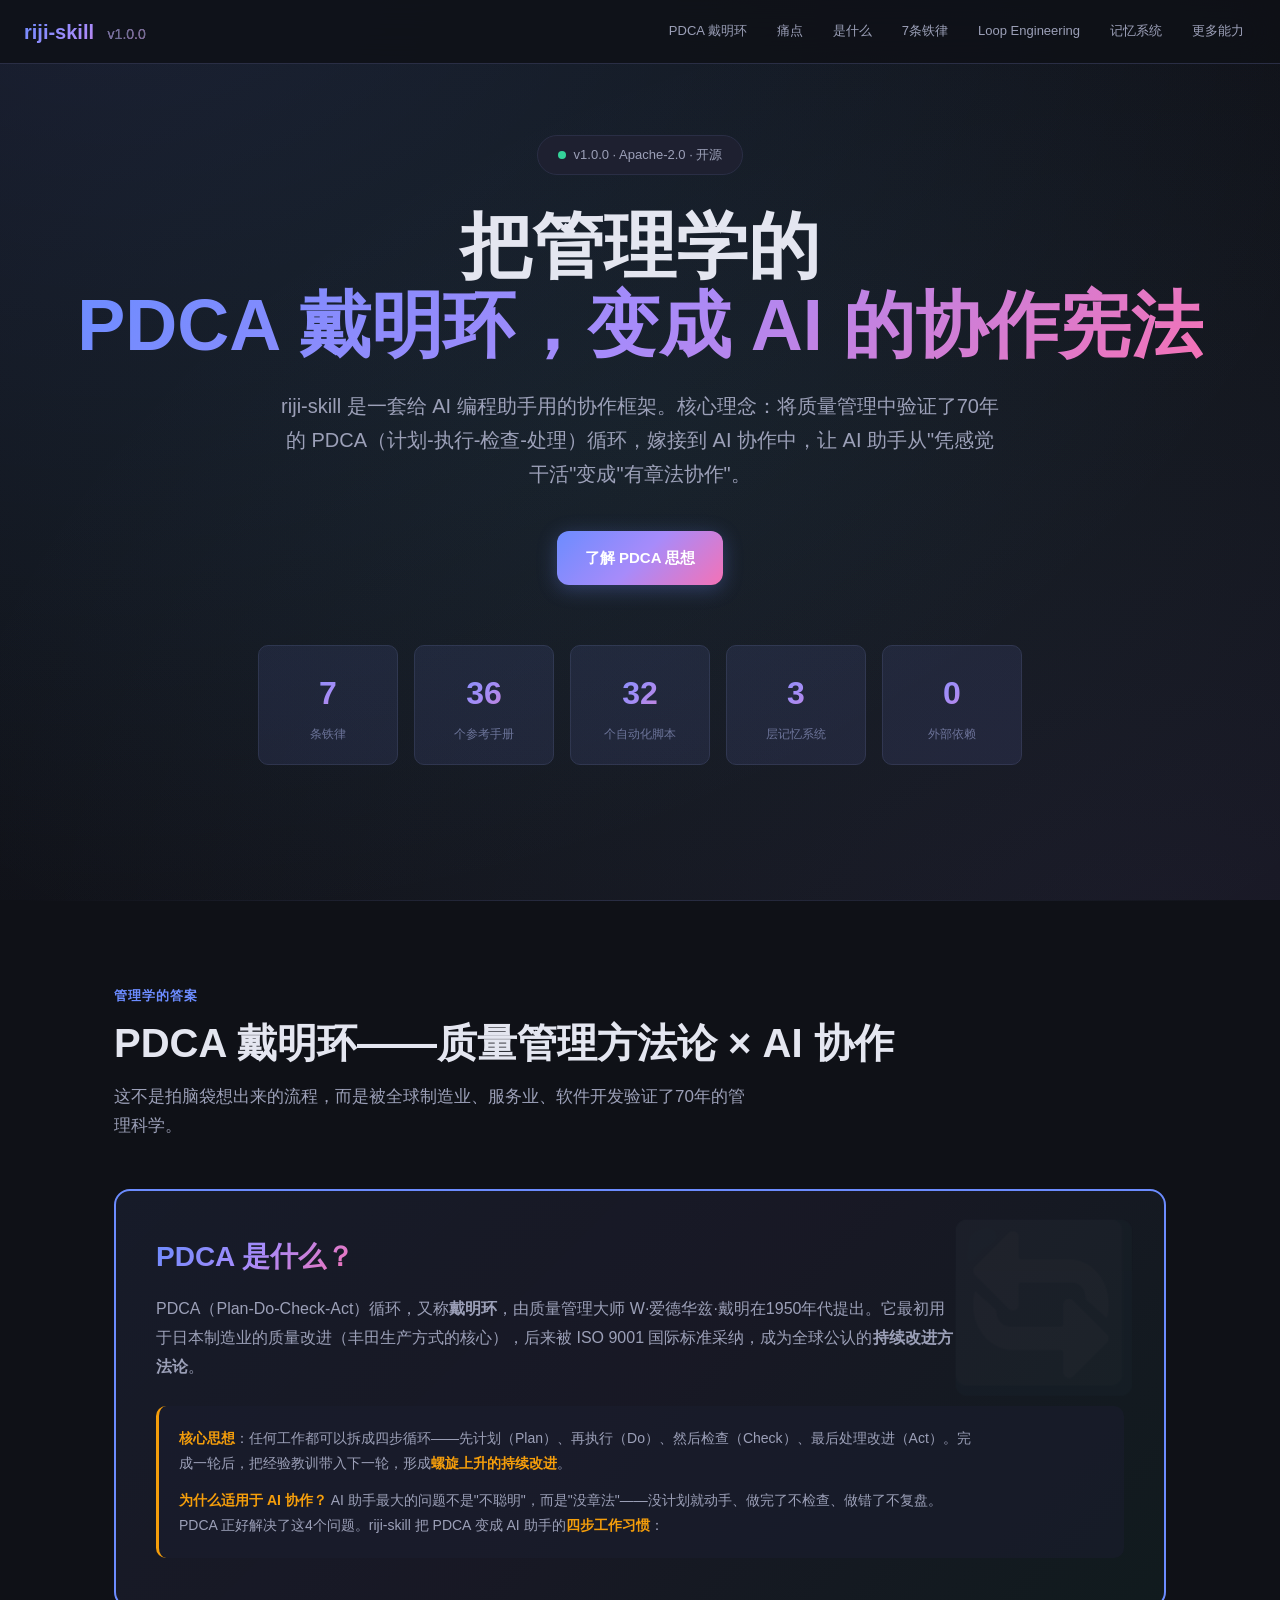
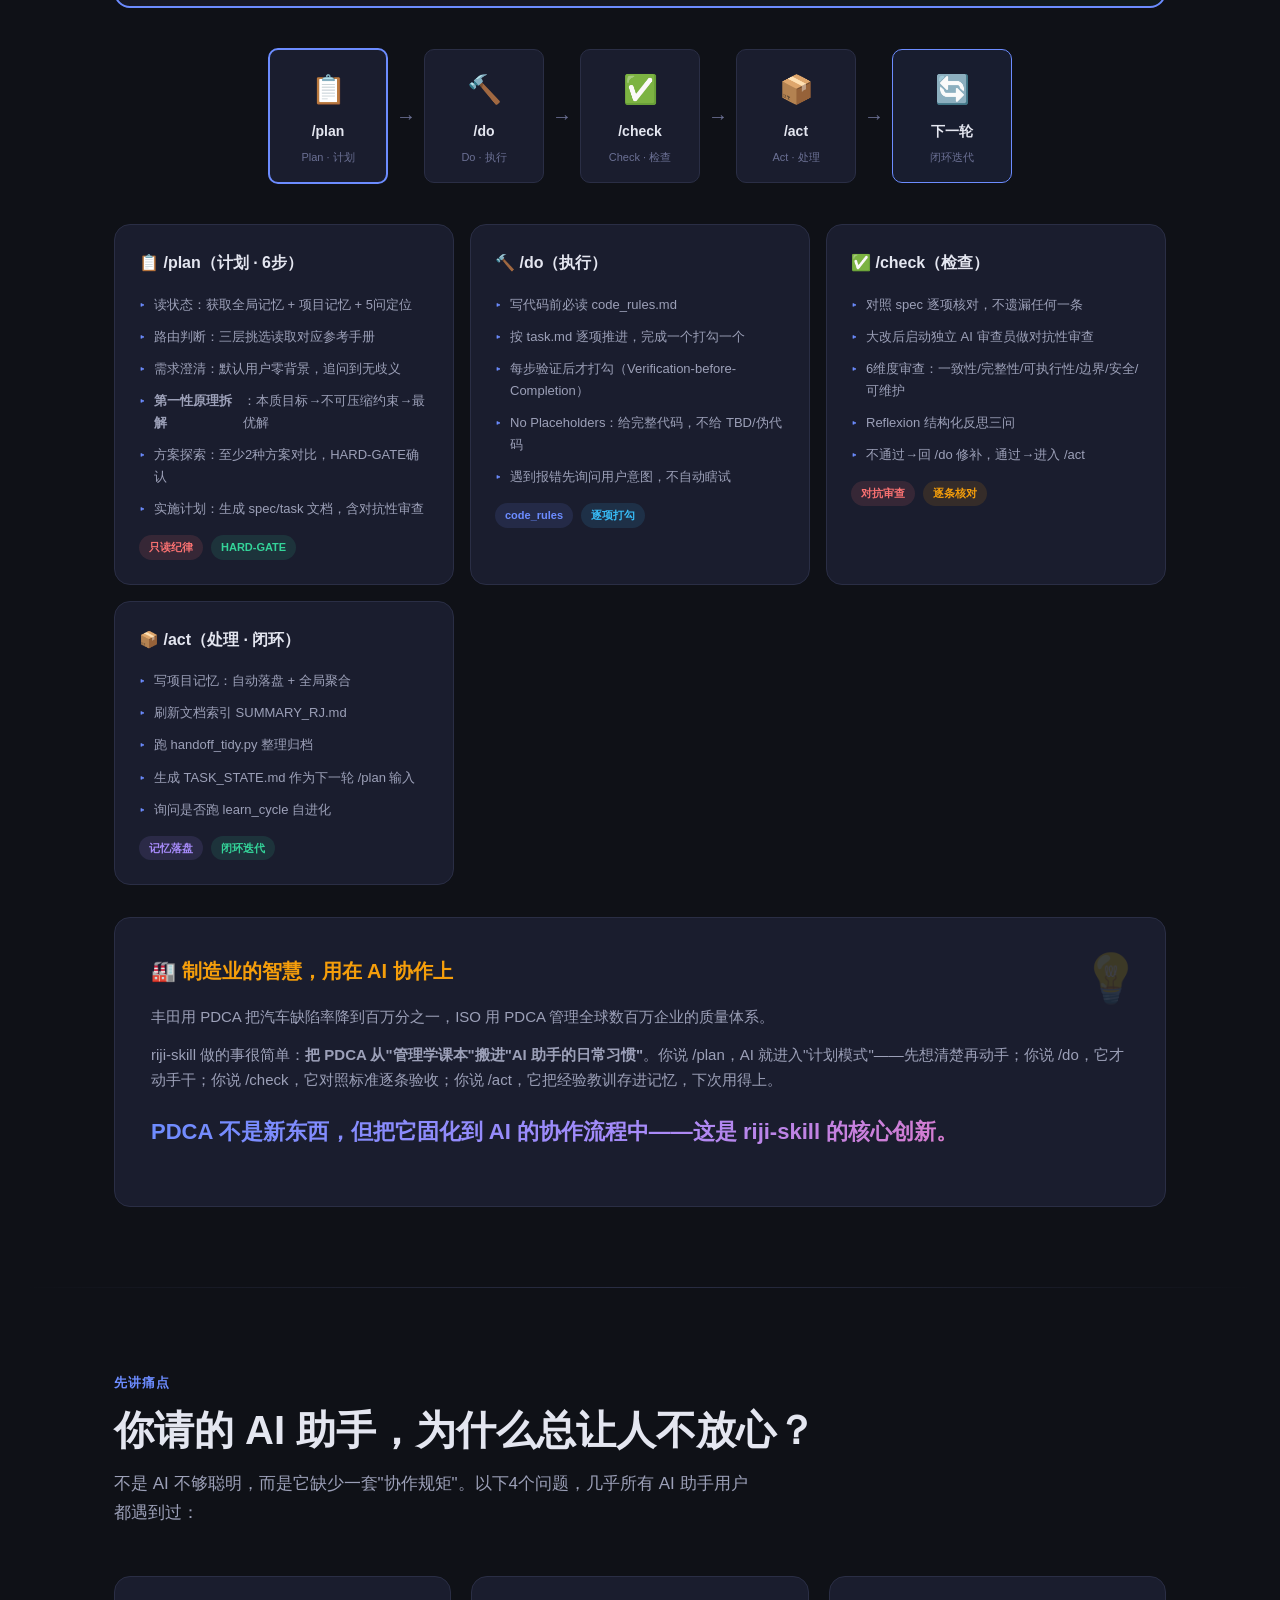
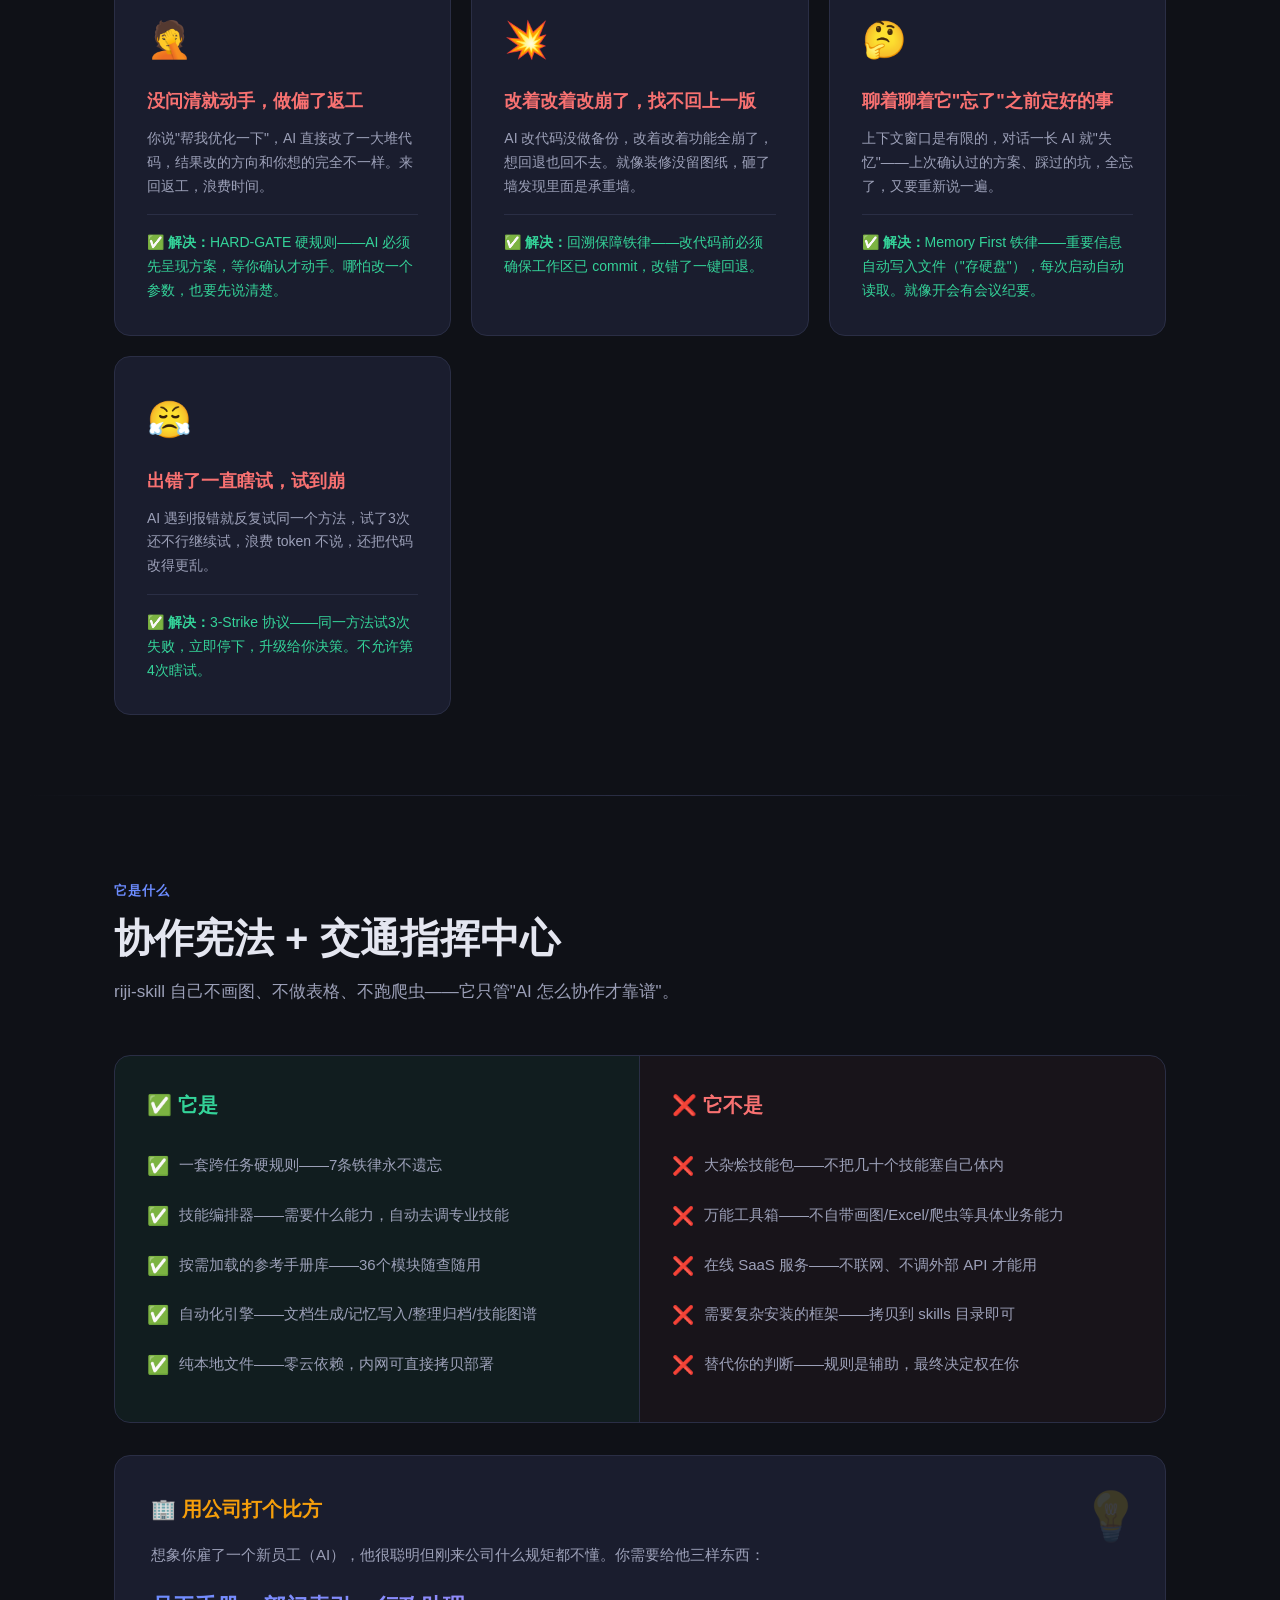
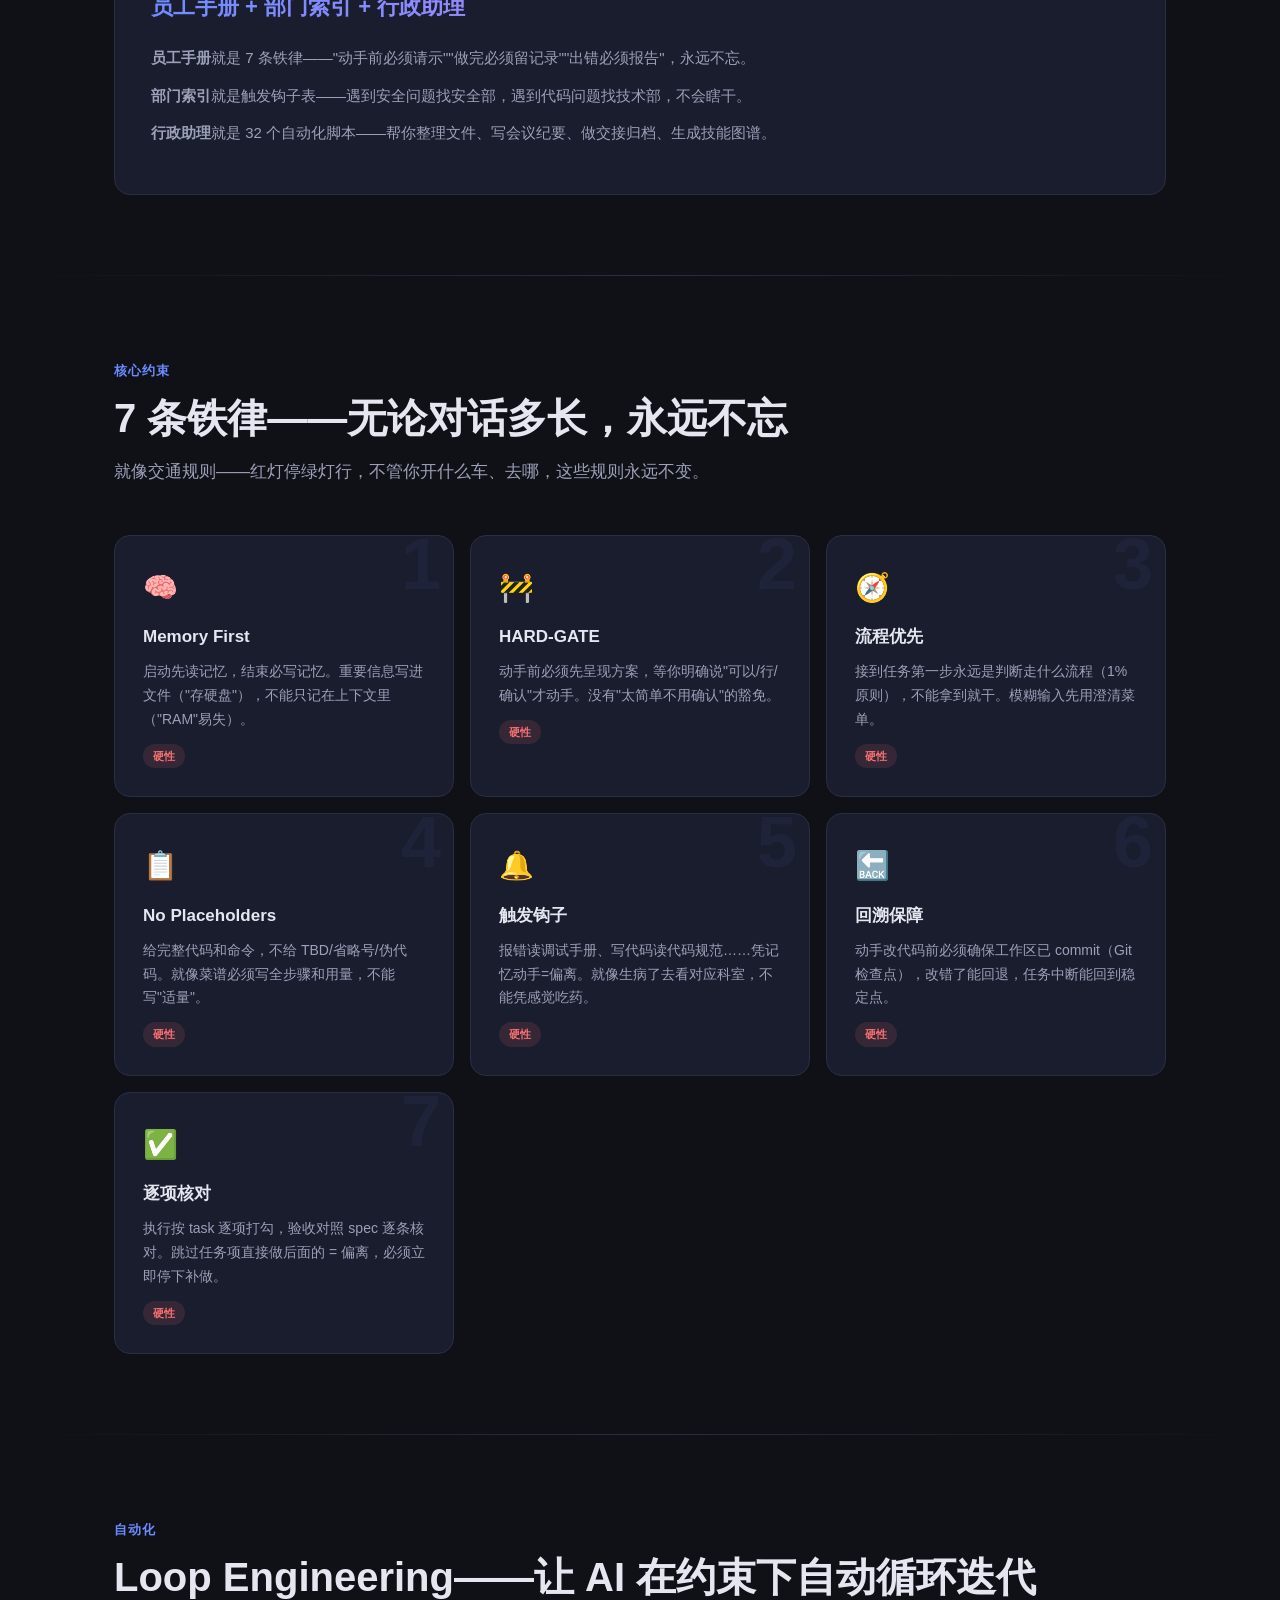
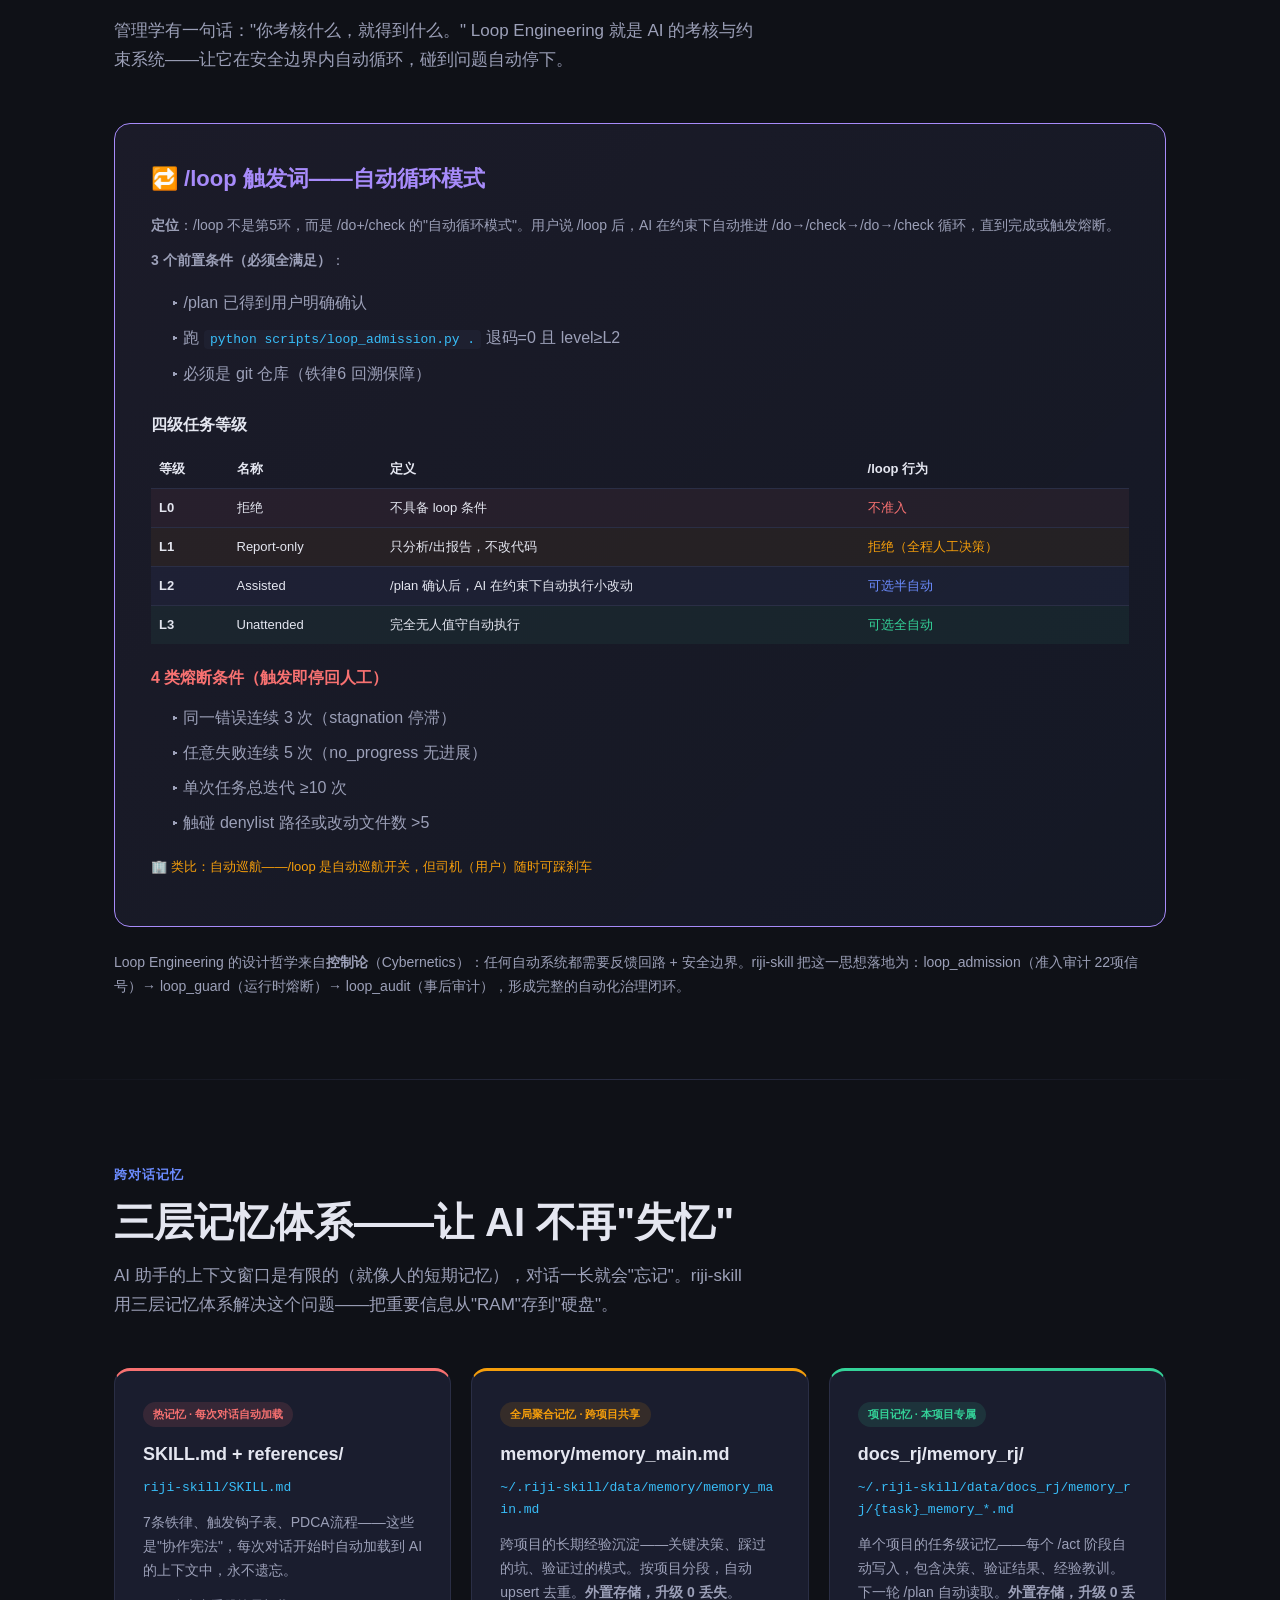
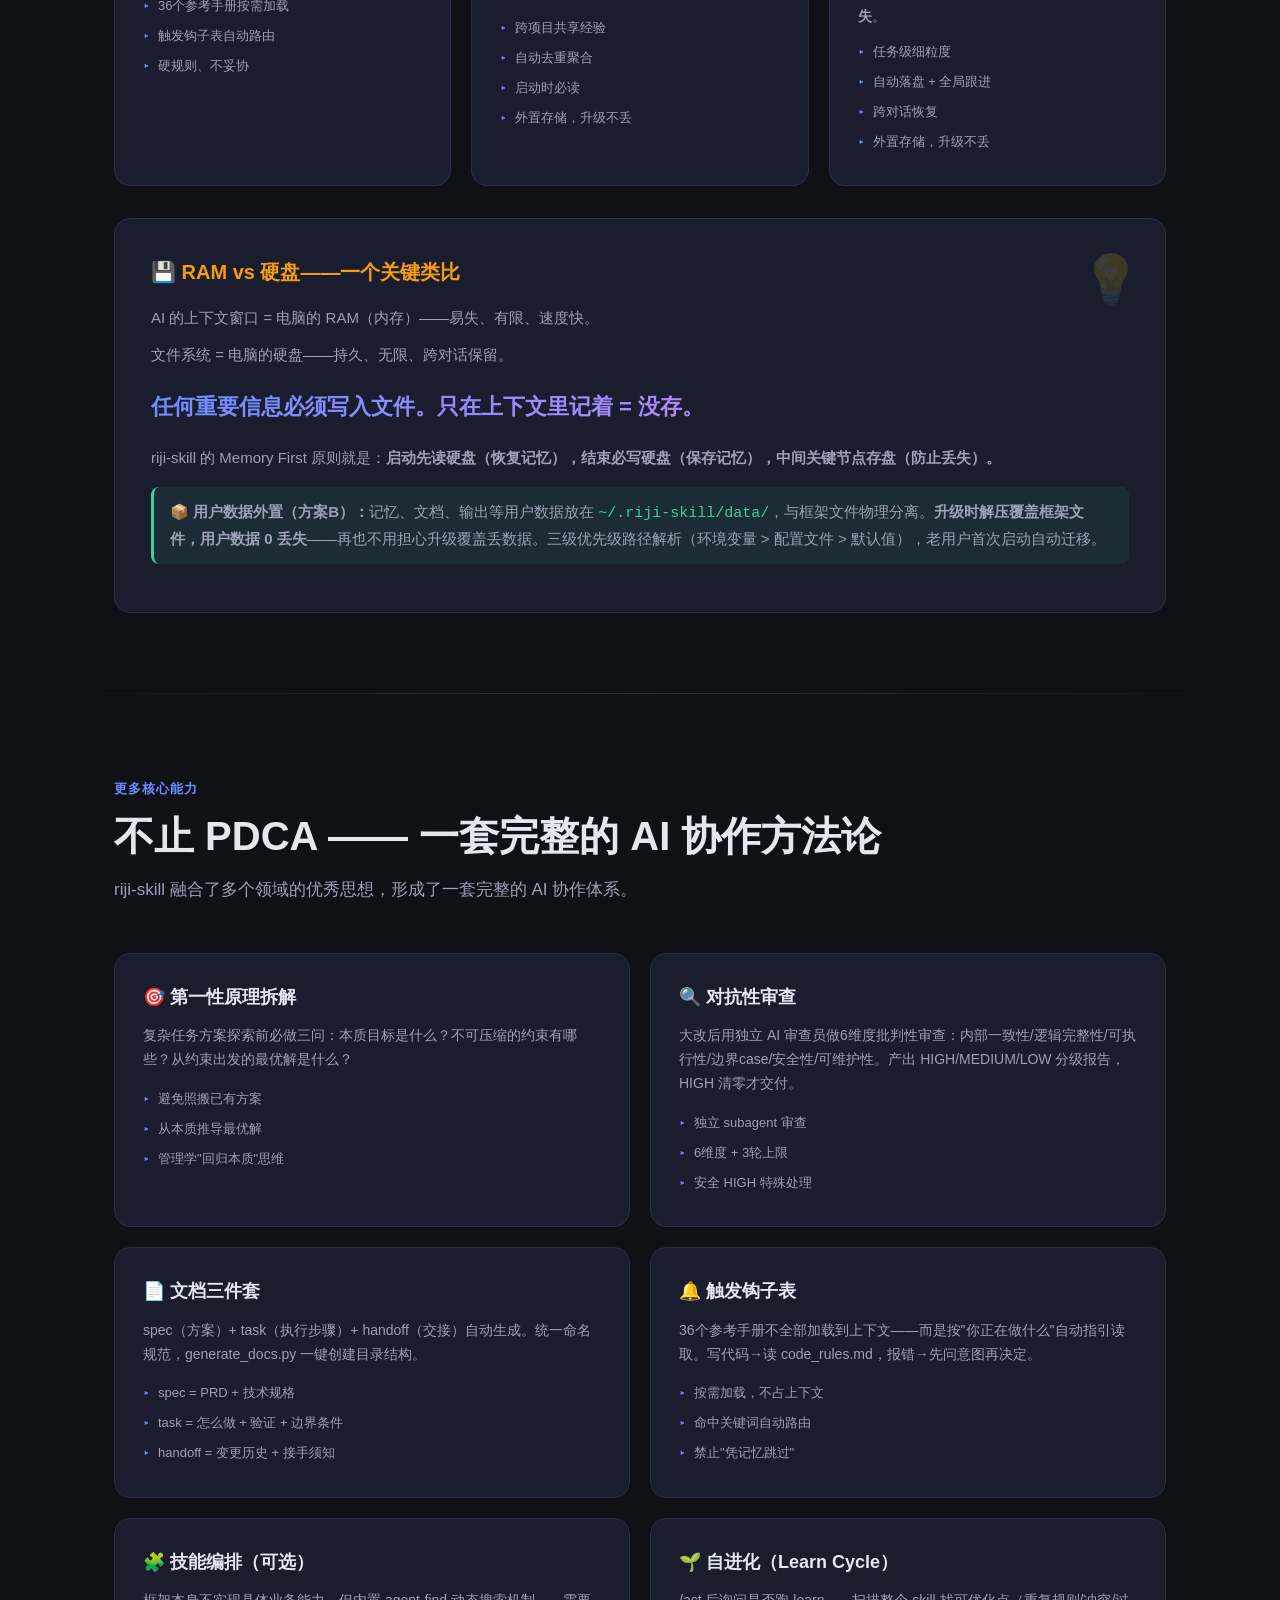
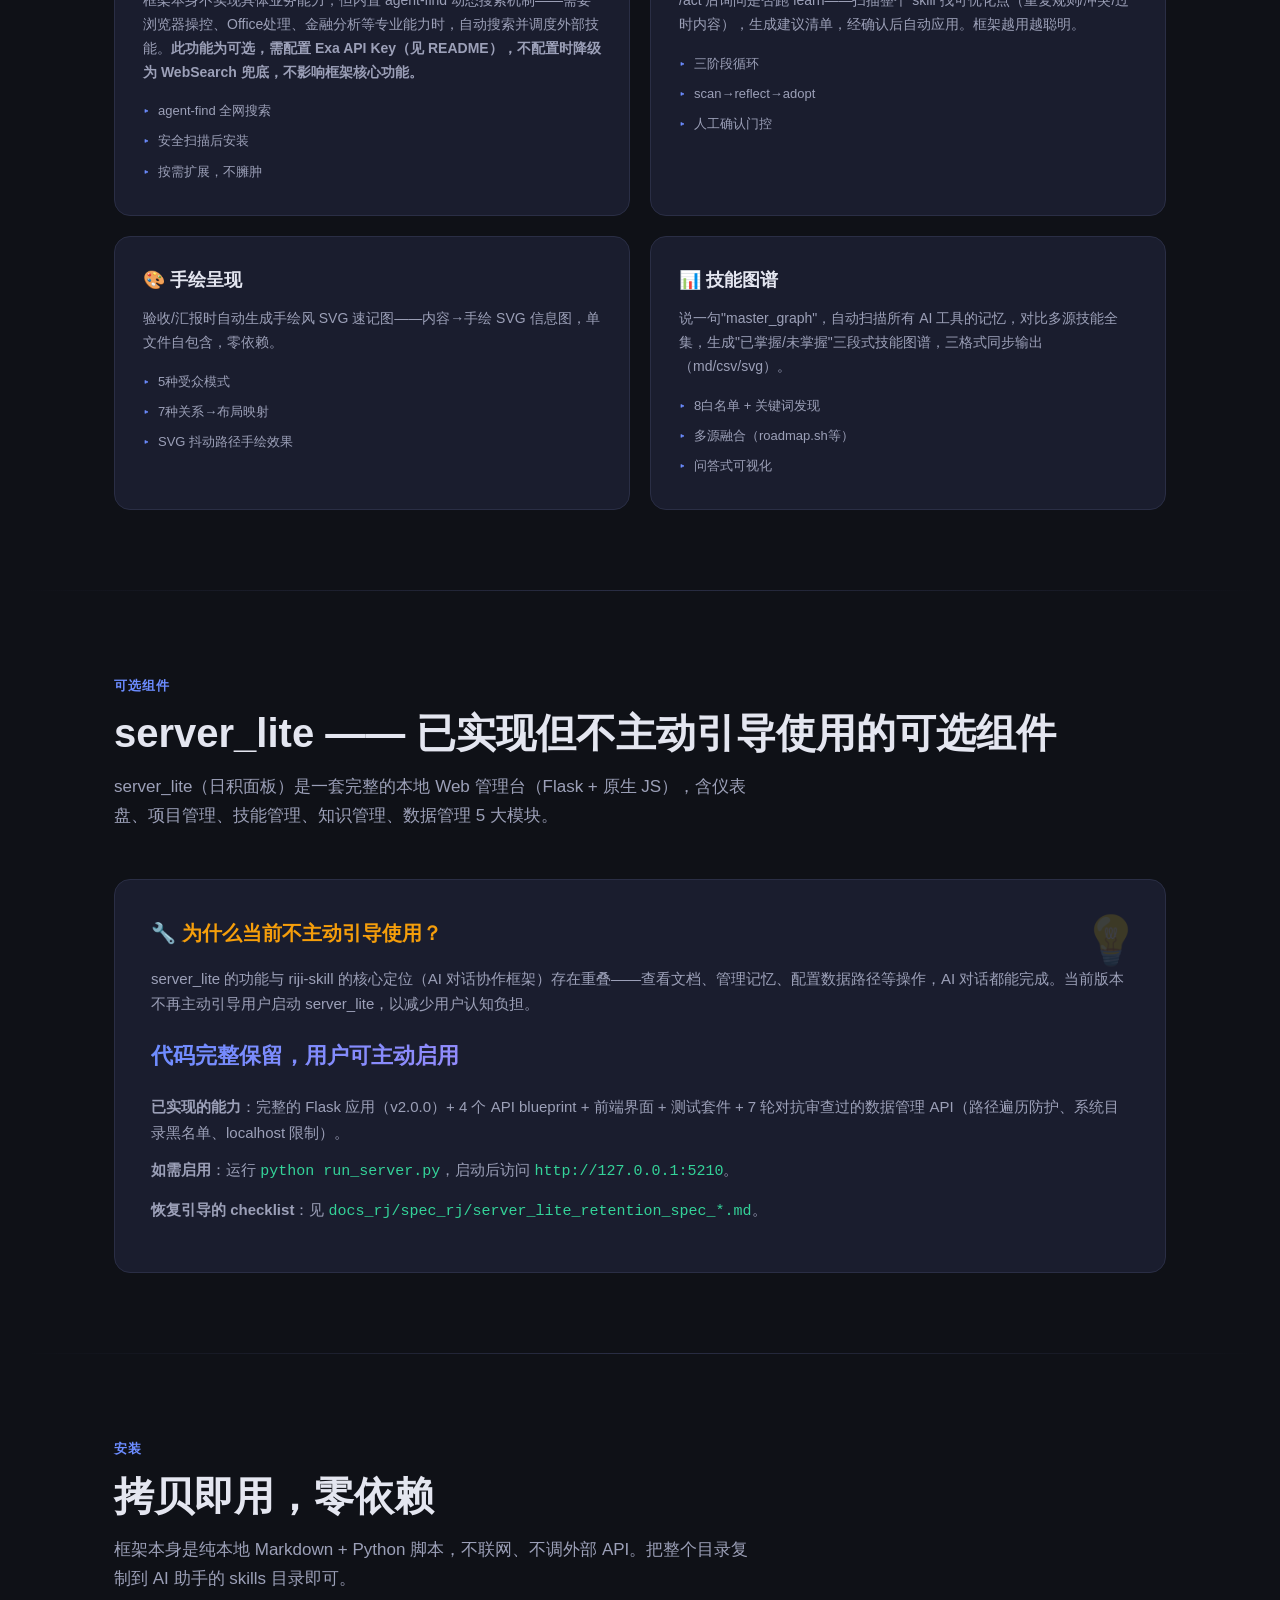
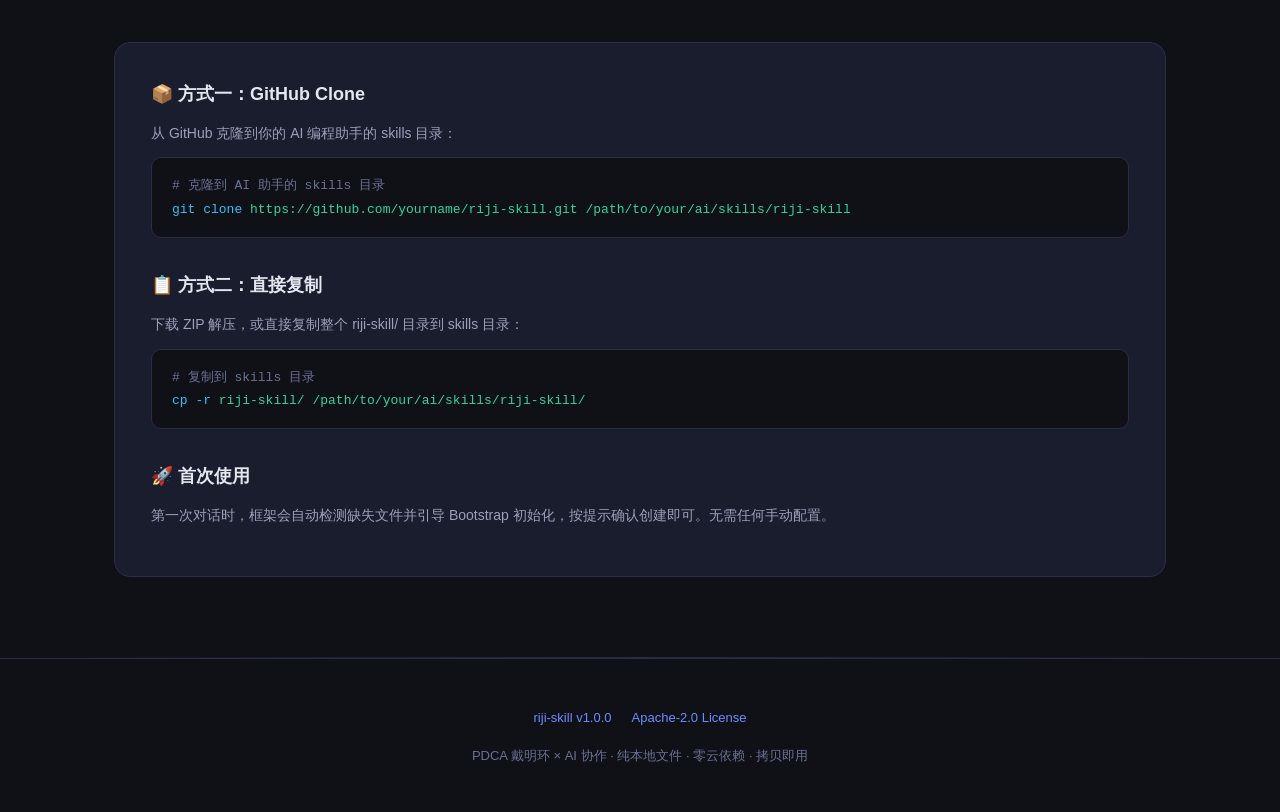
<file: index.html>
<!DOCTYPE html>
<html lang="zh-CN">
<head>
<meta charset="UTF-8">
<meta name="viewport" content="width=device-width, initial-scale=1.0">
<title>riji-skill · AI 协作框架</title>
<meta name="description" content="把管理学的 PDCA 戴明环，变成 AI 助手的协作宪法。一套给 AI 编程助手用的协作框架——7条铁律、Loop Engineering、三层记忆体系、36个参考手册、32个自动化脚本。纯本地文件，零云依赖。">
<meta property="og:title" content="riji-skill · AI 协作框架">
<meta property="og:description" content="把管理学的 PDCA 戴明环，变成 AI 助手的协作宪法。">
<meta property="og:type" content="website">
<style>
*, *::before, *::after { margin: 0; padding: 0; box-sizing: border-box; }
:root {
  --bg: #0f1117; --bg2: #161822; --bg3: #1e2030; --card: #1a1d2e; --card-hover: #222640;
  --border: #2a2e45; --text: #e4e6f0; --text2: #9ca0b8; --text3: #6b7094;
  --accent: #6c8cff; --accent2: #a78bfa; --accent3: #34d399; --accent4: #f59e0b; --accent5: #f87171; --accent6: #38bdf8;
  --gradient1: linear-gradient(135deg, #6c8cff 0%, #a78bfa 50%, #f472b6 100%);
  --gradient2: linear-gradient(135deg, #34d399 0%, #38bdf8 100%);
  --gradient3: linear-gradient(135deg, #f59e0b 0%, #f87171 100%);
  --shadow: 0 4px 24px rgba(0,0,0,.4); --radius: 16px; --radius-sm: 10px;
}
html { scroll-behavior: smooth; scroll-padding-top: 80px; }
body {
  font-family: -apple-system, BlinkMacSystemFont, "Segoe UI", "PingFang SC", "Hiragino Sans GB", "Microsoft YaHei", sans-serif;
  background: var(--bg); color: var(--text); line-height: 1.7; overflow-x: hidden;
}
a { color: var(--accent); text-decoration: none; }
a:hover { color: var(--accent2); }

/* Nav */
nav {
  position: fixed; top: 0; left: 0; right: 0; z-index: 100;
  background: rgba(15,17,23,.85); backdrop-filter: blur(20px);
  border-bottom: 1px solid var(--border); padding: 0 24px; height: 64px;
  display: flex; align-items: center; justify-content: space-between;
}
nav .logo { font-size: 20px; font-weight: 700; background: var(--gradient1); -webkit-background-clip: text; -webkit-text-fill-color: transparent; background-clip: text; }
nav .logo span { font-weight: 400; color: var(--text3); -webkit-text-fill-color: var(--text3); font-size: 14px; margin-left: 8px; }
nav .nav-links { display: flex; gap: 6px; flex-wrap: wrap; }
nav .nav-links a { color: var(--text2); font-size: 13px; padding: 6px 12px; border-radius: 8px; transition: all .2s; }
nav .nav-links a:hover { color: var(--text); background: var(--bg3); }

/* Hero */
.hero {
  min-height: 100vh; display: flex; flex-direction: column;
  align-items: center; justify-content: center; text-align: center;
  padding: 120px 24px 80px; position: relative; overflow: hidden;
}
.hero::before {
  content: ''; position: absolute; top: -50%; left: -50%; width: 200%; height: 200%;
  background: radial-gradient(ellipse at 30% 20%, rgba(108,140,255,.12) 0%, transparent 50%),
              radial-gradient(ellipse at 70% 80%, rgba(167,139,250,.08) 0%, transparent 50%),
              radial-gradient(ellipse at 50% 50%, rgba(52,211,153,.05) 0%, transparent 50%);
  animation: heroGlow 12s ease-in-out infinite alternate;
}
@keyframes heroGlow {
  0% { transform: translate(0,0) rotate(0deg); }
  100% { transform: translate(-2%,2%) rotate(3deg); }
}
.hero-badge {
  display: inline-flex; align-items: center; gap: 8px;
  background: var(--bg3); border: 1px solid var(--border);
  border-radius: 100px; padding: 8px 20px; font-size: 13px; color: var(--text2);
  margin-bottom: 32px; position: relative; z-index: 1;
}
.hero-badge .dot { width: 8px; height: 8px; border-radius: 50%; background: var(--accent3); animation: pulse 2s infinite; }
@keyframes pulse { 0%,100%{opacity:1;} 50%{opacity:.4;} }
.hero h1 { font-size: clamp(40px, 7vw, 72px); font-weight: 800; line-height: 1.1; margin-bottom: 24px; position: relative; z-index: 1; }
.hero h1 .gradient-text { background: var(--gradient1); -webkit-background-clip: text; -webkit-text-fill-color: transparent; background-clip: text; }
.hero .subtitle { font-size: clamp(16px, 2.5vw, 20px); color: var(--text2); max-width: 720px; margin-bottom: 40px; position: relative; z-index: 1; }
.hero .cta-row { display: flex; gap: 16px; flex-wrap: wrap; justify-content: center; position: relative; z-index: 1; }
.btn { display: inline-flex; align-items: center; gap: 8px; padding: 14px 28px; border-radius: 12px; font-size: 15px; font-weight: 600; transition: all .25s; cursor: pointer; border: none; }
.btn-primary { background: var(--gradient1); color: #fff; box-shadow: 0 4px 20px rgba(108,140,255,.3); }
.btn-primary:hover { transform: translateY(-2px); box-shadow: 0 8px 30px rgba(108,140,255,.4); }
.btn-secondary { background: var(--bg3); color: var(--text); border: 1px solid var(--border); }
.btn-secondary:hover { background: var(--card-hover); border-color: var(--accent); }

/* Section Common */
section { padding: 80px 24px; max-width: 1100px; margin: 0 auto; }
.section-label { display: inline-flex; align-items: center; gap: 6px; font-size: 13px; font-weight: 600; text-transform: uppercase; letter-spacing: 1px; color: var(--accent); margin-bottom: 12px; }
.section-title { font-size: clamp(28px, 4vw, 40px); font-weight: 700; margin-bottom: 16px; line-height: 1.2; }
.section-desc { font-size: 17px; color: var(--text2); max-width: 640px; margin-bottom: 48px; }

/* Pain Points */
.pain-grid { display: grid; grid-template-columns: repeat(auto-fit, minmax(280px,1fr)); gap: 20px; }
.pain-card { background: var(--card); border: 1px solid var(--border); border-radius: var(--radius); padding: 32px; transition: all .3s; }
.pain-card:hover { background: var(--card-hover); border-color: var(--accent5); transform: translateY(-4px); box-shadow: var(--shadow); }
.pain-icon { font-size: 36px; margin-bottom: 16px; }
.pain-card h3 { font-size: 18px; margin-bottom: 10px; color: var(--accent5); }
.pain-card p { font-size: 14px; color: var(--text2); }
.pain-card .solution { margin-top: 16px; padding-top: 16px; border-top: 1px solid var(--border); font-size: 14px; color: var(--accent3); }
.pain-card .solution::before { content: '✅ 解决：'; font-weight: 600; }

/* Is / Is Not */
.compare-table { display: grid; grid-template-columns: 1fr 1fr; gap: 0; border-radius: var(--radius); overflow: hidden; border: 1px solid var(--border); margin-bottom: 32px; }
.compare-col { padding: 32px; }
.compare-col.yes { background: rgba(52,211,153,.06); border-right: 1px solid var(--border); }
.compare-col.no { background: rgba(248,113,113,.04); }
.compare-col h3 { font-size: 20px; margin-bottom: 20px; display: flex; align-items: center; gap: 10px; }
.compare-col.yes h3 { color: var(--accent3); }
.compare-col.no h3 { color: var(--accent5); }
.compare-col ul { list-style: none; }
.compare-col li { padding: 10px 0; font-size: 15px; color: var(--text2); display: flex; align-items: flex-start; gap: 10px; }
.compare-col li::before { font-size: 18px; flex-shrink: 0; margin-top: -1px; }
.compare-col.yes li::before { content: '✅'; }
.compare-col.no li::before { content: '❌'; }

/* Analogy Box */
.analogy-box { background: var(--card); border: 1px solid var(--border); border-radius: var(--radius); padding: 36px; position: relative; overflow: hidden; }
.analogy-box::before { content: '💡'; position: absolute; top: 20px; right: 24px; font-size: 48px; opacity: .15; }
.analogy-box h3 { font-size: 20px; margin-bottom: 16px; color: var(--accent4); }
.analogy-box p { font-size: 15px; color: var(--text2); margin-bottom: 12px; }
.analogy-box .big-text { font-size: 22px; font-weight: 700; color: var(--text); background: var(--gradient1); -webkit-background-clip: text; -webkit-text-fill-color: transparent; background-clip: text; margin: 20px 0; }

/* PDCA Section */
.pdca-hero {
  background: linear-gradient(135deg, rgba(108,140,255,.08) 0%, rgba(167,139,250,.06) 50%, rgba(52,211,153,.05) 100%);
  border: 2px solid var(--accent); border-radius: var(--radius); padding: 48px 40px; margin: 32px 0; position: relative; overflow: hidden;
}
.pdca-hero::before { content: '🔄'; position: absolute; top: -20px; right: 20px; font-size: 160px; opacity: .04; }
.pdca-hero h3 { font-size: 28px; font-weight: 800; margin-bottom: 20px; line-height: 1.3; }
.pdca-hero h3 .hl { background: var(--gradient1); -webkit-background-clip: text; -webkit-text-fill-color: transparent; background-clip: text; }
.pdca-hero p { font-size: 16px; color: var(--text2); line-height: 1.8; max-width: 800px; }
.pdca-hero .pdca-history { margin-top: 24px; padding: 20px; background: rgba(26,29,46,.6); border-radius: var(--radius-sm); border-left: 3px solid var(--accent4); }
.pdca-hero .pdca-history p { font-size: 14px; color: var(--text2); }
.pdca-hero .pdca-history strong { color: var(--accent4); }

/* Rules Grid */
.rules-grid { display: grid; grid-template-columns: repeat(auto-fit, minmax(300px,1fr)); gap: 16px; }
.rule-card { background: var(--card); border: 1px solid var(--border); border-radius: var(--radius); padding: 28px; transition: all .3s; position: relative; overflow: hidden; }
.rule-card:hover { border-color: var(--accent); transform: translateY(-3px); box-shadow: var(--shadow); }
.rule-num { position: absolute; top: -8px; right: 12px; font-size: 72px; font-weight: 900; color: var(--accent); opacity: .06; line-height: 1; }
.rule-card .rule-icon { font-size: 28px; margin-bottom: 12px; }
.rule-card h3 { font-size: 17px; margin-bottom: 8px; }
.rule-card p { font-size: 14px; color: var(--text2); }
.rule-card .rule-tag { display: inline-block; font-size: 11px; padding: 3px 10px; border-radius: 100px; margin-top: 12px; font-weight: 600; }
.tag-hard { background: rgba(248,113,113,.12); color: var(--accent5); }
.tag-soft { background: rgba(108,140,255,.12); color: var(--accent); }

/* Spine Flow */
.spine-flow { display: flex; align-items: center; gap: 8px; flex-wrap: wrap; justify-content: center; margin-bottom: 40px; }
.spine-step { background: var(--card); border: 1px solid var(--border); border-radius: var(--radius-sm); padding: 16px 20px; text-align: center; min-width: 120px; transition: all .3s; }
.spine-step:hover { border-color: var(--accent); transform: scale(1.05); }
.spine-step .step-icon { font-size: 28px; margin-bottom: 6px; }
.spine-step .step-name { font-size: 14px; font-weight: 600; }
.spine-step .step-desc { font-size: 11px; color: var(--text3); margin-top: 4px; }
.spine-arrow { font-size: 20px; color: var(--text3); }
.spine-phases { display: grid; grid-template-columns: repeat(auto-fit, minmax(320px,1fr)); gap: 16px; }
.phase-card { background: var(--card); border: 1px solid var(--border); border-radius: var(--radius); padding: 24px; }
.phase-card h4 { font-size: 16px; margin-bottom: 12px; display: flex; align-items: center; gap: 8px; }
.phase-card ul { list-style: none; }
.phase-card li { font-size: 13px; color: var(--text2); padding: 5px 0; display: flex; align-items: flex-start; gap: 8px; }
.phase-card li::before { content: '▸'; color: var(--accent); flex-shrink: 0; }

/* Loop Engineering */
.loop-box { background: linear-gradient(135deg, rgba(167,139,250,.08) 0%, rgba(108,140,255,.06) 100%); border: 1px solid var(--accent2); border-radius: var(--radius); padding: 36px; margin-top: 32px; }
.loop-box h3 { font-size: 22px; margin-bottom: 16px; color: var(--accent2); }
.loop-box p { font-size: 14px; color: var(--text2); margin-bottom: 12px; }
.loop-box .code-block { background: var(--bg); border: 1px solid var(--border); border-radius: var(--radius-sm); padding: 16px 20px; font-family: "Cascadia Code", Consolas, monospace; font-size: 13px; color: var(--accent3); overflow-x: auto; line-height: 1.8; margin: 12px 0; }

/* Memory System */
.memory-layers { display: grid; grid-template-columns: repeat(auto-fit, minmax(280px,1fr)); gap: 20px; }
.memory-layer { background: var(--card); border-radius: var(--radius); padding: 28px; border: 1px solid var(--border); position: relative; overflow: hidden; }
.memory-layer.hot { border-top: 3px solid var(--accent5); }
.memory-layer.warm { border-top: 3px solid var(--accent4); }
.memory-layer.cold { border-top: 3px solid var(--accent3); }
.memory-layer .layer-badge { display: inline-block; font-size: 11px; padding: 3px 10px; border-radius: 100px; font-weight: 700; margin-bottom: 12px; }
.memory-layer.hot .layer-badge { background: rgba(248,113,113,.12); color: var(--accent5); }
.memory-layer.warm .layer-badge { background: rgba(245,158,11,.12); color: var(--accent4); }
.memory-layer.cold .layer-badge { background: rgba(52,211,153,.12); color: var(--accent3); }
.memory-layer h4 { font-size: 18px; margin-bottom: 8px; }
.memory-layer .layer-file { font-family: monospace; font-size: 13px; color: var(--accent6); margin-bottom: 12px; word-break: break-all; }
.memory-layer p { font-size: 14px; color: var(--text2); margin-bottom: 8px; }
.memory-layer ul { list-style: none; }
.memory-layer li { font-size: 13px; color: var(--text2); padding: 4px 0; display: flex; gap: 8px; }
.memory-layer li::before { content: '▸'; color: var(--accent); flex-shrink: 0; }

/* Install */
.install-box { background: var(--card); border: 1px solid var(--border); border-radius: var(--radius); padding: 36px; }
.install-method { margin-bottom: 32px; }
.install-method:last-child { margin-bottom: 0; }
.install-method h4 { font-size: 18px; margin-bottom: 12px; display: flex; align-items: center; gap: 10px; }
.install-method p { font-size: 14px; color: var(--text2); margin-bottom: 12px; }
.code-block { background: var(--bg); border: 1px solid var(--border); border-radius: var(--radius-sm); padding: 16px 20px; font-family: "Cascadia Code", Consolas, monospace; font-size: 13px; color: var(--accent3); overflow-x: auto; line-height: 1.8; }
.code-block .comment { color: var(--text3); }
.code-block .cmd { color: var(--accent6); }

/* Stats */
.stats-row { display: grid; grid-template-columns: repeat(auto-fit, minmax(140px,1fr)); gap: 16px; margin: 40px 0; }
.stat-item { background: var(--card); border: 1px solid var(--border); border-radius: var(--radius-sm); padding: 20px; text-align: center; }
.stat-num { font-size: 32px; font-weight: 800; background: var(--gradient1); -webkit-background-clip: text; -webkit-text-fill-color: transparent; background-clip: text; }
.stat-label { font-size: 12px; color: var(--text3); margin-top: 4px; }

/* Badges */
.badge-row { display: flex; gap: 8px; flex-wrap: wrap; margin-top: 8px; }
.mini-badge { font-size: 11px; padding: 3px 10px; border-radius: 100px; font-weight: 600; }
.mb-blue { background: rgba(108,140,255,.12); color: var(--accent); }
.mb-green { background: rgba(52,211,153,.12); color: var(--accent3); }
.mb-yellow { background: rgba(245,158,11,.12); color: var(--accent4); }
.mb-red { background: rgba(248,113,113,.12); color: var(--accent5); }
.mb-cyan { background: rgba(56,189,248,.12); color: var(--accent6); }
.mb-purple { background: rgba(167,139,250,.12); color: var(--accent2); }

/* Footer */
footer { text-align: center; padding: 48px 24px; border-top: 1px solid var(--border); color: var(--text3); font-size: 13px; }
footer .footer-links { display: flex; gap: 20px; justify-content: center; margin-bottom: 16px; flex-wrap: wrap; }

/* Divider */
.divider { height: 1px; background: linear-gradient(90deg, transparent, var(--border), transparent); margin: 0 24px; }

/* Feature Grid */
.feature-grid { display: grid; grid-template-columns: repeat(auto-fit, minmax(480px,1fr)); gap: 20px; }
.feature-card { background: var(--card); border: 1px solid var(--border); border-radius: var(--radius); padding: 28px; transition: all .3s; }
.feature-card:hover { border-color: var(--accent2); box-shadow: var(--shadow); }
.feature-card h4 { font-size: 18px; margin-bottom: 12px; display: flex; align-items: center; gap: 10px; }
.feature-card p { font-size: 14px; color: var(--text2); line-height: 1.7; }
.feature-card ul { list-style: none; margin-top: 12px; }
.feature-card li { font-size: 13px; color: var(--text2); padding: 4px 0; display: flex; gap: 8px; }
.feature-card li::before { content: '▸'; color: var(--accent); flex-shrink: 0; }

/* Fade-in Animation */
.fade-in { opacity: 0; transform: translateY(30px); transition: opacity .6s ease, transform .6s ease; }
.fade-in.visible { opacity: 1; transform: translateY(0); }

/* Scrollbar */
::-webkit-scrollbar { width: 8px; }
::-webkit-scrollbar-track { background: var(--bg); }
::-webkit-scrollbar-thumb { background: var(--border); border-radius: 4px; }
::-webkit-scrollbar-thumb:hover { background: var(--text3); }

/* Responsive */
@media (max-width: 768px) {
  nav { padding: 8px 12px; height: auto; flex-wrap: wrap; gap: 6px; }
  nav .nav-links { gap: 4px; }
  nav .nav-links a { font-size: 12px; padding: 4px 8px; }
  .hero { padding: 100px 16px 56px; min-height: auto; }
  .hero h1 { font-size: 34px; }
  section { padding: 48px 16px; }
  .section-title { font-size: 25px; }
  .compare-table { grid-template-columns: 1fr; }
  .compare-col.yes { border-right: none; border-bottom: 1px solid var(--border); }
  .spine-flow { flex-direction: column; align-items: stretch; }
  .spine-arrow { transform: rotate(90deg); margin: 6px 0; }
  .feature-grid { grid-template-columns: 1fr; }
  .pdca-hero { padding: 28px 20px; }
  .pdca-hero h3 { font-size: 22px; }
}
</style>
</head>
<body>

<!-- Navigation -->
<nav>
  <div class="logo">riji-skill <span>v1.0.0</span></div>
  <div class="nav-links">
    <a href="#pdca">PDCA 戴明环</a>
    <a href="#pain">痛点</a>
    <a href="#what">是什么</a>
    <a href="#rules">7条铁律</a>
    <a href="#loop">Loop Engineering</a>
    <a href="#memory">记忆系统</a>
    <a href="#features">更多能力</a>
  </div>
</nav>

<!-- ===== Hero ===== -->
<section class="hero" style="max-width:100%;padding-left:24px;padding-right:24px;">
  <div class="hero-badge"><span class="dot"></span> v1.0.0 · Apache-2.0 · 开源</div>
  <h1>把管理学的<br><span class="gradient-text">PDCA 戴明环，变成 AI 的协作宪法</span></h1>
  <p class="subtitle">riji-skill 是一套给 AI 编程助手用的协作框架。核心理念：将质量管理中验证了70年的 PDCA（计划-执行-检查-处理）循环，嫁接到 AI 协作中，让 AI 助手从"凭感觉干活"变成"有章法协作"。</p>
  <div class="cta-row">
    <a href="#pdca" class="btn btn-primary">了解 PDCA 思想</a>
  </div>
  <div class="stats-row" style="max-width:800px;margin-top:60px;">
    <div class="stat-item"><div class="stat-num">7</div><div class="stat-label">条铁律</div></div>
    <div class="stat-item"><div class="stat-num">36</div><div class="stat-label">个参考手册</div></div>
    <div class="stat-item"><div class="stat-num">32</div><div class="stat-label">个自动化脚本</div></div>
    <div class="stat-item"><div class="stat-num">3</div><div class="stat-label">层记忆系统</div></div>
    <div class="stat-item"><div class="stat-num">0</div><div class="stat-label">外部依赖</div></div>
  </div>
</section>

<div class="divider"></div>

<!-- ===== PDCA 戴明环 ===== -->
<section id="pdca" class="fade-in">
  <div class="section-label">管理学的答案</div>
  <h2 class="section-title">PDCA 戴明环——质量管理方法论 × AI 协作</h2>
  <p class="section-desc">这不是拍脑袋想出来的流程，而是被全球制造业、服务业、软件开发验证了70年的管理科学。</p>

  <div class="pdca-hero">
    <h3><span class="hl">PDCA 是什么？</span></h3>
    <p>PDCA（Plan-Do-Check-Act）循环，又称<strong>戴明环</strong>，由质量管理大师 W·爱德华兹·戴明在1950年代提出。它最初用于日本制造业的质量改进（丰田生产方式的核心），后来被 ISO 9001 国际标准采纳，成为全球公认的<strong>持续改进方法论</strong>。</p>
    <div class="pdca-history">
      <p><strong>核心思想</strong>：任何工作都可以拆成四步循环——先计划（Plan）、再执行（Do）、然后检查（Check）、最后处理改进（Act）。完成一轮后，把经验教训带入下一轮，形成<strong>螺旋上升的持续改进</strong>。</p>
      <p style="margin-top:12px;"><strong>为什么适用于 AI 协作？</strong> AI 助手最大的问题不是"不聪明"，而是"没章法"——没计划就动手、做完了不检查、做错了不复盘。PDCA 正好解决了这4个问题。riji-skill 把 PDCA 变成 AI 助手的<strong>四步工作习惯</strong>：</p>
    </div>
  </div>

  <div class="spine-flow" style="margin-top:40px;">
    <div class="spine-step" style="border-color:var(--accent);border-width:2px;">
      <div class="step-icon">📋</div>
      <div class="step-name">/plan</div>
      <div class="step-desc">Plan · 计划</div>
    </div>
    <div class="spine-arrow">→</div>
    <div class="spine-step">
      <div class="step-icon">🔨</div>
      <div class="step-name">/do</div>
      <div class="step-desc">Do · 执行</div>
    </div>
    <div class="spine-arrow">→</div>
    <div class="spine-step">
      <div class="step-icon">✅</div>
      <div class="step-name">/check</div>
      <div class="step-desc">Check · 检查</div>
    </div>
    <div class="spine-arrow">→</div>
    <div class="spine-step">
      <div class="step-icon">📦</div>
      <div class="step-name">/act</div>
      <div class="step-desc">Act · 处理</div>
    </div>
    <div class="spine-arrow">→</div>
    <div class="spine-step" style="background:rgba(108,140,255,.1);border-color:var(--accent);">
      <div class="step-icon">🔄</div>
      <div class="step-name">下一轮</div>
      <div class="step-desc">闭环迭代</div>
    </div>
  </div>

  <div class="spine-phases">
    <div class="phase-card">
      <h4>📋 /plan（计划 · 6步）</h4>
      <ul>
        <li>读状态：获取全局记忆 + 项目记忆 + 5问定位</li>
        <li>路由判断：三层挑选读取对应参考手册</li>
        <li>需求澄清：默认用户零背景，追问到无歧义</li>
        <li><strong>第一性原理拆解</strong>：本质目标→不可压缩约束→最优解</li>
        <li>方案探索：至少2种方案对比，HARD-GATE确认</li>
        <li>实施计划：生成 spec/task 文档，含对抗性审查</li>
      </ul>
      <div class="badge-row" style="margin-top:10px;"><span class="mini-badge mb-red">只读纪律</span><span class="mini-badge mb-green">HARD-GATE</span></div>
    </div>
    <div class="phase-card">
      <h4>🔨 /do（执行）</h4>
      <ul>
        <li>写代码前必读 code_rules.md</li>
        <li>按 task.md 逐项推进，完成一个打勾一个</li>
        <li>每步验证后才打勾（Verification-before-Completion）</li>
        <li>No Placeholders：给完整代码，不给 TBD/伪代码</li>
        <li>遇到报错先询问用户意图，不自动瞎试</li>
      </ul>
      <div class="badge-row" style="margin-top:10px;"><span class="mini-badge mb-blue">code_rules</span><span class="mini-badge mb-cyan">逐项打勾</span></div>
    </div>
    <div class="phase-card">
      <h4>✅ /check（检查）</h4>
      <ul>
        <li>对照 spec 逐项核对，不遗漏任何一条</li>
        <li>大改后启动独立 AI 审查员做对抗性审查</li>
        <li>6维度审查：一致性/完整性/可执行性/边界/安全/可维护</li>
        <li>Reflexion 结构化反思三问</li>
        <li>不通过→回 /do 修补，通过→进入 /act</li>
      </ul>
      <div class="badge-row" style="margin-top:10px;"><span class="mini-badge mb-red">对抗审查</span><span class="mini-badge mb-yellow">逐条核对</span></div>
    </div>
    <div class="phase-card">
      <h4>📦 /act（处理 · 闭环）</h4>
      <ul>
        <li>写项目记忆：自动落盘 + 全局聚合</li>
        <li>刷新文档索引 SUMMARY_RJ.md</li>
        <li>跑 handoff_tidy.py 整理归档</li>
        <li>生成 TASK_STATE.md 作为下一轮 /plan 输入</li>
        <li>询问是否跑 learn_cycle 自进化</li>
      </ul>
      <div class="badge-row" style="margin-top:10px;"><span class="mini-badge mb-purple">记忆落盘</span><span class="mini-badge mb-green">闭环迭代</span></div>
    </div>
  </div>

  <div class="analogy-box" style="margin-top:32px;">
    <h3>🏭 制造业的智慧，用在 AI 协作上</h3>
    <p>丰田用 PDCA 把汽车缺陷率降到百万分之一，ISO 用 PDCA 管理全球数百万企业的质量体系。</p>
    <p>riji-skill 做的事很简单：<strong>把 PDCA 从"管理学课本"搬进"AI 助手的日常习惯"</strong>。你说 /plan，AI 就进入"计划模式"——先想清楚再动手；你说 /do，它才动手干；你说 /check，它对照标准逐条验收；你说 /act，它把经验教训存进记忆，下次用得上。</p>
    <p class="big-text">PDCA 不是新东西，但把它固化到 AI 的协作流程中——这是 riji-skill 的核心创新。</p>
  </div>
</section>

<div class="divider"></div>

<!-- ===== Pain Points ===== -->
<section id="pain" class="fade-in">
  <div class="section-label">先讲痛点</div>
  <h2 class="section-title">你请的 AI 助手，为什么总让人不放心？</h2>
  <p class="section-desc">不是 AI 不够聪明，而是它缺少一套"协作规矩"。以下4个问题，几乎所有 AI 助手用户都遇到过：</p>
  <div class="pain-grid">
    <div class="pain-card">
      <div class="pain-icon">🤦</div>
      <h3>没问清就动手，做偏了返工</h3>
      <p>你说"帮我优化一下"，AI 直接改了一大堆代码，结果改的方向和你想的完全不一样。来回返工，浪费时间。</p>
      <div class="solution">HARD-GATE 硬规则——AI 必须先呈现方案，等你确认才动手。哪怕改一个参数，也要先说清楚。</div>
    </div>
    <div class="pain-card">
      <div class="pain-icon">💥</div>
      <h3>改着改着改崩了，找不回上一版</h3>
      <p>AI 改代码没做备份，改着改着功能全崩了，想回退也回不去。就像装修没留图纸，砸了墙发现里面是承重墙。</p>
      <div class="solution">回溯保障铁律——改代码前必须确保工作区已 commit，改错了一键回退。</div>
    </div>
    <div class="pain-card">
      <div class="pain-icon">🤔</div>
      <h3>聊着聊着它"忘了"之前定好的事</h3>
      <p>上下文窗口是有限的，对话一长 AI 就"失忆"——上次确认过的方案、踩过的坑，全忘了，又要重新说一遍。</p>
      <div class="solution">Memory First 铁律——重要信息自动写入文件（"存硬盘"），每次启动自动读取。就像开会有会议纪要。</div>
    </div>
    <div class="pain-card">
      <div class="pain-icon">😤</div>
      <h3>出错了一直瞎试，试到崩</h3>
      <p>AI 遇到报错就反复试同一个方法，试了3次还不行继续试，浪费 token 不说，还把代码改得更乱。</p>
      <div class="solution">3-Strike 协议——同一方法试3次失败，立即停下，升级给你决策。不允许第4次瞎试。</div>
    </div>
  </div>
</section>

<div class="divider"></div>

<!-- ===== What Is It ===== -->
<section id="what" class="fade-in">
  <div class="section-label">它是什么</div>
  <h2 class="section-title">协作宪法 + 交通指挥中心</h2>
  <p class="section-desc">riji-skill 自己不画图、不做表格、不跑爬虫——它只管"AI 怎么协作才靠谱"。</p>

  <div class="compare-table">
    <div class="compare-col yes">
      <h3>✅ 它是</h3>
      <ul>
        <li>一套跨任务硬规则——7条铁律永不遗忘</li>
        <li>技能编排器——需要什么能力，自动去调专业技能</li>
        <li>按需加载的参考手册库——36个模块随查随用</li>
        <li>自动化引擎——文档生成/记忆写入/整理归档/技能图谱</li>
        <li>纯本地文件——零云依赖，内网可直接拷贝部署</li>
      </ul>
    </div>
    <div class="compare-col no">
      <h3>❌ 它不是</h3>
      <ul>
        <li>大杂烩技能包——不把几十个技能塞自己体内</li>
        <li>万能工具箱——不自带画图/Excel/爬虫等具体业务能力</li>
        <li>在线 SaaS 服务——不联网、不调外部 API 才能用</li>
        <li>需要复杂安装的框架——拷贝到 skills 目录即可</li>
        <li>替代你的判断——规则是辅助，最终决定权在你</li>
      </ul>
    </div>
  </div>

  <div class="analogy-box">
    <h3>🏢 用公司打个比方</h3>
    <p>想象你雇了一个新员工（AI），他很聪明但刚来公司什么规矩都不懂。你需要给他三样东西：</p>
    <p class="big-text">员工手册 + 部门索引 + 行政助理</p>
    <p><strong>员工手册</strong>就是 7 条铁律——"动手前必须请示""做完必须留记录""出错必须报告"，永远不忘。</p>
    <p><strong>部门索引</strong>就是触发钩子表——遇到安全问题找安全部，遇到代码问题找技术部，不会瞎干。</p>
    <p><strong>行政助理</strong>就是 32 个自动化脚本——帮你整理文件、写会议纪要、做交接归档、生成技能图谱。</p>
  </div>
</section>

<div class="divider"></div>

<!-- ===== 7 Iron Rules ===== -->
<section id="rules" class="fade-in">
  <div class="section-label">核心约束</div>
  <h2 class="section-title">7 条铁律——无论对话多长，永远不忘</h2>
  <p class="section-desc">就像交通规则——红灯停绿灯行，不管你开什么车、去哪，这些规则永远不变。</p>
  <div class="rules-grid">
    <div class="rule-card">
      <div class="rule-num">1</div>
      <div class="rule-icon">🧠</div>
      <h3>Memory First</h3>
      <p>启动先读记忆，结束必写记忆。重要信息写进文件（"存硬盘"），不能只记在上下文里（"RAM"易失）。</p>
      <div class="rule-tag tag-hard">硬性</div>
    </div>
    <div class="rule-card">
      <div class="rule-num">2</div>
      <div class="rule-icon">🚧</div>
      <h3>HARD-GATE</h3>
      <p>动手前必须先呈现方案，等你明确说"可以/行/确认"才动手。没有"太简单不用确认"的豁免。</p>
      <div class="rule-tag tag-hard">硬性</div>
    </div>
    <div class="rule-card">
      <div class="rule-num">3</div>
      <div class="rule-icon">🧭</div>
      <h3>流程优先</h3>
      <p>接到任务第一步永远是判断走什么流程（1%原则），不能拿到就干。模糊输入先用澄清菜单。</p>
      <div class="rule-tag tag-hard">硬性</div>
    </div>
    <div class="rule-card">
      <div class="rule-num">4</div>
      <div class="rule-icon">📋</div>
      <h3>No Placeholders</h3>
      <p>给完整代码和命令，不给 TBD/省略号/伪代码。就像菜谱必须写全步骤和用量，不能写"适量"。</p>
      <div class="rule-tag tag-hard">硬性</div>
    </div>
    <div class="rule-card">
      <div class="rule-num">5</div>
      <div class="rule-icon">🔔</div>
      <h3>触发钩子</h3>
      <p>报错读调试手册、写代码读代码规范……凭记忆动手=偏离。就像生病了去看对应科室，不能凭感觉吃药。</p>
      <div class="rule-tag tag-hard">硬性</div>
    </div>
    <div class="rule-card">
      <div class="rule-num">6</div>
      <div class="rule-icon">🔙</div>
      <h3>回溯保障</h3>
      <p>动手改代码前必须确保工作区已 commit（Git 检查点），改错了能回退，任务中断能回到稳定点。</p>
      <div class="rule-tag tag-hard">硬性</div>
    </div>
    <div class="rule-card">
      <div class="rule-num">7</div>
      <div class="rule-icon">✅</div>
      <h3>逐项核对</h3>
      <p>执行按 task 逐项打勾，验收对照 spec 逐条核对。跳过任务项直接做后面的 = 偏离，必须立即停下补做。</p>
      <div class="rule-tag tag-hard">硬性</div>
    </div>
  </div>
</section>

<div class="divider"></div>

<!-- ===== Loop Engineering ===== -->
<section id="loop" class="fade-in">
  <div class="section-label">自动化</div>
  <h2 class="section-title">Loop Engineering——让 AI 在约束下自动循环迭代</h2>
  <p class="section-desc">管理学有一句话："你考核什么，就得到什么。" Loop Engineering 就是 AI 的考核与约束系统——让它在安全边界内自动循环，碰到问题自动停下。</p>

  <div class="loop-box">
    <h3>🔁 /loop 触发词——自动循环模式</h3>
    <p><strong>定位</strong>：/loop 不是第5环，而是 /do+/check 的"自动循环模式"。用户说 /loop 后，AI 在约束下自动推进 /do→/check→/do→/check 循环，直到完成或触发熔断。</p>
    <p style="margin-top:12px;"><strong>3 个前置条件（必须全满足）</strong>：</p>
    <ul style="margin-top:8px;padding-left:20px;list-style:none;">
      <li style="padding:4px 0;color:var(--text2);">▸ /plan 已得到用户明确确认</li>
      <li style="padding:4px 0;color:var(--text2);">▸ 跑 <code style="background:var(--bg3);padding:2px 6px;border-radius:4px;color:var(--accent6);">python scripts/loop_admission.py .</code> 退码=0 且 level≥L2</li>
      <li style="padding:4px 0;color:var(--text2);">▸ 必须是 git 仓库（铁律6 回溯保障）</li>
    </ul>

    <h4 style="margin-top:20px;color:var(--text);">四级任务等级</h4>
    <div style="overflow-x:auto;margin-top:12px;">
      <table style="width:100%;border-collapse:collapse;font-size:13px;">
        <thead>
          <tr style="border-bottom:1px solid var(--border);">
            <th style="padding:8px;text-align:left;">等级</th>
            <th style="padding:8px;text-align:left;">名称</th>
            <th style="padding:8px;text-align:left;">定义</th>
            <th style="padding:8px;text-align:left;">/loop 行为</th>
          </tr>
        </thead>
        <tbody>
          <tr style="border-bottom:1px solid var(--border);background:rgba(248,113,113,.06);">
            <td style="padding:8px;"><strong>L0</strong></td><td style="padding:8px;">拒绝</td><td style="padding:8px;">不具备 loop 条件</td><td style="padding:8px;color:var(--accent5);">不准入</td>
          </tr>
          <tr style="border-bottom:1px solid var(--border);background:rgba(245,158,11,.06);">
            <td style="padding:8px;"><strong>L1</strong></td><td style="padding:8px;">Report-only</td><td style="padding:8px;">只分析/出报告，不改代码</td><td style="padding:8px;color:var(--accent4);">拒绝（全程人工决策）</td>
          </tr>
          <tr style="border-bottom:1px solid var(--border);background:rgba(108,140,255,.06);">
            <td style="padding:8px;"><strong>L2</strong></td><td style="padding:8px;">Assisted</td><td style="padding:8px;">/plan 确认后，AI 在约束下自动执行小改动</td><td style="padding:8px;color:var(--accent);">可选半自动</td>
          </tr>
          <tr style="background:rgba(52,211,153,.06);">
            <td style="padding:8px;"><strong>L3</strong></td><td style="padding:8px;">Unattended</td><td style="padding:8px;">完全无人值守自动执行</td><td style="padding:8px;color:var(--accent3);">可选全自动</td>
          </tr>
        </tbody>
      </table>
    </div>

    <h4 style="margin-top:20px;color:var(--accent5);">4 类熔断条件（触发即停回人工）</h4>
    <ul style="margin-top:8px;padding-left:20px;list-style:none;">
      <li style="padding:4px 0;color:var(--text2);">▸ 同一错误连续 3 次（stagnation 停滞）</li>
      <li style="padding:4px 0;color:var(--text2);">▸ 任意失败连续 5 次（no_progress 无进展）</li>
      <li style="padding:4px 0;color:var(--text2);">▸ 单次任务总迭代 ≥10 次</li>
      <li style="padding:4px 0;color:var(--text2);">▸ 触碰 denylist 路径或改动文件数 >5</li>
    </ul>
    <p style="margin-top:16px;color:var(--accent4);font-size:13px;">🏢 类比：自动巡航——/loop 是自动巡航开关，但司机（用户）随时可踩刹车</p>
  </div>

  <p style="margin-top:24px;color:var(--text2);font-size:14px;">Loop Engineering 的设计哲学来自<strong>控制论</strong>（Cybernetics）：任何自动系统都需要反馈回路 + 安全边界。riji-skill 把这一思想落地为：loop_admission（准入审计 22项信号）→ loop_guard（运行时熔断）→ loop_audit（事后审计），形成完整的自动化治理闭环。</p>
</section>

<div class="divider"></div>

<!-- ===== Memory System ===== -->
<section id="memory" class="fade-in">
  <div class="section-label">跨对话记忆</div>
  <h2 class="section-title">三层记忆体系——让 AI 不再"失忆"</h2>
  <p class="section-desc">AI 助手的上下文窗口是有限的（就像人的短期记忆），对话一长就会"忘记"。riji-skill 用三层记忆体系解决这个问题——把重要信息从"RAM"存到"硬盘"。</p>

  <div class="memory-layers">
    <div class="memory-layer hot">
      <span class="layer-badge">热记忆 · 每次对话自动加载</span>
      <h4>SKILL.md + references/</h4>
      <div class="layer-file">riji-skill/SKILL.md</div>
      <p>7条铁律、触发钩子表、PDCA流程——这些是"协作宪法"，每次对话开始时自动加载到 AI 的上下文中，永不遗忘。</p>
      <ul>
        <li>36个参考手册按需加载</li>
        <li>触发钩子表自动路由</li>
        <li>硬规则、不妥协</li>
      </ul>
    </div>
    <div class="memory-layer warm">
      <span class="layer-badge">全局聚合记忆 · 跨项目共享</span>
      <h4>memory/memory_main.md</h4>
      <div class="layer-file">~/.riji-skill/data/memory/memory_main.md</div>
      <p>跨项目的长期经验沉淀——关键决策、踩过的坑、验证过的模式。按项目分段，自动 upsert 去重。<strong>外置存储，升级 0 丢失</strong>。</p>
      <ul>
        <li>跨项目共享经验</li>
        <li>自动去重聚合</li>
        <li>启动时必读</li>
        <li>外置存储，升级不丢</li>
      </ul>
    </div>
    <div class="memory-layer cold">
      <span class="layer-badge">项目记忆 · 本项目专属</span>
      <h4>docs_rj/memory_rj/</h4>
      <div class="layer-file">~/.riji-skill/data/docs_rj/memory_rj/{task}_memory_*.md</div>
      <p>单个项目的任务级记忆——每个 /act 阶段自动写入，包含决策、验证结果、经验教训。下一轮 /plan 自动读取。<strong>外置存储，升级 0 丢失</strong>。</p>
      <ul>
        <li>任务级细粒度</li>
        <li>自动落盘 + 全局跟进</li>
        <li>跨对话恢复</li>
        <li>外置存储，升级不丢</li>
      </ul>
    </div>
  </div>

  <div class="analogy-box" style="margin-top:32px;">
    <h3>💾 RAM vs 硬盘——一个关键类比</h3>
    <p>AI 的上下文窗口 = 电脑的 RAM（内存）——易失、有限、速度快。</p>
    <p>文件系统 = 电脑的硬盘——持久、无限、跨对话保留。</p>
    <p class="big-text">任何重要信息必须写入文件。只在上下文里记着 = 没存。</p>
    <p>riji-skill 的 Memory First 原则就是：<strong>启动先读硬盘（恢复记忆），结束必写硬盘（保存记忆），中间关键节点存盘（防止丢失）。</strong></p>
    <p style="margin-top:16px;padding:12px 16px;background:rgba(52,211,153,.08);border-radius:8px;border-left:3px solid var(--accent3);">
      <strong>📦 用户数据外置（方案B）：</strong>记忆、文档、输出等用户数据放在 <code style="color:var(--accent3);">~/.riji-skill/data/</code>，与框架文件物理分离。<strong>升级时解压覆盖框架文件，用户数据 0 丢失</strong>——再也不用担心升级覆盖丢数据。三级优先级路径解析（环境变量 > 配置文件 > 默认值），老用户首次启动自动迁移。
    </p>
  </div>
</section>

<div class="divider"></div>

<!-- ===== More Features ===== -->
<section id="features" class="fade-in">
  <div class="section-label">更多核心能力</div>
  <h2 class="section-title">不止 PDCA —— 一套完整的 AI 协作方法论</h2>
  <p class="section-desc">riji-skill 融合了多个领域的优秀思想，形成了一套完整的 AI 协作体系。</p>

  <div class="feature-grid">
    <div class="feature-card">
      <h4>🎯 第一性原理拆解</h4>
      <p>复杂任务方案探索前必做三问：本质目标是什么？不可压缩的约束有哪些？从约束出发的最优解是什么？</p>
      <ul><li>避免照搬已有方案</li><li>从本质推导最优解</li><li>管理学"回归本质"思维</li></ul>
    </div>
    <div class="feature-card">
      <h4>🔍 对抗性审查</h4>
      <p>大改后用独立 AI 审查员做6维度批判性审查：内部一致性/逻辑完整性/可执行性/边界case/安全性/可维护性。产出 HIGH/MEDIUM/LOW 分级报告，HIGH 清零才交付。</p>
      <ul><li>独立 subagent 审查</li><li>6维度 + 3轮上限</li><li>安全 HIGH 特殊处理</li></ul>
    </div>
    <div class="feature-card">
      <h4>📄 文档三件套</h4>
      <p>spec（方案）+ task（执行步骤）+ handoff（交接）自动生成。统一命名规范，generate_docs.py 一键创建目录结构。</p>
      <ul><li>spec = PRD + 技术规格</li><li>task = 怎么做 + 验证 + 边界条件</li><li>handoff = 变更历史 + 接手须知</li></ul>
    </div>
    <div class="feature-card">
      <h4>🔔 触发钩子表</h4>
      <p>36个参考手册不全部加载到上下文——而是按"你正在做什么"自动指引读取。写代码→读 code_rules.md，报错→先问意图再决定。</p>
      <ul><li>按需加载，不占上下文</li><li>命中关键词自动路由</li><li>禁止"凭记忆跳过"</li></ul>
    </div>
    <div class="feature-card">
      <h4>🧩 技能编排（可选）</h4>
      <p>框架本身不实现具体业务能力，但内置 agent-find 动态搜索机制——需要浏览器操控、Office处理、金融分析等专业能力时，自动搜索并调度外部技能。<strong>此功能为可选，需配置 Exa API Key（见 README），不配置时降级为 WebSearch 兜底，不影响框架核心功能。</strong></p>
      <ul><li>agent-find 全网搜索</li><li>安全扫描后安装</li><li>按需扩展，不臃肿</li></ul>
    </div>
    <div class="feature-card">
      <h4>🌱 自进化（Learn Cycle）</h4>
      <p>/act 后询问是否跑 learn——扫描整个 skill 找可优化点（重复规则/冲突/过时内容），生成建议清单，经确认后自动应用。框架越用越聪明。</p>
      <ul><li>三阶段循环</li><li>scan→reflect→adopt</li><li>人工确认门控</li></ul>
    </div>
    <div class="feature-card">
      <h4>🎨 手绘呈现</h4>
      <p>验收/汇报时自动生成手绘风 SVG 速记图——内容→手绘 SVG 信息图，单文件自包含，零依赖。</p>
      <ul><li>5种受众模式</li><li>7种关系→布局映射</li><li>SVG 抖动路径手绘效果</li></ul>
    </div>
    <div class="feature-card">
      <h4>📊 技能图谱</h4>
      <p>说一句"master_graph"，自动扫描所有 AI 工具的记忆，对比多源技能全集，生成"已掌握/未掌握"三段式技能图谱，三格式同步输出（md/csv/svg）。</p>
      <ul><li>8白名单 + 关键词发现</li><li>多源融合（roadmap.sh等）</li><li>问答式可视化</li></ul>
    </div>
  </div>
</section>

<div class="divider"></div>

<!-- ===== server_lite 说明 ===== -->
<section id="server-lite" class="fade-in">
  <div class="section-label">可选组件</div>
  <h2 class="section-title">server_lite —— 已实现但不主动引导使用的可选组件</h2>
  <p class="section-desc">server_lite（日积面板）是一套完整的本地 Web 管理台（Flask + 原生 JS），含仪表盘、项目管理、技能管理、知识管理、数据管理 5 大模块。</p>

  <div class="analogy-box">
    <h3>🔧 为什么当前不主动引导使用？</h3>
    <p>server_lite 的功能与 riji-skill 的核心定位（AI 对话协作框架）存在重叠——查看文档、管理记忆、配置数据路径等操作，AI 对话都能完成。当前版本不再主动引导用户启动 server_lite，以减少用户认知负担。</p>
    <p class="big-text">代码完整保留，用户可主动启用</p>
    <p><strong>已实现的能力</strong>：完整的 Flask 应用（v2.0.0）+ 4 个 API blueprint + 前端界面 + 测试套件 + 7 轮对抗审查过的数据管理 API（路径遍历防护、系统目录黑名单、localhost 限制）。</p>
    <p><strong>如需启用</strong>：运行 <code style="color:var(--accent3);">python run_server.py</code>，启动后访问 <code style="color:var(--accent3);">http://127.0.0.1:5210</code>。</p>
    <p><strong>恢复引导的 checklist</strong>：见 <code style="color:var(--accent3);">docs_rj/spec_rj/server_lite_retention_spec_*.md</code>。</p>
  </div>
</section>

<div class="divider"></div>

<!-- ===== Install ===== -->
<section id="install" class="fade-in">
  <div class="section-label">安装</div>
  <h2 class="section-title">拷贝即用，零依赖</h2>
  <p class="section-desc">框架本身是纯本地 Markdown + Python 脚本，不联网、不调外部 API。把整个目录复制到 AI 助手的 skills 目录即可。</p>

  <div class="install-box">
    <div class="install-method">
      <h4>📦 方式一：GitHub Clone</h4>
      <p>从 GitHub 克隆到你的 AI 编程助手的 skills 目录：</p>
      <div class="code-block">
        <span class="comment"># 克隆到 AI 助手的 skills 目录</span><br>
        <span class="cmd">git clone</span> https://github.com/yourname/riji-skill.git /path/to/your/ai/skills/riji-skill
      </div>
    </div>
    <div class="install-method">
      <h4>📋 方式二：直接复制</h4>
      <p>下载 ZIP 解压，或直接复制整个 riji-skill/ 目录到 skills 目录：</p>
      <div class="code-block">
        <span class="comment"># 复制到 skills 目录</span><br>
        <span class="cmd">cp -r</span> riji-skill/ /path/to/your/ai/skills/riji-skill/
      </div>
    </div>
    <div class="install-method">
      <h4>🚀 首次使用</h4>
      <p>第一次对话时，框架会自动检测缺失文件并引导 Bootstrap 初始化，按提示确认创建即可。无需任何手动配置。</p>
    </div>
  </div>
</section>

<div class="divider"></div>

<!-- Footer -->
<footer>
  <div class="footer-links">
    <a href="HISTORY.md">riji-skill v1.0.0</a>
    <a href="LICENSE">Apache-2.0 License</a>
  </div>
  <p>PDCA 戴明环 × AI 协作 · 纯本地文件 · 零云依赖 · 拷贝即用</p>
</footer>

<script>
// Fade-in animation on scroll
const observer = new IntersectionObserver((entries) => {
  entries.forEach(entry => {
    if (entry.isIntersecting) {
      entry.target.classList.add('visible');
    }
  });
}, { threshold: 0.1 });

document.querySelectorAll('.fade-in').forEach(el => observer.observe(el));
</script>

</body>
</html>
</file>
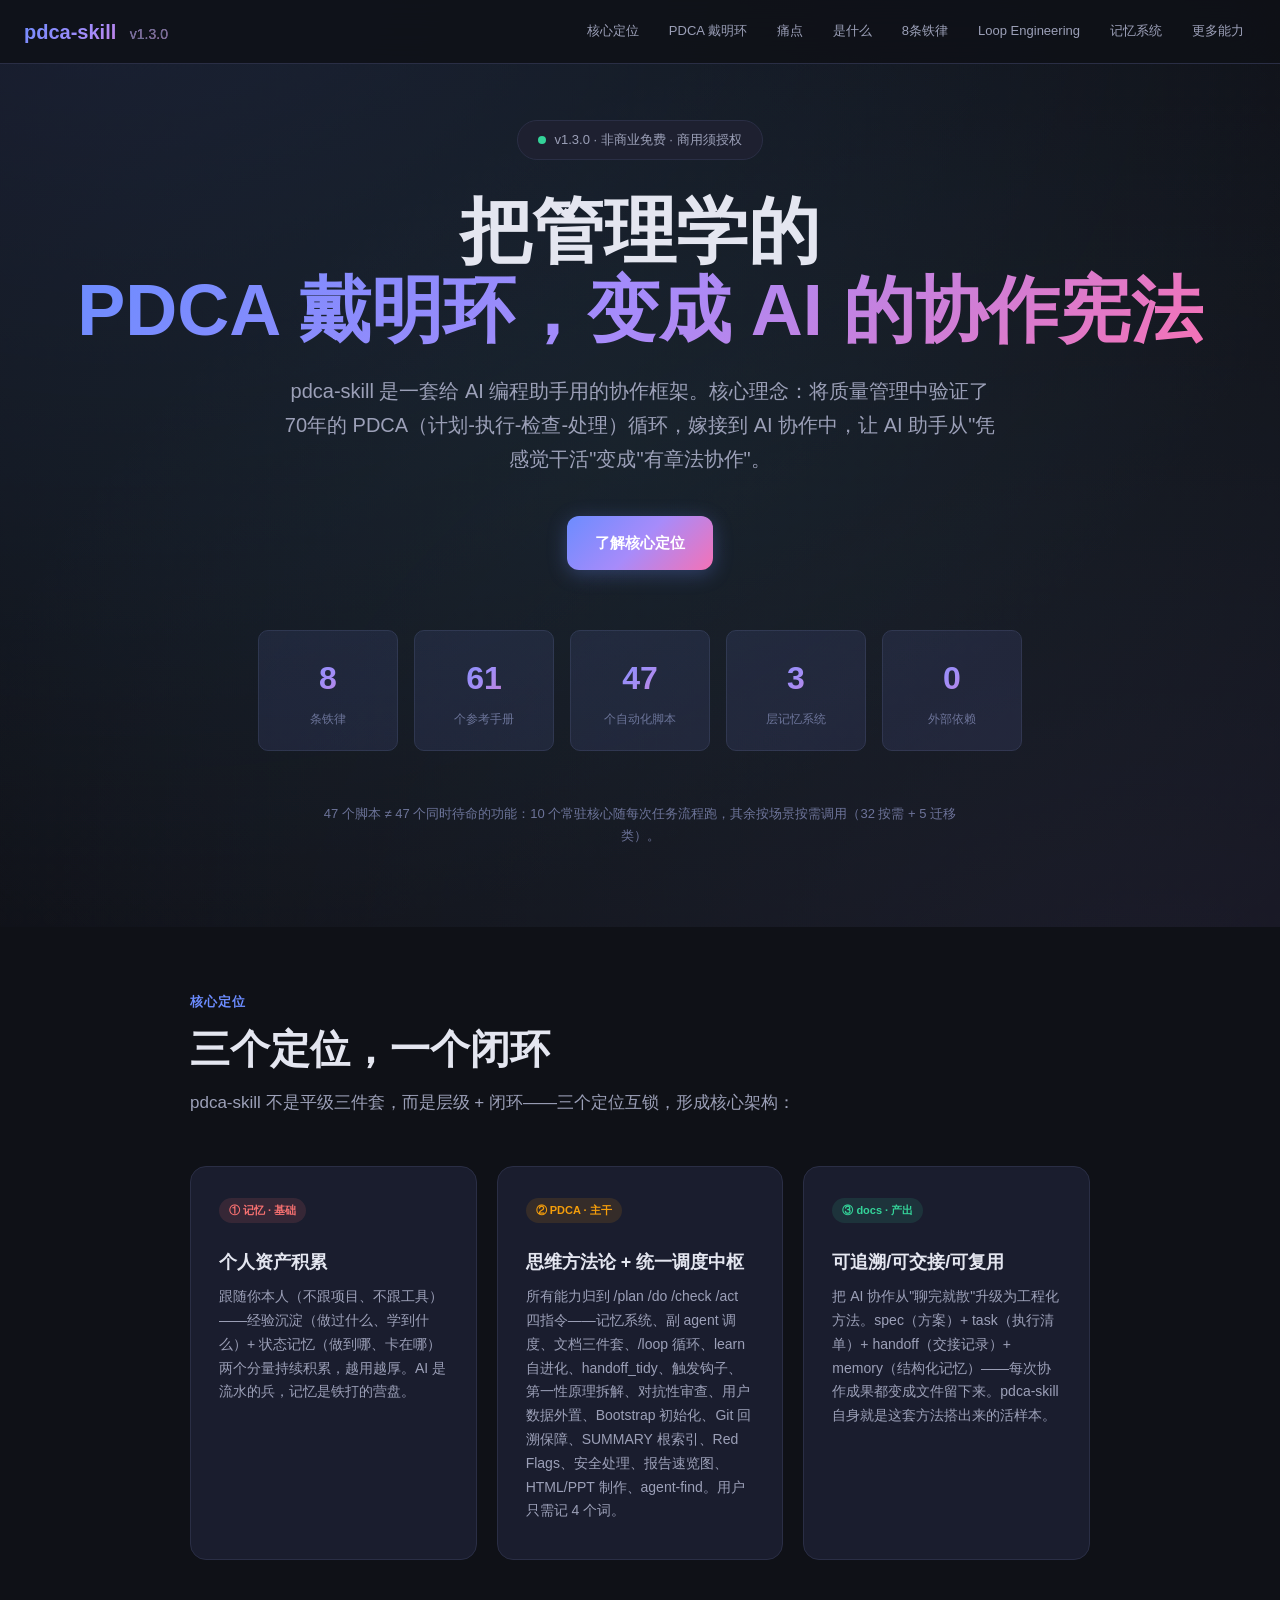
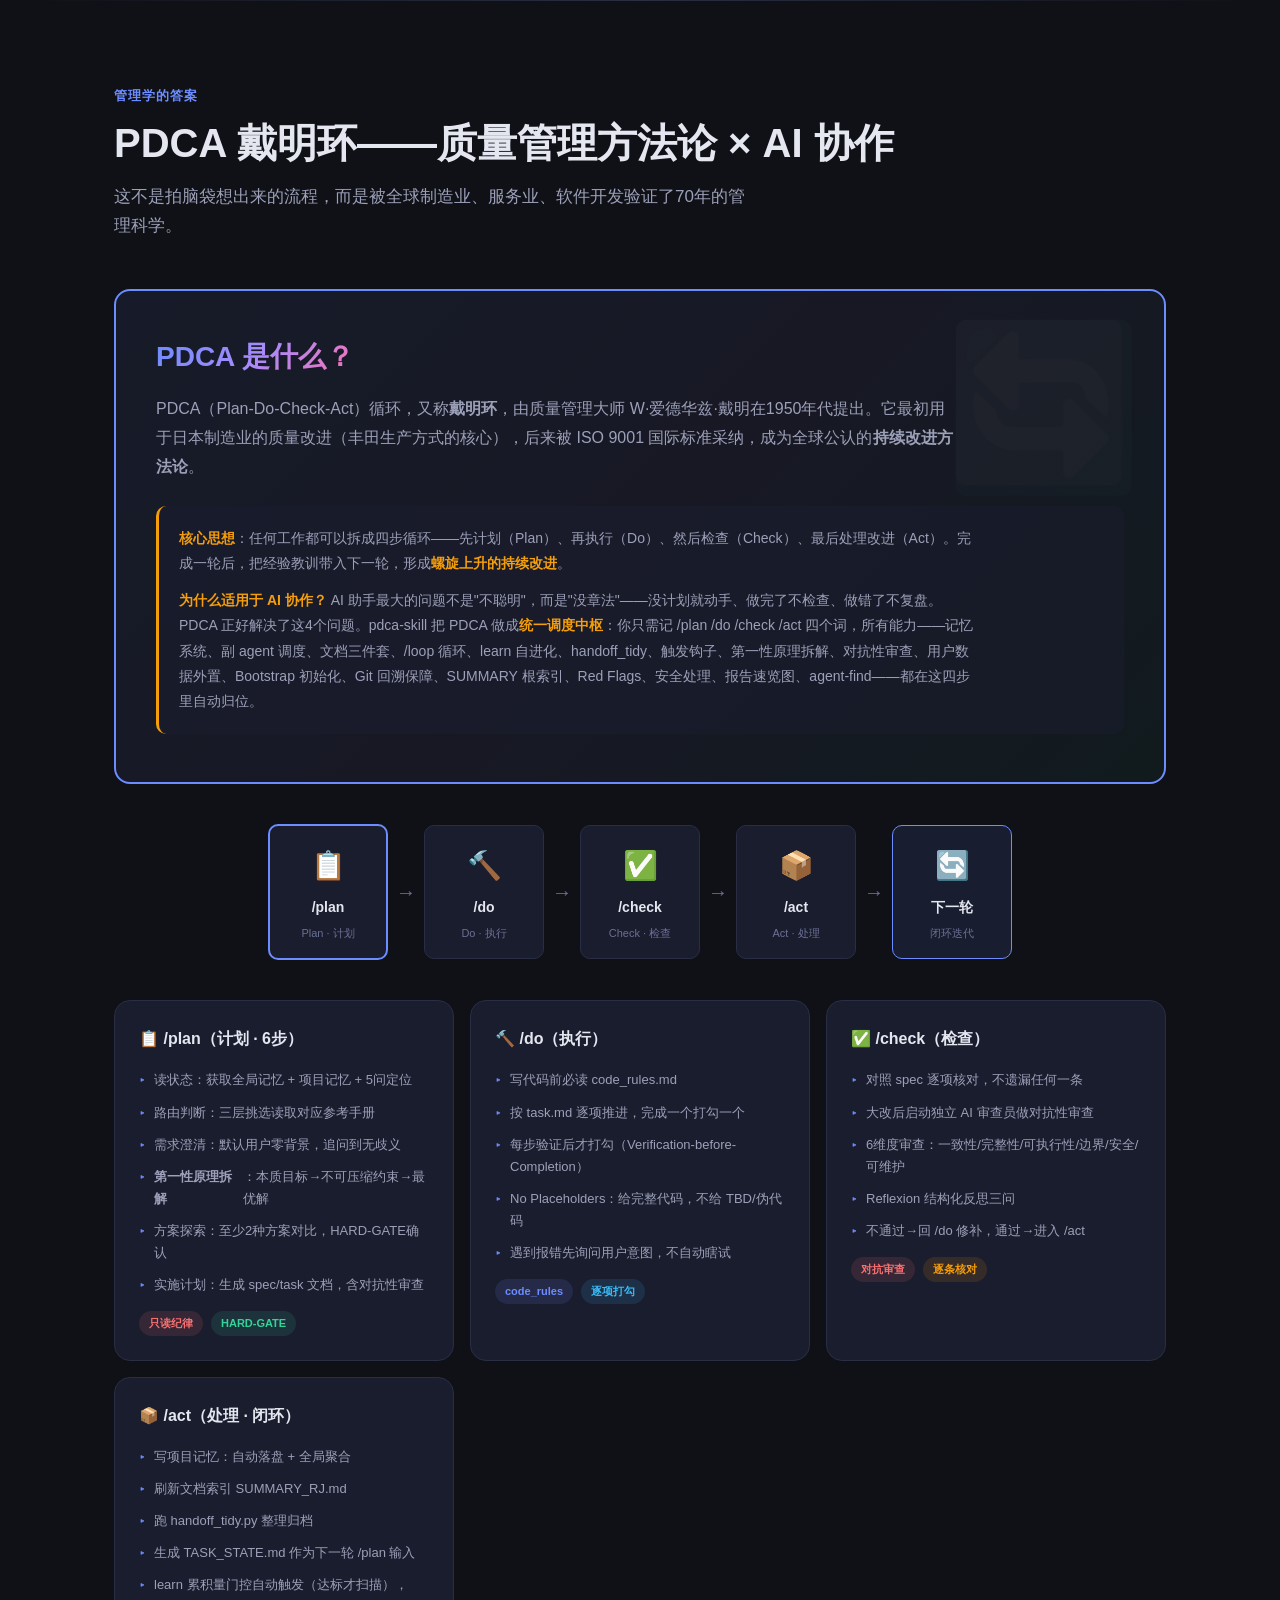
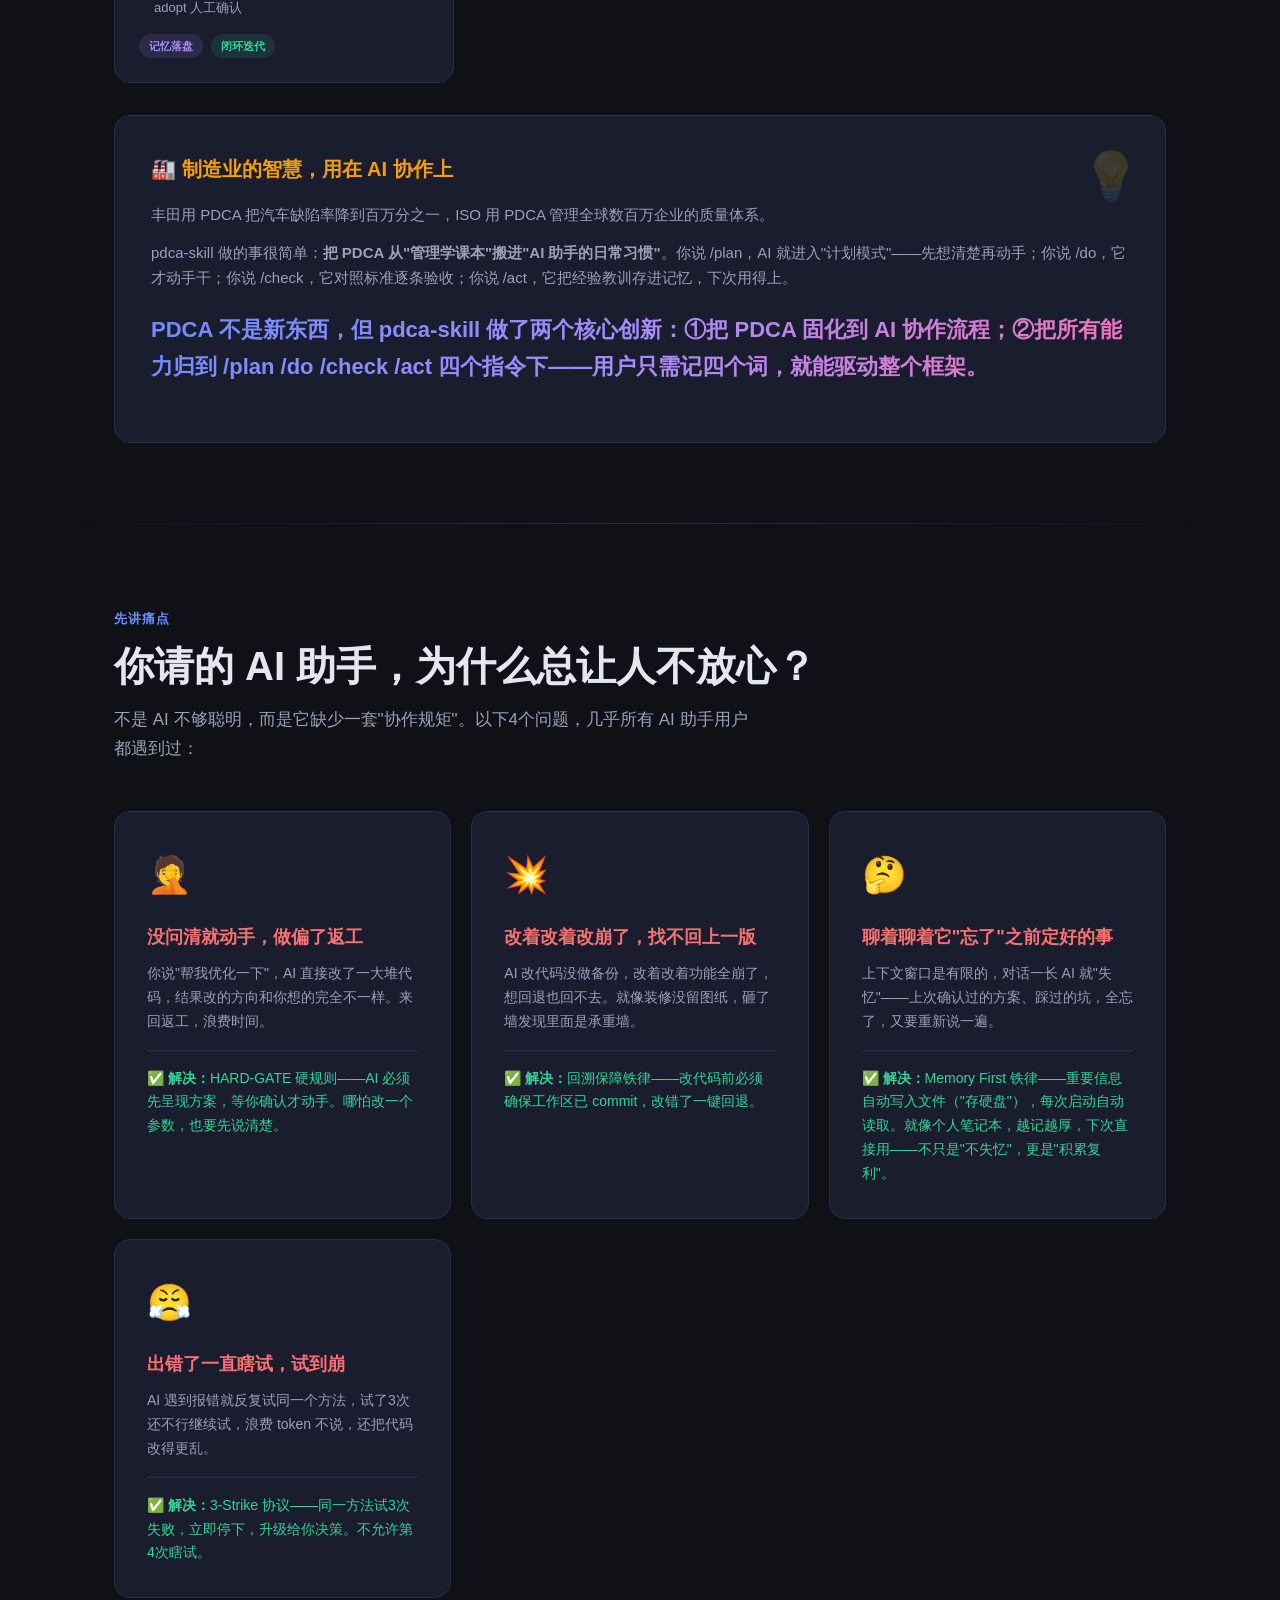
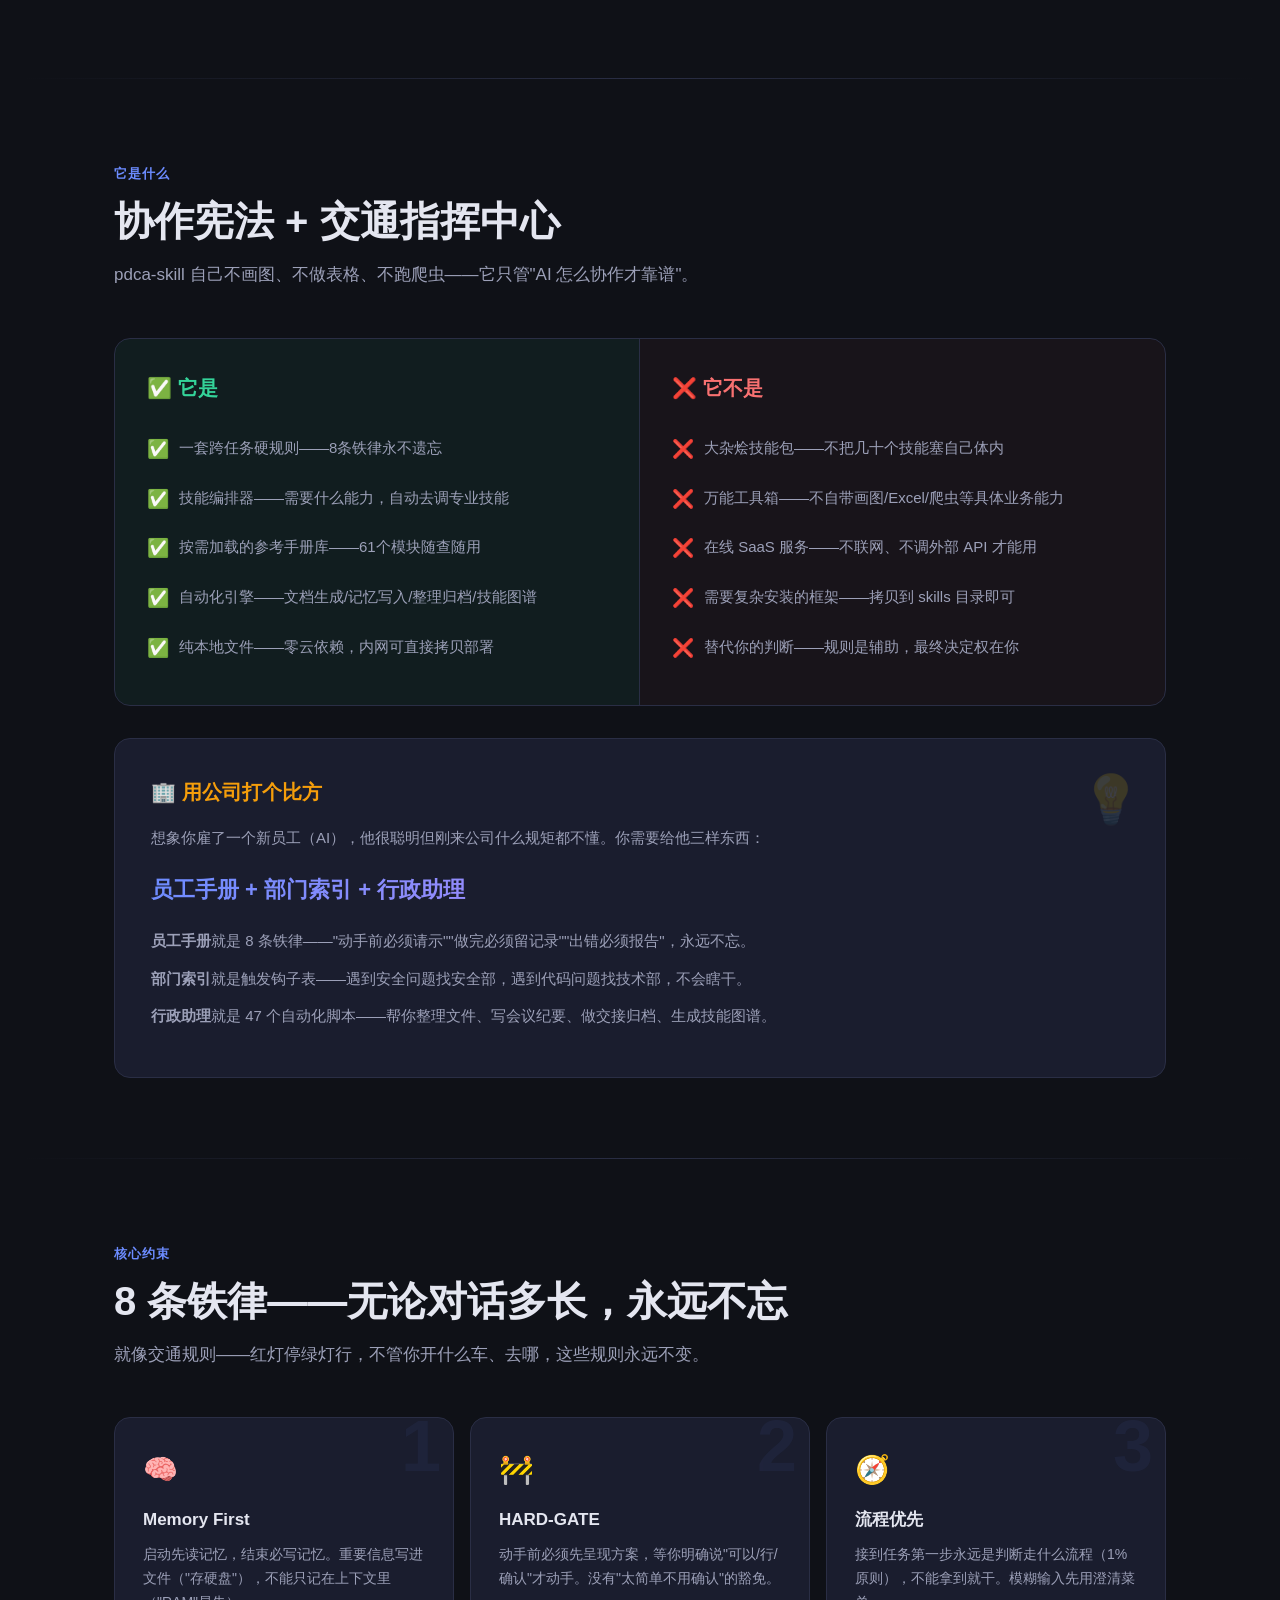
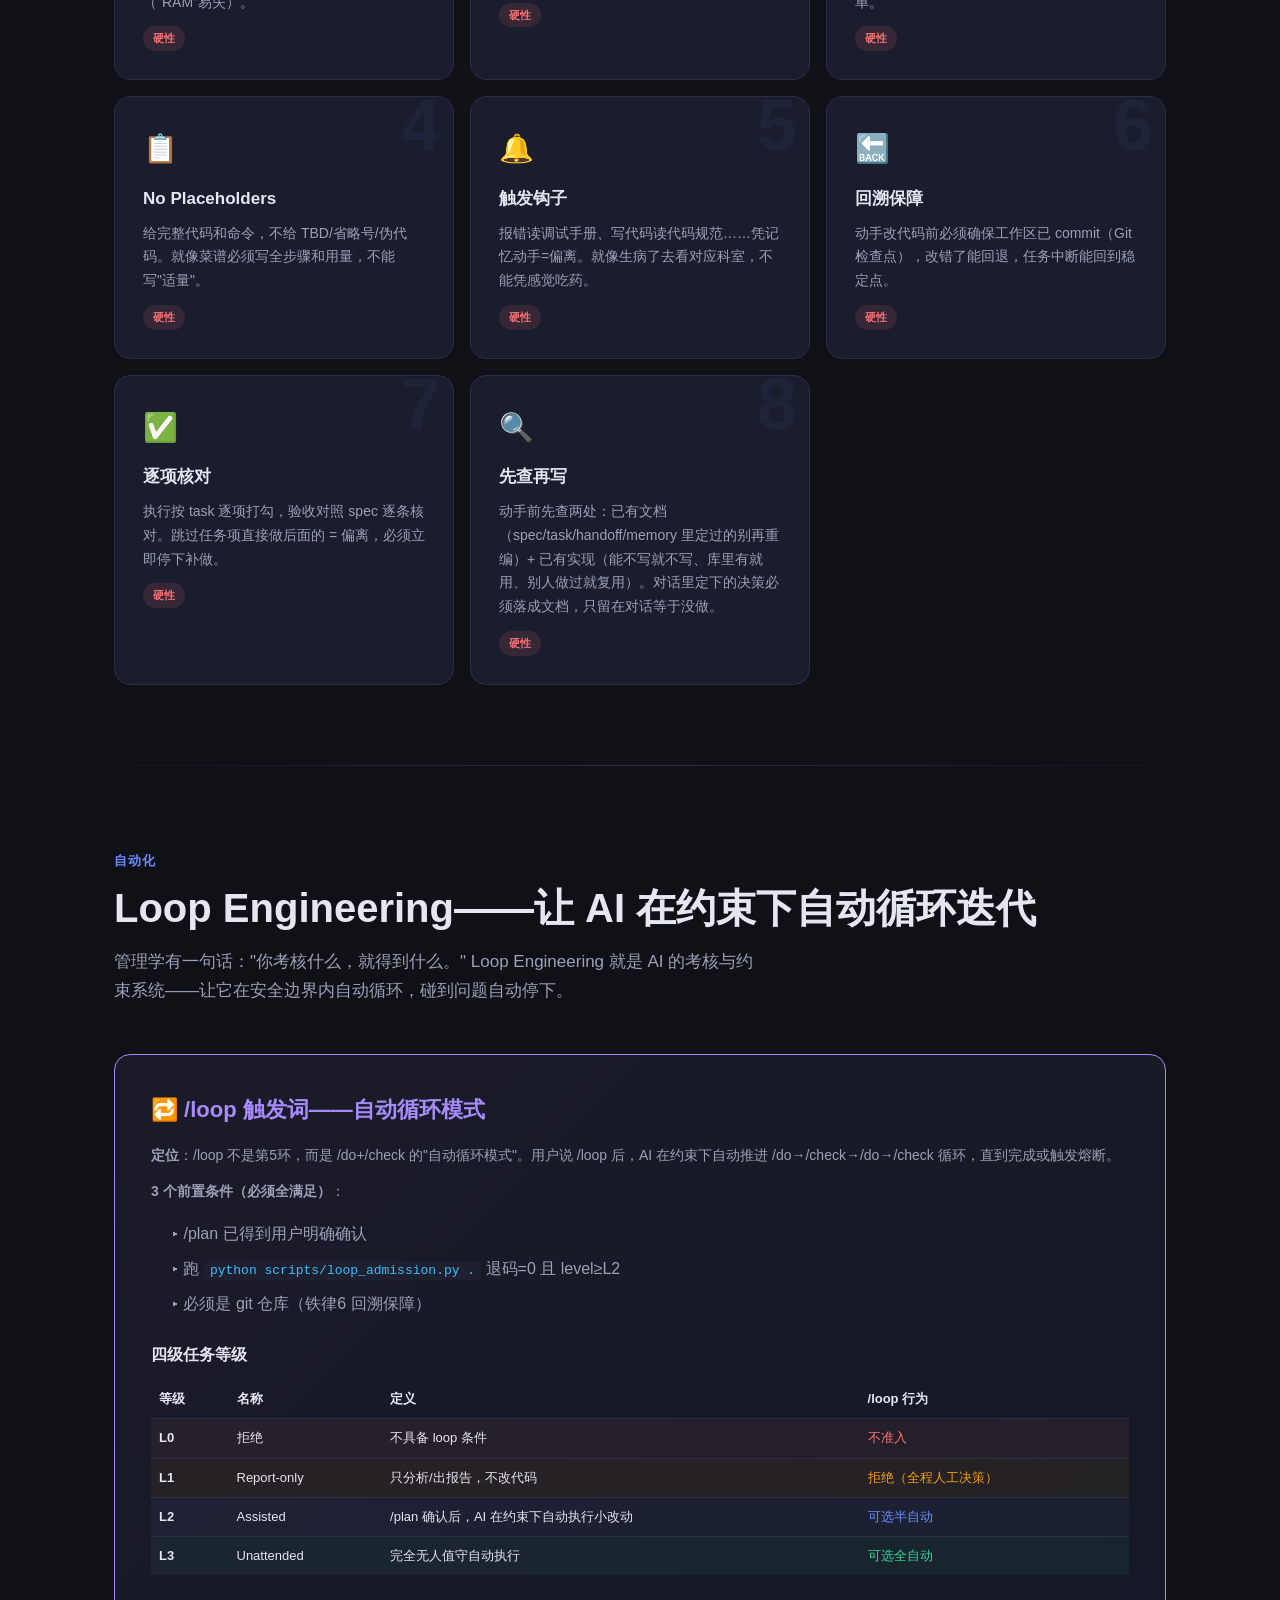
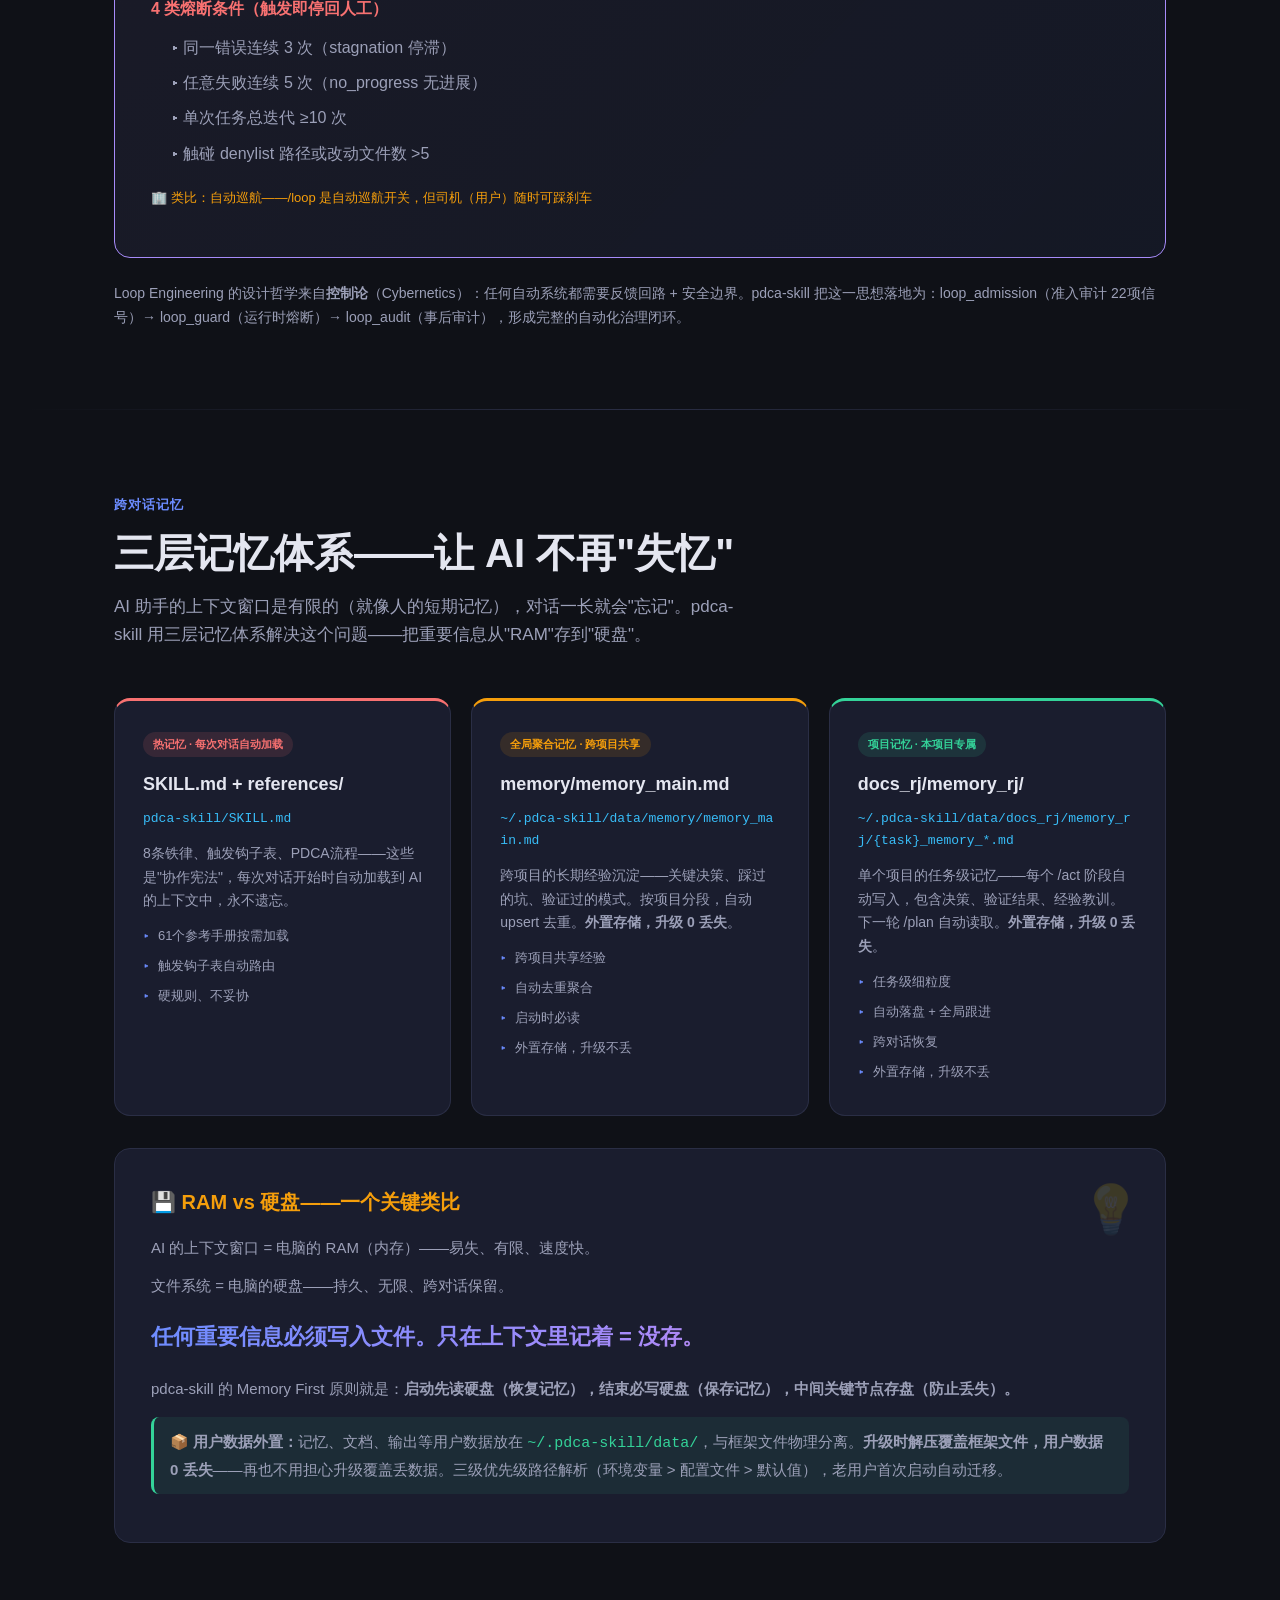
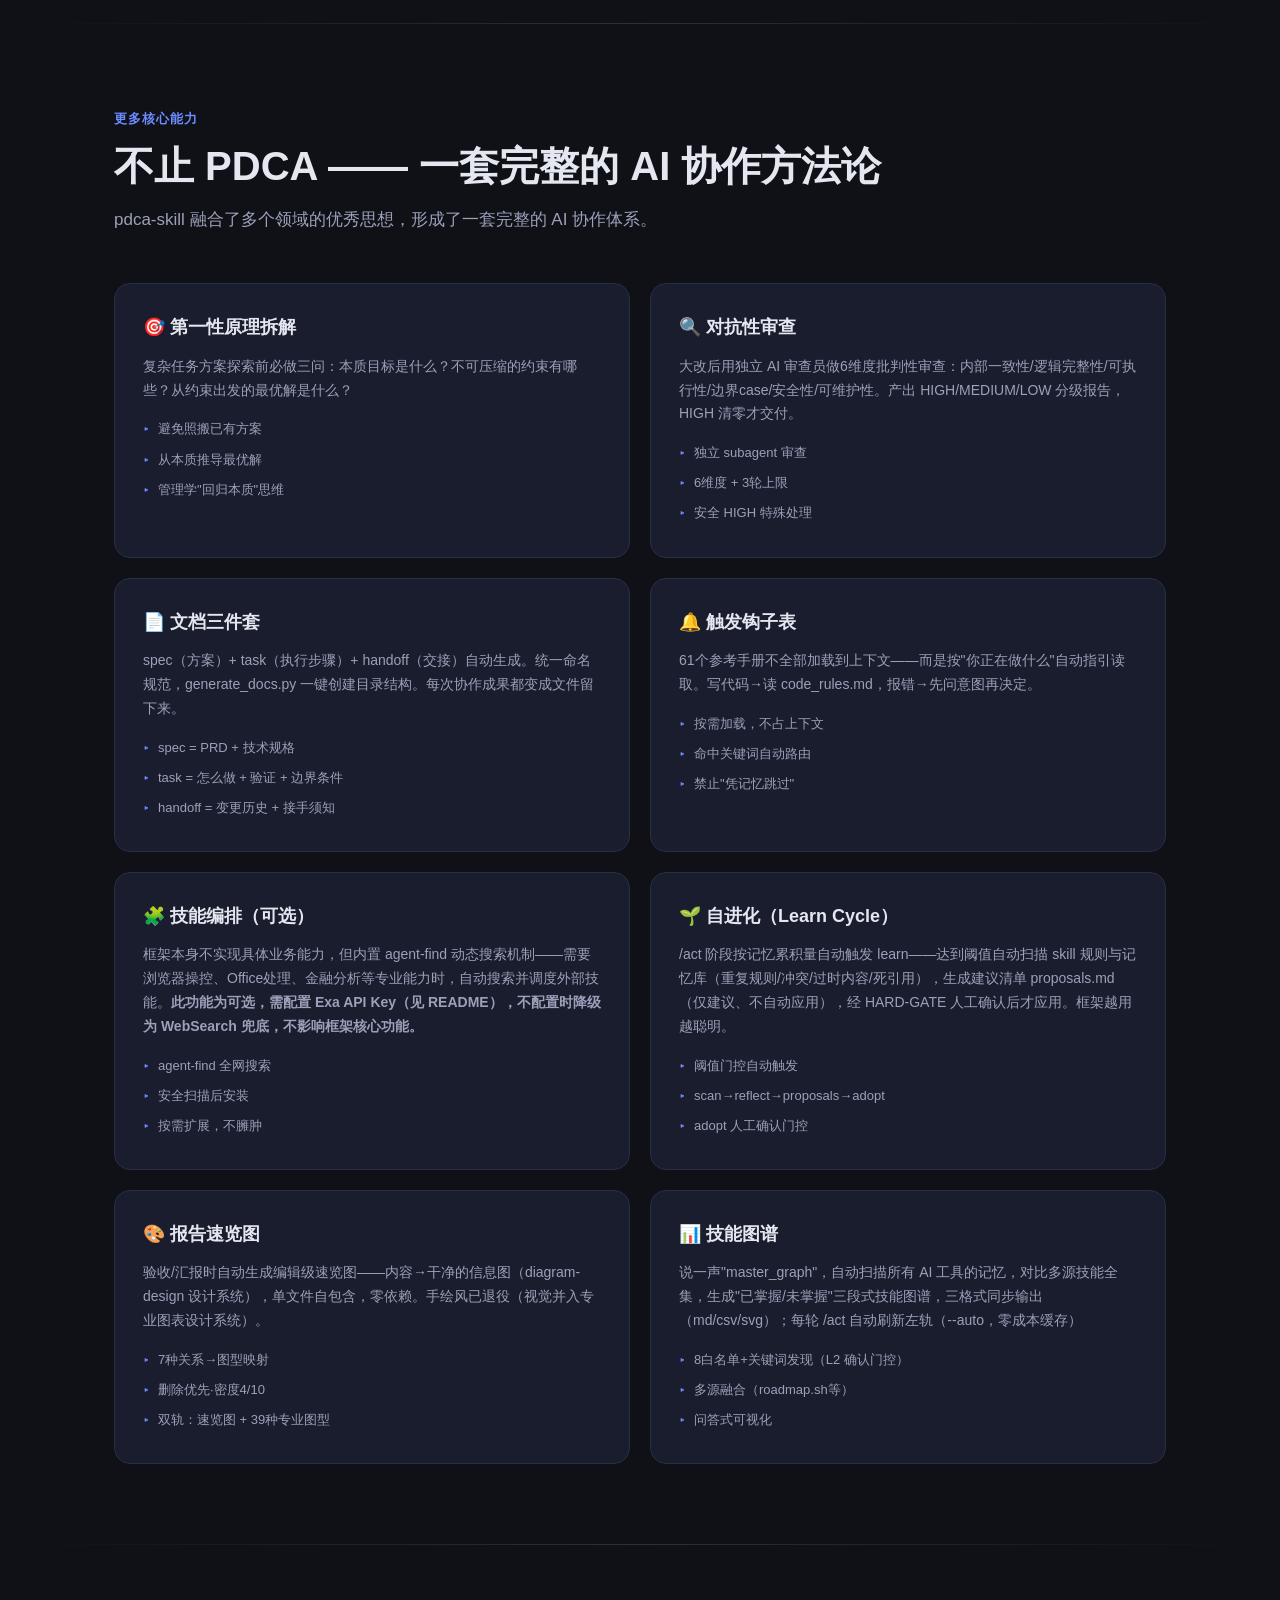
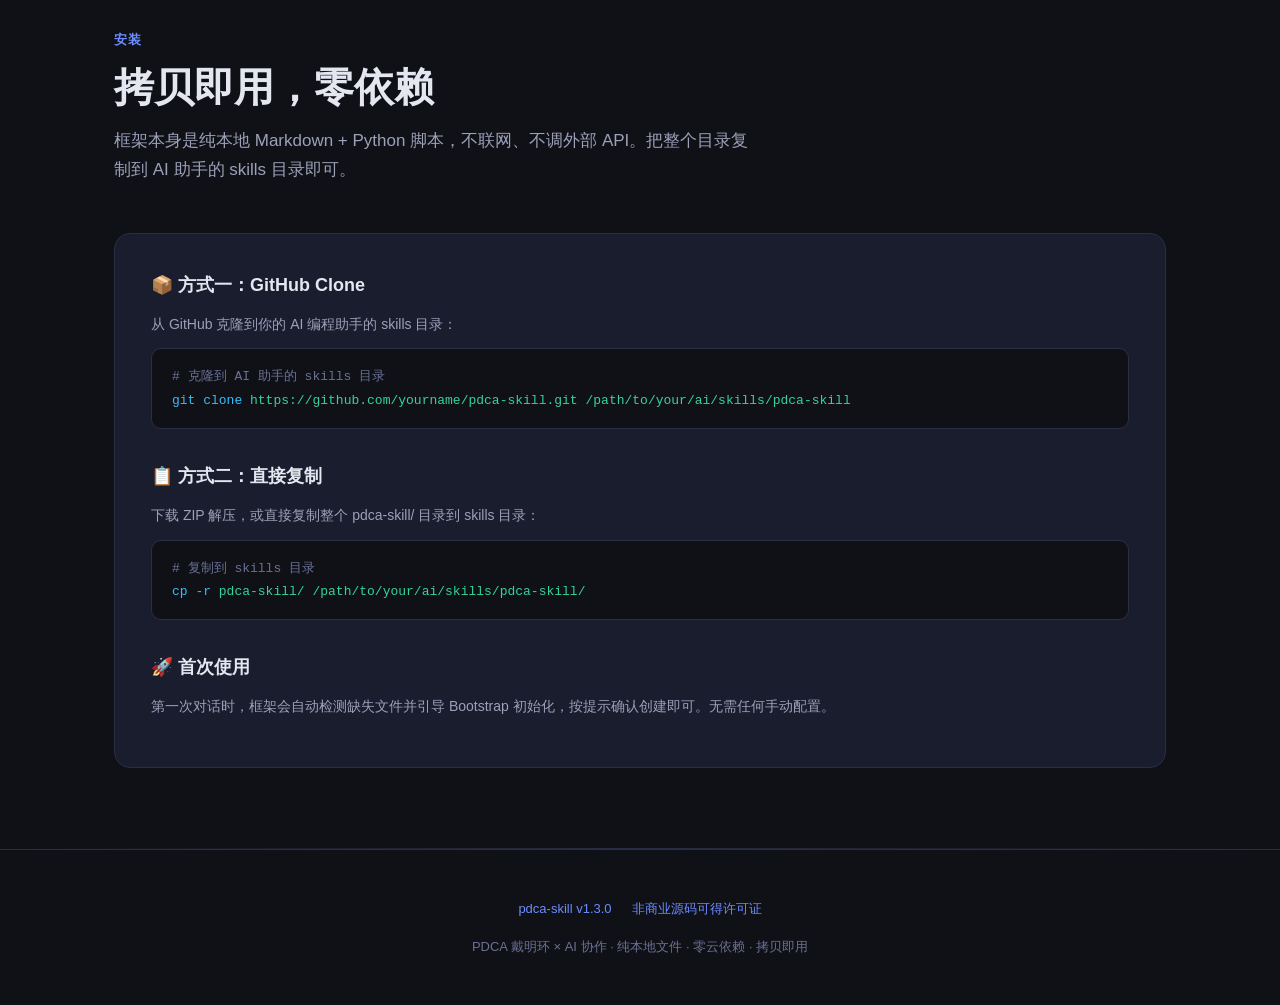
<file: 网页说明.html>
<!DOCTYPE html>
<html lang="zh-CN">
<head>
<meta charset="UTF-8">
<meta name="viewport" content="width=device-width, initial-scale=1.0">
<title>pdca-skill · AI 协作框架</title>
<meta name="description" content="把管理学的 PDCA 戴明环，变成 AI 助手的协作宪法。一套给 AI 编程助手用的协作框架——8条铁律、Loop Engineering、三层记忆体系、61个参考手册、47个自动化脚本。纯本地文件，零云依赖。">
<meta property="og:title" content="pdca-skill · AI 协作框架">
<meta property="og:description" content="把管理学的 PDCA 戴明环，变成 AI 助手的协作宪法。">
<meta property="og:type" content="website">
<style>
*, *::before, *::after { margin: 0; padding: 0; box-sizing: border-box; }
:root {
  --bg: #0f1117; --bg2: #161822; --bg3: #1e2030; --card: #1a1d2e; --card-hover: #222640;
  --border: #2a2e45; --text: #e4e6f0; --text2: #9ca0b8; --text3: #6b7094;
  --accent: #6c8cff; --accent2: #a78bfa; --accent3: #34d399; --accent4: #f59e0b; --accent5: #f87171; --accent6: #38bdf8;
  --gradient1: linear-gradient(135deg, #6c8cff 0%, #a78bfa 50%, #f472b6 100%);
  --gradient2: linear-gradient(135deg, #34d399 0%, #38bdf8 100%);
  --gradient3: linear-gradient(135deg, #f59e0b 0%, #f87171 100%);
  --shadow: 0 4px 24px rgba(0,0,0,.4); --radius: 16px; --radius-sm: 10px;
}
html { scroll-behavior: smooth; scroll-padding-top: 80px; }
body {
  font-family: -apple-system, BlinkMacSystemFont, "Segoe UI", "PingFang SC", "Hiragino Sans GB", "Microsoft YaHei", sans-serif;
  background: var(--bg); color: var(--text); line-height: 1.7; overflow-x: hidden;
}
a { color: var(--accent); text-decoration: none; }
a:hover { color: var(--accent2); }

/* Nav */
nav {
  position: fixed; top: 0; left: 0; right: 0; z-index: 100;
  background: rgba(15,17,23,.85); backdrop-filter: blur(20px);
  border-bottom: 1px solid var(--border); padding: 0 24px; height: 64px;
  display: flex; align-items: center; justify-content: space-between;
}
nav .logo { font-size: 20px; font-weight: 700; background: var(--gradient1); -webkit-background-clip: text; -webkit-text-fill-color: transparent; background-clip: text; }
nav .logo span { font-weight: 400; color: var(--text3); -webkit-text-fill-color: var(--text3); font-size: 14px; margin-left: 8px; }
nav .nav-links { display: flex; gap: 6px; flex-wrap: wrap; }
nav .nav-links a { color: var(--text2); font-size: 13px; padding: 6px 12px; border-radius: 8px; transition: all .2s; }
nav .nav-links a:hover { color: var(--text); background: var(--bg3); }

/* Hero */
.hero {
  min-height: 100vh; display: flex; flex-direction: column;
  align-items: center; justify-content: center; text-align: center;
  padding: 120px 24px 80px; position: relative; overflow: hidden;
}
.hero::before {
  content: ''; position: absolute; top: -50%; left: -50%; width: 200%; height: 200%;
  background: radial-gradient(ellipse at 30% 20%, rgba(108,140,255,.12) 0%, transparent 50%),
              radial-gradient(ellipse at 70% 80%, rgba(167,139,250,.08) 0%, transparent 50%),
              radial-gradient(ellipse at 50% 50%, rgba(52,211,153,.05) 0%, transparent 50%);
  animation: heroGlow 12s ease-in-out infinite alternate;
}
@keyframes heroGlow {
  0% { transform: translate(0,0) rotate(0deg); }
  100% { transform: translate(-2%,2%) rotate(3deg); }
}
.hero-badge {
  display: inline-flex; align-items: center; gap: 8px;
  background: var(--bg3); border: 1px solid var(--border);
  border-radius: 100px; padding: 8px 20px; font-size: 13px; color: var(--text2);
  margin-bottom: 32px; position: relative; z-index: 1;
}
.hero-badge .dot { width: 8px; height: 8px; border-radius: 50%; background: var(--accent3); animation: pulse 2s infinite; }
@keyframes pulse { 0%,100%{opacity:1;} 50%{opacity:.4;} }
.hero h1 { font-size: clamp(40px, 7vw, 72px); font-weight: 800; line-height: 1.1; margin-bottom: 24px; position: relative; z-index: 1; }
.hero h1 .gradient-text { background: var(--gradient1); -webkit-background-clip: text; -webkit-text-fill-color: transparent; background-clip: text; }
.hero .subtitle { font-size: clamp(16px, 2.5vw, 20px); color: var(--text2); max-width: 720px; margin-bottom: 40px; position: relative; z-index: 1; }
.hero .cta-row { display: flex; gap: 16px; flex-wrap: wrap; justify-content: center; position: relative; z-index: 1; }
.btn { display: inline-flex; align-items: center; gap: 8px; padding: 14px 28px; border-radius: 12px; font-size: 15px; font-weight: 600; transition: all .25s; cursor: pointer; border: none; }
.btn-primary { background: var(--gradient1); color: #fff; box-shadow: 0 4px 20px rgba(108,140,255,.3); }
.btn-primary:hover { transform: translateY(-2px); box-shadow: 0 8px 30px rgba(108,140,255,.4); }
.btn-secondary { background: var(--bg3); color: var(--text); border: 1px solid var(--border); }
.btn-secondary:hover { background: var(--card-hover); border-color: var(--accent); }

/* Section Common */
section { padding: 80px 24px; max-width: 1100px; margin: 0 auto; }
.section-label { display: inline-flex; align-items: center; gap: 6px; font-size: 13px; font-weight: 600; text-transform: uppercase; letter-spacing: 1px; color: var(--accent); margin-bottom: 12px; }
.section-title { font-size: clamp(28px, 4vw, 40px); font-weight: 700; margin-bottom: 16px; line-height: 1.2; }
.section-desc { font-size: 17px; color: var(--text2); max-width: 640px; margin-bottom: 48px; }

/* Pain Points */
.pain-grid { display: grid; grid-template-columns: repeat(auto-fit, minmax(280px,1fr)); gap: 20px; }
.pain-card { background: var(--card); border: 1px solid var(--border); border-radius: var(--radius); padding: 32px; transition: all .3s; }
.pain-card:hover { background: var(--card-hover); border-color: var(--accent5); transform: translateY(-4px); box-shadow: var(--shadow); }
.pain-icon { font-size: 36px; margin-bottom: 16px; }
.pain-card h3 { font-size: 18px; margin-bottom: 10px; color: var(--accent5); }
.pain-card p { font-size: 14px; color: var(--text2); }
.pain-card .solution { margin-top: 16px; padding-top: 16px; border-top: 1px solid var(--border); font-size: 14px; color: var(--accent3); }
.pain-card .solution::before { content: '✅ 解决：'; font-weight: 600; }

/* Is / Is Not */
.compare-table { display: grid; grid-template-columns: 1fr 1fr; gap: 0; border-radius: var(--radius); overflow: hidden; border: 1px solid var(--border); margin-bottom: 32px; }
.compare-col { padding: 32px; }
.compare-col.yes { background: rgba(52,211,153,.06); border-right: 1px solid var(--border); }
.compare-col.no { background: rgba(248,113,113,.04); }
.compare-col h3 { font-size: 20px; margin-bottom: 20px; display: flex; align-items: center; gap: 10px; }
.compare-col.yes h3 { color: var(--accent3); }
.compare-col.no h3 { color: var(--accent5); }
.compare-col ul { list-style: none; }
.compare-col li { padding: 10px 0; font-size: 15px; color: var(--text2); display: flex; align-items: flex-start; gap: 10px; }
.compare-col li::before { font-size: 18px; flex-shrink: 0; margin-top: -1px; }
.compare-col.yes li::before { content: '✅'; }
.compare-col.no li::before { content: '❌'; }

/* Analogy Box */
.analogy-box { background: var(--card); border: 1px solid var(--border); border-radius: var(--radius); padding: 36px; position: relative; overflow: hidden; }
.analogy-box::before { content: '💡'; position: absolute; top: 20px; right: 24px; font-size: 48px; opacity: .15; }
.analogy-box h3 { font-size: 20px; margin-bottom: 16px; color: var(--accent4); }
.analogy-box p { font-size: 15px; color: var(--text2); margin-bottom: 12px; }
.analogy-box .big-text { font-size: 22px; font-weight: 700; color: var(--text); background: var(--gradient1); -webkit-background-clip: text; -webkit-text-fill-color: transparent; background-clip: text; margin: 20px 0; }

/* PDCA Section */
.pdca-hero {
  background: linear-gradient(135deg, rgba(108,140,255,.08) 0%, rgba(167,139,250,.06) 50%, rgba(52,211,153,.05) 100%);
  border: 2px solid var(--accent); border-radius: var(--radius); padding: 48px 40px; margin: 32px 0; position: relative; overflow: hidden;
}
.pdca-hero::before { content: '🔄'; position: absolute; top: -20px; right: 20px; font-size: 160px; opacity: .04; }
.pdca-hero h3 { font-size: 28px; font-weight: 800; margin-bottom: 20px; line-height: 1.3; }
.pdca-hero h3 .hl { background: var(--gradient1); -webkit-background-clip: text; -webkit-text-fill-color: transparent; background-clip: text; }
.pdca-hero p { font-size: 16px; color: var(--text2); line-height: 1.8; max-width: 800px; }
.pdca-hero .pdca-history { margin-top: 24px; padding: 20px; background: rgba(26,29,46,.6); border-radius: var(--radius-sm); border-left: 3px solid var(--accent4); }
.pdca-hero .pdca-history p { font-size: 14px; color: var(--text2); }
.pdca-hero .pdca-history strong { color: var(--accent4); }

/* Rules Grid */
.rules-grid { display: grid; grid-template-columns: repeat(auto-fit, minmax(300px,1fr)); gap: 16px; }
.rule-card { background: var(--card); border: 1px solid var(--border); border-radius: var(--radius); padding: 28px; transition: all .3s; position: relative; overflow: hidden; }
.rule-card:hover { border-color: var(--accent); transform: translateY(-3px); box-shadow: var(--shadow); }
.rule-num { position: absolute; top: -8px; right: 12px; font-size: 72px; font-weight: 900; color: var(--accent); opacity: .06; line-height: 1; }
.rule-card .rule-icon { font-size: 28px; margin-bottom: 12px; }
.rule-card h3 { font-size: 17px; margin-bottom: 8px; }
.rule-card p { font-size: 14px; color: var(--text2); }
.rule-card .rule-tag { display: inline-block; font-size: 11px; padding: 3px 10px; border-radius: 100px; margin-top: 12px; font-weight: 600; }
.tag-hard { background: rgba(248,113,113,.12); color: var(--accent5); }
.tag-soft { background: rgba(108,140,255,.12); color: var(--accent); }

/* Spine Flow */
.spine-flow { display: flex; align-items: center; gap: 8px; flex-wrap: wrap; justify-content: center; margin-bottom: 40px; }
.spine-step { background: var(--card); border: 1px solid var(--border); border-radius: var(--radius-sm); padding: 16px 20px; text-align: center; min-width: 120px; transition: all .3s; }
.spine-step:hover { border-color: var(--accent); transform: scale(1.05); }
.spine-step .step-icon { font-size: 28px; margin-bottom: 6px; }
.spine-step .step-name { font-size: 14px; font-weight: 600; }
.spine-step .step-desc { font-size: 11px; color: var(--text3); margin-top: 4px; }
.spine-arrow { font-size: 20px; color: var(--text3); }
.spine-phases { display: grid; grid-template-columns: repeat(auto-fit, minmax(320px,1fr)); gap: 16px; }
.phase-card { background: var(--card); border: 1px solid var(--border); border-radius: var(--radius); padding: 24px; }
.phase-card h4 { font-size: 16px; margin-bottom: 12px; display: flex; align-items: center; gap: 8px; }
.phase-card ul { list-style: none; }
.phase-card li { font-size: 13px; color: var(--text2); padding: 5px 0; display: flex; align-items: flex-start; gap: 8px; }
.phase-card li::before { content: '▸'; color: var(--accent); flex-shrink: 0; }

/* Loop Engineering */
.loop-box { background: linear-gradient(135deg, rgba(167,139,250,.08) 0%, rgba(108,140,255,.06) 100%); border: 1px solid var(--accent2); border-radius: var(--radius); padding: 36px; margin-top: 32px; }
.loop-box h3 { font-size: 22px; margin-bottom: 16px; color: var(--accent2); }
.loop-box p { font-size: 14px; color: var(--text2); margin-bottom: 12px; }
.loop-box .code-block { background: var(--bg); border: 1px solid var(--border); border-radius: var(--radius-sm); padding: 16px 20px; font-family: "Cascadia Code", Consolas, monospace; font-size: 13px; color: var(--accent3); overflow-x: auto; line-height: 1.8; margin: 12px 0; }

/* Memory System */
.memory-layers { display: grid; grid-template-columns: repeat(auto-fit, minmax(280px,1fr)); gap: 20px; }
.memory-layer { background: var(--card); border-radius: var(--radius); padding: 28px; border: 1px solid var(--border); position: relative; overflow: hidden; }
.memory-layer.hot { border-top: 3px solid var(--accent5); }
.memory-layer.warm { border-top: 3px solid var(--accent4); }
.memory-layer.cold { border-top: 3px solid var(--accent3); }
.memory-layer .layer-badge { display: inline-block; font-size: 11px; padding: 3px 10px; border-radius: 100px; font-weight: 700; margin-bottom: 12px; }
.memory-layer.hot .layer-badge { background: rgba(248,113,113,.12); color: var(--accent5); }
.memory-layer.warm .layer-badge { background: rgba(245,158,11,.12); color: var(--accent4); }
.memory-layer.cold .layer-badge { background: rgba(52,211,153,.12); color: var(--accent3); }
.memory-layer h4 { font-size: 18px; margin-bottom: 8px; }
.memory-layer .layer-file { font-family: monospace; font-size: 13px; color: var(--accent6); margin-bottom: 12px; word-break: break-all; }
.memory-layer p { font-size: 14px; color: var(--text2); margin-bottom: 8px; }
.memory-layer ul { list-style: none; }
.memory-layer li { font-size: 13px; color: var(--text2); padding: 4px 0; display: flex; gap: 8px; }
.memory-layer li::before { content: '▸'; color: var(--accent); flex-shrink: 0; }

/* Install */
.install-box { background: var(--card); border: 1px solid var(--border); border-radius: var(--radius); padding: 36px; }
.install-method { margin-bottom: 32px; }
.install-method:last-child { margin-bottom: 0; }
.install-method h4 { font-size: 18px; margin-bottom: 12px; display: flex; align-items: center; gap: 10px; }
.install-method p { font-size: 14px; color: var(--text2); margin-bottom: 12px; }
.code-block { background: var(--bg); border: 1px solid var(--border); border-radius: var(--radius-sm); padding: 16px 20px; font-family: "Cascadia Code", Consolas, monospace; font-size: 13px; color: var(--accent3); overflow-x: auto; line-height: 1.8; }
.code-block .comment { color: var(--text3); }
.code-block .cmd { color: var(--accent6); }

/* Stats */
.stats-row { display: grid; grid-template-columns: repeat(auto-fit, minmax(140px,1fr)); gap: 16px; margin: 40px 0; }
.stat-item { background: var(--card); border: 1px solid var(--border); border-radius: var(--radius-sm); padding: 20px; text-align: center; }
.stat-num { font-size: 32px; font-weight: 800; background: var(--gradient1); -webkit-background-clip: text; -webkit-text-fill-color: transparent; background-clip: text; }
.stat-label { font-size: 12px; color: var(--text3); margin-top: 4px; }

/* Badges */
.badge-row { display: flex; gap: 8px; flex-wrap: wrap; margin-top: 8px; }
.mini-badge { font-size: 11px; padding: 3px 10px; border-radius: 100px; font-weight: 600; }
.mblue { background: rgba(108,140,255,.12); color: var(--accent); }
.mgreen { background: rgba(52,211,153,.12); color: var(--accent3); }
.myellow { background: rgba(245,158,11,.12); color: var(--accent4); }
.mred { background: rgba(248,113,113,.12); color: var(--accent5); }
.mcyan { background: rgba(56,189,248,.12); color: var(--accent6); }
.mpurple { background: rgba(167,139,250,.12); color: var(--accent2); }

/* Footer */
footer { text-align: center; padding: 48px 24px; border-top: 1px solid var(--border); color: var(--text3); font-size: 13px; }
footer .footer-links { display: flex; gap: 20px; justify-content: center; margin-bottom: 16px; flex-wrap: wrap; }

/* Divider */
.divider { height: 1px; background: linear-gradient(90deg, transparent, var(--border), transparent); margin: 0 24px; }

/* Feature Grid */
.feature-grid { display: grid; grid-template-columns: repeat(auto-fit, minmax(480px,1fr)); gap: 20px; }
.feature-card { background: var(--card); border: 1px solid var(--border); border-radius: var(--radius); padding: 28px; transition: all .3s; }
.feature-card:hover { border-color: var(--accent2); box-shadow: var(--shadow); }
.feature-card h4 { font-size: 18px; margin-bottom: 12px; display: flex; align-items: center; gap: 10px; }
.feature-card p { font-size: 14px; color: var(--text2); line-height: 1.7; }
.feature-card ul { list-style: none; margin-top: 12px; }
.feature-card li { font-size: 13px; color: var(--text2); padding: 4px 0; display: flex; gap: 8px; }
.feature-card li::before { content: '▸'; color: var(--accent); flex-shrink: 0; }

/* Fade-in Animation */
.fade-in { opacity: 0; transform: translateY(30px); transition: opacity .6s ease, transform .6s ease; }
.fade-in.visible { opacity: 1; transform: translateY(0); }

/* Scrollbar */
::-webkit-scrollbar { width: 8px; }
::-webkit-scrollbar-track { background: var(--bg); }
::-webkit-scrollbar-thumb { background: var(--border); border-radius: 4px; }
::-webkit-scrollbar-thumb:hover { background: var(--text3); }

/* Responsive */
@media (max-width: 768px) {
  nav { padding: 8px 12px; height: auto; flex-wrap: wrap; gap: 6px; }
  nav .nav-links { gap: 4px; }
  nav .nav-links a { font-size: 12px; padding: 4px 8px; }
  .hero { padding: 100px 16px 56px; min-height: auto; }
  .hero h1 { font-size: 34px; }
  section { padding: 48px 16px; }
  .section-title { font-size: 25px; }
  .compare-table { grid-template-columns: 1fr; }
  .compare-col.yes { border-right: none; border-bottom: 1px solid var(--border); }
  .spine-flow { flex-direction: column; align-items: stretch; }
  .spine-arrow { transform: rotate(90deg); margin: 6px 0; }
  .feature-grid { grid-template-columns: 1fr; }
  .pdca-hero { padding: 28px 20px; }
  .pdca-hero h3 { font-size: 22px; }
}
</style>
</head>
<body>

<!-- Navigation -->
<nav>
  <div class="logo">pdca-skill <span>v1.3.0</span></div>
  <div class="nav-links">
    <a href="#core">核心定位</a>
    <a href="#pdca">PDCA 戴明环</a>
    <a href="#pain">痛点</a>
    <a href="#what">是什么</a>
    <a href="#rules">8条铁律</a>
    <a href="#loop">Loop Engineering</a>
    <a href="#memory">记忆系统</a>
    <a href="#features">更多能力</a>
  </div>
</nav>

<!-- ===== Hero ===== -->
<section class="hero" style="max-width:100%;padding-left:24px;padding-right:24px;">
  <div class="hero-badge"><span class="dot"></span> v1.3.0 · 非商业免费 · 商用须授权</div>
  <h1>把管理学的<br><span class="gradient-text">PDCA 戴明环，变成 AI 的协作宪法</span></h1>
  <p class="subtitle">pdca-skill 是一套给 AI 编程助手用的协作框架。核心理念：将质量管理中验证了70年的 PDCA（计划-执行-检查-处理）循环，嫁接到 AI 协作中，让 AI 助手从"凭感觉干活"变成"有章法协作"。</p>
  <div class="cta-row">
    <a href="#core" class="btn btn-primary">了解核心定位</a>
  </div>
  <div class="stats-row" style="max-width:800px;margin-top:60px;">
    <div class="stat-item"><div class="stat-num">8</div><div class="stat-label">条铁律</div></div>
    <div class="stat-item"><div class="stat-num">61</div><div class="stat-label">个参考手册</div></div>
    <div class="stat-item"><div class="stat-num">47</div><div class="stat-label">个自动化脚本</div></div>
    <div class="stat-item"><div class="stat-num">3</div><div class="stat-label">层记忆系统</div></div>
    <div class="stat-item"><div class="stat-num">0</div><div class="stat-label">外部依赖</div></div>
  </div>
  <p style="text-align:center;color:var(--text3);font-size:13px;margin-top:12px;max-width:640px;margin-left:auto;margin-right:auto;">47 个脚本 ≠ 47 个同时待命的功能：10 个常驻核心随每次任务流程跑，其余按场景按需调用（32 按需 + 5 迁移类）。</p>
</section>

<!-- ===== 三定位 Overview ===== -->
<section id="core" class="fade-in" style="padding:60px 24px 40px;">
  <div style="max-width:900px;margin:0 auto;">
    <div class="section-label">核心定位</div>
    <h2 class="section-title">三个定位，一个闭环</h2>
    <p class="section-desc">pdca-skill 不是平级三件套，而是层级 + 闭环——三个定位互锁，形成核心架构：</p>
    <div style="display:grid;grid-template-columns:repeat(auto-fit,minmax(260px,1fr));gap:20px;margin-top:32px;">
      <div class="memory-layer hot" style="border:1px solid var(--border);border-radius:var(--radius);padding:28px;">
        <span class="layer-badge">① 记忆 · 基础</span>
        <h4 style="margin-top:12px;">个人资产积累</h4>
        <p style="font-size:14px;color:var(--text2);">跟随你本人（不跟项目、不跟工具）——经验沉淀（做过什么、学到什么）+ 状态记忆（做到哪、卡在哪）两个分量持续积累，越用越厚。AI 是流水的兵，记忆是铁打的营盘。</p>
      </div>
      <div class="memory-layer warm" style="border:1px solid var(--border);border-radius:var(--radius);padding:28px;">
        <span class="layer-badge">② PDCA · 主干</span>
        <h4 style="margin-top:12px;">思维方法论 + 统一调度中枢</h4>
        <p style="font-size:14px;color:var(--text2);">所有能力归到 /plan /do /check /act 四指令——记忆系统、副 agent 调度、文档三件套、/loop 循环、learn 自进化、handoff_tidy、触发钩子、第一性原理拆解、对抗性审查、用户数据外置、Bootstrap 初始化、Git 回溯保障、SUMMARY 根索引、Red Flags、安全处理、报告速览图、HTML/PPT 制作、agent-find。用户只需记 4 个词。</p>
      </div>
      <div class="memory-layer cold" style="border:1px solid var(--border);border-radius:var(--radius);padding:28px;">
        <span class="layer-badge">③ docs · 产出</span>
        <h4 style="margin-top:12px;">可追溯/可交接/可复用</h4>
        <p style="font-size:14px;color:var(--text2);">把 AI 协作从"聊完就散"升级为工程化方法。spec（方案）+ task（执行清单）+ handoff（交接记录）+ memory（结构化记忆）——每次协作成果都变成文件留下来。pdca-skill 自身就是这套方法搭出来的活样本。</p>
      </div>
    </div>
  </div>
</section>

<div class="divider"></div>

<!-- ===== PDCA 戴明环 ===== -->
<section id="pdca" class="fade-in">
  <div class="section-label">管理学的答案</div>
  <h2 class="section-title">PDCA 戴明环——质量管理方法论 × AI 协作</h2>
  <p class="section-desc">这不是拍脑袋想出来的流程，而是被全球制造业、服务业、软件开发验证了70年的管理科学。</p>

  <div class="pdca-hero">
    <h3><span class="hl">PDCA 是什么？</span></h3>
    <p>PDCA（Plan-Do-Check-Act）循环，又称<strong>戴明环</strong>，由质量管理大师 W·爱德华兹·戴明在1950年代提出。它最初用于日本制造业的质量改进（丰田生产方式的核心），后来被 ISO 9001 国际标准采纳，成为全球公认的<strong>持续改进方法论</strong>。</p>
    <div class="pdca-history">
      <p><strong>核心思想</strong>：任何工作都可以拆成四步循环——先计划（Plan）、再执行（Do）、然后检查（Check）、最后处理改进（Act）。完成一轮后，把经验教训带入下一轮，形成<strong>螺旋上升的持续改进</strong>。</p>
      <p style="margin-top:12px;"><strong>为什么适用于 AI 协作？</strong> AI 助手最大的问题不是"不聪明"，而是"没章法"——没计划就动手、做完了不检查、做错了不复盘。PDCA 正好解决了这4个问题。pdca-skill 把 PDCA 做成<strong>统一调度中枢</strong>：你只需记 /plan /do /check /act 四个词，所有能力——记忆系统、副 agent 调度、文档三件套、/loop 循环、learn 自进化、handoff_tidy、触发钩子、第一性原理拆解、对抗性审查、用户数据外置、Bootstrap 初始化、Git 回溯保障、SUMMARY 根索引、Red Flags、安全处理、报告速览图、agent-find——都在这四步里自动归位。</p>
    </div>
  </div>

  <div class="spine-flow" style="margin-top:40px;">
    <div class="spine-step" style="border-color:var(--accent);border-width:2px;">
      <div class="step-icon">📋</div>
      <div class="step-name">/plan</div>
      <div class="step-desc">Plan · 计划</div>
    </div>
    <div class="spine-arrow">→</div>
    <div class="spine-step">
      <div class="step-icon">🔨</div>
      <div class="step-name">/do</div>
      <div class="step-desc">Do · 执行</div>
    </div>
    <div class="spine-arrow">→</div>
    <div class="spine-step">
      <div class="step-icon">✅</div>
      <div class="step-name">/check</div>
      <div class="step-desc">Check · 检查</div>
    </div>
    <div class="spine-arrow">→</div>
    <div class="spine-step">
      <div class="step-icon">📦</div>
      <div class="step-name">/act</div>
      <div class="step-desc">Act · 处理</div>
    </div>
    <div class="spine-arrow">→</div>
    <div class="spine-step" style="background:rgba(108,140,255,.1);border-color:var(--accent);">
      <div class="step-icon">🔄</div>
      <div class="step-name">下一轮</div>
      <div class="step-desc">闭环迭代</div>
    </div>
  </div>

  <div class="spine-phases">
    <div class="phase-card">
      <h4>📋 /plan（计划 · 6步）</h4>
      <ul>
        <li>读状态：获取全局记忆 + 项目记忆 + 5问定位</li>
        <li>路由判断：三层挑选读取对应参考手册</li>
        <li>需求澄清：默认用户零背景，追问到无歧义</li>
        <li><strong>第一性原理拆解</strong>：本质目标→不可压缩约束→最优解</li>
        <li>方案探索：至少2种方案对比，HARD-GATE确认</li>
        <li>实施计划：生成 spec/task 文档，含对抗性审查</li>
      </ul>
      <div class="badge-row" style="margin-top:10px;"><span class="mini-badge mred">只读纪律</span><span class="mini-badge mgreen">HARD-GATE</span></div>
    </div>
    <div class="phase-card">
      <h4>🔨 /do（执行）</h4>
      <ul>
        <li>写代码前必读 code_rules.md</li>
        <li>按 task.md 逐项推进，完成一个打勾一个</li>
        <li>每步验证后才打勾（Verification-before-Completion）</li>
        <li>No Placeholders：给完整代码，不给 TBD/伪代码</li>
        <li>遇到报错先询问用户意图，不自动瞎试</li>
      </ul>
      <div class="badge-row" style="margin-top:10px;"><span class="mini-badge mblue">code_rules</span><span class="mini-badge mcyan">逐项打勾</span></div>
    </div>
    <div class="phase-card">
      <h4>✅ /check（检查）</h4>
      <ul>
        <li>对照 spec 逐项核对，不遗漏任何一条</li>
        <li>大改后启动独立 AI 审查员做对抗性审查</li>
        <li>6维度审查：一致性/完整性/可执行性/边界/安全/可维护</li>
        <li>Reflexion 结构化反思三问</li>
        <li>不通过→回 /do 修补，通过→进入 /act</li>
      </ul>
      <div class="badge-row" style="margin-top:10px;"><span class="mini-badge mred">对抗审查</span><span class="mini-badge myellow">逐条核对</span></div>
    </div>
    <div class="phase-card">
      <h4>📦 /act（处理 · 闭环）</h4>
      <ul>
        <li>写项目记忆：自动落盘 + 全局聚合</li>
        <li>刷新文档索引 SUMMARY_RJ.md</li>
        <li>跑 handoff_tidy.py 整理归档</li>
        <li>生成 TASK_STATE.md 作为下一轮 /plan 输入</li>
        <li>learn 累积量门控自动触发（达标才扫描），adopt 人工确认</li>
      </ul>
      <div class="badge-row" style="margin-top:10px;"><span class="mini-badge mpurple">记忆落盘</span><span class="mini-badge mgreen">闭环迭代</span></div>
    </div>
  </div>

  <div class="analogy-box" style="margin-top:32px;">
    <h3>🏭 制造业的智慧，用在 AI 协作上</h3>
    <p>丰田用 PDCA 把汽车缺陷率降到百万分之一，ISO 用 PDCA 管理全球数百万企业的质量体系。</p>
    <p>pdca-skill 做的事很简单：<strong>把 PDCA 从"管理学课本"搬进"AI 助手的日常习惯"</strong>。你说 /plan，AI 就进入"计划模式"——先想清楚再动手；你说 /do，它才动手干；你说 /check，它对照标准逐条验收；你说 /act，它把经验教训存进记忆，下次用得上。</p>
    <p class="big-text">PDCA 不是新东西，但 pdca-skill 做了两个核心创新：①把 PDCA 固化到 AI 协作流程；②把所有能力归到 /plan /do /check /act 四个指令下——用户只需记四个词，就能驱动整个框架。</p>
  </div>
</section>

<div class="divider"></div>

<!-- ===== Pain Points ===== -->
<section id="pain" class="fade-in">
  <div class="section-label">先讲痛点</div>
  <h2 class="section-title">你请的 AI 助手，为什么总让人不放心？</h2>
  <p class="section-desc">不是 AI 不够聪明，而是它缺少一套"协作规矩"。以下4个问题，几乎所有 AI 助手用户都遇到过：</p>
  <div class="pain-grid">
    <div class="pain-card">
      <div class="pain-icon">🤦</div>
      <h3>没问清就动手，做偏了返工</h3>
      <p>你说"帮我优化一下"，AI 直接改了一大堆代码，结果改的方向和你想的完全不一样。来回返工，浪费时间。</p>
      <div class="solution">HARD-GATE 硬规则——AI 必须先呈现方案，等你确认才动手。哪怕改一个参数，也要先说清楚。</div>
    </div>
    <div class="pain-card">
      <div class="pain-icon">💥</div>
      <h3>改着改着改崩了，找不回上一版</h3>
      <p>AI 改代码没做备份，改着改着功能全崩了，想回退也回不去。就像装修没留图纸，砸了墙发现里面是承重墙。</p>
      <div class="solution">回溯保障铁律——改代码前必须确保工作区已 commit，改错了一键回退。</div>
    </div>
    <div class="pain-card">
      <div class="pain-icon">🤔</div>
      <h3>聊着聊着它"忘了"之前定好的事</h3>
      <p>上下文窗口是有限的，对话一长 AI 就"失忆"——上次确认过的方案、踩过的坑，全忘了，又要重新说一遍。</p>
      <div class="solution">Memory First 铁律——重要信息自动写入文件（"存硬盘"），每次启动自动读取。就像个人笔记本，越记越厚，下次直接用——不只是"不失忆"，更是"积累复利"。</div>
    </div>
    <div class="pain-card">
      <div class="pain-icon">😤</div>
      <h3>出错了一直瞎试，试到崩</h3>
      <p>AI 遇到报错就反复试同一个方法，试了3次还不行继续试，浪费 token 不说，还把代码改得更乱。</p>
      <div class="solution">3-Strike 协议——同一方法试3次失败，立即停下，升级给你决策。不允许第4次瞎试。</div>
    </div>
  </div>
</section>

<div class="divider"></div>

<!-- ===== What Is It ===== -->
<section id="what" class="fade-in">
  <div class="section-label">它是什么</div>
  <h2 class="section-title">协作宪法 + 交通指挥中心</h2>
  <p class="section-desc">pdca-skill 自己不画图、不做表格、不跑爬虫——它只管"AI 怎么协作才靠谱"。</p>

  <div class="compare-table">
    <div class="compare-col yes">
      <h3>✅ 它是</h3>
      <ul>
        <li>一套跨任务硬规则——8条铁律永不遗忘</li>
        <li>技能编排器——需要什么能力，自动去调专业技能</li>
        <li>按需加载的参考手册库——61个模块随查随用</li>
        <li>自动化引擎——文档生成/记忆写入/整理归档/技能图谱</li>
        <li>纯本地文件——零云依赖，内网可直接拷贝部署</li>
      </ul>
    </div>
    <div class="compare-col no">
      <h3>❌ 它不是</h3>
      <ul>
        <li>大杂烩技能包——不把几十个技能塞自己体内</li>
        <li>万能工具箱——不自带画图/Excel/爬虫等具体业务能力</li>
        <li>在线 SaaS 服务——不联网、不调外部 API 才能用</li>
        <li>需要复杂安装的框架——拷贝到 skills 目录即可</li>
        <li>替代你的判断——规则是辅助，最终决定权在你</li>
      </ul>
    </div>
  </div>

  <div class="analogy-box">
    <h3>🏢 用公司打个比方</h3>
    <p>想象你雇了一个新员工（AI），他很聪明但刚来公司什么规矩都不懂。你需要给他三样东西：</p>
    <p class="big-text">员工手册 + 部门索引 + 行政助理</p>
    <p><strong>员工手册</strong>就是 8 条铁律——"动手前必须请示""做完必须留记录""出错必须报告"，永远不忘。</p>
    <p><strong>部门索引</strong>就是触发钩子表——遇到安全问题找安全部，遇到代码问题找技术部，不会瞎干。</p>
    <p><strong>行政助理</strong>就是 47 个自动化脚本——帮你整理文件、写会议纪要、做交接归档、生成技能图谱。</p>
  </div>
</section>

<div class="divider"></div>

<!-- ===== 7 Iron Rules ===== -->
<section id="rules" class="fade-in">
  <div class="section-label">核心约束</div>
  <h2 class="section-title">8 条铁律——无论对话多长，永远不忘</h2>
  <p class="section-desc">就像交通规则——红灯停绿灯行，不管你开什么车、去哪，这些规则永远不变。</p>
  <div class="rules-grid">
    <div class="rule-card">
      <div class="rule-num">1</div>
      <div class="rule-icon">🧠</div>
      <h3>Memory First</h3>
      <p>启动先读记忆，结束必写记忆。重要信息写进文件（"存硬盘"），不能只记在上下文里（"RAM"易失）。</p>
      <div class="rule-tag tag-hard">硬性</div>
    </div>
    <div class="rule-card">
      <div class="rule-num">2</div>
      <div class="rule-icon">🚧</div>
      <h3>HARD-GATE</h3>
      <p>动手前必须先呈现方案，等你明确说"可以/行/确认"才动手。没有"太简单不用确认"的豁免。</p>
      <div class="rule-tag tag-hard">硬性</div>
    </div>
    <div class="rule-card">
      <div class="rule-num">3</div>
      <div class="rule-icon">🧭</div>
      <h3>流程优先</h3>
      <p>接到任务第一步永远是判断走什么流程（1%原则），不能拿到就干。模糊输入先用澄清菜单。</p>
      <div class="rule-tag tag-hard">硬性</div>
    </div>
    <div class="rule-card">
      <div class="rule-num">4</div>
      <div class="rule-icon">📋</div>
      <h3>No Placeholders</h3>
      <p>给完整代码和命令，不给 TBD/省略号/伪代码。就像菜谱必须写全步骤和用量，不能写"适量"。</p>
      <div class="rule-tag tag-hard">硬性</div>
    </div>
    <div class="rule-card">
      <div class="rule-num">5</div>
      <div class="rule-icon">🔔</div>
      <h3>触发钩子</h3>
      <p>报错读调试手册、写代码读代码规范……凭记忆动手=偏离。就像生病了去看对应科室，不能凭感觉吃药。</p>
      <div class="rule-tag tag-hard">硬性</div>
    </div>
    <div class="rule-card">
      <div class="rule-num">6</div>
      <div class="rule-icon">🔙</div>
      <h3>回溯保障</h3>
      <p>动手改代码前必须确保工作区已 commit（Git 检查点），改错了能回退，任务中断能回到稳定点。</p>
      <div class="rule-tag tag-hard">硬性</div>
    </div>
    <div class="rule-card">
      <div class="rule-num">7</div>
      <div class="rule-icon">✅</div>
      <h3>逐项核对</h3>
      <p>执行按 task 逐项打勾，验收对照 spec 逐条核对。跳过任务项直接做后面的 = 偏离，必须立即停下补做。</p>
      <div class="rule-tag tag-hard">硬性</div>
    </div>
    <div class="rule-card">
      <div class="rule-num">8</div>
      <div class="rule-icon">🔍</div>
      <h3>先查再写</h3>
      <p>动手前先查两处：已有文档（spec/task/handoff/memory 里定过的别再重编）+ 已有实现（能不写就不写、库里有就用、别人做过就复用）。对话里定下的决策必须落成文档，只留在对话等于没做。</p>
      <div class="rule-tag tag-hard">硬性</div>
    </div>
  </div>
</section>

<div class="divider"></div>

<!-- ===== Loop Engineering ===== -->
<section id="loop" class="fade-in">
  <div class="section-label">自动化</div>
  <h2 class="section-title">Loop Engineering——让 AI 在约束下自动循环迭代</h2>
  <p class="section-desc">管理学有一句话："你考核什么，就得到什么。" Loop Engineering 就是 AI 的考核与约束系统——让它在安全边界内自动循环，碰到问题自动停下。</p>

  <div class="loop-box">
    <h3>🔁 /loop 触发词——自动循环模式</h3>
    <p><strong>定位</strong>：/loop 不是第5环，而是 /do+/check 的"自动循环模式"。用户说 /loop 后，AI 在约束下自动推进 /do→/check→/do→/check 循环，直到完成或触发熔断。</p>
    <p style="margin-top:12px;"><strong>3 个前置条件（必须全满足）</strong>：</p>
    <ul style="margin-top:8px;padding-left:20px;list-style:none;">
      <li style="padding:4px 0;color:var(--text2);">▸ /plan 已得到用户明确确认</li>
      <li style="padding:4px 0;color:var(--text2);">▸ 跑 <code style="background:var(--bg3);padding:2px 6px;border-radius:4px;color:var(--accent6);">python scripts/loop_admission.py .</code> 退码=0 且 level≥L2</li>
      <li style="padding:4px 0;color:var(--text2);">▸ 必须是 git 仓库（铁律6 回溯保障）</li>
    </ul>

    <h4 style="margin-top:20px;color:var(--text);">四级任务等级</h4>
    <div style="overflow-x:auto;margin-top:12px;">
      <table style="width:100%;border-collapse:collapse;font-size:13px;">
        <thead>
          <tr style="border-bottom:1px solid var(--border);">
            <th style="padding:8px;text-align:left;">等级</th>
            <th style="padding:8px;text-align:left;">名称</th>
            <th style="padding:8px;text-align:left;">定义</th>
            <th style="padding:8px;text-align:left;">/loop 行为</th>
          </tr>
        </thead>
        <tbody>
          <tr style="border-bottom:1px solid var(--border);background:rgba(248,113,113,.06);">
            <td style="padding:8px;"><strong>L0</strong></td><td style="padding:8px;">拒绝</td><td style="padding:8px;">不具备 loop 条件</td><td style="padding:8px;color:var(--accent5);">不准入</td>
          </tr>
          <tr style="border-bottom:1px solid var(--border);background:rgba(245,158,11,.06);">
            <td style="padding:8px;"><strong>L1</strong></td><td style="padding:8px;">Report-only</td><td style="padding:8px;">只分析/出报告，不改代码</td><td style="padding:8px;color:var(--accent4);">拒绝（全程人工决策）</td>
          </tr>
          <tr style="border-bottom:1px solid var(--border);background:rgba(108,140,255,.06);">
            <td style="padding:8px;"><strong>L2</strong></td><td style="padding:8px;">Assisted</td><td style="padding:8px;">/plan 确认后，AI 在约束下自动执行小改动</td><td style="padding:8px;color:var(--accent);">可选半自动</td>
          </tr>
          <tr style="background:rgba(52,211,153,.06);">
            <td style="padding:8px;"><strong>L3</strong></td><td style="padding:8px;">Unattended</td><td style="padding:8px;">完全无人值守自动执行</td><td style="padding:8px;color:var(--accent3);">可选全自动</td>
          </tr>
        </tbody>
      </table>
    </div>

    <h4 style="margin-top:20px;color:var(--accent5);">4 类熔断条件（触发即停回人工）</h4>
    <ul style="margin-top:8px;padding-left:20px;list-style:none;">
      <li style="padding:4px 0;color:var(--text2);">▸ 同一错误连续 3 次（stagnation 停滞）</li>
      <li style="padding:4px 0;color:var(--text2);">▸ 任意失败连续 5 次（no_progress 无进展）</li>
      <li style="padding:4px 0;color:var(--text2);">▸ 单次任务总迭代 ≥10 次</li>
      <li style="padding:4px 0;color:var(--text2);">▸ 触碰 denylist 路径或改动文件数 >5</li>
    </ul>
    <p style="margin-top:16px;color:var(--accent4);font-size:13px;">🏢 类比：自动巡航——/loop 是自动巡航开关，但司机（用户）随时可踩刹车</p>
  </div>

  <p style="margin-top:24px;color:var(--text2);font-size:14px;">Loop Engineering 的设计哲学来自<strong>控制论</strong>（Cybernetics）：任何自动系统都需要反馈回路 + 安全边界。pdca-skill 把这一思想落地为：loop_admission（准入审计 22项信号）→ loop_guard（运行时熔断）→ loop_audit（事后审计），形成完整的自动化治理闭环。</p>
</section>

<div class="divider"></div>

<!-- ===== Memory System ===== -->
<section id="memory" class="fade-in">
  <div class="section-label">跨对话记忆</div>
  <h2 class="section-title">三层记忆体系——让 AI 不再"失忆"</h2>
  <p class="section-desc">AI 助手的上下文窗口是有限的（就像人的短期记忆），对话一长就会"忘记"。pdca-skill 用三层记忆体系解决这个问题——把重要信息从"RAM"存到"硬盘"。</p>

  <div class="memory-layers">
    <div class="memory-layer hot">
      <span class="layer-badge">热记忆 · 每次对话自动加载</span>
      <h4>SKILL.md + references/</h4>
      <div class="layer-file">pdca-skill/SKILL.md</div>
      <p>8条铁律、触发钩子表、PDCA流程——这些是"协作宪法"，每次对话开始时自动加载到 AI 的上下文中，永不遗忘。</p>
      <ul>
        <li>61个参考手册按需加载</li>
        <li>触发钩子表自动路由</li>
        <li>硬规则、不妥协</li>
      </ul>
    </div>
    <div class="memory-layer warm">
      <span class="layer-badge">全局聚合记忆 · 跨项目共享</span>
      <h4>memory/memory_main.md</h4>
      <div class="layer-file">~/.pdca-skill/data/memory/memory_main.md</div>
      <p>跨项目的长期经验沉淀——关键决策、踩过的坑、验证过的模式。按项目分段，自动 upsert 去重。<strong>外置存储，升级 0 丢失</strong>。</p>
      <ul>
        <li>跨项目共享经验</li>
        <li>自动去重聚合</li>
        <li>启动时必读</li>
        <li>外置存储，升级不丢</li>
      </ul>
    </div>
    <div class="memory-layer cold">
      <span class="layer-badge">项目记忆 · 本项目专属</span>
      <h4>docs_rj/memory_rj/</h4>
      <div class="layer-file">~/.pdca-skill/data/docs_rj/memory_rj/{task}_memory_*.md</div>
      <p>单个项目的任务级记忆——每个 /act 阶段自动写入，包含决策、验证结果、经验教训。下一轮 /plan 自动读取。<strong>外置存储，升级 0 丢失</strong>。</p>
      <ul>
        <li>任务级细粒度</li>
        <li>自动落盘 + 全局跟进</li>
        <li>跨对话恢复</li>
        <li>外置存储，升级不丢</li>
      </ul>
    </div>
  </div>

  <div class="analogy-box" style="margin-top:32px;">
    <h3>💾 RAM vs 硬盘——一个关键类比</h3>
    <p>AI 的上下文窗口 = 电脑的 RAM（内存）——易失、有限、速度快。</p>
    <p>文件系统 = 电脑的硬盘——持久、无限、跨对话保留。</p>
    <p class="big-text">任何重要信息必须写入文件。只在上下文里记着 = 没存。</p>
    <p>pdca-skill 的 Memory First 原则就是：<strong>启动先读硬盘（恢复记忆），结束必写硬盘（保存记忆），中间关键节点存盘（防止丢失）。</strong></p>
    <p style="margin-top:16px;padding:12px 16px;background:rgba(52,211,153,.08);border-radius:8px;border-left:3px solid var(--accent3);">
      <strong>📦 用户数据外置：</strong>记忆、文档、输出等用户数据放在 <code style="color:var(--accent3);">~/.pdca-skill/data/</code>，与框架文件物理分离。<strong>升级时解压覆盖框架文件，用户数据 0 丢失</strong>——再也不用担心升级覆盖丢数据。三级优先级路径解析（环境变量 > 配置文件 > 默认值），老用户首次启动自动迁移。
    </p>
  </div>
</section>

<div class="divider"></div>

<!-- ===== More Features ===== -->
<section id="features" class="fade-in">
  <div class="section-label">更多核心能力</div>
  <h2 class="section-title">不止 PDCA —— 一套完整的 AI 协作方法论</h2>
  <p class="section-desc">pdca-skill 融合了多个领域的优秀思想，形成了一套完整的 AI 协作体系。</p>

  <div class="feature-grid">
    <div class="feature-card">
      <h4>🎯 第一性原理拆解</h4>
      <p>复杂任务方案探索前必做三问：本质目标是什么？不可压缩的约束有哪些？从约束出发的最优解是什么？</p>
      <ul><li>避免照搬已有方案</li><li>从本质推导最优解</li><li>管理学"回归本质"思维</li></ul>
    </div>
    <div class="feature-card">
      <h4>🔍 对抗性审查</h4>
      <p>大改后用独立 AI 审查员做6维度批判性审查：内部一致性/逻辑完整性/可执行性/边界case/安全性/可维护性。产出 HIGH/MEDIUM/LOW 分级报告，HIGH 清零才交付。</p>
      <ul><li>独立 subagent 审查</li><li>6维度 + 3轮上限</li><li>安全 HIGH 特殊处理</li></ul>
    </div>
    <div class="feature-card">
      <h4>📄 文档三件套</h4>
      <p>spec（方案）+ task（执行步骤）+ handoff（交接）自动生成。统一命名规范，generate_docs.py 一键创建目录结构。每次协作成果都变成文件留下来。</p>
      <ul><li>spec = PRD + 技术规格</li><li>task = 怎么做 + 验证 + 边界条件</li><li>handoff = 变更历史 + 接手须知</li></ul>
    </div>
    <div class="feature-card">
      <h4>🔔 触发钩子表</h4>
      <p>61个参考手册不全部加载到上下文——而是按"你正在做什么"自动指引读取。写代码→读 code_rules.md，报错→先问意图再决定。</p>
      <ul><li>按需加载，不占上下文</li><li>命中关键词自动路由</li><li>禁止"凭记忆跳过"</li></ul>
    </div>
    <div class="feature-card">
      <h4>🧩 技能编排（可选）</h4>
      <p>框架本身不实现具体业务能力，但内置 agent-find 动态搜索机制——需要浏览器操控、Office处理、金融分析等专业能力时，自动搜索并调度外部技能。<strong>此功能为可选，需配置 Exa API Key（见 README），不配置时降级为 WebSearch 兜底，不影响框架核心功能。</strong></p>
      <ul><li>agent-find 全网搜索</li><li>安全扫描后安装</li><li>按需扩展，不臃肿</li></ul>
    </div>
    <div class="feature-card">
      <h4>🌱 自进化（Learn Cycle）</h4>
      <p>/act 阶段按记忆累积量自动触发 learn——达到阈值自动扫描 skill 规则与记忆库（重复规则/冲突/过时内容/死引用），生成建议清单 proposals.md（仅建议、不自动应用），经 HARD-GATE 人工确认后才应用。框架越用越聪明。</p>
      <ul><li>阈值门控自动触发</li><li>scan→reflect→proposals→adopt</li><li>adopt 人工确认门控</li></ul>
    </div>
    <div class="feature-card">
      <h4>🎨 报告速览图</h4>
      <p>验收/汇报时自动生成编辑级速览图——内容→干净的信息图（diagram-design 设计系统），单文件自包含，零依赖。手绘风已退役（视觉并入专业图表设计系统）。</p>
      <ul><li>7种关系→图型映射</li><li>删除优先·密度4/10</li><li>双轨：速览图 + 39种专业图型</li></ul>
    </div>
    <div class="feature-card">
      <h4>📊 技能图谱</h4>
      <p>说一声"master_graph"，自动扫描所有 AI 工具的记忆，对比多源技能全集，生成"已掌握/未掌握"三段式技能图谱，三格式同步输出（md/csv/svg）；每轮 /act 自动刷新左轨（--auto，零成本缓存）</p>
      <ul><li>8白名单+关键词发现（L2 确认门控）</li><li>多源融合（roadmap.sh等）</li><li>问答式可视化</li></ul>
    </div>
  </div>
</section>

<div class="divider"></div>

<!-- ===== Install ===== -->
<section id="install" class="fade-in">
  <div class="section-label">安装</div>
  <h2 class="section-title">拷贝即用，零依赖</h2>
  <p class="section-desc">框架本身是纯本地 Markdown + Python 脚本，不联网、不调外部 API。把整个目录复制到 AI 助手的 skills 目录即可。</p>

  <div class="install-box">
    <div class="install-method">
      <h4>📦 方式一：GitHub Clone</h4>
      <p>从 GitHub 克隆到你的 AI 编程助手的 skills 目录：</p>
      <div class="code-block">
        <span class="comment"># 克隆到 AI 助手的 skills 目录</span><br>
        <span class="cmd">git clone</span> https://github.com/yourname/pdca-skill.git /path/to/your/ai/skills/pdca-skill
      </div>
    </div>
    <div class="install-method">
      <h4>📋 方式二：直接复制</h4>
      <p>下载 ZIP 解压，或直接复制整个 pdca-skill/ 目录到 skills 目录：</p>
      <div class="code-block">
        <span class="comment"># 复制到 skills 目录</span><br>
        <span class="cmd">cp -r</span> pdca-skill/ /path/to/your/ai/skills/pdca-skill/
      </div>
    </div>
    <div class="install-method">
      <h4>🚀 首次使用</h4>
      <p>第一次对话时，框架会自动检测缺失文件并引导 Bootstrap 初始化，按提示确认创建即可。无需任何手动配置。</p>
    </div>
  </div>
</section>

<div class="divider"></div>

<!-- Footer -->
<footer>
  <div class="footer-links">
    <a href="HISTORY.md">pdca-skill v1.3.0</a>
    <a href="LICENSE">非商业源码可得许可证</a>
  </div>
  <p>PDCA 戴明环 × AI 协作 · 纯本地文件 · 零云依赖 · 拷贝即用</p>
</footer>

<script>
// Fade-in animation on scroll
const observer = new IntersectionObserver((entries) => {
  entries.forEach(entry => {
    if (entry.isIntersecting) {
      entry.target.classList.add('visible');
    }
  });
}, { threshold: 0.1 });

document.querySelectorAll('.fade-in').forEach(el => observer.observe(el));
</script>

</body>
</html>
</file>
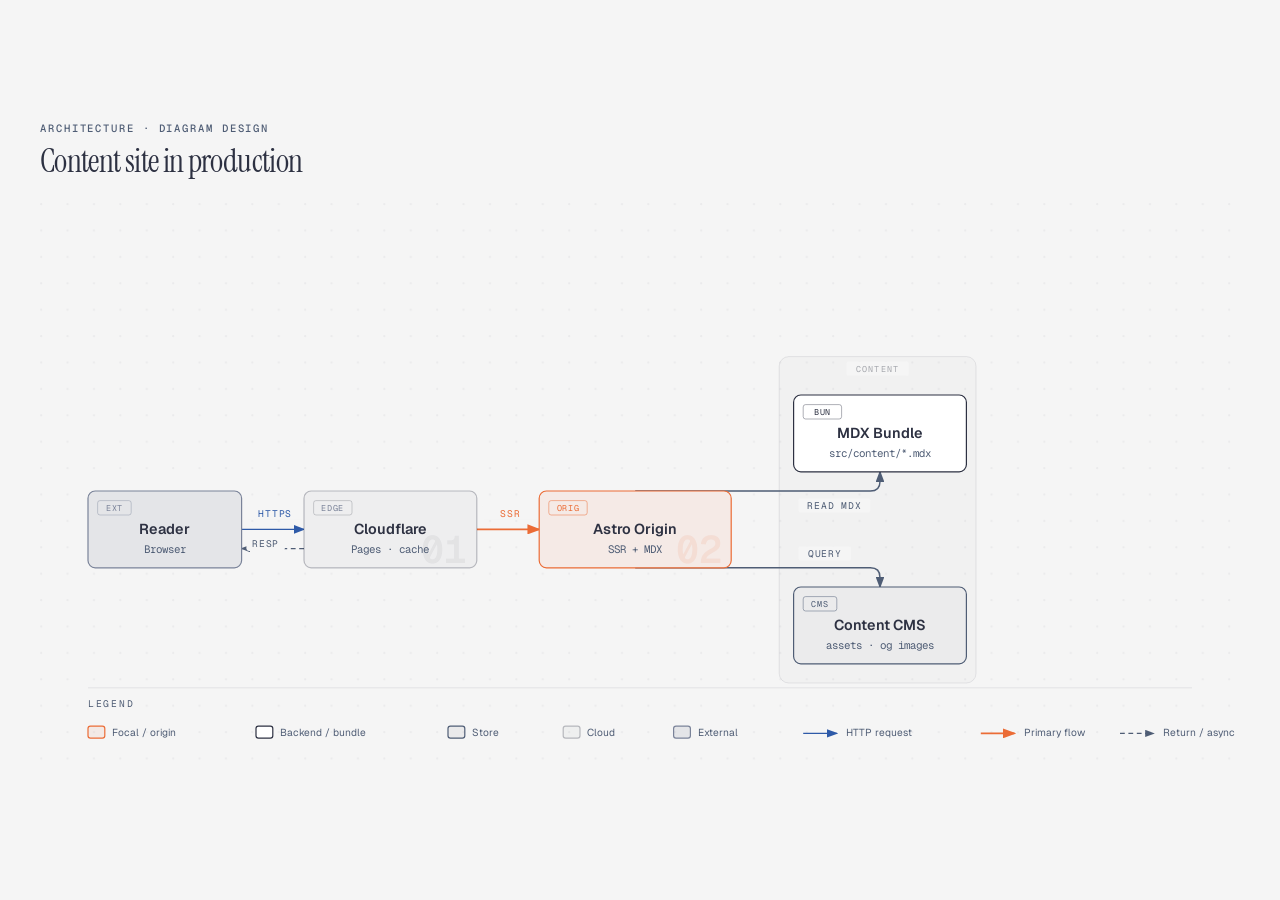
<file: references/common/da/diagram-design/assets/example-architecture.html>
<!DOCTYPE html>
<html lang="en">
<head>
  <meta charset="UTF-8">
  <meta name="viewport" content="width=device-width, initial-scale=1.0">
  <title>Content site · Architecture</title>
  <link href="https://fonts.googleapis.com/css2?family=Instrument+Serif:ital@0;1&family=Geist:wght@400;500;600&family=Geist+Mono:wght@400;500;600&display=swap" rel="stylesheet">
  <style>
    *, *::before, *::after { box-sizing: border-box; margin: 0; padding: 0; }
    :root {
      --color-paper:   #f5f5f5;
      --color-ink:     #2d3142;
      --color-muted:   #4f5d75;
      --color-accent:  #eb6c36;
      --font-sans:     'Geist', system-ui, sans-serif;
      --font-serif:    'Instrument Serif', serif;
      --font-mono:     'Geist Mono', ui-monospace, monospace;
    }

    body {
      font-family: var(--font-sans);
      background: var(--color-paper);
      color: var(--color-ink);
      min-height: 100vh;
      display: flex;
      align-items: center;
      justify-content: center;
      padding: 3rem 2rem;
    }

    .frame { max-width: 1200px; width: 100%; }

    .eyebrow {
      font-family: var(--font-mono);
      font-size: 0.66rem;
      font-weight: 500;
      letter-spacing: 0.18em;
      text-transform: uppercase;
      color: var(--color-muted);
      margin-bottom: 0.5rem;
    }

    h1 {
      font-family: var(--font-serif);
      font-size: clamp(1.5rem, 2.4vw + 0.75rem, 2rem);
      font-weight: 400;
      letter-spacing: -0.02em;
      line-height: 1.15;
      color: var(--color-ink);
      margin-bottom: 1.5rem;
    }

    svg { width: 100%; min-width: 900px; display: block; }
  </style>
</head>
<body>
  <div class="frame">
    <p class="eyebrow">Architecture · Diagram Design</p>
    <h1>Content site in production</h1>

    <svg viewBox="0 0 1000 480" xmlns="http://www.w3.org/2000/svg" role="img" aria-labelledby="architecture-title architecture-desc">
      <title id="architecture-title">Content site in production</title>
      <desc id="architecture-desc">Architecture diagram showing reader requests moving through Cloudflare to an Astro origin, MDX bundle, and content CMS.</desc>
        <defs>
          <pattern id="dots" width="22" height="22" patternUnits="userSpaceOnUse">
            <circle cx="1" cy="1" r="0.9" fill="rgba(45,49,66,0.10)"/>
          </pattern>
          <marker id="arrow" markerWidth="8" markerHeight="6" refX="7" refY="3" orient="auto"><polygon points="0 0, 8 3, 0 6" fill="#4f5d75"/></marker>
          <marker id="arrow-accent" markerWidth="8" markerHeight="6" refX="7" refY="3" orient="auto"><polygon points="0 0, 8 3, 0 6" fill="#eb6c36"/></marker>
          <marker id="arrow-link" markerWidth="8" markerHeight="6" refX="7" refY="3" orient="auto"><polygon points="0 0, 8 3, 0 6" fill="#2e5aa8"/></marker>
        </defs>

        <rect width="100%" height="100%" fill="#f5f5f5"/>
        <rect width="100%" height="100%" fill="url(#dots)" opacity="0.55"/>

        <!-- Zone: Content services (drawn before arrows and nodes) -->
        <rect x="616" y="128" width="164" height="272" rx="8"
              fill="rgba(45,49,66,0.02)" stroke="rgba(45,49,66,0.10)" stroke-width="0.8"/>
        <rect x="672" y="132" width="52" height="12" rx="2" fill="#f5f5f5"/>
        <text x="698" y="141" fill="rgba(45,49,66,0.40)" font-size="7" font-family="'Geist Mono', monospace"
              text-anchor="middle" letter-spacing="0.14em">CONTENT</text>

        <!-- Arrows first (behind boxes) -->
        <line x1="168" y1="272" x2="220" y2="272" stroke="#2e5aa8" stroke-width="1.2" marker-end="url(#arrow-link)"/>
        <line x1="364" y1="272" x2="416" y2="272" stroke="#eb6c36" stroke-width="1.4" marker-end="url(#arrow-accent)"/>
        <!-- Exit Astro top→enter MDX bottom; exit Astro bottom→enter CMS top -->
        <path d="M 496,240 H 692 Q 700,240 700,232 V 224"
              fill="none" stroke="#4f5d75" stroke-width="1.2" marker-end="url(#arrow)"/>
        <path d="M 496,304 H 692 Q 700,304 700,312 V 320"
              fill="none" stroke="#4f5d75" stroke-width="1.2" marker-end="url(#arrow)"/>

        <!-- Dashed return: Cloudflare→Reader (cached HTML — same orthogonal rules as solid) -->
        <path d="M 220,288 H 168" fill="none" stroke="#4f5d75" stroke-width="1" stroke-dasharray="4,3" marker-end="url(#arrow)"/>

        <!-- Arrow labels -->
        <rect x="172" y="252" width="48" height="12" rx="2" fill="#f5f5f5"/>
        <text x="196" y="262" fill="#2e5aa8" font-size="8" font-family="'Geist Mono', monospace" text-anchor="middle" letter-spacing="0.08em">HTTPS</text>

        <rect x="172" y="278" width="32" height="12" rx="2" fill="#f5f5f5"/>
        <text x="188" y="287" fill="#4f5d75" font-size="8" font-family="'Geist Mono', monospace" text-anchor="middle" letter-spacing="0.08em">RESP</text>

        <rect x="368" y="252" width="48" height="12" rx="2" fill="#f5f5f5"/>
        <text x="392" y="262" fill="#eb6c36" font-size="8" font-family="'Geist Mono', monospace" text-anchor="middle" letter-spacing="0.08em">SSR</text>

        <rect x="632" y="246" width="60" height="12" rx="2" fill="#f5f5f5"/>
        <text x="662" y="255" fill="#4f5d75" font-size="8" font-family="'Geist Mono', monospace" text-anchor="middle" letter-spacing="0.08em">READ MDX</text>

        <rect x="632" y="286" width="44" height="12" rx="2" fill="#f5f5f5"/>
        <text x="654" y="295" fill="#4f5d75" font-size="8" font-family="'Geist Mono', monospace" text-anchor="middle" letter-spacing="0.08em">QUERY</text>

        <!-- Node: Reader -->
        <rect x="40" y="240" width="128" height="64" rx="6" fill="#f5f5f5"/>
        <rect x="40" y="240" width="128" height="64" rx="6" fill="rgba(79,93,117,0.10)" stroke="#7a8399" stroke-width="1"/>
        <rect x="48" y="248" width="28" height="12" rx="2" fill="transparent" stroke="rgba(122,131,153,0.40)" stroke-width="0.8"/>
        <text x="62" y="257" fill="#7a8399" font-size="7" font-family="'Geist Mono', monospace" text-anchor="middle" letter-spacing="0.08em">EXT</text>
        <text x="104" y="276" fill="#2d3142" font-size="12" font-weight="600" font-family="'Geist', sans-serif" text-anchor="middle">Reader</text>
        <text x="104" y="292" fill="#4f5d75" font-size="9" font-family="'Geist Mono', monospace" text-anchor="middle">Browser</text>

        <!-- Node: Cloudflare -->
        <rect x="220" y="240" width="144" height="64" rx="6" fill="#f5f5f5"/>
        <rect x="220" y="240" width="144" height="64" rx="6" fill="rgba(45,49,66,0.03)" stroke="rgba(45,49,66,0.30)" stroke-width="1"/>
        <rect x="228" y="248" width="32" height="12" rx="2" fill="transparent" stroke="rgba(45,49,66,0.22)" stroke-width="0.8"/>
        <text x="244" y="257" fill="#7a8399" font-size="7" font-family="'Geist Mono', monospace" text-anchor="middle" letter-spacing="0.08em">EDGE</text>
        <text x="356" y="300" fill="rgba(45,49,66,0.06)" font-size="32" font-weight="600" font-family="'Geist Mono', monospace" text-anchor="end">01</text>
        <text x="292" y="276" fill="#2d3142" font-size="12" font-weight="600" font-family="'Geist', sans-serif" text-anchor="middle">Cloudflare</text>
        <text x="292" y="292" fill="#4f5d75" font-size="9" font-family="'Geist Mono', monospace" text-anchor="middle">Pages · cache</text>

        <!-- Node: Astro (focal coral) -->
        <rect x="416" y="240" width="160" height="64" rx="6" fill="#f5f5f5"/>
        <rect x="416" y="240" width="160" height="64" rx="6" fill="rgba(235,108,54,0.08)" stroke="#eb6c36" stroke-width="1"/>
        <rect x="424" y="248" width="32" height="12" rx="2" fill="transparent" stroke="rgba(235,108,54,0.50)" stroke-width="0.8"/>
        <text x="440" y="257" fill="#eb6c36" font-size="7" font-family="'Geist Mono', monospace" text-anchor="middle" letter-spacing="0.08em">ORIG</text>
        <text x="568" y="300" fill="rgba(235,108,54,0.10)" font-size="32" font-weight="600" font-family="'Geist Mono', monospace" text-anchor="end">02</text>
        <text x="496" y="276" fill="#2d3142" font-size="12" font-weight="600" font-family="'Geist', sans-serif" text-anchor="middle">Astro Origin</text>
        <text x="496" y="292" fill="#4f5d75" font-size="9" font-family="'Geist Mono', monospace" text-anchor="middle">SSR + MDX</text>

        <!-- Node: MDX Bundle -->
        <rect x="628" y="160" width="144" height="64" rx="6" fill="#f5f5f5"/>
        <rect x="628" y="160" width="144" height="64" rx="6" fill="#ffffff" stroke="#2d3142" stroke-width="1"/>
        <rect x="636" y="168" width="32" height="12" rx="2" fill="transparent" stroke="rgba(45,49,66,0.40)" stroke-width="0.8"/>
        <text x="652" y="177" fill="#2d3142" font-size="7" font-family="'Geist Mono', monospace" text-anchor="middle" letter-spacing="0.08em">BUN</text>
        <text x="700" y="196" fill="#2d3142" font-size="12" font-weight="600" font-family="'Geist', sans-serif" text-anchor="middle">MDX Bundle</text>
        <text x="700" y="212" fill="#4f5d75" font-size="9" font-family="'Geist Mono', monospace" text-anchor="middle">src/content/*.mdx</text>

        <!-- Node: Content CMS -->
        <rect x="628" y="320" width="144" height="64" rx="6" fill="#f5f5f5"/>
        <rect x="628" y="320" width="144" height="64" rx="6" fill="rgba(45,49,66,0.05)" stroke="#4f5d75" stroke-width="1"/>
        <rect x="636" y="328" width="28" height="12" rx="2" fill="transparent" stroke="rgba(79,93,117,0.50)" stroke-width="0.8"/>
        <text x="650" y="337" fill="#4f5d75" font-size="7" font-family="'Geist Mono', monospace" text-anchor="middle" letter-spacing="0.08em">CMS</text>
        <text x="700" y="356" fill="#2d3142" font-size="12" font-weight="600" font-family="'Geist', sans-serif" text-anchor="middle">Content CMS</text>
        <text x="700" y="372" fill="#4f5d75" font-size="9" font-family="'Geist Mono', monospace" text-anchor="middle">assets · og images</text>

        <!-- Legend strip -->
        <line x1="40" y1="404" x2="960" y2="404" stroke="rgba(45,49,66,0.10)" stroke-width="0.8"/>
        <text x="40" y="420" fill="#4f5d75" font-size="8" font-family="'Geist Mono', monospace" letter-spacing="0.18em">LEGEND</text>

        <rect x="40" y="436" width="14" height="10" rx="2" fill="rgba(235,108,54,0.08)" stroke="#eb6c36" stroke-width="1"/>
        <text x="60" y="444" fill="#4f5d75" font-size="8.5" font-family="'Geist', sans-serif">Focal / origin</text>

        <rect x="180" y="436" width="14" height="10" rx="2" fill="#ffffff" stroke="#2d3142" stroke-width="1"/>
        <text x="200" y="444" fill="#4f5d75" font-size="8.5" font-family="'Geist', sans-serif">Backend / bundle</text>

        <rect x="340" y="436" width="14" height="10" rx="2" fill="rgba(45,49,66,0.05)" stroke="#4f5d75" stroke-width="1"/>
        <text x="360" y="444" fill="#4f5d75" font-size="8.5" font-family="'Geist', sans-serif">Store</text>

        <rect x="436" y="436" width="14" height="10" rx="2" fill="rgba(45,49,66,0.03)" stroke="rgba(45,49,66,0.30)" stroke-width="1"/>
        <text x="456" y="444" fill="#4f5d75" font-size="8.5" font-family="'Geist', sans-serif">Cloud</text>

        <rect x="528" y="436" width="14" height="10" rx="2" fill="rgba(79,93,117,0.10)" stroke="#7a8399" stroke-width="1"/>
        <text x="548" y="444" fill="#4f5d75" font-size="8.5" font-family="'Geist', sans-serif">External</text>

        <line x1="636" y1="442" x2="664" y2="442" stroke="#2e5aa8" stroke-width="1.2" marker-end="url(#arrow-link)"/>
        <text x="672" y="444" fill="#4f5d75" font-size="8.5" font-family="'Geist', sans-serif">HTTP request</text>

        <line x1="784" y1="442" x2="812" y2="442" stroke="#eb6c36" stroke-width="1.4" marker-end="url(#arrow-accent)"/>
        <text x="820" y="444" fill="#4f5d75" font-size="8.5" font-family="'Geist', sans-serif">Primary flow</text>

        <line x1="900" y1="442" x2="928" y2="442" stroke="#4f5d75" stroke-width="1" stroke-dasharray="4,3" marker-end="url(#arrow)"/>
        <text x="936" y="444" fill="#4f5d75" font-size="8.5" font-family="'Geist', sans-serif">Return / async</text>
      </svg>
  </div>
</body>
</html>
</file>
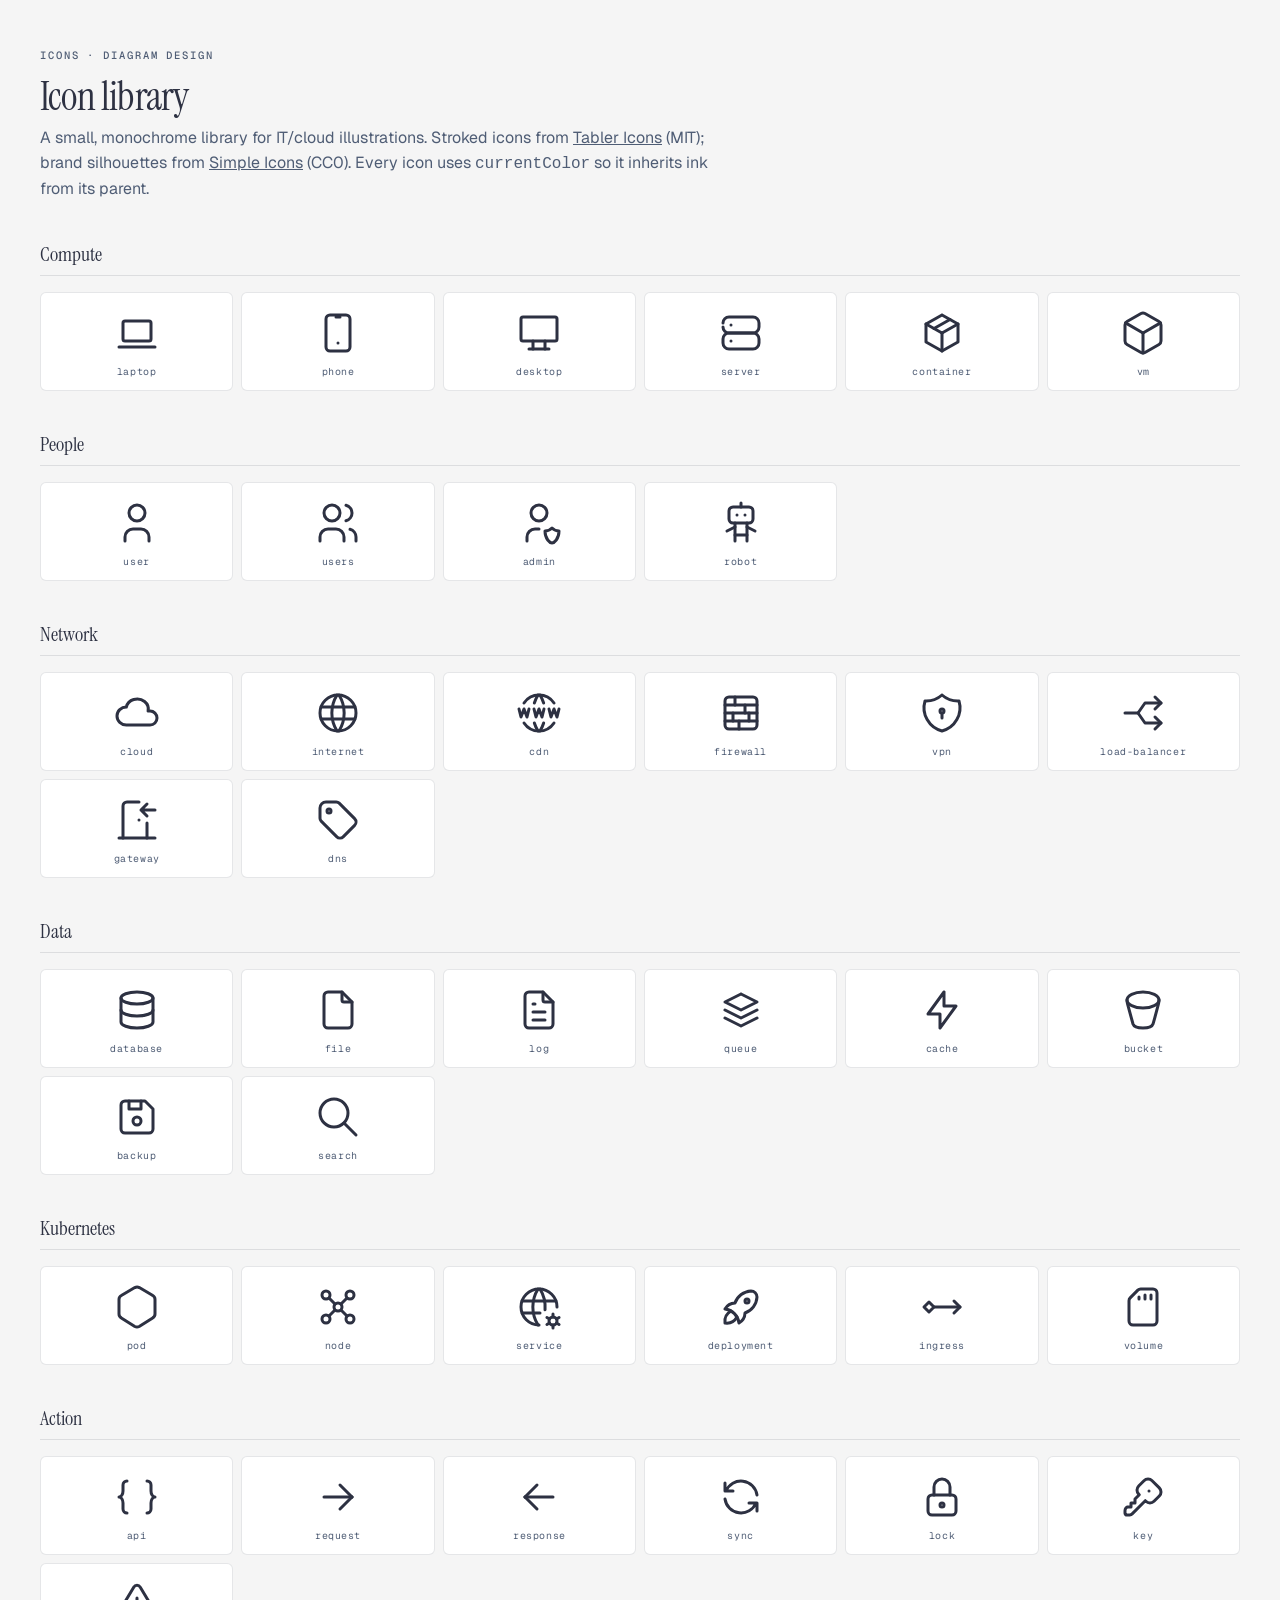
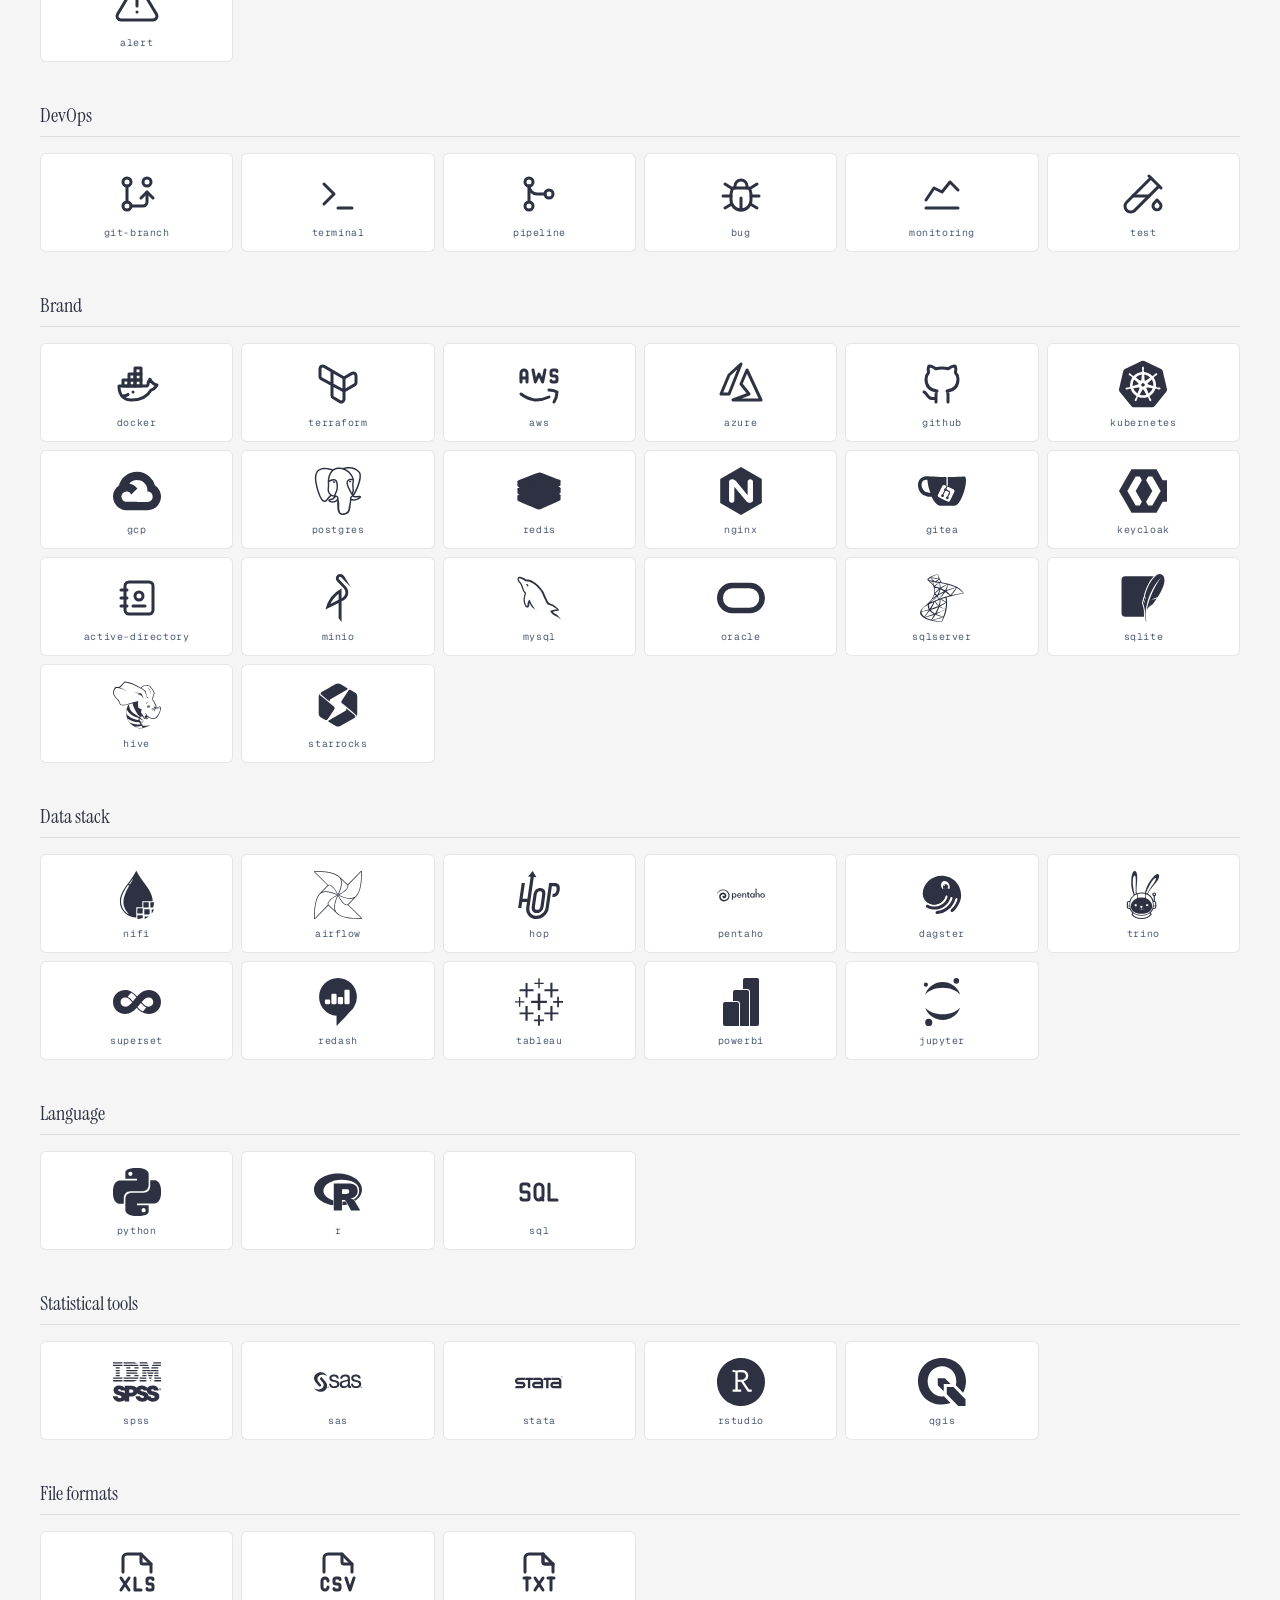
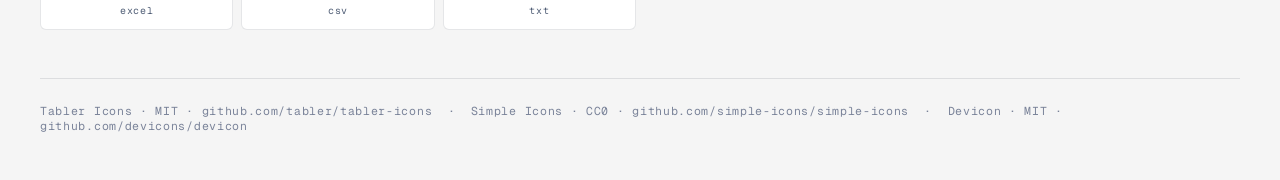
<file: references/common/da/diagram-design/assets/icons.html>
<!DOCTYPE html>
<html lang="en">
<head>
  <meta charset="UTF-8">
  <meta name="viewport" content="width=device-width, initial-scale=1.0">
  <title>Icon library · Diagram Design</title>
  <link href="https://fonts.googleapis.com/css2?family=Instrument+Serif:ital@0;1&family=Geist:wght@400;500;600&family=Geist+Mono:wght@400;500;600&display=swap" rel="stylesheet">
  <style>
    *, *::before, *::after { box-sizing: border-box; margin: 0; padding: 0; }
    :root {
      --color-paper:   #f5f5f5;
      --color-paper-2: #ececec;
      --color-ink:     #2d3142;
      --color-muted:   #4f5d75;
      --color-soft:    #7a8399;
      --color-rule:    rgba(45,49,66,0.12);
      --color-accent:  #eb6c36;
      --font-sans:     'Geist', system-ui, sans-serif;
      --font-serif:    'Instrument Serif', serif;
      --font-mono:     'Geist Mono', ui-monospace, monospace;
    }
    body {
      font-family: var(--font-sans);
      background: var(--color-paper);
      color: var(--color-ink);
      min-height: 100vh;
      padding: 3rem 2rem;
    }
    .container { max-width: 1200px; margin: 0 auto; }
    .header { margin-bottom: 2.5rem; }
    .eyebrow {
      font-family: var(--font-mono);
      font-size: 0.66rem;
      font-weight: 500;
      letter-spacing: 0.18em;
      text-transform: uppercase;
      color: var(--color-muted);
      margin-bottom: 0.75rem;
    }
    h1 {
      font-family: var(--font-serif);
      font-size: clamp(1.75rem, 3vw + 1rem, 2.5rem);
      font-weight: 400;
      letter-spacing: -0.02em;
      line-height: 1.1;
      margin-bottom: 0.5rem;
    }
    .subtitle {
      font-size: 1rem;
      line-height: 1.55;
      color: var(--color-muted);
      max-width: 64ch;
    }
    .cat { margin-top: 2.5rem; }
    .cat h2 {
      font-family: var(--font-serif);
      font-size: 1.25rem;
      font-weight: 400;
      margin-bottom: 1rem;
      padding-bottom: 0.5rem;
      border-bottom: 1px solid var(--color-rule);
      color: var(--color-ink);
    }
    .grid {
      display: grid;
      grid-template-columns: repeat(6, 1fr);
      gap: 0.5rem;
    }
    @media (max-width: 980px) { .grid { grid-template-columns: repeat(4, 1fr); } }
    @media (max-width: 600px) { .grid { grid-template-columns: repeat(2, 1fr); } }
    .cell {
      background: #fff;
      border: 1px solid var(--color-rule);
      border-radius: 6px;
      padding: 1rem 0.5rem 0.75rem;
      display: flex;
      flex-direction: column;
      align-items: center;
      gap: 0.5rem;
      color: var(--color-ink);
      transition: border-color 0.12s, color 0.12s;
    }
    .cell:hover { border-color: var(--color-accent); color: var(--color-accent); }
    .cell .icon { width: 48px; height: 48px; display: flex; align-items: center; justify-content: center; }
    .cell .icon svg { width: 100%; height: 100%; }
    .cell .name {
      font-family: var(--font-mono);
      font-size: 0.62rem;
      letter-spacing: 0.06em;
      color: var(--color-muted);
      text-align: center;
    }
    .cell.missing { opacity: 0.5; }
    .cell.missing .icon { font-size: 24px; color: var(--color-muted); }
    footer {
      margin-top: 3rem;
      padding-top: 1.5rem;
      border-top: 1px solid var(--color-rule);
      font-family: var(--font-mono);
      font-size: 0.72rem;
      letter-spacing: 0.06em;
      color: var(--color-soft);
    }
    footer a { color: inherit; text-decoration: underline dotted; }
  </style>
</head>
<body>
  <div class="container">
    <div class="header">
      <p class="eyebrow">Icons · Diagram Design</p>
      <h1>Icon library</h1>
      <p class="subtitle">A small, monochrome library for IT/cloud illustrations. Stroked icons from <a href="https://tabler.io/icons" style="color:inherit">Tabler Icons</a> (MIT); brand silhouettes from <a href="https://simpleicons.org" style="color:inherit">Simple Icons</a> (CC0). Every icon uses <code>currentColor</code> so it inherits ink from its parent.</p>
    </div>
    <section class="cat"><h2>Compute</h2><div class="grid">
<div class="cell"><div class="icon"><svg aria-hidden="true" width="24" height="24" viewBox="0 0 24 24" fill="none" stroke="currentColor" stroke-width="1.5" stroke-linecap="round" stroke-linejoin="round"><path d="M3 19l18 0" /> <path d="M5 7a1 1 0 0 1 1 -1h12a1 1 0 0 1 1 1v8a1 1 0 0 1 -1 1h-12a1 1 0 0 1 -1 -1l0 -8" /></svg></div><div class="name">laptop</div></div>
<div class="cell"><div class="icon"><svg aria-hidden="true" width="24" height="24" viewBox="0 0 24 24" fill="none" stroke="currentColor" stroke-width="1.5" stroke-linecap="round" stroke-linejoin="round"><path d="M6 5a2 2 0 0 1 2 -2h8a2 2 0 0 1 2 2v14a2 2 0 0 1 -2 2h-8a2 2 0 0 1 -2 -2v-14" /> <path d="M11 4h2" /> <path d="M12 17v.01" /></svg></div><div class="name">phone</div></div>
<div class="cell"><div class="icon"><svg aria-hidden="true" width="24" height="24" viewBox="0 0 24 24" fill="none" stroke="currentColor" stroke-width="1.5" stroke-linecap="round" stroke-linejoin="round"><path d="M3 5a1 1 0 0 1 1 -1h16a1 1 0 0 1 1 1v10a1 1 0 0 1 -1 1h-16a1 1 0 0 1 -1 -1v-10" /> <path d="M7 20h10" /> <path d="M9 16v4" /> <path d="M15 16v4" /></svg></div><div class="name">desktop</div></div>
<div class="cell"><div class="icon"><svg aria-hidden="true" width="24" height="24" viewBox="0 0 24 24" fill="none" stroke="currentColor" stroke-width="1.5" stroke-linecap="round" stroke-linejoin="round"><path d="M3 7a3 3 0 0 1 3 -3h12a3 3 0 0 1 3 3v2a3 3 0 0 1 -3 3h-12a3 3 0 0 1 -3 -3" /> <path d="M3 15a3 3 0 0 1 3 -3h12a3 3 0 0 1 3 3v2a3 3 0 0 1 -3 3h-12a3 3 0 0 1 -3 -3l0 -2" /> <path d="M7 8l0 .01" /> <path d="M7 16l0 .01" /></svg></div><div class="name">server</div></div>
<div class="cell"><div class="icon"><svg aria-hidden="true" width="24" height="24" viewBox="0 0 24 24" fill="none" stroke="currentColor" stroke-width="1.5" stroke-linecap="round" stroke-linejoin="round"><path d="M12 3l8 4.5l0 9l-8 4.5l-8 -4.5l0 -9l8 -4.5" /> <path d="M12 12l8 -4.5" /> <path d="M12 12l0 9" /> <path d="M12 12l-8 -4.5" /> <path d="M16 5.25l-8 4.5" /></svg></div><div class="name">container</div></div>
<div class="cell"><div class="icon"><svg aria-hidden="true" width="24" height="24" viewBox="0 0 24 24" fill="none" stroke="currentColor" stroke-width="1.5" stroke-linecap="round" stroke-linejoin="round"><path d="M21 16.008v-8.018a1.98 1.98 0 0 0 -1 -1.717l-7 -4.008a2.016 2.016 0 0 0 -2 0l-7 4.008c-.619 .355 -1 1.01 -1 1.718v8.018c0 .709 .381 1.363 1 1.717l7 4.008a2.016 2.016 0 0 0 2 0l7 -4.008c.619 -.355 1 -1.01 1 -1.718" /> <path d="M12 22v-10" /> <path d="M12 12l8.73 -5.04" /> <path d="M3.27 6.96l8.73 5.04" /></svg></div><div class="name">vm</div></div>
</div></section>
<section class="cat"><h2>People</h2><div class="grid">
<div class="cell"><div class="icon"><svg aria-hidden="true" width="24" height="24" viewBox="0 0 24 24" fill="none" stroke="currentColor" stroke-width="1.5" stroke-linecap="round" stroke-linejoin="round"><path d="M8 7a4 4 0 1 0 8 0a4 4 0 0 0 -8 0" /> <path d="M6 21v-2a4 4 0 0 1 4 -4h4a4 4 0 0 1 4 4v2" /></svg></div><div class="name">user</div></div>
<div class="cell"><div class="icon"><svg aria-hidden="true" width="24" height="24" viewBox="0 0 24 24" fill="none" stroke="currentColor" stroke-width="1.5" stroke-linecap="round" stroke-linejoin="round"><path d="M5 7a4 4 0 1 0 8 0a4 4 0 1 0 -8 0" /> <path d="M3 21v-2a4 4 0 0 1 4 -4h4a4 4 0 0 1 4 4v2" /> <path d="M16 3.13a4 4 0 0 1 0 7.75" /> <path d="M21 21v-2a4 4 0 0 0 -3 -3.85" /></svg></div><div class="name">users</div></div>
<div class="cell"><div class="icon"><svg aria-hidden="true" width="24" height="24" viewBox="0 0 24 24" fill="none" stroke="currentColor" stroke-width="1.5" stroke-linecap="round" stroke-linejoin="round"><path d="M6 21v-2a4 4 0 0 1 4 -4h2" /> <path d="M22 16c0 4 -2.5 6 -3.5 6s-3.5 -2 -3.5 -6c1 0 2.5 -.5 3.5 -1.5c1 1 2.5 1.5 3.5 1.5" /> <path d="M8 7a4 4 0 1 0 8 0a4 4 0 0 0 -8 0" /></svg></div><div class="name">admin</div></div>
<div class="cell"><div class="icon"><svg aria-hidden="true" width="24" height="24" viewBox="0 0 24 24" fill="none" stroke="currentColor" stroke-width="1.5" stroke-linecap="round" stroke-linejoin="round"><path d="M6 6a2 2 0 0 1 2 -2h8a2 2 0 0 1 2 2v4a2 2 0 0 1 -2 2h-8a2 2 0 0 1 -2 -2l0 -4" /> <path d="M12 2v2" /> <path d="M9 12v9" /> <path d="M15 12v9" /> <path d="M5 16l4 -2" /> <path d="M15 14l4 2" /> <path d="M9 18h6" /> <path d="M10 8v.01" /> <path d="M14 8v.01" /></svg></div><div class="name">robot</div></div>
</div></section>
<section class="cat"><h2>Network</h2><div class="grid">
<div class="cell"><div class="icon"><svg aria-hidden="true" width="24" height="24" viewBox="0 0 24 24" fill="none" stroke="currentColor" stroke-width="1.5" stroke-linecap="round" stroke-linejoin="round"><path d="M6.657 18c-2.572 0 -4.657 -2.007 -4.657 -4.483c0 -2.475 2.085 -4.482 4.657 -4.482c.393 -1.762 1.794 -3.2 3.675 -3.773c1.88 -.572 3.956 -.193 5.444 1c1.488 1.19 2.162 3.007 1.77 4.769h.99c1.913 0 3.464 1.56 3.464 3.486c0 1.927 -1.551 3.487 -3.465 3.487h-11.878" /></svg></div><div class="name">cloud</div></div>
<div class="cell"><div class="icon"><svg aria-hidden="true" width="24" height="24" viewBox="0 0 24 24" fill="none" stroke="currentColor" stroke-width="1.5" stroke-linecap="round" stroke-linejoin="round"><path d="M3 12a9 9 0 1 0 18 0a9 9 0 0 0 -18 0" /> <path d="M3.6 9h16.8" /> <path d="M3.6 15h16.8" /> <path d="M11.5 3a17 17 0 0 0 0 18" /> <path d="M12.5 3a17 17 0 0 1 0 18" /></svg></div><div class="name">internet</div></div>
<div class="cell"><div class="icon"><svg aria-hidden="true" width="24" height="24" viewBox="0 0 24 24" fill="none" stroke="currentColor" stroke-width="1.5" stroke-linecap="round" stroke-linejoin="round"><path d="M19.5 7a9 9 0 0 0 -7.5 -4a8.991 8.991 0 0 0 -7.484 4" /> <path d="M11.5 3a16.989 16.989 0 0 0 -1.826 4" /> <path d="M12.5 3a16.989 16.989 0 0 1 1.828 4" /> <path d="M19.5 17a9 9 0 0 1 -7.5 4a8.991 8.991 0 0 1 -7.484 -4" /> <path d="M11.5 21a16.989 16.989 0 0 1 -1.826 -4" /> <path d="M12.5 21a16.989 16.989 0 0 0 1.828 -4" /> <path d="M2 10l1 4l1.5 -4l1.5 4l1 -4" /> <path d="M17 10l1 4l1.5 -4l1.5 4l1 -4" /> <path d="M9.5 10l1 4l1.5 -4l1.5 4l1 -4" /></svg></div><div class="name">cdn</div></div>
<div class="cell"><div class="icon"><svg aria-hidden="true" width="24" height="24" viewBox="0 0 24 24" fill="none" stroke="currentColor" stroke-width="1.5" stroke-linecap="round" stroke-linejoin="round"><path d="M4 6a2 2 0 0 1 2 -2h12a2 2 0 0 1 2 2v12a2 2 0 0 1 -2 2h-12a2 2 0 0 1 -2 -2l0 -12" /> <path d="M4 8h16" /> <path d="M20 12h-16" /> <path d="M4 16h16" /> <path d="M9 4v4" /> <path d="M14 8v4" /> <path d="M8 12v4" /> <path d="M16 12v4" /> <path d="M11 16v4" /></svg></div><div class="name">firewall</div></div>
<div class="cell"><div class="icon"><svg aria-hidden="true" width="24" height="24" viewBox="0 0 24 24" fill="none" stroke="currentColor" stroke-width="1.5" stroke-linecap="round" stroke-linejoin="round"><path d="M12 3a12 12 0 0 0 8.5 3a12 12 0 0 1 -8.5 15a12 12 0 0 1 -8.5 -15a12 12 0 0 0 8.5 -3" /> <path d="M11 11a1 1 0 1 0 2 0a1 1 0 1 0 -2 0" /> <path d="M12 12l0 2.5" /></svg></div><div class="name">vpn</div></div>
<div class="cell"><div class="icon"><svg aria-hidden="true" width="24" height="24" viewBox="0 0 24 24" fill="none" stroke="currentColor" stroke-width="1.5" stroke-linecap="round" stroke-linejoin="round"><path d="M21 17h-8l-3.5 -5h-6.5" /> <path d="M21 7h-8l-3.495 5" /> <path d="M18 10l3 -3l-3 -3" /> <path d="M18 20l3 -3l-3 -3" /></svg></div><div class="name">load-balancer</div></div>
<div class="cell"><div class="icon"><svg aria-hidden="true" width="24" height="24" viewBox="0 0 24 24" fill="none" stroke="currentColor" stroke-width="1.5" stroke-linecap="round" stroke-linejoin="round"><path d="M13 12v.01" /> <path d="M3 21h18" /> <path d="M5 21v-16a2 2 0 0 1 2 -2h6m4 10.5v7.5" /> <path d="M21 7h-7m3 -3l-3 3l3 3" /></svg></div><div class="name">gateway</div></div>
<div class="cell"><div class="icon"><svg aria-hidden="true" width="24" height="24" viewBox="0 0 24 24" fill="none" stroke="currentColor" stroke-width="1.5" stroke-linecap="round" stroke-linejoin="round"><path d="M6.5 7.5a1 1 0 1 0 2 0a1 1 0 1 0 -2 0" /> <path d="M3 6v5.172a2 2 0 0 0 .586 1.414l7.71 7.71a2.41 2.41 0 0 0 3.408 0l5.592 -5.592a2.41 2.41 0 0 0 0 -3.408l-7.71 -7.71a2 2 0 0 0 -1.414 -.586h-5.172a3 3 0 0 0 -3 3" /></svg></div><div class="name">dns</div></div>
</div></section>
<section class="cat"><h2>Data</h2><div class="grid">
<div class="cell"><div class="icon"><svg aria-hidden="true" width="24" height="24" viewBox="0 0 24 24" fill="none" stroke="currentColor" stroke-width="1.5" stroke-linecap="round" stroke-linejoin="round"><path d="M4 6a8 3 0 1 0 16 0a8 3 0 1 0 -16 0" /> <path d="M4 6v6a8 3 0 0 0 16 0v-6" /> <path d="M4 12v6a8 3 0 0 0 16 0v-6" /></svg></div><div class="name">database</div></div>
<div class="cell"><div class="icon"><svg aria-hidden="true" width="24" height="24" viewBox="0 0 24 24" fill="none" stroke="currentColor" stroke-width="1.5" stroke-linecap="round" stroke-linejoin="round"><path d="M14 3v4a1 1 0 0 0 1 1h4" /> <path d="M17 21h-10a2 2 0 0 1 -2 -2v-14a2 2 0 0 1 2 -2h7l5 5v11a2 2 0 0 1 -2 2" /></svg></div><div class="name">file</div></div>
<div class="cell"><div class="icon"><svg aria-hidden="true" width="24" height="24" viewBox="0 0 24 24" fill="none" stroke="currentColor" stroke-width="1.5" stroke-linecap="round" stroke-linejoin="round"><path d="M14 3v4a1 1 0 0 0 1 1h4" /> <path d="M17 21h-10a2 2 0 0 1 -2 -2v-14a2 2 0 0 1 2 -2h7l5 5v11a2 2 0 0 1 -2 2" /> <path d="M9 9l1 0" /> <path d="M9 13l6 0" /> <path d="M9 17l6 0" /></svg></div><div class="name">log</div></div>
<div class="cell"><div class="icon"><svg aria-hidden="true" width="24" height="24" viewBox="0 0 24 24" fill="none" stroke="currentColor" stroke-width="1.5" stroke-linecap="round" stroke-linejoin="round"><path d="M12 4l-8 4l8 4l8 -4l-8 -4" /> <path d="M4 12l8 4l8 -4" /> <path d="M4 16l8 4l8 -4" /></svg></div><div class="name">queue</div></div>
<div class="cell"><div class="icon"><svg aria-hidden="true" width="24" height="24" viewBox="0 0 24 24" fill="none" stroke="currentColor" stroke-width="1.5" stroke-linecap="round" stroke-linejoin="round"><path d="M13 3l0 7l6 0l-8 11l0 -7l-6 0l8 -11" /></svg></div><div class="name">cache</div></div>
<div class="cell"><div class="icon"><svg aria-hidden="true" width="24" height="24" viewBox="0 0 24 24" fill="none" stroke="currentColor" stroke-width="1.5" stroke-linecap="round" stroke-linejoin="round"><path d="M4 7a8 4 0 1 0 16 0a8 4 0 1 0 -16 0" /> <path d="M4 7c0 .664 .088 1.324 .263 1.965l2.737 10.035c.5 1.5 2.239 2 5 2s4.5 -.5 5 -2c.333 -1 1.246 -4.345 2.737 -10.035a7.45 7.45 0 0 0 .263 -1.965" /></svg></div><div class="name">bucket</div></div>
<div class="cell"><div class="icon"><svg aria-hidden="true" width="24" height="24" viewBox="0 0 24 24" fill="none" stroke="currentColor" stroke-width="1.5" stroke-linecap="round" stroke-linejoin="round"><path d="M6 4h10l4 4v10a2 2 0 0 1 -2 2h-12a2 2 0 0 1 -2 -2v-12a2 2 0 0 1 2 -2" /> <path d="M10 14a2 2 0 1 0 4 0a2 2 0 1 0 -4 0" /> <path d="M14 4l0 4l-6 0l0 -4" /></svg></div><div class="name">backup</div></div>
<div class="cell"><div class="icon"><svg aria-hidden="true" width="24" height="24" viewBox="0 0 24 24" fill="none" stroke="currentColor" stroke-width="1.5" stroke-linecap="round" stroke-linejoin="round"><path d="M3 10a7 7 0 1 0 14 0a7 7 0 1 0 -14 0" /> <path d="M21 21l-6 -6" /></svg></div><div class="name">search</div></div>
</div></section>
<section class="cat"><h2>Kubernetes</h2><div class="grid">
<div class="cell"><div class="icon"><svg aria-hidden="true" width="24" height="24" viewBox="0 0 24 24" fill="none" stroke="currentColor" stroke-width="1.5" stroke-linecap="round" stroke-linejoin="round"><path d="M19.875 6.27a2.225 2.225 0 0 1 1.125 1.948v7.284c0 .809 -.443 1.555 -1.158 1.948l-6.75 4.27a2.269 2.269 0 0 1 -2.184 0l-6.75 -4.27a2.225 2.225 0 0 1 -1.158 -1.948v-7.285c0 -.809 .443 -1.554 1.158 -1.947l6.75 -3.98a2.33 2.33 0 0 1 2.25 0l6.75 3.98h-.033" /></svg></div><div class="name">pod</div></div>
<div class="cell"><div class="icon"><svg aria-hidden="true" width="24" height="24" viewBox="0 0 24 24" fill="none" stroke="currentColor" stroke-width="1.5" stroke-linecap="round" stroke-linejoin="round"><path d="M8 18a2 2 0 1 0 -4 0a2 2 0 0 0 4 0" /> <path d="M20 6a2 2 0 1 0 -4 0a2 2 0 0 0 4 0" /> <path d="M8 6a2 2 0 1 0 -4 0a2 2 0 0 0 4 0" /> <path d="M20 18a2 2 0 1 0 -4 0a2 2 0 0 0 4 0" /> <path d="M14 12a2 2 0 1 0 -4 0a2 2 0 0 0 4 0" /> <path d="M7.5 7.5l3 3" /> <path d="M7.5 16.5l3 -3" /> <path d="M13.5 13.5l3 3" /> <path d="M16.5 7.5l-3 3" /></svg></div><div class="name">node</div></div>
<div class="cell"><div class="icon"><svg aria-hidden="true" width="24" height="24" viewBox="0 0 24 24" fill="none" stroke="currentColor" stroke-width="1.5" stroke-linecap="round" stroke-linejoin="round"><path d="M21 12a9 9 0 1 0 -8.979 9" /> <path d="M3.6 9h16.8" /> <path d="M3.6 15h8.9" /> <path d="M11.5 3a17 17 0 0 0 0 18" /> <path d="M12.5 3a16.992 16.992 0 0 1 2.522 10.376" /> <path d="M17.001 19a2 2 0 1 0 4 0a2 2 0 1 0 -4 0" /> <path d="M19.001 15.5v1.5" /> <path d="M19.001 21v1.5" /> <path d="M22.032 17.25l-1.299 .75" /> <path d="M17.27 20l-1.3 .75" /> <path d="M15.97 17.25l1.3 .75" /> <path d="M20.733 20l1.3 .75" /></svg></div><div class="name">service</div></div>
<div class="cell"><div class="icon"><svg aria-hidden="true" width="24" height="24" viewBox="0 0 24 24" fill="none" stroke="currentColor" stroke-width="1.5" stroke-linecap="round" stroke-linejoin="round"><path d="M4 13a8 8 0 0 1 7 7a6 6 0 0 0 3 -5a9 9 0 0 0 6 -8a3 3 0 0 0 -3 -3a9 9 0 0 0 -8 6a6 6 0 0 0 -5 3" /> <path d="M7 14a6 6 0 0 0 -3 6a6 6 0 0 0 6 -3" /> <path d="M14 9a1 1 0 1 0 2 0a1 1 0 1 0 -2 0" /></svg></div><div class="name">deployment</div></div>
<div class="cell"><div class="icon"><svg aria-hidden="true" width="24" height="24" viewBox="0 0 24 24" fill="none" stroke="currentColor" stroke-width="1.5" stroke-linecap="round" stroke-linejoin="round"><path d="M8 12h13" /> <path d="M18 9l3 3l-3 3" /> <path d="M5.5 9.5l-2.5 2.5l2.5 2.5l2.5 -2.5l-2.5 -2.5" /></svg></div><div class="name">ingress</div></div>
<div class="cell"><div class="icon"><svg aria-hidden="true" width="24" height="24" viewBox="0 0 24 24" fill="none" stroke="currentColor" stroke-width="1.5" stroke-linecap="round" stroke-linejoin="round"><path d="M7 21h10a2 2 0 0 0 2 -2v-14a2 2 0 0 0 -2 -2h-6.172a2 2 0 0 0 -1.414 .586l-3.828 3.828a2 2 0 0 0 -.586 1.414v10.172a2 2 0 0 0 2 2" /> <path d="M13 6v2" /> <path d="M16 6v2" /> <path d="M10 7v1" /></svg></div><div class="name">volume</div></div>
</div></section>
<section class="cat"><h2>Action</h2><div class="grid">
<div class="cell"><div class="icon"><svg aria-hidden="true" width="24" height="24" viewBox="0 0 24 24" fill="none" stroke="currentColor" stroke-width="1.5" stroke-linecap="round" stroke-linejoin="round"><path d="M7 4a2 2 0 0 0 -2 2v3a2 3 0 0 1 -2 3a2 3 0 0 1 2 3v3a2 2 0 0 0 2 2" /> <path d="M17 4a2 2 0 0 1 2 2v3a2 3 0 0 0 2 3a2 3 0 0 0 -2 3v3a2 2 0 0 1 -2 2" /></svg></div><div class="name">api</div></div>
<div class="cell"><div class="icon"><svg aria-hidden="true" width="24" height="24" viewBox="0 0 24 24" fill="none" stroke="currentColor" stroke-width="1.5" stroke-linecap="round" stroke-linejoin="round"><path d="M5 12l14 0" /> <path d="M13 18l6 -6" /> <path d="M13 6l6 6" /></svg></div><div class="name">request</div></div>
<div class="cell"><div class="icon"><svg aria-hidden="true" width="24" height="24" viewBox="0 0 24 24" fill="none" stroke="currentColor" stroke-width="1.5" stroke-linecap="round" stroke-linejoin="round"><path d="M5 12l14 0" /> <path d="M5 12l6 6" /> <path d="M5 12l6 -6" /></svg></div><div class="name">response</div></div>
<div class="cell"><div class="icon"><svg aria-hidden="true" width="24" height="24" viewBox="0 0 24 24" fill="none" stroke="currentColor" stroke-width="1.5" stroke-linecap="round" stroke-linejoin="round"><path d="M20 11a8.1 8.1 0 0 0 -15.5 -2m-.5 -4v4h4" /> <path d="M4 13a8.1 8.1 0 0 0 15.5 2m.5 4v-4h-4" /></svg></div><div class="name">sync</div></div>
<div class="cell"><div class="icon"><svg aria-hidden="true" width="24" height="24" viewBox="0 0 24 24" fill="none" stroke="currentColor" stroke-width="1.5" stroke-linecap="round" stroke-linejoin="round"><path d="M5 13a2 2 0 0 1 2 -2h10a2 2 0 0 1 2 2v6a2 2 0 0 1 -2 2h-10a2 2 0 0 1 -2 -2v-6" /> <path d="M11 16a1 1 0 1 0 2 0a1 1 0 0 0 -2 0" /> <path d="M8 11v-4a4 4 0 1 1 8 0v4" /></svg></div><div class="name">lock</div></div>
<div class="cell"><div class="icon"><svg aria-hidden="true" width="24" height="24" viewBox="0 0 24 24" fill="none" stroke="currentColor" stroke-width="1.5" stroke-linecap="round" stroke-linejoin="round"><path d="M16.555 3.843l3.602 3.602a2.877 2.877 0 0 1 0 4.069l-2.643 2.643a2.877 2.877 0 0 1 -4.069 0l-.301 -.301l-6.558 6.558a2 2 0 0 1 -1.239 .578l-.175 .008h-1.172a1 1 0 0 1 -.993 -.883l-.007 -.117v-1.172a2 2 0 0 1 .467 -1.284l.119 -.13l.414 -.414h2v-2h2v-2l2.144 -2.144l-.301 -.301a2.877 2.877 0 0 1 0 -4.069l2.643 -2.643a2.877 2.877 0 0 1 4.069 0" /> <path d="M15 9h.01" /></svg></div><div class="name">key</div></div>
<div class="cell"><div class="icon"><svg aria-hidden="true" width="24" height="24" viewBox="0 0 24 24" fill="none" stroke="currentColor" stroke-width="1.5" stroke-linecap="round" stroke-linejoin="round"><path d="M12 9v4" /> <path d="M10.363 3.591l-8.106 13.534a1.914 1.914 0 0 0 1.636 2.871h16.214a1.914 1.914 0 0 0 1.636 -2.87l-8.106 -13.536a1.914 1.914 0 0 0 -3.274 0" /> <path d="M12 16h.01" /></svg></div><div class="name">alert</div></div>
</div></section>
<section class="cat"><h2>DevOps</h2><div class="grid">
<div class="cell"><div class="icon"><svg aria-hidden="true" width="24" height="24" viewBox="0 0 24 24" fill="none" stroke="currentColor" stroke-width="1.5" stroke-linecap="round" stroke-linejoin="round"><path d="M5 18a2 2 0 1 0 4 0a2 2 0 1 0 -4 0" /> <path d="M5 6a2 2 0 1 0 4 0a2 2 0 1 0 -4 0" /> <path d="M15 6a2 2 0 1 0 4 0a2 2 0 1 0 -4 0" /> <path d="M7 8l0 8" /> <path d="M9 18h6a2 2 0 0 0 2 -2v-5" /> <path d="M14 14l3 -3l3 3" /></svg></div><div class="name">git-branch</div></div>
<div class="cell"><div class="icon"><svg aria-hidden="true" width="24" height="24" viewBox="0 0 24 24" fill="none" stroke="currentColor" stroke-width="1.5" stroke-linecap="round" stroke-linejoin="round"><path d="M5 7l5 5l-5 5" /> <path d="M12 19l7 0" /></svg></div><div class="name">terminal</div></div>
<div class="cell"><div class="icon"><svg aria-hidden="true" width="24" height="24" viewBox="0 0 24 24" fill="none" stroke="currentColor" stroke-width="1.5" stroke-linecap="round" stroke-linejoin="round"><path d="M5 18a2 2 0 1 0 4 0a2 2 0 1 0 -4 0" /> <path d="M5 6a2 2 0 1 0 4 0a2 2 0 1 0 -4 0" /> <path d="M15 12a2 2 0 1 0 4 0a2 2 0 1 0 -4 0" /> <path d="M7 8l0 8" /> <path d="M7 8a4 4 0 0 0 4 4h4" /></svg></div><div class="name">pipeline</div></div>
<div class="cell"><div class="icon"><svg aria-hidden="true" width="24" height="24" viewBox="0 0 24 24" fill="none" stroke="currentColor" stroke-width="1.5" stroke-linecap="round" stroke-linejoin="round"><path d="M9 9v-1a3 3 0 0 1 6 0v1" /> <path d="M8 9h8a6 6 0 0 1 1 3v3a5 5 0 0 1 -10 0v-3a6 6 0 0 1 1 -3" /> <path d="M3 13l4 0" /> <path d="M17 13l4 0" /> <path d="M12 20l0 -6" /> <path d="M4 19l3.35 -2" /> <path d="M20 19l-3.35 -2" /> <path d="M4 7l3.75 2.4" /> <path d="M20 7l-3.75 2.4" /></svg></div><div class="name">bug</div></div>
<div class="cell"><div class="icon"><svg aria-hidden="true" width="24" height="24" viewBox="0 0 24 24" fill="none" stroke="currentColor" stroke-width="1.5" stroke-linecap="round" stroke-linejoin="round"><path d="M4 19l16 0" /> <path d="M4 15l4 -6l4 2l4 -5l4 4" /></svg></div><div class="name">monitoring</div></div>
<div class="cell"><div class="icon"><svg aria-hidden="true" width="24" height="24" viewBox="0 0 24 24" fill="none" stroke="currentColor" stroke-width="1.5" stroke-linecap="round" stroke-linejoin="round"><path d="M20 8.04l-12.122 12.124a2.857 2.857 0 1 1 -4.041 -4.04l12.122 -12.124" /> <path d="M7 13h8" /> <path d="M19 15l1.5 1.6a2 2 0 1 1 -3 0l1.5 -1.6" /> <path d="M15 3l6 6" /></svg></div><div class="name">test</div></div>
</div></section>
<section class="cat"><h2>Brand</h2><div class="grid">
<div class="cell"><div class="icon"><svg aria-hidden="true" width="24" height="24" viewBox="0 0 24 24" fill="none" stroke="currentColor" stroke-width="1.5" stroke-linecap="round" stroke-linejoin="round"><path d="M22 12.54c-1.804 -.345 -2.701 -1.08 -3.523 -2.94c-.487 .696 -1.102 1.568 -.92 2.4c.028 .238 -.32 1 -.557 1h-14c0 5.208 3.164 7 6.196 7c4.124 .022 7.828 -1.376 9.854 -5c1.146 -.101 2.296 -1.505 2.95 -2.46" /> <path d="M5 10h3v3h-3l0 -3" /> <path d="M8 10h3v3h-3l0 -3" /> <path d="M11 10h3v3h-3l0 -3" /> <path d="M8 7h3v3h-3l0 -3" /> <path d="M11 7h3v3h-3l0 -3" /> <path d="M11 4h3v3h-3l0 -3" /> <path d="M4.571 18c1.5 0 2.047 -.074 2.958 -.78" /> <path d="M10 16l0 .01" /></svg></div><div class="name">docker</div></div>
<div class="cell"><div class="icon"><svg aria-hidden="true" width="24" height="24" viewBox="0 0 24 24" fill="none" stroke="currentColor" stroke-width="1.5" stroke-linecap="round" stroke-linejoin="round"><path d="M15 15.5l-11.476 -6.216a1 1 0 0 1 -.524 -.88v-4.054a1.35 1.35 0 0 1 2.03 -1.166l9.97 5.816v10.65a1.35 1.35 0 0 1 -2.03 1.166l-3.474 -2.027a1 1 0 0 1 -.496 -.863v-11.926" /> <path d="M15 15.5l5.504 -3.21a1 1 0 0 0 .496 -.864v-3.576a1.35 1.35 0 0 0 -2.03 -1.166l-3.97 2.316" /></svg></div><div class="name">terraform</div></div>
<div class="cell"><div class="icon"><svg aria-hidden="true" width="24" height="24" viewBox="0 0 24 24" fill="none" stroke="currentColor" stroke-width="1.5" stroke-linecap="round" stroke-linejoin="round"><path d="M17 18.5a15.198 15.198 0 0 1 -7.37 1.44a14.62 14.62 0 0 1 -6.63 -2.94" /> <path d="M19.5 21c.907 -1.411 1.451 -3.323 1.5 -5c-1.197 -.773 -2.577 -.935 -4 -1" /> <path d="M3 11v-4.5a1.5 1.5 0 0 1 3 0v4.5" /> <path d="M3 9h3" /> <path d="M9 5l1.2 6l1.8 -4l1.8 4l1.2 -6" /> <path d="M18 10.25c0 .414 .336 .75 .75 .75h1.25a1 1 0 0 0 1 -1v-1a1 1 0 0 0 -1 -1h-1a1 1 0 0 1 -1 -1v-1a1 1 0 0 1 1 -1h1.25a.75 .75 0 0 1 .75 .75" /></svg></div><div class="name">aws</div></div>
<div class="cell"><div class="icon"><svg aria-hidden="true" width="24" height="24" viewBox="0 0 24 24" fill="none" stroke="currentColor" stroke-width="1.5" stroke-linecap="round" stroke-linejoin="round"><path d="M6 7.5l-4 9.5h4l6 -15l-6 5.5" /> <path d="M22 20l-7 -15l-3 7l4 5l-8 3l14 0" /></svg></div><div class="name">azure</div></div>
<div class="cell"><div class="icon"><svg aria-hidden="true" width="24" height="24" viewBox="0 0 24 24" fill="none" stroke="currentColor" stroke-width="1.5" stroke-linecap="round" stroke-linejoin="round"><path d="M9 19c-4.3 1.4 -4.3 -2.5 -6 -3m12 5v-3.5c0 -1 .1 -1.4 -.5 -2c2.8 -.3 5.5 -1.4 5.5 -6a4.6 4.6 0 0 0 -1.3 -3.2a4.2 4.2 0 0 0 -.1 -3.2s-1.1 -.3 -3.5 1.3a12.3 12.3 0 0 0 -6.2 0c-2.4 -1.6 -3.5 -1.3 -3.5 -1.3a4.2 4.2 0 0 0 -.1 3.2a4.6 4.6 0 0 0 -1.3 3.2c0 4.6 2.7 5.7 5.5 6c-.6 .6 -.6 1.2 -.5 2v3.5" /></svg></div><div class="name">github</div></div>
<div class="cell"><div class="icon"><svg aria-hidden="true" width="24" height="24" viewBox="0 0 24 24" fill="currentColor"><title>Kubernetes</title><path d="M10.204 14.35l.007.01-.999 2.413a5.171 5.171 0 0 1-2.075-2.597l2.578-.437.004.005a.44.44 0 0 1 .484.606zm-.833-2.129a.44.44 0 0 0 .173-.756l.002-.011L7.585 9.7a5.143 5.143 0 0 0-.73 3.255l2.514-.725.002-.009zm1.145-1.98a.44.44 0 0 0 .699-.337l.01-.005.15-2.62a5.144 5.144 0 0 0-3.01 1.442l2.147 1.523.004-.002zm.76 2.75l.723.349.722-.347.18-.78-.5-.623h-.804l-.5.623.179.779zm1.5-3.095a.44.44 0 0 0 .7.336l.008.003 2.134-1.513a5.188 5.188 0 0 0-2.992-1.442l.148 2.615.002.001zm10.876 5.97l-5.773 7.181a1.6 1.6 0 0 1-1.248.594l-9.261.003a1.6 1.6 0 0 1-1.247-.596l-5.776-7.18a1.583 1.583 0 0 1-.307-1.34L2.1 5.573c.108-.47.425-.864.863-1.073L11.305.513a1.606 1.606 0 0 1 1.385 0l8.345 3.985c.438.209.755.604.863 1.073l2.062 8.955c.108.47-.005.963-.308 1.34zm-3.289-2.057c-.042-.01-.103-.026-.145-.034-.174-.033-.315-.025-.479-.038-.35-.037-.638-.067-.895-.148-.105-.04-.18-.165-.216-.216l-.201-.059a6.45 6.45 0 0 0-.105-2.332 6.465 6.465 0 0 0-.936-2.163c.052-.047.15-.133.177-.159.008-.09.001-.183.094-.282.197-.185.444-.338.743-.522.142-.084.273-.137.415-.242.032-.024.076-.062.11-.089.24-.191.295-.52.123-.736-.172-.216-.506-.236-.745-.045-.034.027-.08.062-.111.088-.134.116-.217.23-.33.35-.246.25-.45.458-.673.609-.097.056-.239.037-.303.033l-.19.135a6.545 6.545 0 0 0-4.146-2.003l-.012-.223c-.065-.062-.143-.115-.163-.25-.022-.268.015-.557.057-.905.023-.163.061-.298.068-.475.001-.04-.001-.099-.001-.142 0-.306-.224-.555-.5-.555-.275 0-.499.249-.499.555l.001.014c0 .041-.002.092 0 .128.006.177.044.312.067.475.042.348.078.637.056.906a.545.545 0 0 1-.162.258l-.012.211a6.424 6.424 0 0 0-4.166 2.003 8.373 8.373 0 0 1-.18-.128c-.09.012-.18.04-.297-.029-.223-.15-.427-.358-.673-.608-.113-.12-.195-.234-.329-.349-.03-.026-.077-.062-.111-.088a.594.594 0 0 0-.348-.132.481.481 0 0 0-.398.176c-.172.216-.117.546.123.737l.007.005.104.083c.142.105.272.159.414.242.299.185.546.338.743.522.076.082.09.226.1.288l.16.143a6.462 6.462 0 0 0-1.02 4.506l-.208.06c-.055.072-.133.184-.215.217-.257.081-.546.11-.895.147-.164.014-.305.006-.48.039-.037.007-.09.02-.133.03l-.004.002-.007.002c-.295.071-.484.342-.423.608.061.267.349.429.645.365l.007-.001.01-.003.129-.029c.17-.046.294-.113.448-.172.33-.118.604-.217.87-.256.112-.009.23.069.288.101l.217-.037a6.5 6.5 0 0 0 2.88 3.596l-.09.218c.033.084.069.199.044.282-.097.252-.263.517-.452.813-.091.136-.185.242-.268.399-.02.037-.045.095-.064.134-.128.275-.034.591.213.71.248.12.556-.007.69-.282v-.002c.02-.039.046-.09.062-.127.07-.162.094-.301.144-.458.132-.332.205-.68.387-.897.05-.06.13-.082.215-.105l.113-.205a6.453 6.453 0 0 0 4.609.012l.106.192c.086.028.18.042.256.155.136.232.229.507.342.84.05.156.074.295.145.457.016.037.043.09.062.129.133.276.442.402.69.282.247-.118.341-.435.213-.71-.02-.039-.045-.096-.065-.134-.083-.156-.177-.261-.268-.398-.19-.296-.346-.541-.443-.793-.04-.13.007-.21.038-.294-.018-.022-.059-.144-.083-.202a6.499 6.499 0 0 0 2.88-3.622c.064.01.176.03.213.038.075-.05.144-.114.28-.104.266.039.54.138.87.256.154.06.277.128.448.173.036.01.088.019.13.028l.009.003.007.001c.297.064.584-.098.645-.365.06-.266-.128-.537-.423-.608zM16.4 9.701l-1.95 1.746v.005a.44.44 0 0 0 .173.757l.003.01 2.526.728a5.199 5.199 0 0 0-.108-1.674A5.208 5.208 0 0 0 16.4 9.7zm-4.013 5.325a.437.437 0 0 0-.404-.232.44.44 0 0 0-.372.233h-.002l-1.268 2.292a5.164 5.164 0 0 0 3.326.003l-1.27-2.296h-.01zm1.888-1.293a.44.44 0 0 0-.27.036.44.44 0 0 0-.214.572l-.003.004 1.01 2.438a5.15 5.15 0 0 0 2.081-2.615l-2.6-.44-.004.005z"/></svg></div><div class="name">kubernetes</div></div>
<div class="cell"><div class="icon"><svg aria-hidden="true" width="24" height="24" viewBox="0 0 24 24" fill="currentColor"><title>Google Cloud</title><path d="M12.19 2.38a9.344 9.344 0 0 0-9.234 6.893c.053-.02-.055.013 0 0-3.875 2.551-3.922 8.11-.247 10.941l.006-.007-.007.03a6.717 6.717 0 0 0 4.077 1.356h5.173l.03.03h5.192c6.687.053 9.376-8.605 3.835-12.35a9.365 9.365 0 0 0-2.821-4.552l-.043.043.006-.05A9.344 9.344 0 0 0 12.19 2.38zm-.358 4.146c1.244-.04 2.518.368 3.486 1.15a5.186 5.186 0 0 1 1.862 4.078v.518c3.53-.07 3.53 5.262 0 5.193h-5.193l-.008.009v-.04H6.785a2.59 2.59 0 0 1-1.067-.23h.001a2.597 2.597 0 1 1 3.437-3.437l3.013-3.012A6.747 6.747 0 0 0 8.11 8.24c.018-.01.04-.026.054-.023a5.186 5.186 0 0 1 3.67-1.69z"/></svg></div><div class="name">gcp</div></div>
<div class="cell"><div class="icon"><svg aria-hidden="true" width="24" height="24" viewBox="0 0 24 24" fill="currentColor"><title>PostgreSQL</title><path d="M23.5594 14.7228a.5269.5269 0 0 0-.0563-.1191c-.139-.2632-.4768-.3418-1.0074-.2321-1.6533.3411-2.2935.1312-2.5256-.0191 1.342-2.0482 2.445-4.522 3.0411-6.8297.2714-1.0507.7982-3.5237.1222-4.7316a1.5641 1.5641 0 0 0-.1509-.235C21.6931.9086 19.8007.0248 17.5099.0005c-1.4947-.0158-2.7705.3461-3.1161.4794a9.449 9.449 0 0 0-.5159-.0816 8.044 8.044 0 0 0-1.3114-.1278c-1.1822-.0184-2.2038.2642-3.0498.8406-.8573-.3211-4.7888-1.645-7.2219.0788C.9359 2.1526.3086 3.8733.4302 6.3043c.0409.818.5069 3.334 1.2423 5.7436.4598 1.5065.9387 2.7019 1.4334 3.582.553.9942 1.1259 1.5933 1.7143 1.7895.4474.1491 1.1327.1441 1.8581-.7279.8012-.9635 1.5903-1.8258 1.9446-2.2069.4351.2355.9064.3625 1.39.3772a.0569.0569 0 0 0 .0004.0041 11.0312 11.0312 0 0 0-.2472.3054c-.3389.4302-.4094.5197-1.5002.7443-.3102.064-1.1344.2339-1.1464.8115-.0025.1224.0329.2309.0919.3268.2269.4231.9216.6097 1.015.6331 1.3345.3335 2.5044.092 3.3714-.6787-.017 2.231.0775 4.4174.3454 5.0874.2212.5529.7618 1.9045 2.4692 1.9043.2505 0 .5263-.0291.8296-.0941 1.7819-.3821 2.5557-1.1696 2.855-2.9059.1503-.8707.4016-2.8753.5388-4.1012.0169-.0703.0357-.1207.057-.1362.0007-.0005.0697-.0471.4272.0307a.3673.3673 0 0 0 .0443.0068l.2539.0223.0149.001c.8468.0384 1.9114-.1426 2.5312-.4308.6438-.2988 1.8057-1.0323 1.5951-1.6698zM2.371 11.8765c-.7435-2.4358-1.1779-4.8851-1.2123-5.5719-.1086-2.1714.4171-3.6829 1.5623-4.4927 1.8367-1.2986 4.8398-.5408 6.108-.13-.0032.0032-.0066.0061-.0098.0094-2.0238 2.044-1.9758 5.536-1.9708 5.7495-.0002.0823.0066.1989.0162.3593.0348.5873.0996 1.6804-.0735 2.9184-.1609 1.1504.1937 2.2764.9728 3.0892.0806.0841.1648.1631.2518.2374-.3468.3714-1.1004 1.1926-1.9025 2.1576-.5677.6825-.9597.5517-1.0886.5087-.3919-.1307-.813-.5871-1.2381-1.3223-.4796-.839-.9635-2.0317-1.4155-3.5126zm6.0072 5.0871c-.1711-.0428-.3271-.1132-.4322-.1772.0889-.0394.2374-.0902.4833-.1409 1.2833-.2641 1.4815-.4506 1.9143-1.0002.0992-.126.2116-.2687.3673-.4426a.3549.3549 0 0 0 .0737-.1298c.1708-.1513.2724-.1099.4369-.0417.156.0646.3078.26.3695.4752.0291.1016.0619.2945-.0452.4444-.9043 1.2658-2.2216 1.2494-3.1676 1.0128zm2.094-3.988-.0525.141c-.133.3566-.2567.6881-.3334 1.003-.6674-.0021-1.3168-.2872-1.8105-.8024-.6279-.6551-.9131-1.5664-.7825-2.5004.1828-1.3079.1153-2.4468.079-3.0586-.005-.0857-.0095-.1607-.0122-.2199.2957-.2621 1.6659-.9962 2.6429-.7724.4459.1022.7176.4057.8305.928.5846 2.7038.0774 3.8307-.3302 4.7363-.084.1866-.1633.3629-.2311.5454zm7.3637 4.5725c-.0169.1768-.0358.376-.0618.5959l-.146.4383a.3547.3547 0 0 0-.0182.1077c-.0059.4747-.054.6489-.115.8693-.0634.2292-.1353.4891-.1794 1.0575-.11 1.4143-.8782 2.2267-2.4172 2.5565-1.5155.3251-1.7843-.4968-2.0212-1.2217a6.5824 6.5824 0 0 0-.0769-.2266c-.2154-.5858-.1911-1.4119-.1574-2.5551.0165-.5612-.0249-1.9013-.3302-2.6462.0044-.2932.0106-.5909.019-.8918a.3529.3529 0 0 0-.0153-.1126 1.4927 1.4927 0 0 0-.0439-.208c-.1226-.4283-.4213-.7866-.7797-.9351-.1424-.059-.4038-.1672-.7178-.0869.067-.276.1831-.5875.309-.9249l.0529-.142c.0595-.16.134-.3257.213-.5012.4265-.9476 1.0106-2.2453.3766-5.1772-.2374-1.0981-1.0304-1.6343-2.2324-1.5098-.7207.0746-1.3799.3654-1.7088.5321a5.6716 5.6716 0 0 0-.1958.1041c.0918-1.1064.4386-3.1741 1.7357-4.4823a4.0306 4.0306 0 0 1 .3033-.276.3532.3532 0 0 0 .1447-.0644c.7524-.5706 1.6945-.8506 2.802-.8325.4091.0067.8017.0339 1.1742.081 1.939.3544 3.2439 1.4468 4.0359 2.3827.8143.9623 1.2552 1.9315 1.4312 2.4543-1.3232-.1346-2.2234.1268-2.6797.779-.9926 1.4189.543 4.1729 1.2811 5.4964.1353.2426.2522.4522.2889.5413.2403.5825.5515.9713.7787 1.2552.0696.087.1372.1714.1885.245-.4008.1155-1.1208.3825-1.0552 1.717-.0123.1563-.0423.4469-.0834.8148-.0461.2077-.0702.4603-.0994.7662zm.8905-1.6211c-.0405-.8316.2691-.9185.5967-1.0105a2.8566 2.8566 0 0 0 .135-.0406 1.202 1.202 0 0 0 .1342.103c.5703.3765 1.5823.4213 3.0068.1344-.2016.1769-.5189.3994-.9533.6011-.4098.1903-1.0957.333-1.7473.3636-.7197.0336-1.0859-.0807-1.1721-.151zm.5695-9.2712c-.0059.3508-.0542.6692-.1054 1.0017-.055.3576-.112.7274-.1264 1.1762-.0142.4368.0404.8909.0932 1.3301.1066.887.216 1.8003-.2075 2.7014a3.5272 3.5272 0 0 1-.1876-.3856c-.0527-.1276-.1669-.3326-.3251-.6162-.6156-1.1041-2.0574-3.6896-1.3193-4.7446.3795-.5427 1.3408-.5661 2.1781-.463zm.2284 7.0137a12.3762 12.3762 0 0 0-.0853-.1074l-.0355-.0444c.7262-1.1995.5842-2.3862.4578-3.4385-.0519-.4318-.1009-.8396-.0885-1.2226.0129-.4061.0666-.7543.1185-1.0911.0639-.415.1288-.8443.1109-1.3505.0134-.0531.0188-.1158.0118-.1902-.0457-.4855-.5999-1.938-1.7294-3.253-.6076-.7073-1.4896-1.4972-2.6889-2.0395.5251-.1066 1.2328-.2035 2.0244-.1859 2.0515.0456 3.6746.8135 4.8242 2.2824a.908.908 0 0 1 .0667.1002c.7231 1.3556-.2762 6.2751-2.9867 10.5405zm-8.8166-6.1162c-.025.1794-.3089.4225-.6211.4225a.5821.5821 0 0 1-.0809-.0056c-.1873-.026-.3765-.144-.5059-.3156-.0458-.0605-.1203-.178-.1055-.2844.0055-.0401.0261-.0985.0925-.1488.1182-.0894.3518-.1226.6096-.0867.3163.0441.6426.1938.6113.4186zm7.9305-.4114c.0111.0792-.049.201-.1531.3102-.0683.0717-.212.1961-.4079.2232a.5456.5456 0 0 1-.075.0052c-.2935 0-.5414-.2344-.5607-.3717-.024-.1765.2641-.3106.5611-.352.297-.0414.6111.0088.6356.1851z"/></svg></div><div class="name">postgres</div></div>
<div class="cell"><div class="icon"><svg aria-hidden="true" width="24" height="24" viewBox="0 0 100 100" fill="currentColor"><g id="redis"> <path fill="currentColor" d="M91.5,70.8c-4.8,2.5-29.7,12.7-35,15.5C51.2,89,48.3,89,44.1,87c-4.2-2-30.7-12.7-35.4-15 C6.3,70.9,5,69.9,5,69v-9.1c0,0,34.5-7.5,40-9.5c5.6-2,7.5-2.1,12.2-0.3c4.7,1.7,33.1,6.8,37.7,8.6l0,9 C95,68.5,93.9,69.5,91.5,70.8"/> <path fill="currentColor" d="M91.5,61.7c-4.8,2.5-29.7,12.7-35,15.5C51.2,80,48.3,80,44.1,78c-4.2-2-30.7-12.7-35.4-15 c-4.8-2.3-4.9-3.8-0.2-5.7c4.7-1.8,31-12.2,36.6-14.2c5.6-2,7.5-2.1,12.2-0.3c4.7,1.7,29.5,11.6,34.1,13.3 C96.1,57.8,96.3,59.2,91.5,61.7"/> <path fill="currentColor" d="M91.5,56c-4.8,2.5-29.7,12.7-35,15.5c-5.3,2.8-8.2,2.7-12.4,0.7c-4.2-2-30.7-12.7-35.4-15 c-2.4-1.1-3.6-2.1-3.6-3v-9.1c0,0,34.5-7.5,40-9.5c5.6-2,7.5-2.1,12.2-0.3c4.7,1.7,33.1,6.8,37.7,8.6l0,9 C95,53.8,93.9,54.8,91.5,56"/> <path fill="currentColor" d="M91.5,47c-4.8,2.5-29.7,12.7-35,15.5c-5.3,2.8-8.2,2.7-12.4,0.7c-4.2-2-30.7-12.7-35.4-15 c-4.8-2.3-4.9-3.8-0.2-5.7c4.7-1.8,31-12.2,36.6-14.2c5.6-2,7.5-2.1,12.2-0.3c4.7,1.7,29.5,11.6,34.1,13.3 C96.1,43.1,96.3,44.5,91.5,47"/> <path fill="currentColor" d="M91.5,40.8c-4.8,2.5-29.7,12.7-35,15.5C51.2,59,48.3,59,44.1,57c-4.2-2-30.7-12.7-35.4-15 C6.3,40.9,5,39.9,5,39v-9.1c0,0,34.5-7.5,40-9.5c5.6-2,7.5-2.1,12.2-0.3c4.7,1.7,33.1,6.8,37.7,8.6l0,9 C95,38.5,93.9,39.5,91.5,40.8"/> <path fill="currentColor" d="M91.5,31.7c-4.8,2.5-29.7,12.7-35,15.5C51.2,50,48.3,50,44.1,48c-4.2-2-30.7-12.7-35.4-15 c-4.8-2.3-4.9-3.8-0.2-5.7c4.7-1.8,31-12.2,36.6-14.2c5.6-2,7.5-2.1,12.2-0.3c4.7,1.7,29.5,11.6,34.1,13.3 C96.1,27.8,96.3,29.2,91.5,31.7"/> <path fill="currentColor" d="M61,22.9l-7.7,0.8l-1.7,4.2l-2.8-4.7l-8.9-0.8l6.7-2.4l-2-3.7l6.2,2.4l5.9-1.9L55,20.6L61,22.9 M51.1,43.1 l-14.4-6l20.7-3.2L51.1,43.1 M31,25.2c6.1,0,11.1,1.9,11.1,4.3c0,2.4-5,4.3-11.1,4.3S20,31.9,20,29.5C20,27.1,24.9,25.2,31,25.2"/> <path fill="currentColor" d="M70.1,24l12.2,4.8l-12.2,4.8L70.1,24"/> <path fill="currentColor" d="M56.6,29.4L70.1,24l0,9.7l-1.3,0.5L56.6,29.4"/> </g></svg></div><div class="name">redis</div></div>
<div class="cell"><div class="icon"><svg aria-hidden="true" width="24" height="24" viewBox="0 0 24 24" fill="currentColor"><title>NGINX</title><path d="M12 0L1.605 6v12L12 24l10.395-6V6L12 0zm6 16.59c0 .705-.646 1.29-1.529 1.29-.631 0-1.351-.255-1.801-.81l-6-7.141v6.66c0 .721-.57 1.29-1.274 1.29H7.32c-.721 0-1.29-.6-1.29-1.29V7.41c0-.705.63-1.29 1.5-1.29.646 0 1.38.255 1.83.81l5.97 7.141V7.41c0-.721.6-1.29 1.29-1.29h.075c.72 0 1.29.6 1.29 1.29v9.18H18z"/></svg></div><div class="name">nginx</div></div>
<div class="cell"><div class="icon"><svg aria-hidden="true" width="24" height="24" viewBox="0 0 24 24" fill="currentColor"><title>Gitea</title><path d="M4.209 4.603c-.247 0-.525.02-.84.088-.333.07-1.28.283-2.054 1.027C-.403 7.25.035 9.685.089 10.052c.065.446.263 1.687 1.21 2.768 1.749 2.141 5.513 2.092 5.513 2.092s.462 1.103 1.168 2.119c.955 1.263 1.936 2.248 2.89 2.367 2.406 0 7.212-.004 7.212-.004s.458.004 1.08-.394c.535-.324 1.013-.893 1.013-.893s.492-.527 1.18-1.73c.21-.37.385-.729.538-1.068 0 0 2.107-4.471 2.107-8.823-.042-1.318-.367-1.55-.443-1.627-.156-.156-.366-.153-.366-.153s-4.475.252-6.792.306c-.508.011-1.012.023-1.512.027v4.474l-.634-.301c0-1.39-.004-4.17-.004-4.17-1.107.016-3.405-.084-3.405-.084s-5.399-.27-5.987-.324c-.187-.011-.401-.032-.648-.032zm.354 1.832h.111s.271 2.269.6 3.597C5.549 11.147 6.22 13 6.22 13s-.996-.119-1.641-.348c-.99-.324-1.409-.714-1.409-.714s-.73-.511-1.096-1.52C1.444 8.73 2.021 7.7 2.021 7.7s.32-.859 1.47-1.145c.395-.106.863-.12 1.072-.12zm8.33 2.554c.26.003.509.127.509.127l.868.422-.529 1.075a.686.686 0 0 0-.614.359.685.685 0 0 0 .072.756l-.939 1.924a.69.69 0 0 0-.66.527.687.687 0 0 0 .347.763.686.686 0 0 0 .867-.206.688.688 0 0 0-.069-.882l.916-1.874a.667.667 0 0 0 .237-.02.657.657 0 0 0 .271-.137 8.826 8.826 0 0 1 1.016.512.761.761 0 0 1 .286.282c.073.21-.073.569-.073.569-.087.29-.702 1.55-.702 1.55a.692.692 0 0 0-.676.477.681.681 0 1 0 1.157-.252c.073-.141.141-.282.214-.431.19-.397.515-1.16.515-1.16.035-.066.218-.394.103-.814-.095-.435-.48-.638-.48-.638-.467-.301-1.116-.58-1.116-.58s0-.156-.042-.27a.688.688 0 0 0-.148-.241l.516-1.062 2.89 1.401s.48.218.583.619c.073.282-.019.534-.069.657-.24.587-2.1 4.317-2.1 4.317s-.232.554-.748.588a1.065 1.065 0 0 1-.393-.045l-.202-.08-4.31-2.1s-.417-.218-.49-.596c-.083-.31.104-.691.104-.691l2.073-4.272s.183-.37.466-.497a.855.855 0 0 1 .35-.077z"/></svg></div><div class="name">gitea</div></div>
<div class="cell"><div class="icon"><svg aria-hidden="true" width="24" height="24" viewBox="0 0 24 24" fill="currentColor"><title>Keycloak</title><path d="m18.742 1.182-12.493.002C4.155 4.784 2.079 8.393 0 12.002c2.071 3.612 4.162 7.214 6.252 10.816l12.49-.004 3.089-5.404h2.158v-.002H24L23.996 6.59h-2.168zM8.327 4.792h2.081l1.04 1.8-3.12 5.413 3.117 5.403-1.035 1.81H8.327a2047.566 2047.566 0 0 0-4.168-7.204C5.547 9.606 6.937 7.2 8.327 4.792Zm6.241 0 2.086.003c1.393 2.405 2.78 4.813 4.166 7.222l-4.167 7.2h-2.08c-.382-.562-1.038-1.808-1.038-1.808l3.123-5.405-3.124-5.413z"/></svg></div><div class="name">keycloak</div></div>
<div class="cell"><div class="icon"><svg aria-hidden="true" width="24" height="24" viewBox="0 0 24 24" fill="none" stroke="currentColor" stroke-width="1.5" stroke-linecap="round" stroke-linejoin="round"><path d="M20 6v12a2 2 0 0 1 -2 2h-10a2 2 0 0 1 -2 -2v-12a2 2 0 0 1 2 -2h10a2 2 0 0 1 2 2" /> <path d="M10 16h6" /> <path d="M11 11a2 2 0 1 0 4 0a2 2 0 1 0 -4 0" /> <path d="M4 8h3" /> <path d="M4 12h3" /> <path d="M4 16h3" /></svg></div><div class="name">active-directory</div></div>
<div class="cell"><div class="icon"><svg aria-hidden="true" width="24" height="24" viewBox="0 0 24 24" fill="currentColor"><title>MinIO</title><path d="M13.2072.006c-.6216-.0478-1.2.1943-1.6211.582a2.15 2.15 0 0 0-.0938 3.0352l3.4082 3.5507a3.042 3.042 0 0 1-.664 4.6875l-.463.2383V7.2853a15.4198 15.4198 0 0 0-8.0174 10.4862v.0176l6.5487-3.3281v7.621L13.7794 24V13.6817l.8965-.4629a4.4432 4.4432 0 0 0 1.2207-7.0292l-3.371-3.5254a.7489.7489 0 0 1 .037-1.0547.7522.7522 0 0 1 1.0567.0371l.4668.4863-.006.0059 4.0704 4.2441a.0566.0566 0 0 0 .082 0 .06.06 0 0 0 0-.0703l-3.1406-5.1425-.1484.1425.1484-.1445C14.4945.3926 13.8287.0538 13.2072.006Zm-.9024 9.8652v2.9941l-4.1523 2.1484a13.9787 13.9787 0 0 1 2.7676-3.9277 14.1784 14.1784 0 0 1 1.3847-1.2148z"/></svg></div><div class="name">minio</div></div>
<div class="cell"><div class="icon"><svg aria-hidden="true" width="24" height="24" viewBox="0 0 100 100" fill="currentColor"><g id="mysql"> <path fill="currentColor" d="M87.9,74.2c-4.9-0.1-8.7,0.4-11.9,1.7c-0.9,0.4-2.4,0.4-2.5,1.5c0.5,0.5,0.6,1.3,1,2c0.7,1.2,2,2.9,3.2,3.7 c1.3,1,2.6,2,3.9,2.8c2.4,1.5,5.1,2.3,7.4,3.8c1.4,0.9,2.7,2,4,2.9c0.7,0.5,1.1,1.3,2,1.6v-0.2c-0.4-0.6-0.6-1.3-1-2 c-0.6-0.6-1.2-1.2-1.8-1.8c-1.8-2.4-4-4.5-6.4-6.2c-2-1.4-6.2-3.2-7-5.5c0,0-0.1-0.1-0.1-0.1c1.3-0.1,2.9-0.6,4.2-1 c2.1-0.6,4-0.4,6.1-1c1-0.2,2-0.6,2.9-0.9v-0.6c-1.1-1.1-1.9-2.6-3.1-3.6c-3.1-2.7-6.6-5.3-10.1-7.5c-1.9-1.2-4.3-2-6.4-3.1 c-0.7-0.4-2-0.6-2.4-1.2c-1.1-1.3-1.7-3.1-2.5-4.7c-1.8-3.4-3.5-7.1-5-10.7c-1.1-2.4-1.8-4.8-3.1-7c-6.3-10.4-13.2-16.8-23.7-23 c-2.3-1.3-5-1.8-7.8-2.5c-1.5-0.1-3.1-0.2-4.6-0.2c-1-0.4-2-1.6-2.8-2.2C17,7.3,8,2.5,5.4,8.9c-1.7,4,2.4,7.9,3.9,9.9 c1,1.4,2.4,3,3.1,4.6c0.4,1,0.6,2.2,1,3.3c1,2.7,1.9,5.7,3.2,8.2c0.7,1.3,1.4,2.6,2.3,3.8c0.5,0.7,1.3,1,1.5,2.1 c-0.9,1.2-0.9,3.1-1.4,4.6c-2.2,6.9-1.3,15.5,1.8,20.6c1,1.5,3.3,4.9,6.4,3.6c2.8-1.1,2.1-4.6,2.9-7.7c0.2-0.7,0.1-1.2,0.4-1.7v0.1 c0.9,1.7,1.7,3.4,2.5,5.1c1.9,3,5.2,6.1,8,8.2c1.5,1.1,2.6,3,4.5,3.7v-0.2h-0.1c-0.4-0.6-0.9-0.8-1.4-1.2c-1.1-1.1-2.3-2.5-3.2-3.7 c-2.6-3.4-4.8-7.2-6.9-11.2c-1-1.9-1.8-4-2.6-5.9c-0.4-0.7-0.4-1.8-1-2.2c-0.9,1.3-2.3,2.5-2.9,4.2c-1.2,2.6-1.3,5.9-1.7,9.3 c-0.2,0.1-0.1,0-0.2,0.1c-2-0.5-2.6-2.5-3.4-4.2C20.1,58,19.8,51,21.4,45.9c0.4-1.3,2.3-5.3,1.5-6.6c-0.4-1.2-1.6-1.8-2.3-2.8 c-0.8-1.2-1.7-2.6-2.2-3.9c-1.5-3.4-2.2-7.2-3.8-10.7c-0.7-1.6-2-3.3-3.1-4.7c-1.2-1.7-2.4-2.8-3.4-4.8C8,11.8,7.5,10.7,8,10 c0.1-0.5,0.4-0.7,0.9-0.8c0.8-0.7,3.1,0.2,3.9,0.6c2.3,0.9,4.2,1.8,6.1,3.1c0.9,0.6,1.8,1.8,2.9,2.1H23c2,0.4,4.2,0.1,6,0.7 c3.2,1,6.2,2.6,8.8,4.2c8,5.1,14.6,12.3,19.1,21c0.7,1.4,1,2.7,1.7,4.2c1.3,3,2.9,6.1,4.2,9c1.3,2.9,2.5,5.8,4.3,8.2 c0.9,1.3,4.6,2,6.2,2.6c1.2,0.6,3.1,1,4.2,1.7c2.1,1.3,4.2,2.8,6.1,4.2C84.7,71.5,87.7,73,87.9,74.2"/> <path fill="currentColor" d="M25.5,20.9c-1,0-1.8,0.1-2.5,0.3v0.1h0.1c0.5,1,1.4,1.7,2,2.5c0.5,1,0.9,2,1.4,2.9c0.1-0.1,0.1-0.1,0.1-0.1 c0.9-0.6,1.3-1.6,1.3-3.1c-0.4-0.4-0.4-0.9-0.7-1.3C26.7,21.7,26,21.4,25.5,20.9"/> </g></svg></div><div class="name">mysql</div></div>
<div class="cell"><div class="icon"><svg aria-hidden="true" width="24" height="24" viewBox="0 0 24 24" fill="currentColor"><title>Oracle</title><path d="M16.412 4.412h-8.82a7.588 7.588 0 0 0-.008 15.176h8.828a7.588 7.588 0 0 0 0-15.176zm-.193 12.502H7.786a4.915 4.915 0 0 1 0-9.828h8.433a4.914 4.914 0 1 1 0 9.828z"/></svg></div><div class="name">oracle</div></div>
<div class="cell"><div class="icon"><svg aria-hidden="true" width="24" height="24" viewBox="0 0 24 24" fill="currentColor"><title>Microsoft SQL Server</title><path d="M4.724 2.505s-.08.127-.004.315c.046.116.186.256.34.404 0 0 1.615 1.576 1.813 1.804.895 1.033 1.284 2.05 1.32 3.453.022.9-.151 1.692-.573 2.613-.756 1.649-2.35 3.468-4.81 5.49l.36-.12c.233-.173.548-.359 1.292-.766 1.713-.936 3.636-1.798 5.999-2.686 3.399-1.277 8.99-2.776 12.172-3.263l.331-.051-.05-.08c-.292-.452-.49-.731-.73-1.027-.697-.863-1.542-1.567-2.577-2.146-1.422-.797-3.267-1.416-5.6-1.88a67.93 67.93 0 00-2.191-.375 209.29 209.29 0 01-3.924-.64c-.425-.075-1.06-.181-1.481-.272a9.404 9.404 0 01-.961-.258c-.268-.105-.645-.207-.726-.515zm.936.909c.003-.002.063.017.137.042.136.046.316.1.526.159.146.04.307.084.479.127.218.056.399.104.401.107.024.027.391 1.198.516 1.647.048.172.084.315.081.318a.789.789 0 01-.09-.14c-.424-.746-1.097-1.505-1.874-2.116a3.104 3.104 0 01-.176-.144zm1.79.494c.018-.001.099.012.195.034.619.136 1.725.35 2.435.47.119.02.216.04.216.047a.348.348 0 01-.098.062c-.119.06-.602.349-.763.457-.403.27-.766.559-1.03.821a5.4 5.4 0 01-.197.192c-.003 0-.022-.062-.041-.137a12.09 12.09 0 00-.65-1.779 1.801 1.801 0 01-.071-.165c0-.001 0-.002.004-.002zm3.147.598c.02.007.06.13.129.404a6.05 6.05 0 01.153 1.977l-.012.038-.187-.06c-.388-.124-1.02-.31-1.562-.46a6.625 6.625 0 01-.56-.17c0-.022.449-.471.642-.642.369-.326 1.362-1.098 1.397-1.087zm.25.036c.011-.01 1.504.248 2.182.378.506.097 1.237.25 1.281.269.022.008-.054.05-.297.16-.96.432-1.672.82-2.38 1.293-.186.124-.341.226-.344.226-.004 0-.006-.104-.006-.23 0-.69-.139-1.387-.391-1.976a.688.688 0 01-.045-.12zm3.86.764c.011.011-.038.306-.08.48-.132.54-.482 1.344-.914 2.099a2.26 2.26 0 01-.152.246 1.499 1.499 0 01-.219-.115c-.422-.247-.9-.48-1.425-.697a4.588 4.588 0 01-.278-.12c-.024-.022 1.143-.795 1.762-1.166.495-.297 1.292-.741 1.306-.727zm.276.043c.033 0 .695.18 1.037.283.853.255 1.837.614 2.475.904l.265.12-.187.043c-1.561.36-2.9.773-4.188 1.296-.107.044-.2.08-.207.08a.911.911 0 01.075-.185c.388-.823.638-1.687.703-2.42.006-.067.018-.121.027-.121zm-6.58 1.512c.01-.01.514.108.789.185.413.116 1.292.41 1.292.433 0 .004-.097.089-.215.188-.475.397-.934.813-1.483 1.343a5.27 5.27 0 01-.308.285c-.007 0-.01-.023-.006-.05.083-.611.065-1.395-.05-2.193a1.29 1.29 0 01-.02-.19zm10.61.01c.007.008-.234.385-.384.6-.22.314-.537.726-1.261 1.637l-.954 1.202a9.418 9.418 0 01-.269.333c-.003 0-.05-.066-.103-.146a7.584 7.584 0 00-1.47-1.625 9.59 9.59 0 00-.27-.218.427.427 0 01-.074-.063c0-.01.617-.274 1.088-.466a37.02 37.02 0 012.778-.99c.442-.135.912-.27.919-.264zm.278.073a.93.93 0 01.207.1 12.274 12.274 0 012.428 1.824c.194.19.667.683.66.687l-.363.029c-1.53.115-3.486.44-5.37.893-.128.03-.238.056-.246.056-.007 0 .133-.14.311-.312 1.107-1.063 1.611-1.734 2.205-2.934.088-.178.163-.333.166-.342h.002zm-8.088.83c.051.01.523.23.879.408.325.163.818.426.843.449.003.003-.17.093-.386.201-.683.342-1.268.664-1.878 1.037-.175.107-.32.194-.325.194-.015 0-.01-.013.088-.191a7.702 7.702 0 00.738-2.002c.014-.062.03-.1.041-.097zm-.475.084c.01.01-.112.46-.19.7a9.092 9.092 0 01-.835 1.808l-.09.147-.203-.197a2.671 2.671 0 00-.676-.5 1.009 1.009 0 01-.176-.102c0-.03.62-.593 1.098-.998.343-.29 1.064-.867 1.072-.858zm2.888 1.188l.177.115c.407.264.888.619 1.255.924.206.172.605.53.687.616l.044.047-.294.082a53.8 53.8 0 00-4.45 1.424c-.167.061-.31.112-.32.112-.021 0-.042.019.333-.326.96-.883 1.807-1.856 2.44-2.802zm-.759.19c.009.009-.492.71-.789 1.106-.356.473-.99 1.265-1.426 1.78a8.769 8.769 0 01-.346.397c-.01.003-.015-.05-.016-.133 0-.44-.112-.91-.308-1.308-.083-.168-.097-.208-.08-.224.068-.062 1.127-.666 1.794-1.023.459-.246 1.163-.604 1.171-.595zm-4.59 1.125a3.988 3.988 0 01.812.518c.008.005-.087.083-.21.172-.345.249-.87.644-1.173.886-.32.255-.331.263-.295.207.24-.367.36-.574.486-.84.113-.236.224-.516.304-.76a.675.675 0 01.077-.183zm1.223.96c.017-.003.04.028.139.175.207.31.366.722.407 1.058l.008.073-.497.192c-.89.346-1.711.687-2.266.94-.155.072-.428.202-.607.292-.179.09-.325.16-.325.156 0-.004.112-.089.25-.188 1.087-.79 2.025-1.654 2.732-2.519.075-.092.144-.172.153-.178a.016.016 0 01.006-.002zm-.564.14c.015.014-.401.484-.681.77-.7.715-1.396 1.275-2.256 1.821-.108.069-.206.13-.22.138-.023.014.008-.022.386-.434.238-.259.42-.474.628-.743.136-.177.162-.202.362-.346.537-.388 1.767-1.221 1.781-1.207zM9.925 0c-.08-.01-1.371.455-2.2.791-1.123.457-1.996.894-2.534 1.272-.2.14-.452.393-.488.49a.356.356 0 00-.021.123l.488.46 1.158.37L9.087 4l3.153.542.032-.27-.028-.005-.415-.066-.085-.148a27.702 27.702 0 01-1.177-2.325 12.264 12.264 0 01-.53-1.465C9.969.02 9.962.005 9.925 0zm-.061.186h.005c.003.003.017.105.032.225.062.508.176 1 .354 1.53.134.4.136.377-.024.332-.37-.103-2.032-.388-3.234-.555a8.796 8.796 0 01-.357-.053c-.015-.015.867-.477 1.258-.66.501-.232 1.867-.8 1.966-.819zM6.362 1.814l.141.048c.772.262 2.706.632 3.775.72.12.01.222.021.225.024.003.003-.1.058-.228.122-.515.258-1.083.573-1.476.819-.115.072-.22.13-.235.129a4.868 4.868 0 01-.17-.027l-.144-.023-.365-.355c-.641-.62-1.141-1.1-1.335-1.28zm-.143.114l.511.638c.282.35.564.699.626.774.063.075.111.138.108.14-.014.011-.74-.13-1.125-.219a8.532 8.532 0 01-.803-.212l-.2-.064.001-.049c.003-.245.312-.607.836-.976zm4.352.869c.015.001.032.032.077.131.124.272.51 1.008.603 1.15.03.047.08.05-.433-.033-1.23-.198-1.629-.265-1.629-.273a.36.36 0 01.083-.054 7.13 7.13 0 001.107-.767l.175-.147c.006-.005.012-.008.017-.007zm4.309 8.408l-4.808 1.568-4.18 1.846-1.17.31c-.298.282-.613.568-.948.86-.37.321-.716.612-.98.822a7.46 7.46 0 00-.953.945c-.332.414-.592.854-.704 1.193-.2.61-.103 1.228.285 1.798.495.728 1.48 1.468 2.625 1.972.585.256 1.57.588 2.31.774 1.233.312 3.614.65 4.926.7.266.01.62.01.637-.002.028-.019.233-.405.47-.89.806-1.646 1.389-3.19 1.703-4.508.19-.799.338-1.863.434-3.125.027-.354.037-1.533.016-1.934a13.564 13.564 0 00-.183-1.706.435.435 0 01-.012-.15c.014-.01.059-.025.65-.197zm-1.1.645c.045 0 .16 1.114.191 1.82.006.151.005.247-.004.247-.028 0-.615-.345-1.032-.606a28.716 28.716 0 01-1.162-.772c-.035-.028-.031-.029.266-.131.505-.174 1.704-.558 1.742-.558zm-2.448.803c.03 0 .115.047.315.172.75.47 1.766 1.035 2.2 1.225.136.06.151.036-.16.247-.662.45-1.486.892-2.497 1.342a7.59 7.59 0 01-.331.142.989.989 0 01.043-.2c.245-.905.383-1.82.387-2.554.002-.362.002-.364.037-.373h.006zm-.504.193c.021.022.006.834-.02 1.056a9.206 9.206 0 01-.418 1.837c-.014.017-.511-.468-.676-.66a4.918 4.918 0 01-.669-.973c-.082-.162-.214-.484-.202-.493.056-.04 1.971-.78 1.985-.767zm-2.375.936c.004 0 .008.001.01.004a.881.881 0 01.056.131c.116.315.376.782.602 1.08a6.247 6.247 0 001.017 1.06c.023.02.03.016-.562.24a48.53 48.53 0 01-2.294.8c-.327.106-.604.195-.615.2-.033.011-.023-.009.073-.158.427-.666 1.073-1.97 1.435-2.892.062-.16.122-.32.133-.356.015-.052.031-.07.08-.092a.149.149 0 01.065-.017zm-.728.3c.01.009-.174.398-.356.751-.351.686-.739 1.361-1.253 2.185l-.182.288c-.018.027-.026.018-.082-.094a3.307 3.307 0 01-.28-.842 3.39 3.39 0 01.02-1.083c.047-.227.045-.222.152-.276.462-.237 1.966-.942 1.981-.929zm6.268.255v.154a20.106 20.106 0 01-.255 2.992 9.362 9.362 0 01-1.898-.782c-.354-.194-.865-.507-.85-.522.003-.004.154-.083.334-.177.714-.37 1.395-.77 1.988-1.166.222-.148.555-.389.629-.454zM4.981 15.41c.015 0 .011.028-.012.161a4.137 4.137 0 00-.041.39c-.03.532.057.924.32 1.46.074.15.132.274.129.276-.027.023-2.43.726-3.186.933l-.435.12c-.027.008-.029.002-.02-.06.083-.533.49-1.232 1.058-1.82.378-.39.68-.622 1.195-.915a30.782 30.782 0 01.992-.545zm5.669 1.015c.002-.002.091.045.197.107.777.449 1.86.87 2.783 1.081l.084.02-.115.063c-.482.268-2.071.929-3.694 1.537a68.82 68.82 0 00-.513.194.314.314 0 01-.082.027c0-.004.067-.132.149-.286.456-.852.91-1.887 1.144-2.605.023-.073.044-.135.047-.138zm-.578.19a1.39 1.39 0 01-.063.169 23.534 23.534 0 01-1.261 2.54 9.009 9.009 0 01-.252.433c-.005 0-.114-.066-.244-.145-.77-.472-1.452-1.052-1.9-1.617l-.064-.08.332-.091a23.616 23.616 0 003.19-1.103c.142-.06.26-.109.262-.106zm3.59 1.253c.001 0 .002.001.002.003 0 .08-.183.828-.336 1.37-.128.453-.236.808-.435 1.437a8.533 8.533 0 01-.168.504 15.004 15.004 0 01-3-.841 7.964 7.964 0 01-.639-.283c-.006-.007.213-.11.486-.23 1.655-.721 3.369-1.543 3.955-1.896a.432.432 0 01.135-.064zm-8.287.283c.009.009-.454.671-1.1 1.576l-.587.823c-.097.139-.245.358-.329.488l-.153.236-.162-.137c-.191-.16-.525-.501-.677-.69-.312-.389-.523-.798-.607-1.174-.038-.174-.04-.262-.003-.273a176.26 176.26 0 011.934-.455l1.3-.305c.209-.05.382-.09.384-.089zm.465.178l.117.131a6.763 6.763 0 001.706 1.394c.115.066.202.124.195.128a281.967 281.967 0 01-4.33 1.53.858.858 0 01-.072-.048l-.067-.048.105-.152c.34-.493.768-1.035 1.705-2.162zm2.9 2.073c.003-.003.165.054.362.128.473.177.844.292 1.347.418.617.155 1.51.31 2.038.354.08.006.122.016.11.024-.025.016-.56.194-.953.318a258.526 258.526 0 01-4.636 1.363c-.035.007-.157-.025-.157-.04 0-.009.087-.119.193-.246a22.027 22.027 0 001.476-1.984 56.9 56.9 0 01.22-.335zm-.642.018c.005.005-.253.418-.706 1.132-.192.301-.409.645-.483.762-.075.118-.184.298-.242.4l-.107.185-.054-.014c-.13-.035-1.049-.36-1.291-.456-.301-.12-.615-.264-.846-.389-.289-.156-.655-.388-.627-.397l1.105-.302c1.592-.434 2.473-.683 3.05-.864.109-.033.199-.059.2-.057zm4.523 1.061h.006c.015.038-.575 1.67-.79 2.188-.049.116-.066.145-.092.143a55.54 55.54 0 01-1.433-.2c-.906-.138-2.423-.403-2.806-.49l-.089-.02.543-.122c1.164-.262 1.723-.403 2.29-.577a16.544 16.544 0 002.138-.824c.113-.052.21-.093.233-.098Z"/></svg></div><div class="name">sqlserver</div></div>
<div class="cell"><div class="icon"><svg aria-hidden="true" width="24" height="24" viewBox="0 0 24 24" fill="currentColor"><title>SQLite</title><path d="M21.678.521c-1.032-.92-2.28-.55-3.513.544a8.71 8.71 0 0 0-.547.535c-2.109 2.237-4.066 6.38-4.674 9.544.237.48.422 1.093.544 1.561a13.044 13.044 0 0 1 .164.703s-.019-.071-.096-.296l-.05-.146a1.689 1.689 0 0 0-.033-.08c-.138-.32-.518-.995-.686-1.289-.143.423-.27.818-.376 1.176.484.884.778 2.4.778 2.4s-.025-.099-.147-.442c-.107-.303-.644-1.244-.772-1.464-.217.804-.304 1.346-.226 1.478.152.256.296.698.422 1.186.286 1.1.485 2.44.485 2.44l.017.224a22.41 22.41 0 0 0 .056 2.748c.095 1.146.273 2.13.5 2.657l.155-.084c-.334-1.038-.47-2.399-.41-3.967.09-2.398.642-5.29 1.661-8.304 1.723-4.55 4.113-8.201 6.3-9.945-1.993 1.8-4.692 7.63-5.5 9.788-.904 2.416-1.545 4.684-1.931 6.857.666-2.037 2.821-2.912 2.821-2.912s1.057-1.304 2.292-3.166c-.74.169-1.955.458-2.362.629-.6.251-.762.337-.762.337s1.945-1.184 3.613-1.72C21.695 7.9 24.195 2.767 21.678.521m-18.573.543A1.842 1.842 0 0 0 1.27 2.9v16.608a1.84 1.84 0 0 0 1.835 1.834h9.418a22.953 22.953 0 0 1-.052-2.707c-.006-.062-.011-.141-.016-.2a27.01 27.01 0 0 0-.473-2.378c-.121-.47-.275-.898-.369-1.057-.116-.197-.098-.31-.097-.432 0-.12.015-.245.037-.386a9.98 9.98 0 0 1 .234-1.045l.217-.028c-.017-.035-.014-.065-.031-.097l-.041-.381a32.8 32.8 0 0 1 .382-1.194l.2-.019c-.008-.016-.01-.038-.018-.053l-.043-.316c.63-3.28 2.587-7.443 4.8-9.791.066-.069.133-.128.198-.194Z"/></svg></div><div class="name">sqlite</div></div>
<div class="cell"><div class="icon"><svg aria-hidden="true" width="24" height="24" viewBox="0 0 24 24" fill="currentColor"><title>Apache Hive</title><path d="M5.902.258c-.331.216-.65.525-.994.877-.569.589-.947 1.164-1.526 1.59-.116.1-.441.26-.85.284-.192.01-.318.042-.672-.003-.312-.169-.608-.059-.897.287-.317.456-.72 1.322-.886 1.868-.345 1.39.533 2.536 1.375 3.42.749.73 1.18 1.188 1.488 1.859.233.435.405 1.032.592 1.45.067.133.053.132.235.172.39.084.934.084 1.417.126.209.003.496-.005.768-.033.375-.071.815-.14 1.185-.268.36-.09.682-.212.971-.325-.037.126-.313.249-.416.41-.962 1.376-1.24 2.605-1.09 4.51l-.008-.007.011.05.006.077c.097.874.298 1.6.6 2.43a6.8 6.8 0 0 0 .717 1.38c.072.101.152.205.238.31h-.002l.005.004c.93 1.13 2.706 2.45 5.098 2.986.457.062.975.029 1.463-.1 1.292-.392 3.925-1.319 3.925-1.319s-2.337.194-3.408.088c-.248-.039-.52-.052-.693-.221-.03-.037-.135-.25-.067-.251.093-.003.36-.113.77-.15-.877-.094-.865-.093-.929-.253a9.968 9.968 0 0 0-.409-.884c.386.033 1.24.08 1.529-.218 0 0-.505.058-.951.006a2.76 2.76 0 0 1-.484-.137c-.2-.079-.365-.103-.404-.154-.07-.177-.116-.236-.2-.473-.114-.315-.123-.665-.145-.986.292.36.664.663 1.157.818.006-.013.638.275 1.098.127l.088-.029c-.045.009-.307.02-.409-.03-.934-.398-1.075-.745-1.226-.918l-.403-.604c.123-.245.192-.254.355-.256.491.054.705.096 1.004.024.203.416.257.835.718 1.137 1.533.456 1.866-.135 2.237-.656 1.104.81 2.9 1.059 4.147.014 1.586-1.835 2.088-4.728 1.947-4.893-.198-.336-.457-.683-.68-.635-.796.217-1.09.62-1.877.529.094-.006.252-.008.253-.017.06-.667-.005-.99-.034-1.046-.24-.527-.554-1.082-.772-1.498-.057-.086-.223-.742-.5-1-.12-.102-.41-.37-.41-.37l-.026.285s.114.017.158.193c.079.322.313.854.542 1.33h-.37l.424.11c.228.465.437.852.467.888.193.312.148.673.155.98l-.11.055c-.017-.361-.405-.335-.732-.338l-.268-.066c.082.076.334.07.232.233-.086.046-.125.242-.174.407l-.145.007c.256.1.494.188.776.306l.142.021-.142.357-.193-.078-.007-.135c-.34-.136-.995-.193-1.019-.165-.242.237-.418.524-.609.8.262-.204.46-.512.813-.597.028-.003.378.065.568.098-.122.025-.32.034-.35.077-.269.332-.466.736-.697 1.105.319-.329.416-.666.957-.985.045-.03.375-.023.536.058-.051.183-.167.401-.26.607-.133.313-.386.601-.58.902.608-.74.435-.469.841-.946.17-.404.34-.84.497-1.271l.03-.016c.054.033.47-.008.795.012.559-.12.535-.367 1.018-.404.325-.025.358.586.353.634a7.248 7.248 0 0 1-.58 2.174c-.652 1.258-1.383 2.388-2.42 2.545-1.265.221-1.922-.332-2.608-.684l-.262.224c-.891.887-1.949.808-2.382-.351l-.003-.006a2.839 2.839 0 0 0-.092-.175c-.127-.246-.25-.495-.402-.724-1.338-1.058-.72-2.022-.364-2.632-.744-.188-1.73-.588-1.866-1.113-.219-1.7-.108-2.24.11-3.113-.996.21-2.006.419-3.077.776l-.001-.008c-.286.064-1.246.416-1.518.563-.617.179-1.13.366-1.917.563a2.934 2.934 0 0 1-.753-.002c-.566-.077-1.531-.008-1.593-.065-.383-.535-.488-1.493-.838-2.006l-.004-.005-.005-.004c-.203-.275-.441-.498-.675-.73C1.49 8.213.773 7.407.572 6.554c-.05-.252-.18-.513-.112-1.258l.002-.004.001-.003c.202-.697.53-1.265 1.087-1.834.58.01 1.153.022 1.6.108.205.034.631.09 1.071.254 1.115.415 2.587 1.097 2.587 1.097-1.105-.607-2.34-1.395-3.121-1.554-.117-.017-.188-.07-.222-.162 1.173-.69 1.388-1.502 2.16-2.23.353-.154.49-.232.79-.265 2.774.439 4.52 1.543 5.9 2.282.56.304 1.07.535 1.557.812.426.14 1.713 1.113 2.09 1.637.383.807.662 1.68.917 2.522.183.857.343 1.204.343 1.204s-.155-.716-.13-.845c.162.06.542.18.7.16 0 0-.705-.364-.797-.686-.296-1.033-.594-2.641-.674-2.725-.226-.284-1.168-1.005-1.746-1.339-.218-.126-.336-.204-.345-.26.184-.186.412-.433.617-.59.195-.15.374-.32.647-.42 1.2-.541 1.886.207 2.05.056 0 0-.259-.296-.144-.247.117.063.5.138.542.177.437.342 1.581 1.593 2.27 2.913.166.323.233.536.156.925-.077.39-.136.604-.22.864-.076.174-.505 1.365-.503 1.525-.087.653.28 1.471.28 1.471.003-.222-.014-.34.006-.499l.025-.284s-.016-.075-.013-.105c.019-.196.067-.361.081-.474.138-.853.377-1.467.65-2.216.08-.189.185-.294.18-.438.005-.255-.224-.598-.389-.933a10.141 10.141 0 0 0-.627-1.112c-.596-.857-1.103-1.527-2.033-1.947-.26-.114-1.284-.226-1.638-.16-.429.09-.797.178-1.092.367-.462.296-.826.755-1.252 1.025-.944-.472-1.4-.825-1.484-.874-.561-.3-1.234-.649-1.958-.98-.348-.321-2.504-1.096-4.479-1.25zm9.705 19.318c.004 0 .007-.001.007-.002zm1.957-16.262c.05.26.091.517.287.844.42.463.571.79.63.935.205.526.369 1.052.519 1.578-.05-.548-.237-1.136-.313-1.66-.043-.24-.954-1.68-1.123-1.697zm-7.078 2.51c1.051.267 2.609.274 3.368.743.011.041-.02.068-.066.09-.187-.026-.372-.077-.57-.03-.29.093-.548.269-.822.406.754-.154.965.027 1.538.075.62.236.985 1.375 1.394 1.696-.378-.827-.617-2.06-1.355-2.714-.917-.294-2.267-.226-3.487-.267zm6.987 4.916a3.036 3.036 0 0 0-.668.066c-.16.215-.17.433-.24.635.476-.525.665-.557 1.427-.666a4.429 4.429 0 0 0-.52-.035zm-7.787.365c.496 1.86 1.516 3.733 2.53 5.44.39.496.497.718 1.087 1.018-.049.103-.103.23-.162.376-1.132-.559-2.067-1.232-3.008-1.91-1.512-1.104-1.89-2.418-2.155-4.136a.363.363 0 0 1 .12-.108 4.556 4.556 0 0 1 1.588-.68zm8.185 1.135c-.466-.002-.851.16-1.351.482 0 0 .554-.08.544-.03-.037.175.048.575.073.602l.006-.005c0 .006-.003.008-.006.005l-.306.25c.654-.329 1.341-.263 2.039-.313 0 0-.588-.162-.552-.167.131-.019-.035-.613-.08-.626a4.2 4.2 0 0 1 .334-.094 2.81 2.81 0 0 0-.701-.104zm-1.351.482zm.904.081c.094.001.189.028.22.09a.484.484 0 0 1 .018.265.538.538 0 0 0-.395.12c-.071.07-.123-.347-.068-.412.034-.04.13-.064.225-.063zm3.017.298c.084-.001.256.009.287.12.02.062-.042.27-.072.292-.046.023-.356.003-.369-.061-.026-.076.037-.306.108-.348l.046-.003zm2.897.384l-.553.27c-.9.284-.954.03-1.29-.066.222.253.487.442.958.33.645-.196.667-.36.885-.534zm-16.499.699c.5 1.36 2.887 3.894 6.09 4.278l-.008.018c-.11.266-.202.724-.196 1.104l-.006.01c-4.155-.885-4.67-1.994-5.951-2.987-.093-.768-.105-1.602.071-2.423zm9.442 1.904c-.021 0-.033 0-.033.003-.296.21-.34.412-.334.586.491-.483.473-.485 1.19-.48a7.261 7.261 0 0 0-.823-.109zm.296.363c-.105.567-.487.97-.783 1.368-.059.093-.101.22.189.624.078.108.36.126.55.116-.193-.146-.488-.301-.536-.436.341.233.657.3.943.262.065-.007.146-.077.209-.183.127-.274.227-.34.328-.413l.232.29.262-.223c-.581-.455-1.07-.923-1.394-1.405zm-9.281 2.42c1.46.878 3.814 1.839 5.812 1.791.2.347.439.711.633 1.001-2.544.387-4.308-.391-5.387-.92l-.117-.118c-.345-.391-.676-1.134-.941-1.755zm6.884 3.456c.1.207.262.379.273.402.856 1.116-1.079.859-1.478.791-.71-.113-1.405-.391-2.065-.767 1.074-.021 2.208.06 3.27-.426Z"/></svg></div><div class="name">hive</div></div>
<div class="cell"><div class="icon"><svg aria-hidden="true" width="24" height="24" viewBox="0 0 100 100" fill="currentColor"><g id="starrocks"> <g> <path fill="currentColor" d="M11.8,26.4c-0.1,2.2,0.9,3.4,2.3,4.5c9,7.4,18,14.8,27,22.2c2.5,2.1,2.7,3.5,1,6.2 c-4.4,6.7-8.8,13.4-13.2,20.1c-1.7,2.5-3.2,2.9-5.9,1.4c-2.8-1.6-5.6-3.2-8.4-4.8c-3.2-1.8-4.8-4.6-4.8-8.3c0-11.8,0-23.6,0-35.5 C9.8,30.2,10.3,28.4,11.8,26.4z"/> <path fill="currentColor" d="M87.9,73.8c0.6-2.3-0.5-3.5-1.9-4.6c-9-7.4-17.9-14.7-26.8-22.1c-2.9-2.4-3.1-3.6-1.1-6.7 c4.3-6.6,8.7-13.2,13-19.8c1.7-2.6,3.3-2.9,6-1.4c2.8,1.6,5.6,3.2,8.3,4.8c3.2,1.8,4.7,4.5,4.7,8.2c0,11.9,0,23.7,0,35.6 C90.2,69.9,89.6,71.9,87.9,73.8z"/> <path fill="currentColor" d="M67.1,56.8c0.6,0.4,17.3,14.1,17.5,14.3c2.4,2.2,2.2,4.1-0.6,5.8C76.8,81,57.3,92.1,54.8,93.6 c-3.2,1.9-6.4,1.9-9.6,0c-4.6-2.7-9.2-5.3-13.8-8c-2.2-1.3-2.2-2.7,0-3.9C42.3,75.5,53.1,69.2,64,63 C66.5,61.6,68.2,60.1,67.1,56.8z"/> <path fill="currentColor" d="M32.9,43.2c-0.6-0.4-17.3-14.1-17.5-14.3c-2.4-2.2-2.2-4.1,0.6-5.8C23.2,19,42.7,7.9,45.2,6.4 c3.2-1.9,6.4-1.9,9.6,0c4.6,2.7,9.2,5.3,13.8,8c2.2,1.3,2.2,2.7,0,3.9C57.7,24.5,46.9,30.8,36,37C33.5,38.4,31.8,39.9,32.9,43.2z" /> </g> </g></svg></div><div class="name">starrocks</div></div>
</div></section>
<section class="cat"><h2>Data stack</h2><div class="grid">
<div class="cell"><div class="icon"><svg aria-hidden="true" width="24" height="24" viewBox="0 0 24 24" fill="currentColor"><title>Apache NiFi</title><path d="M11.648 0a.093.093 0 0 0-.084.053A30.71 30.71 0 0 1 8.592 4.73c-2.09 2.728-5.145 6.466-5.145 10.364a8.201 8.201 0 0 0 8.201 8.2v-5.003c0-.106.087-.193.194-.193h2.81v-2.813c0-.106.087-.191.194-.191h5.004c0-3.9-3.056-7.636-5.145-10.364A30.712 30.712 0 0 1 11.732.053.094.094 0 0 0 11.648 0zm-1.632 3.867c.05 0 .08.034.037.112-.11.197-.218.397-.328.593-.396.702-.819 1.389-1.23 2.08-.196-.032-.39-.06-.585-.088.495-.651 1-1.296 1.48-1.959.153-.209.302-.423.454-.634a.24.24 0 0 1 .172-.104zM7.44 7.186c.221.035.444.076.666.119-.073.129-.15.256-.223.383a29.073 29.073 0 0 0-1.625 3.261c-.874 2.123-1.383 4.444-.77 6.707a8.222 8.222 0 0 0 2.217 3.74c.083.083-.02.216-.119.155a7.568 7.568 0 0 1-.93-.686A7.674 7.674 0 0 1 4.1 16.248c-.329-2.156.387-4.246 1.418-6.115a27.44 27.44 0 0 1 1.92-2.947zm7.931 8.435a.193.193 0 0 0-.191.191V18.3h2.677V15.62zm3.299 0V18.3h1.348a7.975 7.975 0 0 0 .515-2.678zm-6.303 3.004a.193.193 0 0 0-.191.193v2.485h2.678v-2.678Zm3.295.484v2.68h2.115a.562.562 0 0 0 .399-.162v-.004a.562.562 0 0 0 .16-.397V19.11zm3.674.182v1.98a7.999 7.999 0 0 0 1.217-1.98zm-6.969 2.824a.193.193 0 0 0-.191.192v1.672a7.997 7.997 0 0 0 2.678-.516v-1.348zm3.48.668V24a8.008 8.008 0 0 0 1.98-1.217z"/></svg></div><div class="name">nifi</div></div>
<div class="cell"><div class="icon"><svg aria-hidden="true" width="24" height="24" viewBox="0 0 24 24" fill="currentColor"><title>Apache Airflow</title><path d="M17.195 16.822l4.002-4.102C23.55 10.308 23.934 5.154 24 .43a.396.396 0 0 0-.246-.373.392.392 0 0 0-.437.09l-6.495 6.658-4.102-4.003C10.309.45 5.154.066.43 0H.423a.397.397 0 0 0-.277.683l6.658 6.494-4.003 4.103C.45 13.692.065 18.846 0 23.57a.398.398 0 0 0 .683.282l6.494-6.657 3.934 3.837.17.165c2.41 2.353 7.565 2.737 12.288 2.803h.006a.397.397 0 0 0 .277-.683l-6.657-6.495zm-.409-9.476c.04.115.05.24.031.344-.17.96-1.593 2.538-4.304 3.87a.597.597 0 0 0-.08-.079c1.432-3.155 1.828-5.61 1.175-7.322l3.058 2.984.12.203zm-.131 9.44a.73.73 0 0 1-.347.031c-.96-.171-2.537-1.594-3.87-4.307a.656.656 0 0 0 .08-.078l-.001.001c3.155 1.432 5.61 1.83 7.324 1.174l-2.969 3.043M23.568.392a.05.05 0 0 1 .052-.011c.018.006.03.024.029.043-.065 4.655-.437 9.726-2.703 12.05-1.53 1.565-4.326 1.419-8.283-.377.006-.037.021-.07.02-.108 0-.044-.017-.082-.026-.123 2.83-1.39 4.315-3.037 4.506-4.115.057-.322-.009-.542-.102-.688l6.507-6.67V.392zM.393.43A.045.045 0 0 1 .382.38C.39.36.403.343.425.35c4.655.065 9.727.438 12.05 2.703l.002.002c1.56 1.527 1.415 4.323-.379 8.28-.033-.005-.062-.02-.097-.02h-.008c-.045.001-.084.019-.126.027-1.39-2.83-3.037-4.314-4.115-4.506-.323-.057-.542.01-.688.103L.393.43zm11.94 11.563a.331.331 0 0 1-.327.335H12a.332.332 0 0 1-.004-.661c.172.016.333.144.335.326h.002zm-5.12 4.661a.722.722 0 0 1-.03-.345c.17-.96 1.595-2.54 4.309-3.873.013.016.019.035.033.05.013.012.03.017.044.028-1.434 3.158-1.83 5.613-1.177 7.326l-3.041-2.967m-.006-9.659a.735.735 0 0 1 .345-.031c.961.17 2.54 1.594 3.871 4.306a.597.597 0 0 0-.079.08c-2.167-.983-4.007-1.484-5.498-1.484-.68 0-1.289.103-1.825.308L7.128 7.35M.43 23.607c-.018.018-.038.015-.052.01-.019-.007-.028-.021-.028-.043.065-4.654.437-9.725 2.703-12.049 1.527-1.565 4.325-1.419 8.286.378-.006.035-.02.067-.02.104 0 .043.018.083.026.124-2.831 1.391-4.317 3.04-4.51 4.117-.057.322.01.542.103.688L.43 23.607zm23.144.042c-4.655-.065-9.726-.437-12.05-2.703l-.005-.006c-1.56-1.526-1.412-4.322.383-8.279.033.005.064.02.098.02h.009c.043 0 .08-.018.122-.027 1.39 2.832 3.036 4.317 4.115 4.51.083.014.16.021.23.021a.776.776 0 0 0 .45-.133l6.68 6.516c.02.02.016.04.01.052a.042.042 0 0 1-.042.029z"/></svg></div><div class="name">airflow</div></div>
<div class="cell"><div class="icon"><svg aria-hidden="true" width="24" height="24" viewBox="0 0 440.00003 506.47376" fill="currentColor"><metadata id="metadata9"><rdf:RDF><cc:Work rdf:about=""><dc:format>image/svg+xml</dc:format><dc:type rdf:resource="http://purl.org/dc/dcmitype/StillImage" /><dc:title></dc:title></cc:Work></rdf:RDF></metadata><defs id="defs7" /><sodipodi:namedview pagecolor="#ffffff" bordercolor="#666666" borderopacity="1" objecttolerance="10" gridtolerance="10" guidetolerance="10" inkscape:pageopacity="0" inkscape:pageshadow="2" inkscape:window-width="1821" inkscape:window-height="1708" id="namedview5" showgrid="false" inkscape:zoom="1.6664426" inkscape:cx="209.765" inkscape:cy="297.64001" inkscape:window-x="8259" inkscape:window-y="49" inkscape:window-maximized="0" inkscape:current-layer="Livello_1" fit-margin-top="0" fit-margin-left="0" fit-margin-right="0" fit-margin-bottom="0" /> <path fill="currentColor" d="m 183.36503,200.61519 c -11.86432,12.89396 -19.46245,31.04416 -22.7926,54.44518 l -16.1611,113.54358 c -3.33015,23.40462 -0.89644,41.54942 7.29751,54.44338 3.13574,4.77921 8.20476,9.43602 15.20347,13.97042 6.99331,4.53799 16.81814,6.80429 29.47809,6.80429 12.89397,0 23.42443,-2.2663 31.59319,-6.80429 8.16696,-4.5344 14.49963,-9.19121 19.00163,-13.97042 11.86612,-12.89396 19.46245,-31.03876 22.7908,-54.44338 l 16.16111,-113.54358 c 3.33015,-23.40102 0.90004,-41.55122 -7.29572,-54.44518 -3.14294,-4.77381 -8.14896,-9.43061 -15.02526,-13.96861 -6.8763,-4.5344 -16.76234,-6.8061 -29.6563,-6.8061 -6.44788,0 -12.27294,0.66063 -17.47516,1.97109 -5.20044,1.31406 -9.91664,2.98813 -14.14503,5.01501 -4.22838,2.0305 -7.88974,4.24279 -10.97148,6.62609 -3.08893,2.38871 -5.75665,4.77742 -8.00315,7.16252 z m 17.30957,30.62474 c 2.82612,-5.60904 5.97265,-9.67182 9.43601,-12.17934 3.45614,-2.5075 6.83669,-3.99617 10.12904,-4.47679 3.29054,-0.47522 6.24627,-0.71643 8.87799,-0.71643 2.3833,0 5.21302,0.24121 8.49457,0.71643 3.27074,0.48062 6.28228,1.96929 9.03279,4.47679 2.74513,2.50752 4.73602,6.5703 5.96907,12.17934 1.22765,5.61265 1.11425,13.55459 -0.34562,23.81864 l -16.1611,113.54358 c -1.49407,10.51066 -3.65957,18.56961 -6.48569,24.17685 -2.82973,5.61265 -5.97627,9.67183 -9.43422,12.17935 -3.46334,2.5075 -6.8997,4.00157 -10.30724,4.47678 -3.41475,0.48243 -6.31648,0.71644 -8.69979,0.71644 -2.62991,0 -5.51724,-0.23401 -8.67097,-0.71644 -3.15735,-0.47521 -6.11307,-1.96928 -8.85639,-4.47678 -2.74873,-2.50752 -4.73961,-6.56489 -5.96727,-12.17935 -1.23485,-5.60724 -1.09985,-13.66619 0.39602,-24.17685 l 16.16111,-113.54358 c 1.45807,-10.26405 3.60196,-18.20599 6.43169,-23.81864 z m 237.94702,-31.47978 c -3.43276,24.12106 -11.4089,42.39006 -23.91945,54.8016 -13.36559,13.37639 -31.39158,20.06008 -54.07617,20.06008 l 4.84401,-34.02689 c 9.31181,0 15.7903,-1.07464 19.44266,-3.22394 3.64875,-2.1511 6.03386,-3.81797 7.16071,-5.01682 6.03206,-5.49024 10.20824,-16.35012 12.51955,-32.59403 1.22405,-8.59898 1.49226,-15.51848 0.80463,-20.77471 -0.68223,-5.25083 -2.1997,-9.31361 -4.5344,-12.17933 -2.3401,-2.86393 -5.52984,-4.77381 -9.56922,-5.72965 -4.04657,-0.95404 -8.81318,-1.43466 -14.30342,-1.43466 h -21.13113 l -11.5187,80.95134 -4.84401,34.02689 -16.36452,114.97644 h -0.009 c -7.86454,64.45723 -66.80452,116.87732 -131.44356,116.87732 -32.036,0 -60.79946,-12.54655 -80.99274,-35.33015 C 91.271226,449.23668 82.153826,420.55063 84.724339,389.95648 H 84.53533 l 0.621027,-4.48039 c 0.0018,-0.0108 0.0018,-0.0216 0.0036,-0.0342 h 0.0018 l 8.022946,-57.86894 H 42.323455 l -8.64938,62.38354 H 0 L 37.569446,125.97132 H 71.239921 L 47.160266,293.54606 H 98.021494 L 131.42376,61.420491 103.83935,59.3306 153.32712,0 193.31047,66.109697 165.09783,63.971202 118.5604,389.95829 h -0.0666 c -2.59211,22.41638 3.55696,43.31349 17.35817,58.88597 13.72019,15.48249 33.54806,24.00765 55.82764,24.00765 48.24571,0 92.24324,-39.21111 98.07729,-87.40823 l 0.28982,0.036 36.98442,-259.86299 h 54.8016 c 22.44339,0 38.58289,6.57029 48.41492,19.70007 8.94279,12.65815 11.73832,30.80295 8.37397,54.44338 z" id="path2" style="stroke-width:1.80008" /></svg></div><div class="name">hop</div></div>
<div class="cell"><div class="icon"><svg aria-hidden="true" width="24" height="24" viewBox="47.71126037 35.82 381.14207297 108.26" fill="currentColor"><path d="m362.54 80.24c9.08-8.82 23.7-3.89 23.94 9.45q.18 10.08-.06 20.18-.01.63-.65.63l-6.89-.01q-.63 0-.63-.62 0-8.99-.04-17.84c-.02-4.55-1.75-8.88-6.69-9.39-7.55-.79-9.34 4.31-9.27 10.89q.08 8.26-.04 16.46-.01.51-.52.51h-7.16a.53.53 0 0 1 -.53-.53v-70.35q0-.62.62-.62h6.86q.54 0 .54.54l-.03 40.46q0 .76.55.24z" fill="currentColor"/><path d="m82.81 89.31c-8.12 9.67-7.68 22.05.49 31.36 11.28 12.85 31.48 12.01 43.28 1.03 9.85-9.17 14.14-23.27 10.96-36.51-2.85-11.87-10.41-20.79-21.05-27.2q-3.14-1.89-6.24-2.82-28.14-8.39-49.64 10.78c-2.49 2.22-4.69 5.42-7.38 7.99q-.4.38-.59.89-.84 2.27-2.77 3.64a1.29 1.29 0 0 1 -1.96-1.5c3.26-8.79 9.65-15.86 17.09-21.29 27.21-19.86 71.01-8.21 80.26 25.87 4.81 17.71.14 39.11-15.41 50.33-15.86 11.44-37.32 12.2-52.23-.91-10-8.8-15.16-23.54-11.46-36.39 4.67-16.25 18.93-26.19 36.33-22.89 13.03 2.48 22 16.48 18.51 29.25-3.06 11.2-12.72 16.87-23.96 12.5-8.45-3.28-9.56-19.64 1.44-17.91 2.78.44 2.65 2.94 3.16 5.03q.12.5.63.59 2.11.4 3.3-.85c10.69-11.2-12.48-23.22-22.76-10.99z" fill="currentColor"/><path d="m298.38 84.19q.07 6.86.28 13.74c.13 4.14.94 7.32 5.94 6.18q.52-.12.59.41l.64 4.91q.08.59-.44.86c-5.9 3.11-13.97.92-14.66-6.62q-.81-8.83-.39-18.77a1.16 1.16 0 0 0 -1.19-1.21l-3.13.08q-.77.02-.77-.75v-5.51q0-.69.68-.65l3.79.17q.53.03.53-.5v-10.66q0-.62.63-.62h6.77a.89.89 0 0 1 .89.9l-.16 10.23q-.01.58.56.58l5.92-.04q.64-.01.64.63v5.48q0 .78-.78.76l-5.78-.14q-.56-.01-.56.54zm-60.36 18.09 3.14 3.12q.61.61-.1 1.1c-8.05 5.7-16.99 8.02-25.47 2.91-8.19-4.95-9.95-15.44-6.54-23.91 4.76-11.82 23.75-13.18 30.28-1.98q2.86 4.9 2.68 11.5-.03 1-1.02 1l-24.54-.06q-.48 0-.5.49c-.18 5.01 2.62 6.76 6.74 8.63 4.4 1.99 10.1.04 13.45-2.87a1.38 1.38 0 0 1 1.88.07zm-3.89-11.88c.1-10.91-18.06-11.56-18.27-.03q-.01.63.62.63h17.03q.61 0 .62-.6zm21.87-10.4a.37.37 0 0 0 .64.25q4.09-4.44 10.1-4.23 12.88.45 13.32 13.42.36 10.28.14 20.57-.01.49-.5.49h-6.91q-.54 0-.54-.54.02-9.38-.09-18.69c-.07-5.47-2.32-8.72-8.07-8.64-7.26.09-8.07 6.05-8.07 12.25q0 7.55-.03 15.1-.01.52-.53.52h-7.01q-.49 0-.5-.49l-.27-32.22a.83.83 0 0 1 .84-.84l6.99.07q.49.01.49.49zm82.07 26.35c-5.93 6.9-13.84 7.69-21.04 2.15-6.27-4.82-8.02-14.47-5.36-21.57 4.11-10.97 18.54-15.8 26.28-5.5q.55.73.55-.18v-3.71q0-.7.7-.71l7.13-.1q.67-.01.67.67l-.01 32.39q0 .71-.71.71h-7.15q-.63 0-.63-.62v-3.37q0-.65-.43-.16zm-9.644-1.62a10.93 9.91 90.7 0 0 10.044-10.81 10.93 9.91 90.7 0 0 -9.776-11.05 10.93 9.91 90.7 0 0 -10.042 10.808 10.93 9.91 90.7 0 0 9.775 11.05zm70.394 3.81c-10.36-6.35-9.85-26.33 2.39-30.98 7.95-3.02 18.86-2.2 23.58 5.76q6.05 10.21.09 20.53c-5.27 9.14-17.95 9.67-26.06 4.69zm1.22-18.42c-1.02 4.43-.39 10.32 3.58 13.33 4.57 3.46 7.08 3.18 11.6.2 4.45-2.94 4.89-9.91 3.64-14.46-2.83-10.4-16.45-9.34-18.82.93zm-225.82 16.33.04 21.42q.01.63-.63.63h-7.1a.53.53 0 0 1 -.53-.53v-50.5q0-.59.59-.6l6.99-.04q.76-.01.72.75l-.22 4.29q0 .14.12.22l.24.14q.2.12.31-.08c3.56-6.2 11.43-7.54 17.44-5.04 11.32 4.7 13.6 20.79 5.45 29.67-6.8 7.4-16.19 7.05-22.91-.52q-.51-.58-.51.19zm10.253-1.651a10.94 9.95 89.2 0 0 9.796-11.078 10.94 9.95 89.2 0 0 -10.102-10.8 10.94 9.95 89.2 0 0 -9.796 11.079 10.94 9.95 89.2 0 0 10.102 10.8z" fill="currentColor"/></svg></div><div class="name">pentaho</div></div>
<div class="cell"><div class="icon"><svg aria-hidden="true" width="24" height="24" viewBox="0 0 483 483" fill="currentColor"><path d="M176.565 418.302C176.571 420.457 177.021 422.588 177.889 424.56C178.755 426.534 180.019 428.307 181.602 429.77C183.184 431.232 185.051 432.353 187.087 433.062C189.122 433.77 191.282 434.052 193.43 433.889C275.111 428.044 352.254 370.262 376.883 280.012C378.177 274.822 382.073 272.219 387.265 272.219C389.925 272.326 392.436 273.477 394.254 275.423C396.072 277.369 397.05 279.953 396.975 282.615C396.975 302.738 371.099 355.329 334.095 385.849C332.208 387.435 330.705 389.427 329.696 391.675C328.686 393.923 328.197 396.37 328.265 398.833C328.302 400.836 328.735 402.812 329.537 404.647C330.34 406.483 331.497 408.142 332.943 409.529C334.388 410.917 336.093 412.005 337.96 412.732C339.827 413.459 341.819 413.81 343.821 413.766C347.063 413.766 352.254 411.817 358.739 405.972C384.615 382.592 433.934 317.016 433.934 244.941C433.934 139.271 352.209 48.2148 238.152 48.2148C136.379 48.2148 48.2148 131.325 48.2148 227.421C48.2148 291.047 98.7816 339.088 165.544 339.088C216.765 339.088 264.09 302.738 277.059 252.734C278.352 247.544 282.234 244.941 287.424 244.941C290.087 245.049 292.599 246.199 294.42 248.144C296.24 250.091 297.221 252.674 297.152 255.337C297.152 278.064 254.363 357.324 167.492 357.324C146.745 357.324 120.823 351.479 102.662 341.082C100.231 339.904 97.5832 339.24 94.8843 339.133C92.8172 339.054 90.7566 339.403 88.8317 340.159C86.9056 340.914 85.1582 342.06 83.6963 343.524C82.2355 344.989 81.0933 346.739 80.3414 348.665C79.5895 350.593 79.2444 352.654 79.3282 354.721C79.412 357.368 80.1705 359.95 81.531 362.222C82.8926 364.495 84.8109 366.382 87.1063 367.705C111.095 381.404 139.621 388.482 168.786 388.482C241.394 388.482 307.517 339.133 326.971 266.419C328.265 261.228 332.161 258.626 337.337 258.626C339.999 258.733 342.512 259.883 344.333 261.829C346.153 263.775 347.134 266.359 347.063 269.022C347.063 298.887 293.909 394.982 191.482 402.776C187.519 403.07 183.805 404.817 181.051 407.683C178.298 410.549 176.7 414.33 176.565 418.302Z" fill="currentColor"/> <path d="M277.855 170.47C291.647 170.362 305.185 174.351 316.898 181.974C318.081 175.194 318.735 168.324 318.85 161.433C318.85 129.607 295.665 101.097 267.433 101.097C245.48 101.097 231.754 120.129 231.754 143.641C231.649 156.343 235.913 168.661 243.768 178.344C254.408 173.034 266.067 170.34 277.855 170.47Z" fill="#fff"/> <path d="M344.562 281.497C348.292 267.407 349.936 257.629 349.936 251.279C349.822 248.537 348.759 245.948 346.966 244.048C345.172 242.148 342.786 241.084 340.303 241.074C337.988 241.122 335.755 242.024 333.957 243.635C332.16 245.246 330.901 247.475 330.383 249.967C329.367 254.596 327.195 267.138 325.051 275.1C325.937 272.12 326.747 269.092 327.481 266.017C328.696 260.615 332.355 257.93 337.214 257.93C339.714 258.036 342.073 259.228 343.783 261.244C345.492 263.26 346.414 265.94 346.349 268.703C346.234 273.045 345.604 277.352 344.476 281.513L344.562 281.497Z" fill="currentColor"/> <path d="M399.727 266.284C399.61 263.692 398.549 261.246 396.765 259.45C394.979 257.654 392.604 256.643 390.129 256.627C387.823 256.676 385.598 257.53 383.808 259.055C382.017 260.579 380.764 262.687 380.247 265.043C379.22 269.528 377.01 281.576 374.842 289.095H374.942C375.998 285.747 376.981 282.354 377.794 278.9C379.006 273.788 382.657 271.246 387.519 271.246C390.012 271.348 392.365 272.476 394.068 274.384C395.771 276.293 396.687 278.829 396.618 281.441C396.549 284.615 396.133 287.771 395.377 290.844C398.401 279.723 399.727 271.68 399.727 266.284Z" fill="currentColor"/> <path d="M277.329 169.866C284.379 169.853 291.398 170.761 298.195 172.566C301.763 167.865 303.546 162.121 303.244 156.298C302.942 150.476 300.573 144.931 296.536 140.598C292.499 136.265 287.04 133.408 281.077 132.507C275.115 131.607 269.013 132.717 263.799 135.654L274.611 152.842L254.363 144.382C251.62 148.657 250.244 153.62 250.41 158.648C250.574 163.674 252.272 168.543 255.289 172.641C262.474 170.771 269.888 169.838 277.329 169.866Z" fill="currentColor"/> <path d="M124.435 281.513C132.166 281.513 138.433 275.245 138.433 267.515C138.433 259.784 132.166 253.517 124.435 253.517C116.705 253.517 110.438 259.784 110.438 267.515C110.438 275.245 116.705 281.513 124.435 281.513Z" fill="currentColor"/> <path d="M124.435 222.409C132.166 222.409 138.433 215.446 138.433 206.856C138.433 198.267 132.166 191.303 124.435 191.303C116.705 191.303 110.438 198.267 110.438 206.856C110.438 215.446 116.705 222.409 124.435 222.409Z" fill="currentColor"/> <path d="M94.8682 253.518C103.458 253.518 110.421 246.554 110.421 237.965C110.421 229.375 103.458 222.411 94.8682 222.411C86.2774 222.411 79.3145 229.375 79.3145 237.965C79.3145 246.554 86.2774 253.518 94.8682 253.518Z" fill="currentColor"/> <path d="M162.411 337.504H165.453C216.62 337.504 263.896 301.731 276.851 252.519C278.143 247.411 282.021 244.849 287.206 244.849C289.866 244.954 292.376 246.088 294.194 248.002C296.012 249.917 296.993 252.46 296.923 255.081C296.691 260.31 295.49 265.453 293.38 270.257C293.747 269.698 294.068 269.113 294.338 268.504C298.185 259.84 300.173 250.486 300.177 241.029C300.177 226.333 289.806 216.746 274.92 216.746C248.963 216.746 243.763 239.067 232.815 262.931C221.456 287.709 200.593 314.51 147.981 314.51C93.3159 314.51 37.1449 276.804 50.846 200.132C51.0123 199.173 51.1499 198.32 51.2557 197.526C49.249 207.43 48.2303 217.506 48.2148 227.606C48.3668 289.327 97.3149 336.067 162.411 337.504Z" fill="currentColor"/></svg></div><div class="name">dagster</div></div>
<div class="cell"><div class="icon"><svg aria-hidden="true" width="24" height="24" viewBox="0 0 24 24" fill="currentColor"><title>Trino</title><path d="M14.124 16.8529a.1615.1615 0 1 1 .1576.1614.1577.1577 0 0 1-.1576-.1614zm-5.607-.1576a.1614.1614 0 1 0 0 .3228.1614.1614 0 0 0 0-.3228zm10.1341-.6648v1.9869c-.031.5788-.524 1.0237-1.1029.9954h-.3843a5.0596 5.0596 0 0 1-1.1298 1.7178.3192.3192 0 0 0 0 .465l.2382.2191a.3036.3036 0 0 1 .0385.4304c-1.126 1.3835-2.9669 2.1521-5.0498 2.1521a6.575 6.575 0 0 1-4.8192-1.8985c-.0029-.0032-.0059-.0063-.0087-.0096a.6302.6302 0 0 1 .0548-.8896c.137-.1265.1371-.3462 0-.4727a4.944 4.944 0 0 1-1.126-1.714h-.3497c-.5797.0284-1.0737-.416-1.1068-.9954v-1.9869c.0351-.5779.5286-1.02 1.1068-.9915h.2728a5.7648 5.7648 0 0 1 2.0791-3.0936c-.4227-1.0991-1.1529-3.2551-1.226-5.0075C6.0229 4.4705 6.2189.078 7.8253.001c1.6064-.0768 1.3719 4.0275 1.0991 6.6946a32.732 32.732 0 0 0-.123 4.4503 6.994 6.994 0 0 1 2.4826-.4304 7.2414 7.2414 0 0 1 1.7371.2075c.2614-1.2682.8762-3.574 2.0292-5.1958 1.6717-2.352 3.4357-4.7808 4.6116-4.1006 1.176.6802-.3074 3.1398-1.3297 4.4272-1.0222 1.2874-2.7862 3.2089-3.3742 4.2274-.2114.3843-.4304.8032-.5956 1.1529a5.7375 5.7375 0 0 1 2.9169 3.6125h.073v-2.3058a.3075.3075 0 0 0-.1806-.2844.9148.9148 0 0 1-.5573-.8148 1.0184 1.0184 0 0 1 .9045-.9044c.5593-.0598 1.061.3452 1.1208.9044a.9187.9187 0 0 1-.5534.8148.3074.3074 0 0 0-.1691.2844v2.1522a.3113.3113 0 0 0 .1691.2805.9724.9724 0 0 1 .5648.857zm-1.0222-3.9737a.4345.4345 0 0 0 .4612-.4151.4151.4151 0 1 0-.4612.4151zm-.4227 3.4779c.0978.4794.148.9672.1498 1.4565v.3651h.4113a.3228.3228 0 0 0 .3228-.319v-1.0069c-.0111-.2967-.2733-.5256-.5688-.4957h-.3151zm-3.7278-4.481.611.2383a36.6046 36.6046 0 0 1 2.3828-3.8661c1.2874-1.7255 2.3365-3.5817 1.8715-3.8699-.465-.2883-1.6179 1.2297-2.7708 3.109a34.8978 34.8978 0 0 0-2.0945 4.3887zm-4.0544.6726.0154 1.3335c-.0039.2007.1881.3587.3843.3152a6.4317 6.4317 0 0 1 1.4565-.1653 5.995 5.995 0 0 1 1.4527.1729c.1956.0398.3853-.1153.3843-.3151v-1.3412a.319.319 0 0 0-.2421-.3113 6.664 6.664 0 0 0-1.6026-.1845 6.7093 6.7093 0 0 0-1.6025.1845.3188.3188 0 0 0-.246.3113zm1.7063 6.8637v.3843a.6878.6878 0 0 1-.4996.269c-.3074 0-.538-.4189-.538-.4189a.073.073 0 0 0-.1-.0307l-.0024.0013a.0693.0693 0 0 0-.0245.0947c.0115.0231.2806.4957.6649.4957a.7144.7144 0 0 0 .3843-.1268.3267.3267 0 0 1 .3612 0 .8332.8332 0 0 0 .4727.1345.957.957 0 0 0 .6572-.4803.0692.0692 0 0 0-.0269-.0961.0692.0692 0 0 0-.0999.0269c0 .0231-.2191.3843-.5419.4074a.8036.8036 0 0 1-.5765-.269v-.3843a.3154.3154 0 0 1 .1268-.2537c.196-.1499.415-.3958.415-.4919a.538.538 0 0 0-.5764-.4189c-.3766 0-.6533.2498-.6533.4573 0 .1345.2536.3382.4227.4612a.3226.3226 0 0 1 .1346.2383zM7.783 11.6455l.5765-.3074c-.0192-1.126-.0346-3.1436 0-4.5425.0538-2.0368.1537-4.5732-.5226-4.5463S6.6877 4.2285 6.949 7.007a33.0562 33.0562 0 0 0 .834 4.6385zm-3.305 5.3919a.319.319 0 0 0 .319.319h.3997a3.046 3.046 0 0 1 0-.3651 7.546 7.546 0 0 1 .1461-1.4565c-.0493.0002-.34.0005-.3866-.0021a.4881.4881 0 0 0-.4781.4979v1.0068zm.9184 1.4718a5.3254 5.3254 0 0 1-.123-.5573.3228.3228 0 0 0-.319-.2728h-.4957c.0007.0163-.0015.34.0009.355a.5188.5188 0 0 0 .5526.4827l.3842-.0076zm10.1265 2.917-.0884-.0807a.3229.3229 0 0 0-.3843-.0269 6.9823 6.9823 0 0 1-3.8046 1.0068 6.995 6.995 0 0 1-3.7932-1.0068.3228.3228 0 0 0-.3843.0269l-.0884.0807a.3154.3154 0 0 0 0 .4573 6.0305 6.0305 0 0 0 4.2927 1.5988 6.0453 6.0453 0 0 0 4.2889-1.5988.315.315 0 0 0-.0384-.4573zm1.4488-4.4158c0-2.4557-1.1529-4.3273-3.0245-5.2266-.2081-.1022-.4673.0594-.465.2921v1.3297a.3269.3269 0 0 0 .2037.296c1.7332.7109 2.9284 2.1866 2.9284 3.8776 0 2.2712-2.1559 3.8085-5.3419 3.8085-3.1859 0-5.3419-1.5411-5.3419-3.8085 0-1.691 1.1952-3.1667 2.9284-3.8776a.319.319 0 0 0 .2037-.296v-1.322c.0048-.2315-.2536-.3963-.4612-.2921-1.887.8839-3.0399 2.767-3.0399 5.2073 0 2.9899 2.2866 4.996 5.7108 4.996 3.4282.0001 5.6994-2.0098 5.6994-4.9844zm-8.6084-.538h-.0038a.5842.5842 0 1 0 .0038 0zm5.1614.5919c.0063.3226.2615.5789.584.5725a.5842.5842 0 1 0-.584-.5725zm4.5692.6225h-.4996a.3227.3227 0 0 0-.3151.2728c-.0346.173-.0768.3766-.1268.5573.0163.0007.3861-.0014.4012.0009a.5188.5188 0 0 0 .5366-.5004l.0037-.3306z"/></svg></div><div class="name">trino</div></div>
<div class="cell"><div class="icon"><svg aria-hidden="true" width="24" height="24" viewBox="0 0 24 24" fill="currentColor"><title>Apache Superset</title><path d="M6.168 6.045C2.603 6.045 0 8.579 0 12.014c0 3.434 2.603 5.941 6.168 5.941 2.184 0 3.888-1.026 5.775-3.078 1.53 2.033 4.037 3.136 5.89 3.078 3.566 0 6.167-2.503 6.167-5.941 0-3.438-2.601-5.97-6.168-5.97-2.864 0-5.138 2.425-5.771 3.173-.76-.9-1.674-1.665-2.682-2.274-1.019-.588-2.084-.898-3.211-.898Zm2.875 1.303c1.156.595 1.952 1.42 2.639 2.304-.534.63-1.245 1.483-1.739 2.07-.56-.658-1.58-1.907-2.609-2.308ZM6.186 9.703c1.018.027 1.81.458 3.435 2.408-1.158 1.378-2.202 2.244-3.435 2.244-1.51 0-2.41-.99-2.41-2.31s.906-2.382 2.41-2.342zm11.535 0c1.51 0 2.408 1.026 2.408 2.342 0 1.315-.862 2.301-2.402 2.31-.571-.037-1.529-.026-3.442-2.314l.074-.09.002.002c1.122-1.328 2.097-2.25 3.36-2.25zm-3.762 2.738c.61.68 1.795 1.988 2.713 2.24l-1.684 2.016h-.002c-.753-.371-2.031-1.134-2.716-2.215l1.689-2.04z"/></svg></div><div class="name">superset</div></div>
<div class="cell"><div class="icon"><svg aria-hidden="true" width="24" height="24" viewBox="0 0 24 24" fill="currentColor"><title>Redash</title><path d="M12 0C6.775 0 2.546 4.238 2.546 9.455c0 4.971 3.842 9.05 8.727 9.423V24c3.405-3.49 5.837-6.072 7.307-7.756a9.5 9.5 0 0 0 1.532-1.93l.005-.006q.003-.007.007-.014a9.4 9.4 0 0 0 1.33-4.84C21.455 4.238 17.226 0 12 0m3.821 5.818h1.385c.337.001.611.25.612.558v6.157c-.001.308-.275.557-.612.558H15.82c-.337-.001-.611-.25-.612-.558V6.376c0-.307.275-.557.612-.558M9.297 7.921h1.386c.338 0 .611.25.613.558v4.054c-.002.308-.275.557-.613.558H9.297c-.337-.001-.61-.25-.61-.558V8.479c0-.308.273-.558.61-.558m3.222 1.534h1.396c.337 0 .61.25.61.558v2.52c0 .308-.273.557-.61.558h-1.396c-.338-.001-.612-.25-.613-.558v-2.52c.001-.308.275-.558.613-.558M6.067 10.71h1.396c.337.001.61.25.61.559v1.264c0 .308-.273.557-.61.558H6.067c-.338-.001-.611-.25-.612-.558v-1.264c0-.308.274-.558.612-.559"/></svg></div><div class="name">redash</div></div>
<div class="cell"><div class="icon"><svg aria-hidden="true" width="24" height="24" viewBox="0 0 24 24" fill="currentColor"><title>Tableau</title><path d="M11.654.174V2.377H9.682v.58h1.972V5.16h.696V2.957h1.97v-.58h-1.97V.174h-.348zm6.03 2.262l-.002 1.623v1.623h-2.957v.927h2.957v3.188H18.725l.011-1.582.02-1.576 1.465-.02 1.46-.01v-.927H18.728V2.436h-.522zm-12.407.06V5.686H2.291v.925H5.277V9.801h.985V6.61h3.013v-.925H6.262V2.496H5.77zm6.086 5.27v3.593H8.06v1.188h3.304v3.596h1.28v-3.596H15.953v-1.188H12.643V7.766h-.637zm9.721 1.55v2.221h-2.012v.811h2.012v2.261h.887v-2.261H24v-.811h-2.029V9.317h-.422zm-19.111.131V11.621H0v.621H1.973v2.194H2.64v-2.194h2v-.62H2.609V9.446h-.318zm15.709 4.516v3.254h-3.016v.927h3.016v3.217h1.072v-3.216H21.74v-.928H18.754v-3.254h-.533zm-12.463.008v3.246H2.262v.928h2.957v3.189H6.32v-3.189h2.955v-.928H6.32V13.97h-.55zm6.316 4.578l.002 1.103v1.1H9.566v.812h1.971v2.262h.928l.012-1.119.017-1.143H14.463v-.812h-2V18.549h-.465z"/></svg></div><div class="name">tableau</div></div>
<div class="cell"><div class="icon"><svg aria-hidden="true" width="24" height="24" viewBox="0 0 24 24" fill="currentColor"><title>Power BI</title><path d="M10 12a1 1 0 0 1 1 1v11H4a1 1 0 0 1-1-1V13a1 1 0 0 1 1-1h6Zm-2-.5V7a1 1 0 0 1 1-1h6a1 1 0 0 1 1 1v17h-4.5V13a1.5 1.5 0 0 0-1.5-1.5H8Zm5-6V1a1 1 0 0 1 1-1h6a1 1 0 0 1 1 1v22a1 1 0 0 1-1 1h-3.5V7A1.5 1.5 0 0 0 15 5.5h-2Z"/></svg></div><div class="name">powerbi</div></div>
<div class="cell"><div class="icon"><svg aria-hidden="true" width="24" height="24" viewBox="0 0 24 24" fill="currentColor"><title>Jupyter</title><path d="M7.157 22.201A1.784 1.799 0 0 1 5.374 24a1.784 1.799 0 0 1-1.784-1.799 1.784 1.799 0 0 1 1.784-1.799 1.784 1.799 0 0 1 1.783 1.799zM20.582 1.427a1.415 1.427 0 0 1-1.415 1.428 1.415 1.427 0 0 1-1.416-1.428A1.415 1.427 0 0 1 19.167 0a1.415 1.427 0 0 1 1.415 1.427zM4.992 3.336A1.047 1.056 0 0 1 3.946 4.39a1.047 1.056 0 0 1-1.047-1.055A1.047 1.056 0 0 1 3.946 2.28a1.047 1.056 0 0 1 1.046 1.056zm7.336 1.517c3.769 0 7.06 1.38 8.768 3.424a9.363 9.363 0 0 0-3.393-4.547 9.238 9.238 0 0 0-5.377-1.728A9.238 9.238 0 0 0 6.95 3.73a9.363 9.363 0 0 0-3.394 4.547c1.713-2.04 5.004-3.424 8.772-3.424zm.001 13.295c-3.768 0-7.06-1.381-8.768-3.425a9.363 9.363 0 0 0 3.394 4.547A9.238 9.238 0 0 0 12.33 21a9.238 9.238 0 0 0 5.377-1.729 9.363 9.363 0 0 0 3.393-4.547c-1.712 2.044-5.003 3.425-8.772 3.425Z"/></svg></div><div class="name">jupyter</div></div>
</div></section>
<section class="cat"><h2>Language</h2><div class="grid">
<div class="cell"><div class="icon"><svg aria-hidden="true" width="24" height="24" viewBox="0 0 24 24" fill="currentColor"><title>Python</title><path d="M14.25.18l.9.2.73.26.59.3.45.32.34.34.25.34.16.33.1.3.04.26.02.2-.01.13V8.5l-.05.63-.13.55-.21.46-.26.38-.3.31-.33.25-.35.19-.35.14-.33.1-.3.07-.26.04-.21.02H8.77l-.69.05-.59.14-.5.22-.41.27-.33.32-.27.35-.2.36-.15.37-.1.35-.07.32-.04.27-.02.21v3.06H3.17l-.21-.03-.28-.07-.32-.12-.35-.18-.36-.26-.36-.36-.35-.46-.32-.59-.28-.73-.21-.88-.14-1.05-.05-1.23.06-1.22.16-1.04.24-.87.32-.71.36-.57.4-.44.42-.33.42-.24.4-.16.36-.1.32-.05.24-.01h.16l.06.01h8.16v-.83H6.18l-.01-2.75-.02-.37.05-.34.11-.31.17-.28.25-.26.31-.23.38-.2.44-.18.51-.15.58-.12.64-.1.71-.06.77-.04.84-.02 1.27.05zm-6.3 1.98l-.23.33-.08.41.08.41.23.34.33.22.41.09.41-.09.33-.22.23-.34.08-.41-.08-.41-.23-.33-.33-.22-.41-.09-.41.09zm13.09 3.95l.28.06.32.12.35.18.36.27.36.35.35.47.32.59.28.73.21.88.14 1.04.05 1.23-.06 1.23-.16 1.04-.24.86-.32.71-.36.57-.4.45-.42.33-.42.24-.4.16-.36.09-.32.05-.24.02-.16-.01h-8.22v.82h5.84l.01 2.76.02.36-.05.34-.11.31-.17.29-.25.25-.31.24-.38.2-.44.17-.51.15-.58.13-.64.09-.71.07-.77.04-.84.01-1.27-.04-1.07-.14-.9-.2-.73-.25-.59-.3-.45-.33-.34-.34-.25-.34-.16-.33-.1-.3-.04-.25-.02-.2.01-.13v-5.34l.05-.64.13-.54.21-.46.26-.38.3-.32.33-.24.35-.2.35-.14.33-.1.3-.06.26-.04.21-.02.13-.01h5.84l.69-.05.59-.14.5-.21.41-.28.33-.32.27-.35.2-.36.15-.36.1-.35.07-.32.04-.28.02-.21V6.07h2.09l.14.01zm-6.47 14.25l-.23.33-.08.41.08.41.23.33.33.23.41.08.41-.08.33-.23.23-.33.08-.41-.08-.41-.23-.33-.33-.23-.41-.08-.41.08z"/></svg></div><div class="name">python</div></div>
<div class="cell"><div class="icon"><svg aria-hidden="true" width="24" height="24" viewBox="0 0 24 24" fill="currentColor"><title>R</title><path d="M12 2.746c-6.627 0-12 3.599-12 8.037 0 3.897 4.144 7.144 9.64 7.88V16.26c-2.924-.915-4.925-2.755-4.925-4.877 0-3.035 4.084-5.494 9.12-5.494 5.038 0 8.757 1.683 8.757 5.494 0 1.976-.999 3.379-2.662 4.272.09.066.174.128.258.216.169.149.25.363.372.544 2.128-1.45 3.44-3.437 3.44-5.631 0-4.44-5.373-8.038-12-8.038zm-2.111 4.99v13.516l4.093-.002-.002-5.291h1.1c.225 0 .321.066.549.25.272.22.715.982.715.982l2.164 4.063 4.627-.002-2.864-4.826s-.086-.193-.265-.383a2.22 2.22 0 00-.582-.416c-.422-.214-1.149-.434-1.149-.434s3.578-.264 3.578-3.826c0-3.562-3.744-3.63-3.744-3.63zm4.127 2.93l2.478.002s1.149-.062 1.149 1.127c0 1.165-1.149 1.17-1.149 1.17h-2.478zm1.754 6.119c-.494.049-1.012.079-1.54.088v1.807a16.622 16.622 0 002.37-.473l-.471-.891s-.108-.183-.248-.394c-.039-.054-.08-.098-.111-.137z"/></svg></div><div class="name">r</div></div>
<div class="cell"><div class="icon"><svg aria-hidden="true" width="24" height="24" viewBox="0 0 24 24" fill="none" stroke="currentColor" stroke-width="1.5" stroke-linecap="round" stroke-linejoin="round"><path d="M12 8a2 2 0 0 1 2 2v4a2 2 0 1 1 -4 0v-4a2 2 0 0 1 2 -2" /> <path d="M17 8v8h4" /> <path d="M13 15l1 1" /> <path d="M3 15a1 1 0 0 0 1 1h2a1 1 0 0 0 1 -1v-2a1 1 0 0 0 -1 -1h-2a1 1 0 0 1 -1 -1v-2a1 1 0 0 1 1 -1h2a1 1 0 0 1 1 1" /></svg></div><div class="name">sql</div></div>
</div></section>
<section class="cat"><h2>Statistical tools</h2><div class="grid">
<div class="cell"><div class="icon"><svg aria-hidden="true" width="24" height="24" viewBox="0 0 128 128" fill="currentColor"><path fill="currentColor" d="M125 80.5c-1.7 0-3.1 1.3-3.1 3s1.3 3 3.1 3c1.7 0 3-1.3 3-3s-1.3-3-3-3zm-.1.5c1.4 0 2.4 1.1 2.4 2.5s-1 2.5-2.3 2.5c-1.4 0-2.4-1.1-2.4-2.5s.9-2.4 2.3-2.5zm-1 .8v3.4h.6v-1.5h.6l.9 1.5h.6l-.9-1.6c.6 0 .8-.4.8-.9 0-.6-.4-.9-1.2-.9h-1.4zm.5 1.5v-1.1h.7c.5 0 .7.2.7.6s-.3.6-.6.6l-.8-.1zM31.3 93.7c-1.6-1.2-3.5-2.2-6.1-3-3.3-1.1-8.1-2.2-10-2.9-1.2-.5-1.7-1.2-1.7-2.2 0-1.4 1.7-2.2 3.7-2.3 3.3.1 4.3 2 4.5 3.3h9.6v7.1zm12 8.9h7.1c6.2-.1 11.2-3.2 13.7-7.7.2-.4.4-.7.6-1.1.4.5.7.7 1.1 1.1 1.7 1.5 3.9 2.6 6.2 3.3 3.7 1.3 6.6 2.2 7.6 2.6 1.9.8 3.1 1.4 3.1 3.1 0 2-2.2 2.8-4.5 2.9-3.1-.1-6.2-1.6-6.1-4.7H60c.6 8.1 8.6 14.4 18 14.5 5.7-.1 11-1.7 14.4-5.8 3.4 3.5 7.4 5.7 13 5.8 8.9-.1 18.1-4.5 18.2-13.9 0-3-.8-5.6-2.7-7.8-1.7-2-4.1-3.3-7.4-4.2-3.3-1.1-8.1-2.2-10-2.9-1.2-.5-1.7-1.2-1.7-2.2 0-1.4 1.7-2.2 3.7-2.3 3.3.1 4.3 2 4.5 3.3h11.6c.1-8-6.6-13.3-16.1-13.3-7.1 0-11.9 2.7-14.3 6.6-2.6-4.1-7.8-6.6-14.3-6.6-6.8 0-11.5 2.6-14 6.3-2.8-3.6-7.4-5.9-13-5.9H31.3v6.1c-2.6-4.1-7.8-6.5-14.2-6.5-9.9 0-15.3 5.5-15.8 11.8 0 3.9 1.9 7.4 4.8 9.9 1.7 1.5 3.7 2.6 6 3.3 3.7 1.3 6.6 2.2 7.6 2.6 1.9.8 3.1 1.4 3.1 3.1 0 2-2.3 2.8-4.5 2.9-3.1-.1-6.2-1.6-6.1-4.7H-.1c.6 8.1 8.6 14.4 18 14.5 5.2-.1 10-1.5 13.2-4.5v3.8h12l.2-13.4zm0-18.9h6.5c2.4 0 4.5 2 4.5 4.5s-2 4.5-4.5 4.5h-6.5v-9zM92.5 95c-1.7-2-4.1-3.3-7.4-4.2-3.3-1.1-8.1-2.2-9.9-2.9-1.3-.5-1.9-1.2-1.9-2.2 0-1.4 1.7-2.2 3.7-2.3 3.4.1 4.3 2 4.5 3.3h8.2c.5 3.2 2.1 6.1 4.7 8.3 1.7 1.5 3.8 2.6 6.1 3.3 3.7 1.3 6.6 2.2 7.5 2.6 2 .8 3.1 1.4 3.1 3.1 0 2-2.3 2.8-4.5 2.9-3.1-.1-6.2-1.6-6.1-4.7H95c0-2.9-.9-5.3-2.5-7.2zM.1 11.2v3.5H25v-3.5H.1zm28.3 0v3.5H64s-3.6-3.5-8.4-3.5H28.4zm42.6 0v3.5h21.5l-1.3-3.5H71zm36.9 0l-1.3 3.5h21.3v-3.5h-20zM.1 18v3.5H25V18H.1zm28.3 0v3.5H68s-.5-2.7-1.3-3.5H28.4zM71 18v3.5h23.8L93.6 18H71zm34.3 0l-1.2 3.5h23.7V18h-22.5zm-98 6.8v3.5H18v-3.5H7.3zm28.3 0v3.5h10.8v-3.5H35.6zm21.4 0v3.5h10.8s.7-1.9.7-3.5H57zm21.2 0v3.5h19.1L96 24.8H78.2zm24.8 0l-1.3 3.5h19.2v-3.5H103zM7.3 31.7v3.5H18v-3.5H7.3zm28.3 0v3.5h27.6s2.3-1.8 3-3.5H35.6zm42.6 0v3.5H89v-1.9l.7 1.9h19.8l.7-1.9v1.9H121v-3.5h-20.3l-1.1 3-1.1-3H78.2zM7.3 38.5V42H18v-3.5H7.3zm28.3 0V42h30.6c-.7-1.7-3-3.5-3-3.5H35.6zm42.6 0V42H89v-3.5H78.2zm12.7 0l1.3 3.5H107l1.2-3.5H90.9zm19.3 0V42H121v-3.5h-10.8zM7.3 45.3v3.5H18v-3.5H7.3zm28.3 0v3.5h10.8v-3.5H35.6zm21.4 0v3.5h11.5c0-1.7-.7-3.5-.7-3.5H57zm21.2 0v3.5H89v-3.5H78.2zm15.2 0l1.3 3.5h9.9l1.3-3.5H93.4zm16.8 0v3.5H121v-3.5h-10.8zM.3 52.1v3.5h24.9v-3.5H.3zm28.1 0v3.5h38.4c.8-.8 1.3-3.5 1.3-3.5H28.4zm42.8 0v3.5H89v-3.5H71.2zm24.6 0l1.3 3.5h5.1l1.2-3.5h-7.6zm14.4 0v3.5h17.9v-3.5h-17.9zM.3 58.9v3.5h24.9v-3.5H.3zm28.1 0v3.5h27.1c4.8 0 8.4-3.5 8.4-3.5H28.4zm42.8 0v3.5H89v-3.5H71.2zm27.1 0l1.3 3.5h.2l1.3-3.5h-2.8zm11.9 0v3.5h17.9v-3.5h-17.9z"/></svg></div><div class="name">spss</div></div>
<div class="cell"><div class="icon"><svg aria-hidden="true" width="24" height="24" viewBox="0 0 129.24898 53.067852" fill="currentColor"><defs id="defs2322" /> <g id="layer1"> <path d="M 18.46875,0 C 16.638866,-0.041377236 14.748438,0.1725 12.8125,0.65625 C 3.86,2.8925 -6.16125,14.40875 4.78125,27.6875 L 11.3125,35.59375 L 13.15625,37.84375 C 14.39375,39.315 16.41875,39.28875 17.90625,38.0625 C 19.40125,36.829998 19.82625,34.80875 18.59375,33.3125 C 18.592173,33.310397 18.071121,32.679752 17.84375,32.40625 L 17.875,32.40625 C 17.402936,31.838361 17.300473,31.743127 16.8125,31.15625 C 14.448752,28.313409 11.75,25.03125 11.75,25.03125 C 6.9987503,19.265 9.11875,12.14125 15.5625,8.09375 C 21.24,4.5275001 31.65875,5.80125 35.25,11.65625 C 32.988202,4.9805465 26.398246,0.17930136 18.46875,0 z M 19.78125,13.9375 C 18.937031,13.90875 18.055625,14.230625 17.3125,14.84375 C 15.815001,16.0775 15.39375,18.10125 16.625,19.59375 C 16.627499,19.597501 16.77625,19.7825 17.03125,20.09375 C 19.863614,23.496657 23.625,28.0625 23.625,28.0625 C 28.3775,33.82875 26.25625,40.92125 19.8125,44.96875 C 14.136251,48.53375 3.71625,47.2575 0.125,41.40625 C 2.90875,49.618751 12.23875,54.9875 22.5625,52.40625 C 31.5175,50.166248 41.53625,38.6825 30.59375,25.40625 L 22.9375,16.15625 L 22.0625,15.0625 C 21.44375,14.326875 20.625469,13.96625 19.78125,13.9375 z " style="fill:currentColor;fill-opacity:1;fill-rule:nonzero;stroke:none" id="path2440" /> <path d="M 53.53125,6.3125 C 47.8625,6.3125 41.374998,9.2362506 41.375,16.28125 C 41.375,22.9875 46.708752,24.869999 52,26.15625 C 57.355,27.4425 62.656249,28.187498 62.65625,32.65625 C 62.65625,37.05875 58.121251,37.875002 54.78125,37.875 C 50.3725,37.875 46.218751,36.27125 46.03125,31.125 L 40.6875,31.125 C 41,39.79375 47.161249,42.968749 54.46875,42.96875 C 61.085,42.96875 68.343749,40.27125 68.34375,31.9375 C 68.34375,25.16375 63.041251,23.25625 57.6875,21.96875 C 52.7125,20.6825 47.031249,20.00625 47.03125,15.875 C 47.03125,12.3525 50.75625,11.40625 53.96875,11.40625 C 57.49875,11.40625 61.151251,12.810001 61.53125,17.28125 L 66.875,17.28125 C 66.435,8.74625 60.712498,6.3125001 53.53125,6.3125 z M 84.40625,6.3125 C 77.159998,6.3125001 70.90625,9.3625 70.59375,18.03125 L 75.9375,18.03125 C 76.190003,12.883749 79.5275,11.40625 84.0625,11.40625 C 87.466253,11.40625 91.3125,12.20625 91.3125,17.21875 C 91.312501,21.553749 86.2975,21.155 80.375,22.375 C 74.833751,23.526251 69.34375,25.23 69.34375,33.15625 C 69.343748,40.133748 74.20125,42.96875 80.125,42.96875 C 84.656249,42.968749 88.6025,41.255 91.5625,37.53125 C 91.562499,41.322498 93.3525,42.96875 96.125,42.96875 C 97.823751,42.968749 98.9925,42.60875 99.9375,42 L 99.9375,37.53125 C 99.244997,37.802498 98.7525,37.875 98.3125,37.875 C 96.612501,37.875002 96.625,36.68 96.625,33.96875 L 96.625,15.9375 C 96.624998,7.7424996 90.265,6.3125 84.40625,6.3125 z M 112.40625,6.3125 C 106.7375,6.3125 100.25,9.2362506 100.25,16.28125 C 100.25,22.9875 105.61625,24.869999 110.90625,26.15625 C 116.2625,27.4425 121.5625,28.187498 121.5625,32.65625 C 121.5625,37.05875 117.02625,37.875002 113.6875,37.875 C 109.2775,37.875 105.125,36.27125 104.9375,31.125 L 99.5625,31.125 C 99.87625,39.79375 106.06875,42.968749 113.375,42.96875 C 119.9875,42.96875 127.21875,40.27125 127.21875,31.9375 C 127.21875,25.16375 121.91625,23.25625 116.5625,21.96875 C 111.58875,20.6825 105.9375,20.00625 105.9375,15.875 C 105.9375,12.3525 109.63125,11.40625 112.84375,11.40625 C 116.37,11.40625 120.025,12.810001 120.40625,17.28125 L 125.78125,17.28125 C 125.3425,8.74625 119.59,6.3125001 112.40625,6.3125 z M 91.25,24.0625 L 91.25,29.96875 C 91.25,33.1525 88.36875,37.875 81.3125,37.875 C 78.040002,37.875002 75,36.51375 75,32.71875 C 75.000003,28.452501 78.0375,27.115 81.5625,26.4375 C 85.15375,25.761251 89.1725,25.6875 91.25,24.0625 z M 38.21875,39.40625 C 37.088748,39.406249 36.125,40.28375 36.125,41.46875 C 36.125001,42.658749 37.08875,43.53125 38.21875,43.53125 C 39.338748,43.53125 40.28125,42.65875 40.28125,41.46875 C 40.281252,40.283749 39.33875,39.40625 38.21875,39.40625 z M 127.15625,39.40625 C 126.0225,39.406249 125.0625,40.285 125.0625,41.46875 C 125.0625,42.66 126.0225,43.53125 127.15625,43.53125 C 128.275,43.53125 129.25,42.66 129.25,41.46875 C 129.25,40.285 128.275,39.40625 127.15625,39.40625 z M 38.21875,39.75 C 39.146248,39.750002 39.875,40.49 39.875,41.46875 C 39.875,42.456249 39.14625,43.1875 38.21875,43.1875 C 37.273748,43.187501 36.53125,42.45625 36.53125,41.46875 C 36.53125,40.489999 37.27375,39.75 38.21875,39.75 z M 127.15625,39.75 C 128.08375,39.750002 128.84375,40.49125 128.84375,41.46875 C 128.84375,42.4575 128.08375,43.1875 127.15625,43.1875 C 126.21,43.187499 125.5,42.4575 125.5,41.46875 C 125.5,40.49125 126.21,39.75 127.15625,39.75 z M 37.40625,40.28125 L 37.40625,42.65625 L 37.78125,42.65625 L 37.78125,41.625 L 38.1875,41.625 L 38.8125,42.65625 L 39.21875,42.65625 L 38.53125,41.59375 C 38.88375,41.553751 39.15625,41.395 39.15625,40.96875 C 39.156251,40.49875 38.8775,40.28125 38.3125,40.28125 L 37.40625,40.28125 z M 126.375,40.28125 L 126.375,42.65625 L 126.71875,42.65625 L 126.71875,41.625 L 127.15625,41.625 L 127.78125,42.65625 L 128.1875,42.65625 L 127.5,41.59375 C 127.84625,41.554998 128.125,41.395 128.125,40.96875 C 128.125,40.49875 127.8425,40.28125 127.28125,40.28125 L 126.375,40.28125 z M 37.78125,40.59375 L 38.28125,40.59375 C 38.528749,40.593749 38.78125,40.6425 38.78125,40.9375 C 38.78125,41.300001 38.5275,41.3125 38.21875,41.3125 L 37.78125,41.3125 L 37.78125,40.59375 z M 126.71875,40.59375 L 127.21875,40.59375 C 127.47125,40.593749 127.75,40.64125 127.75,40.9375 C 127.75,41.300001 127.4625,41.3125 127.15625,41.3125 L 126.71875,41.3125 L 126.71875,40.59375 z " style="fill:currentColor;fill-opacity:1;fill-rule:nonzero;stroke:none" id="path2448" /> </g></svg></div><div class="name">sas</div></div>
<div class="cell"><div class="icon"><svg aria-hidden="true" width="24" height="24" viewBox="0 0 128 128" fill="currentColor"><path d="m124.9 47.192c-1.7102 0-3.0994 1.3892-3.0994 3.0994s1.3892 3.0997 3.0994 3.0997c1.7103 0 3.0997-1.3894 3.0997-3.0997s-1.3894-3.0994-3.0997-3.0994zm0 0.2663c1.5663 0 2.8334 1.2668 2.8334 2.8332 0 1.5663-1.267 2.8334-2.8334 2.8334-1.5663 0-2.8332-1.2671-2.8332-2.8334 0-1.5663 1.2668-2.8332 2.8332-2.8332zm-1.6879 1.0714v0.18857h0.27426c0.05 0 0.10361 0.0224 0.1252 0.0557 0.11325 0.15835 0.11391 0.33506 0.11391 0.33506v2.327s-6.6e-4 0.17671-0.11391 0.33506c-0.0216 0.0333-0.0752 0.0557-0.1252 0.0557h-0.27426v0.18855h1.5758v-0.18857h-0.27425c-0.05 0-0.10362-0.0224-0.1252-0.0557-0.11326-0.15835-0.11391-0.33506-0.11391-0.33506v-1.0847h0.35738c0.1188 0 0.3451 0.11827 0.39971 0.16343 0.21263 0.15698 0.32705 0.45654 0.35584 1.0752 6e-3 0.12808 0.0681 0.26617 0.18241 0.34918 0.25405 0.17339 0.70716 0.19688 0.99518-0.0377 0.14313-0.13033 0.19235-0.35261 0.1937-0.56031l-0.18471-0.0344s-0.0289 0.48335-0.28683 0.48335c-0.0803 0-0.19419-0.10295-0.20089-0.26451-0.0123-0.29702-0.17138-0.99918-0.97414-1.2143 0.25052 0 0.66509-0.107 0.79917-0.20473 0.20004-0.14762 0.39504-0.3796 0.41254-0.63395l2e-3 -1e-3v-0.14237l-1e-3 -7.7e-4c-0.0296-0.43143-0.57155-0.79866-0.77865-0.79866h-1.8208zm1.0624 0.26989h0.84304c0.17056 0 0.56011 0.19938 0.58546 0.53133 0 0.0115 2e-3 0.0229 2e-3 0.0341v0.0706c0 0.0112-2e-3 0.0227-2e-3 0.0341-0.0253 0.3314-0.41369 0.53067-0.58469 0.53132h-0.84381zm-95.427 3.5584-2.3513 6.3356h7.8816v22.114h6.3472v-22.114h6.3333l2.3513-6.3356zm48.619 0-2.3513 6.3356h7.8819v22.114h6.3469v-22.114h6.3333l2.3516-6.3356zm-49.565 0.0174-17.355 2.5e-4v1e-3c-0.7843 2e-3 -2.3705 6e-3 -2.5363 6e-3 -2.1745 0-4.0423 1.1602-5.5508 2.6802-1.5084 1.52-2.4609 3.2021-2.4609 5.3933v1.2096c4.99e-4 2.1904 0.95288 3.8719 2.4609 5.3915 1.5085 1.52 3.3763 2.6802 5.5508 2.6802 0.1564 0 1.5491 4e-3 2.3919 6e-3v2e-3h8.9407c1.3141 0 2.3771 1.0426 2.4237 2.3549-0.047 1.3123-1.1096 2.3547-2.4237 2.3547h-16.895l-2.3493 6.33h17.319v-1e-3c0.7401-2e-3 2.4434-6e-3 2.6143-6e-3 2.1745 0 4.0423-1.1602 5.5508-2.6802 1.508-1.5197 2.4606-3.2011 2.4611-5.3915v-1.2099c0-2.1912-0.95274-3.873-2.4611-5.393-1.5085-1.52-3.3763-2.6802-5.5508-2.6802-0.1538 0-1.4982-4e-3 -2.3521-6e-3v-2e-3h-8.9805c-1.3141 0-2.3771-1.0426-2.4237-2.3549 0.047-1.3123 1.1096-2.3549 2.4237-2.3549h16.853zm22.363 8e-3 -2.349 6.33h18.476c1.2888 0 2.3356 1.0028 2.4193 2.2795h0.018v2.6e-4h-0.0239v2.4298l-15.31 7e-3c-2.1745 0-4.0422 1.1602-5.5506 2.6802-3.1887 3.5728-3.3403 8.5643 0 11.994 1.5084 1.52 3.3761 2.6802 5.5506 2.6802l21.633 0.0126-0.0364-20.333c0-2.1912-0.95267-3.8733-2.4611-5.3933-1.5085-1.5201-3.3763-2.6802-5.5508-2.6802zm48.619 0-2.3493 6.33h18.476c1.2888 0 2.3353 1.0028 2.4191 2.2795h0.018v2.6e-4h-0.0239v2.4298l-15.31 7e-3c-2.1745 0-4.0424 1.1602-5.5508 2.6802-3.1886 3.5728-3.3402 8.5643 0 11.994 1.5085 1.52 3.3763 2.6802 5.5508 2.6802l21.633 0.0126-0.0364-20.333c0-2.1912-0.95268-3.8733-2.4611-5.3933-1.5085-1.5201-3.3763-2.6802-5.5508-2.6802zm-44.701 17.37h14.622v4.6857l-14.622 0.0239c-1.314 0-2.3771-1.0426-2.4237-2.3549 0.047-1.3123 1.1097-2.3547 2.4237-2.3547zm48.619 0h14.622v4.6857l-14.622 0.0239c-1.3141 0-2.3771-1.0426-2.4237-2.3549 0.0466-1.3123 1.1096-2.3547 2.4237-2.3547z" fill="currentColor"/></svg></div><div class="name">stata</div></div>
<div class="cell"><div class="icon"><svg aria-hidden="true" width="24" height="24" viewBox="0 0 128 128" fill="currentColor"><path fill="currentColor" d="M71.4 38.8c-1.5-.6-3.9-1-6.9-1.1-4.2-.1-9 .4-9.2.5v20c13.3.6 15.5-1.7 15.5-1.7 11.6-5.9 4.3-16.2.6-17.7z"/><path fill="currentColor" d="M64 0C28.6 0 0 28.6 0 64s28.6 64 64 64 64-28.6 64-64S99.3 0 64 0zm28.6 89.8H82L64.4 63.5h-9V84h9v5.8H41.5v-5.7l7.6-.1-.1-45.9c-.8-.2-7.5-.8-7.5-.8V32c1 1 7.9 1.2 7.9 1.2 1.6.1 3.9.2 5.2-.1 9.3-1.7 16.4-.4 16.4-.4 14 3.2 14.2 15.8 10.3 22.6-3.5 5.8-10.3 7.2-10.3 7.2l14.4 21.8 7.2-.1v5.6z"/></svg></div><div class="name">rstudio</div></div>
<div class="cell"><div class="icon"><svg aria-hidden="true" width="24" height="24" viewBox="0 0 24 24" fill="currentColor"><title>QGIS</title><path d="M12.879 13.006v3.65l-3.004-3.048v-3.495h3.582l2.852 2.893h-3.43zm10.886 7.606V24h-3.654l-5.73-5.9v-3.55h3.354l6.03 6.062zm-10.828-1.448l3.372 3.371c-1.309.442-2.557.726-4.325.726C5.136 23.26 0 18.243 0 11.565 0 4.92 5.136 0 11.984 0 18.864 0 24 4.952 24 11.565c0 2.12-.523 4.076-1.457 5.759l-3.625-3.725a8.393 8.393 0 0 0 .24-2.005c0-4.291-3.148-7.527-7.1-7.527-3.954 0-7.248 3.236-7.248 7.527s3.33 7.6 7.247 7.6c.548 0 .661.017.88-.03z"/></svg></div><div class="name">qgis</div></div>
</div></section>
<section class="cat"><h2>File formats</h2><div class="grid">
<div class="cell"><div class="icon"><svg aria-hidden="true" width="24" height="24" viewBox="0 0 24 24" fill="none" stroke="currentColor" stroke-width="1.5" stroke-linecap="round" stroke-linejoin="round"><path d="M14 3v4a1 1 0 0 0 1 1h4" /> <path d="M5 12v-7a2 2 0 0 1 2 -2h7l5 5v4" /> <path d="M4 15l4 6" /> <path d="M4 21l4 -6" /> <path d="M17 20.25c0 .414 .336 .75 .75 .75h1.25a1 1 0 0 0 1 -1v-1a1 1 0 0 0 -1 -1h-1a1 1 0 0 1 -1 -1v-1a1 1 0 0 1 1 -1h1.25a.75 .75 0 0 1 .75 .75" /> <path d="M11 15v6h3" /></svg></div><div class="name">excel</div></div>
<div class="cell"><div class="icon"><svg aria-hidden="true" width="24" height="24" viewBox="0 0 24 24" fill="none" stroke="currentColor" stroke-width="1.5" stroke-linecap="round" stroke-linejoin="round"><path d="M14 3v4a1 1 0 0 0 1 1h4" /> <path d="M5 12v-7a2 2 0 0 1 2 -2h7l5 5v4" /> <path d="M7 16.5a1.5 1.5 0 0 0 -3 0v3a1.5 1.5 0 0 0 3 0" /> <path d="M10 20.25c0 .414 .336 .75 .75 .75h1.25a1 1 0 0 0 1 -1v-1a1 1 0 0 0 -1 -1h-1a1 1 0 0 1 -1 -1v-1a1 1 0 0 1 1 -1h1.25a.75 .75 0 0 1 .75 .75" /> <path d="M16 15l2 6l2 -6" /></svg></div><div class="name">csv</div></div>
<div class="cell"><div class="icon"><svg aria-hidden="true" width="24" height="24" viewBox="0 0 24 24" fill="none" stroke="currentColor" stroke-width="1.5" stroke-linecap="round" stroke-linejoin="round"><path d="M14 3v4a1 1 0 0 0 1 1h4" /> <path d="M14 3v4a1 1 0 0 0 1 1h4" /> <path d="M16.5 15h3" /> <path d="M5 12v-7a2 2 0 0 1 2 -2h7l5 5v4" /> <path d="M4.5 15h3" /> <path d="M6 15v6" /> <path d="M18 15v6" /> <path d="M10 15l4 6" /> <path d="M10 21l4 -6" /></svg></div><div class="name">txt</div></div>
</div></section>
    <footer>
      Tabler Icons · MIT · github.com/tabler/tabler-icons &nbsp;·&nbsp; Simple Icons · CC0 · github.com/simple-icons/simple-icons &nbsp;·&nbsp; Devicon · MIT · github.com/devicons/devicon
    </footer>
  </div>
</body>
</html>
</file>
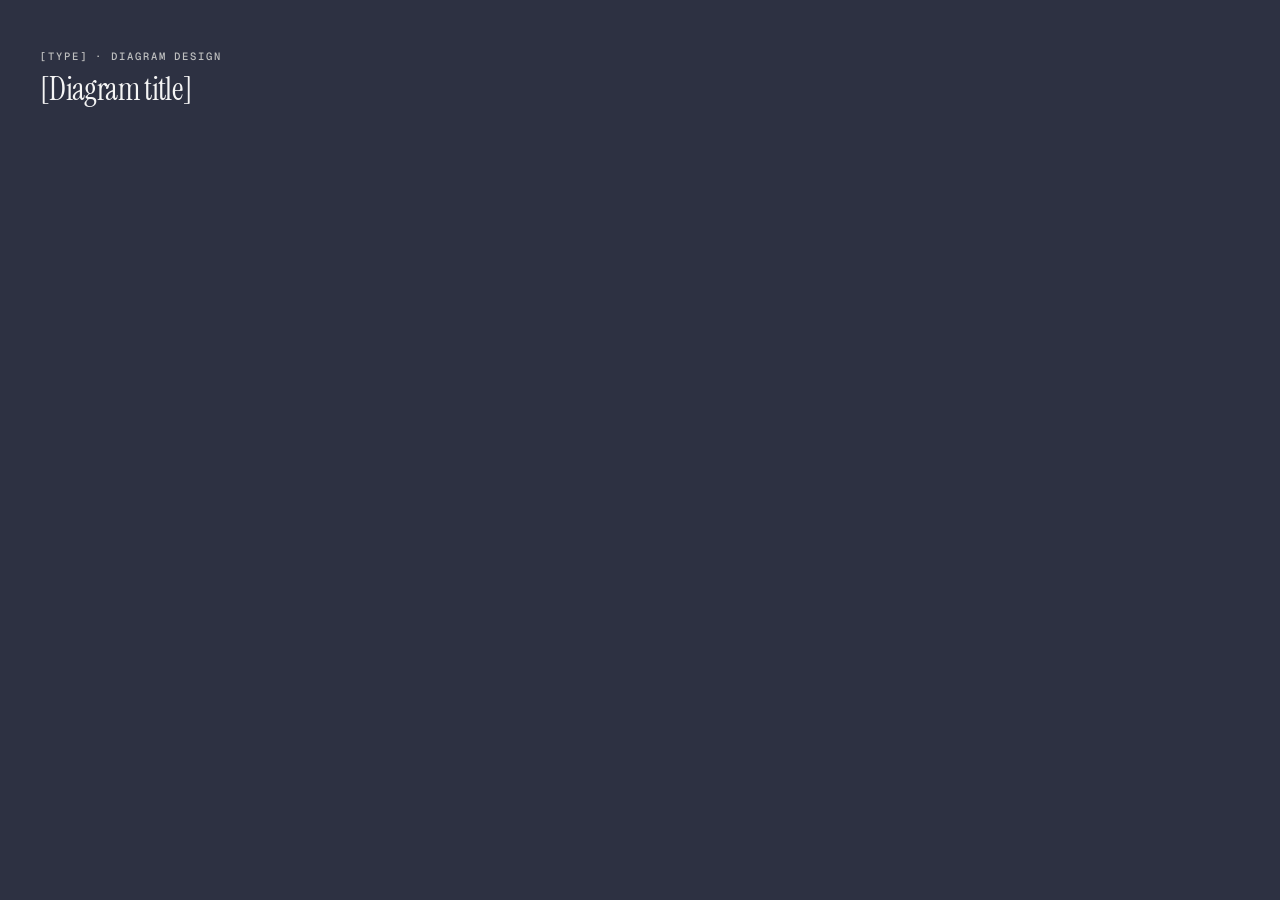
<file: references/common/da/diagram-design/assets/template-dark.html>
<!DOCTYPE html>
<html lang="en">
<head>
  <meta charset="UTF-8">
  <meta name="viewport" content="width=device-width, initial-scale=1.0">
  <title>Diagram</title>
  <link href="https://fonts.googleapis.com/css2?family=Instrument+Serif:ital@0;1&family=Geist:wght@400;500;600&family=Geist+Mono:wght@400;500;600&display=swap" rel="stylesheet">
  <style>
    *, *::before, *::after { box-sizing: border-box; margin: 0; padding: 0; }
    :root {
      --color-paper:   #2d3142;   /* deep warm charcoal */
      --color-ink:     #f5f5f5;   /* warm off-white */
      --color-muted:   #bfc0c0;
      --color-accent:  #f08a59;
      --font-sans:     'Geist', system-ui, sans-serif;
      --font-serif:    'Instrument Serif', serif;
      --font-mono:     'Geist Mono', ui-monospace, monospace;
    }

    body {
      font-family: var(--font-sans);
      background: var(--color-paper);
      color: var(--color-ink);
      min-height: 100vh;
      display: flex;
      align-items: center;
      justify-content: center;
      padding: 3rem 2rem;
    }

    .frame { max-width: 1200px; width: 100%; }

    .eyebrow {
      font-family: var(--font-mono);
      font-size: 0.66rem;
      font-weight: 500;
      letter-spacing: 0.18em;
      text-transform: uppercase;
      color: var(--color-muted);
      margin-bottom: 0.5rem;
    }

    h1 {
      font-family: var(--font-serif);
      font-size: clamp(1.5rem, 2.4vw + 0.75rem, 2rem);
      font-weight: 400;
      letter-spacing: -0.02em;
      line-height: 1.15;
      color: var(--color-ink);
      margin-bottom: 1.5rem;
    }

    svg { width: 100%; min-width: 900px; display: block; }
  </style>
</head>
<body>
  <div class="frame">
    <p class="eyebrow">[Type] · Diagram Design</p>
    <h1>[Diagram title]</h1>

    <!-- Replace [diagram-slug] with a unique slug for this diagram before export. -->
    <svg viewBox="0 0 1000 600" xmlns="http://www.w3.org/2000/svg" role="img" aria-labelledby="[diagram-slug]-title [diagram-slug]-desc">
      <title id="[diagram-slug]-title">[Diagram title]</title>
      <desc id="[diagram-slug]-desc">[One sentence describing what the diagram shows]</desc>
      <defs>
        <marker id="arrow" markerWidth="8" markerHeight="6" refX="7" refY="3" orient="auto"><polygon points="0 0, 8 3, 0 6" fill="#bfc0c0"/></marker>
        <marker id="arrow-accent" markerWidth="8" markerHeight="6" refX="7" refY="3" orient="auto"><polygon points="0 0, 8 3, 0 6" fill="#f08a59"/></marker>
        <marker id="arrow-link" markerWidth="8" markerHeight="6" refX="7" refY="3" orient="auto"><polygon points="0 0, 8 3, 0 6" fill="#6a95d8"/></marker>

        <!-- OPTIONAL: dot-pattern background. Uncomment and add <rect fill="url(#dots)"/> after the paper rect to enable. -->
        <!--
        <pattern id="dots" width="22" height="22" patternUnits="userSpaceOnUse">
          <circle cx="1" cy="1" r="0.9" fill="rgba(245,245,245,0.08)"/>
        </pattern>
        -->
      </defs>

      <rect width="100%" height="100%" fill="#2d3142"/>

      <!-- Draw arrows first, then nodes. Replace with your content. -->

    </svg>
  </div>
</body>
</html>
</file>
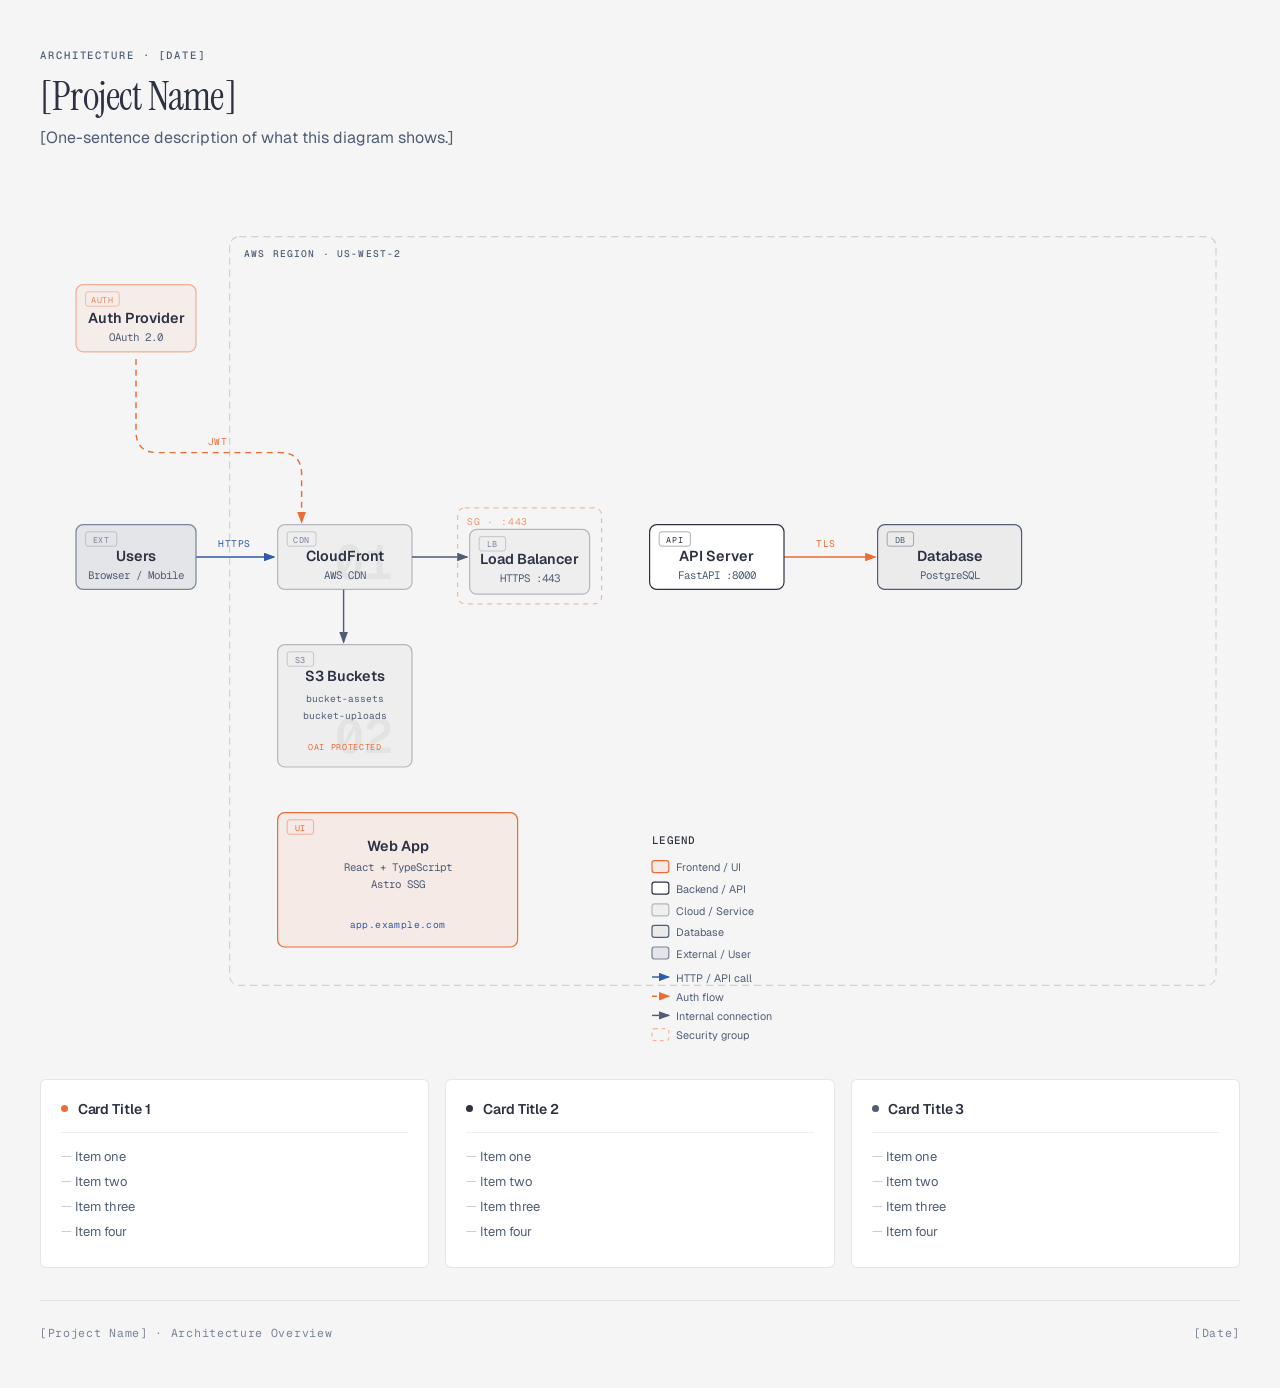
<file: references/common/da/diagram-design/assets/template-full.html>
<!DOCTYPE html>
<html lang="en">
<head>
  <meta charset="UTF-8">
  <meta name="viewport" content="width=device-width, initial-scale=1.0">
  <title>[PROJECT NAME] Architecture</title>
  <link href="https://fonts.googleapis.com/css2?family=Instrument+Serif:ital@0;1&family=Geist:wght@400;500;600&family=Geist+Mono:wght@400;500;600&display=swap" rel="stylesheet">
  <style>
    *, *::before, *::after { box-sizing: border-box; margin: 0; padding: 0; }

    /* ── Tokens ─────────────────────────────────────────────────── */
    :root {
      --color-paper:       #f5f5f5;
      --color-paper-2:     #ececec;
      --color-ink:         #2d3142;
      --color-muted:       #4f5d75;
      --color-soft:        #7a8399;
      --color-rule:        rgba(45,49,66,0.12);
      --color-rule-solid:  rgba(79,93,117,0.25);
      --color-accent:      #eb6c36;
      --color-accent-tint: rgba(235,108,54,0.08);
      --color-link:        #2e5aa8;
      --font-sans:   'Geist', system-ui, sans-serif;
      --font-serif:  'Instrument Serif', 'Times New Roman', serif;
      --font-mono:   'Geist Mono', ui-monospace, Menlo, monospace;
    }

    body {
      font-family: var(--font-sans);
      background: var(--color-paper);
      min-height: 100vh;
      padding: 3rem 2rem;
      color: var(--color-ink);
    }

    .container { max-width: 1200px; margin: 0 auto; }

    /* ── Header ─────────────────────────────────────────────────── */
    .header { margin-bottom: 2.5rem; }

    .header-eyebrow {
      font-family: var(--font-mono);
      font-size: 0.66rem;
      font-weight: 500;
      letter-spacing: 0.18em;
      text-transform: uppercase;
      color: var(--color-muted);
      margin-bottom: 0.75rem;
    }

    h1 {
      font-family: var(--font-serif);
      font-size: clamp(1.75rem, 3vw + 1rem, 2.5rem);
      font-weight: 400;
      letter-spacing: -0.02em;
      line-height: 1.1;
      color: var(--color-ink);
      margin-bottom: 0.5rem;
    }

    .subtitle {
      font-family: var(--font-sans);
      font-size: 1rem;
      line-height: 1.55;
      color: var(--color-muted);
      max-width: 52ch;
    }

    /* ── Diagram container ────────────────────────────────────────── */
    /* Default: clean, borderless — diagram sits directly on the page paper.
       For the framed/boxed variant, uncomment the background/border/padding below. */
    .diagram-container {
      background: transparent;
      border: none;
      padding: 0;
      overflow-x: auto;
      /* background: var(--color-paper-2); */
      /* border: 1px solid var(--color-rule); */
      /* border-radius: 8px; */
      /* padding: 1.5rem; */
    }

    svg { width: 100%; min-width: 900px; display: block; }

    /* ── Info cards ───────────────────────────────────────────────── */
    .cards {
      display: grid;
      grid-template-columns: repeat(auto-fit, minmax(280px, 1fr));
      gap: 1rem;
      margin-top: 1.5rem;
    }

    .card {
      background: #ffffff;
      border-radius: 6px;
      border: 1px solid var(--color-rule);
      padding: 1.25rem;
    }

    .card-header {
      display: flex;
      align-items: center;
      gap: 0.6rem;
      margin-bottom: 0.875rem;
      padding-bottom: 0.875rem;
      border-bottom: 1px solid rgba(45,49,66,0.08);
    }

    .card-dot {
      width: 7px; height: 7px;
      border-radius: 50%;
      flex-shrink: 0;
    }
    .card-dot.ink    { background: var(--color-ink); }
    .card-dot.muted  { background: var(--color-muted); }
    .card-dot.coral  { background: var(--color-accent); }
    .card-dot.link   { background: var(--color-link); }
    .card-dot.soft   { background: var(--color-soft); }

    .card h3 {
      font-family: var(--font-sans);
      font-size: 0.875rem;
      font-weight: 600;
      color: var(--color-ink);
      letter-spacing: -0.005em;
    }

    .card ul {
      list-style: none;
      color: var(--color-muted);
      font-size: 0.8125rem;
      line-height: 1.55;
    }

    .card li {
      margin-bottom: 0.3rem;
      padding-left: 0.875rem;
      position: relative;
    }

    .card li::before {
      content: '—';
      position: absolute;
      left: 0;
      color: rgba(45,49,66,0.25);
      font-size: 0.75rem;
    }

    /* ── Footer ─────────────────────────────────────────────────── */
    .footer {
      margin-top: 2rem;
      padding-top: 1.5rem;
      border-top: 1px solid rgba(45,49,66,0.10);
      font-family: var(--font-mono);
      font-size: 0.72rem;
      letter-spacing: 0.06em;
      color: var(--color-soft);
      display: flex;
      justify-content: space-between;
      align-items: center;
      flex-wrap: wrap;
      gap: 0.5rem;
    }
  </style>
</head>
<body>
  <div class="container">

    <!-- Header -->
    <div class="header">
      <p class="header-eyebrow">Architecture · [Date]</p>
      <h1>[Project Name]</h1>
      <p class="subtitle">[One-sentence description of what this diagram shows.]</p>
    </div>

    <!-- Main Diagram -->
    <div class="diagram-container">
      <!-- Replace [diagram-slug] with a unique slug for this diagram before export. -->
      <svg viewBox="0 0 1000 720" xmlns="http://www.w3.org/2000/svg" role="img" aria-labelledby="[diagram-slug]-title [diagram-slug]-desc">
        <title id="[diagram-slug]-title">[Diagram title]</title>
        <desc id="[diagram-slug]-desc">[One sentence describing what the diagram shows]</desc>
        <defs>

          <!-- OPTIONAL: dot-pattern background. Uncomment the <pattern> below and the second <rect> in the bg section to enable. -->
          <!--
          <pattern id="dots" width="22" height="22" patternUnits="userSpaceOnUse">
            <circle cx="1" cy="1" r="0.9" fill="rgba(45,49,66,0.10)"/>
          </pattern>
          -->

          <!-- Arrow: muted (default — generic / internal connections) -->
          <marker id="arrow" markerWidth="8" markerHeight="6" refX="7" refY="3" orient="auto">
            <polygon points="0 0, 8 3, 0 6" fill="#4f5d75"/>
          </marker>

          <!-- Arrow: coral (accent — primary / highlighted flows) -->
          <marker id="arrow-accent" markerWidth="8" markerHeight="6" refX="7" refY="3" orient="auto">
            <polygon points="0 0, 8 3, 0 6" fill="#eb6c36"/>
          </marker>

          <!-- Arrow: link-blue (#2e5aa8 — HTTP/API / external calls) -->
          <marker id="arrow-link" markerWidth="8" markerHeight="6" refX="7" refY="3" orient="auto">
            <polygon points="0 0, 8 3, 0 6" fill="#2e5aa8"/>
          </marker>

        </defs>

        <!-- Background: paper + dot grid -->
        <rect width="100%" height="100%" fill="#f5f5f5"/>
        <!-- <rect width="100%" height="100%" fill="url(#dots)" opacity="0.6"/> -->

        <!-- =================================================================
             DRAW ARROWS FIRST — they paint behind boxes (SVG document order).
             ================================================================= -->

        <!-- HTTP/API arrow (link-blue) with label -->
        <line x1="130" y1="305" x2="195" y2="305" stroke="#2e5aa8" stroke-width="1.2" marker-end="url(#arrow-link)"/>
        <text x="162" y="297" fill="#2e5aa8" font-size="8" font-family="'Geist Mono', monospace" text-anchor="middle" letter-spacing="0.06em">HTTPS</text>

        <!-- Generic internal arrow -->
        <line x1="310" y1="305" x2="356" y2="305" stroke="#4f5d75" stroke-width="1.2" marker-end="url(#arrow)"/>

        <!-- Vertical arrow -->
        <line x1="253" y1="332" x2="253" y2="376" stroke="#4f5d75" stroke-width="1.2" marker-end="url(#arrow)"/>

        <!-- Auth / security flow (dashed coral) -->
        <path d="M 80 140 L 80 200 Q 80 218 98 218 L 200 218 Q 218 218 218 236 L 218 276"
              fill="none" stroke="#eb6c36" stroke-width="1.2" stroke-dasharray="5,4"
              marker-end="url(#arrow-accent)"/>
        <text x="148" y="212" fill="#eb6c36" font-size="8" font-family="'Geist Mono', monospace" text-anchor="middle" letter-spacing="0.06em">JWT</text>

        <!-- Primary data flow (coral) -->
        <line x1="620" y1="305" x2="696" y2="305" stroke="#eb6c36" stroke-width="1.2" marker-end="url(#arrow-accent)"/>
        <text x="655" y="297" fill="#eb6c36" font-size="8" font-family="'Geist Mono', monospace" text-anchor="middle" letter-spacing="0.06em">TLS</text>


        <!-- =================================================================
             COMPONENT BOXES
             Pattern: opaque paper rect first (masks arrows), then styled rect.
             Mono type labels use Geist Mono — mono is dominant in tool/data.
             ================================================================= -->

        <!-- ── External / User ──────────────────────────────────────── -->
        <rect x="30" y="278" width="100" height="54" rx="6" fill="#f5f5f5"/>
        <rect x="30" y="278" width="100" height="54" rx="6" fill="rgba(79,93,117,0.10)" stroke="#7a8399" stroke-width="1"/>
        <!-- Rectangular type tag (not rounded — brand rule) -->
        <rect x="38" y="284" width="26" height="12" rx="2" fill="transparent" stroke="rgba(122,131,153,0.4)" stroke-width="0.8"/>
        <text x="51" y="293" fill="#7a8399" font-size="7" font-family="'Geist Mono', monospace" text-anchor="middle" letter-spacing="0.08em">EXT</text>
        <!-- Main label -->
        <text x="80" y="308" fill="#2d3142" font-size="12" font-weight="600" font-family="'Geist', sans-serif" text-anchor="middle">Users</text>
        <text x="80" y="323" fill="#4f5d75" font-size="9" font-family="'Geist Mono', monospace" text-anchor="middle">Browser / Mobile</text>

        <!-- ── Security / Auth ──────────────────────────────────────── -->
        <rect x="30" y="78" width="100" height="56" rx="6" fill="#f5f5f5"/>
        <rect x="30" y="78" width="100" height="56" rx="6" fill="rgba(235,108,54,0.06)" stroke="rgba(235,108,54,0.50)" stroke-width="1"/>
        <rect x="38" y="84" width="28" height="12" rx="2" fill="transparent" stroke="rgba(235,108,54,0.40)" stroke-width="0.8"/>
        <text x="52" y="93" fill="rgba(235,108,54,0.8)" font-size="7" font-family="'Geist Mono', monospace" text-anchor="middle" letter-spacing="0.06em">AUTH</text>
        <text x="80" y="110" fill="#2d3142" font-size="12" font-weight="600" font-family="'Geist', sans-serif" text-anchor="middle">Auth Provider</text>
        <text x="80" y="125" fill="#4f5d75" font-size="9" font-family="'Geist Mono', monospace" text-anchor="middle">OAuth 2.0</text>

        <!-- ── Region boundary (dashed) ─────────────────────────────── -->
        <rect x="158" y="38" width="822" height="624" rx="8" fill="transparent" stroke="rgba(45,49,66,0.18)" stroke-width="1" stroke-dasharray="6,4"/>
        <text x="170" y="55" fill="#4f5d75" font-size="8" font-weight="500" font-family="'Geist Mono', monospace" letter-spacing="0.12em">AWS REGION · US-WEST-2</text>

        <!-- ── Cloud / CDN (with faded watermark numeral — slide card pattern) -->
        <rect x="198" y="278" width="112" height="54" rx="6" fill="#f5f5f5"/>
        <rect x="198" y="278" width="112" height="54" rx="6" fill="rgba(45,49,66,0.03)" stroke="rgba(45,49,66,0.30)" stroke-width="1"/>
        <!-- Faded mono watermark numeral (background) -->
        <text x="294" y="323" fill="rgba(45,49,66,0.06)" font-size="40" font-weight="600" font-family="'Geist Mono', monospace" text-anchor="end">01</text>
        <rect x="206" y="284" width="24" height="12" rx="2" fill="transparent" stroke="rgba(45,49,66,0.22)" stroke-width="0.8"/>
        <text x="218" y="293" fill="#7a8399" font-size="7" font-family="'Geist Mono', monospace" text-anchor="middle" letter-spacing="0.08em">CDN</text>
        <text x="254" y="308" fill="#2d3142" font-size="12" font-weight="600" font-family="'Geist', sans-serif" text-anchor="middle">CloudFront</text>
        <text x="254" y="323" fill="#4f5d75" font-size="9" font-family="'Geist Mono', monospace" text-anchor="middle">AWS CDN</text>

        <!-- ── Cloud / Storage ───────────────────────────────────────── -->
        <rect x="198" y="378" width="112" height="102" rx="6" fill="#f5f5f5"/>
        <rect x="198" y="378" width="112" height="102" rx="6" fill="rgba(45,49,66,0.03)" stroke="rgba(45,49,66,0.30)" stroke-width="1"/>
        <text x="294" y="468" fill="rgba(45,49,66,0.06)" font-size="40" font-weight="600" font-family="'Geist Mono', monospace" text-anchor="end">02</text>
        <rect x="206" y="384" width="22" height="12" rx="2" fill="transparent" stroke="rgba(45,49,66,0.22)" stroke-width="0.8"/>
        <text x="217" y="393" fill="#7a8399" font-size="7" font-family="'Geist Mono', monospace" text-anchor="middle" letter-spacing="0.08em">S3</text>
        <text x="254" y="408" fill="#2d3142" font-size="12" font-weight="600" font-family="'Geist', sans-serif" text-anchor="middle">S3 Buckets</text>
        <text x="254" y="426" fill="#4f5d75" font-size="8" font-family="'Geist Mono', monospace" text-anchor="middle">bucket-assets</text>
        <text x="254" y="440" fill="#4f5d75" font-size="8" font-family="'Geist Mono', monospace" text-anchor="middle">bucket-uploads</text>
        <text x="254" y="466" fill="#eb6c36" font-size="7" font-family="'Geist Mono', monospace" text-anchor="middle" letter-spacing="0.08em">OAI PROTECTED</text>

        <!-- ── Security group boundary ───────────────────────────────── -->
        <rect x="348" y="264" width="120" height="80" rx="6" fill="transparent" stroke="rgba(235,108,54,0.45)" stroke-width="1" stroke-dasharray="4,4"/>
        <text x="356" y="278" fill="rgba(235,108,54,0.7)" font-size="8" font-family="'Geist Mono', monospace" letter-spacing="0.08em">SG · :443</text>

        <!-- ── Load Balancer (inside security group) ──────────────────── -->
        <rect x="358" y="282" width="100" height="54" rx="6" fill="#f5f5f5"/>
        <rect x="358" y="282" width="100" height="54" rx="6" fill="rgba(45,49,66,0.03)" stroke="rgba(45,49,66,0.30)" stroke-width="1"/>
        <rect x="366" y="288" width="22" height="12" rx="2" fill="transparent" stroke="rgba(45,49,66,0.22)" stroke-width="0.8"/>
        <text x="377" y="297" fill="#7a8399" font-size="7" font-family="'Geist Mono', monospace" text-anchor="middle" letter-spacing="0.06em">LB</text>
        <text x="408" y="311" fill="#2d3142" font-size="12" font-weight="600" font-family="'Geist', sans-serif" text-anchor="middle">Load Balancer</text>
        <text x="408" y="326" fill="#4f5d75" font-size="9" font-family="'Geist Mono', monospace" text-anchor="middle">HTTPS :443</text>

        <!-- ── Backend / API ─────────────────────────────────────────── -->
        <rect x="508" y="278" width="112" height="54" rx="6" fill="#f5f5f5"/>
        <rect x="508" y="278" width="112" height="54" rx="6" fill="#ffffff" stroke="#2d3142" stroke-width="1"/>
        <rect x="516" y="284" width="26" height="12" rx="2" fill="transparent" stroke="rgba(45,49,66,0.40)" stroke-width="0.8"/>
        <text x="529" y="293" fill="#2d3142" font-size="7" font-family="'Geist Mono', monospace" text-anchor="middle" letter-spacing="0.08em">API</text>
        <text x="564" y="308" fill="#2d3142" font-size="12" font-weight="600" font-family="'Geist', sans-serif" text-anchor="middle">API Server</text>
        <text x="564" y="323" fill="#4f5d75" font-size="9" font-family="'Geist Mono', monospace" text-anchor="middle">FastAPI :8000</text>

        <!-- ── Database ───────────────────────────────────────────────── -->
        <rect x="698" y="278" width="120" height="54" rx="6" fill="#f5f5f5"/>
        <rect x="698" y="278" width="120" height="54" rx="6" fill="rgba(45,49,66,0.05)" stroke="#4f5d75" stroke-width="1"/>
        <rect x="706" y="284" width="22" height="12" rx="2" fill="transparent" stroke="rgba(79,93,117,0.50)" stroke-width="0.8"/>
        <text x="717" y="293" fill="#4f5d75" font-size="7" font-family="'Geist Mono', monospace" text-anchor="middle" letter-spacing="0.08em">DB</text>
        <text x="758" y="308" fill="#2d3142" font-size="12" font-weight="600" font-family="'Geist', sans-serif" text-anchor="middle">Database</text>
        <text x="758" y="323" fill="#4f5d75" font-size="9" font-family="'Geist Mono', monospace" text-anchor="middle">PostgreSQL</text>

        <!-- ── Frontend / UI ─────────────────────────────────────────── -->
        <rect x="198" y="518" width="200" height="112" rx="6" fill="#f5f5f5"/>
        <rect x="198" y="518" width="200" height="112" rx="6" fill="rgba(235,108,54,0.08)" stroke="#eb6c36" stroke-width="1"/>
        <rect x="206" y="524" width="22" height="12" rx="2" fill="transparent" stroke="rgba(235,108,54,0.50)" stroke-width="0.8"/>
        <text x="217" y="533" fill="#eb6c36" font-size="7" font-family="'Geist Mono', monospace" text-anchor="middle" letter-spacing="0.08em">UI</text>
        <text x="298" y="550" fill="#2d3142" font-size="12" font-weight="600" font-family="'Geist', sans-serif" text-anchor="middle">Web App</text>
        <text x="298" y="567" fill="#4f5d75" font-size="9" font-family="'Geist Mono', monospace" text-anchor="middle">React + TypeScript</text>
        <text x="298" y="581" fill="#4f5d75" font-size="9" font-family="'Geist Mono', monospace" text-anchor="middle">Astro SSG</text>
        <!-- Link-blue URL label -->
        <text x="298" y="614" fill="#2e5aa8" font-size="8" font-family="'Geist Mono', monospace" text-anchor="middle" letter-spacing="0.04em">app.example.com</text>


        <!-- =================================================================
             LEGEND — OUTSIDE all boundary boxes.
             Region boundary ends at y=662 → legend starts at y=682.
             ================================================================= -->
        <text x="510" y="544" fill="#2d3142" font-size="9" font-weight="500" font-family="'Geist Mono', monospace" letter-spacing="0.12em">LEGEND</text>

        <rect x="510" y="558" width="14" height="10" rx="2" fill="rgba(235,108,54,0.08)" stroke="#eb6c36" stroke-width="1"/>
        <text x="530" y="567" fill="#4f5d75" font-size="9" font-family="'Geist', sans-serif">Frontend / UI</text>

        <rect x="510" y="576" width="14" height="10" rx="2" fill="#ffffff" stroke="#2d3142" stroke-width="1"/>
        <text x="530" y="585" fill="#4f5d75" font-size="9" font-family="'Geist', sans-serif">Backend / API</text>

        <rect x="510" y="594" width="14" height="10" rx="2" fill="rgba(45,49,66,0.03)" stroke="rgba(45,49,66,0.30)" stroke-width="1"/>
        <text x="530" y="603" fill="#4f5d75" font-size="9" font-family="'Geist', sans-serif">Cloud / Service</text>

        <rect x="510" y="612" width="14" height="10" rx="2" fill="rgba(45,49,66,0.05)" stroke="#4f5d75" stroke-width="1"/>
        <text x="530" y="621" fill="#4f5d75" font-size="9" font-family="'Geist', sans-serif">Database</text>

        <rect x="510" y="630" width="14" height="10" rx="2" fill="rgba(79,93,117,0.10)" stroke="#7a8399" stroke-width="1"/>
        <text x="530" y="639" fill="#4f5d75" font-size="9" font-family="'Geist', sans-serif">External / User</text>

        <!-- Arrow types -->
        <line x1="510" y1="655" x2="524" y2="655" stroke="#2e5aa8" stroke-width="1.2" marker-end="url(#arrow-link)"/>
        <text x="530" y="659" fill="#4f5d75" font-size="9" font-family="'Geist', sans-serif">HTTP / API call</text>

        <line x1="510" y1="671" x2="524" y2="671" stroke="#eb6c36" stroke-width="1.2" stroke-dasharray="4,3" marker-end="url(#arrow-accent)"/>
        <text x="530" y="675" fill="#4f5d75" font-size="9" font-family="'Geist', sans-serif">Auth flow</text>

        <line x1="510" y1="687" x2="524" y2="687" stroke="#4f5d75" stroke-width="1.2" marker-end="url(#arrow)"/>
        <text x="530" y="691" fill="#4f5d75" font-size="9" font-family="'Geist', sans-serif">Internal connection</text>

        <rect x="510" y="698" width="14" height="10" rx="2" fill="transparent" stroke="rgba(235,108,54,0.45)" stroke-width="1" stroke-dasharray="3,3"/>
        <text x="530" y="707" fill="#4f5d75" font-size="9" font-family="'Geist', sans-serif">Security group</text>

      </svg>
    </div>

    <!-- Info Cards -->
    <div class="cards">
      <div class="card">
        <div class="card-header">
          <span class="card-dot coral"></span>
          <h3>Card Title 1</h3>
        </div>
        <ul>
          <li>Item one</li>
          <li>Item two</li>
          <li>Item three</li>
          <li>Item four</li>
        </ul>
      </div>

      <div class="card">
        <div class="card-header">
          <span class="card-dot ink"></span>
          <h3>Card Title 2</h3>
        </div>
        <ul>
          <li>Item one</li>
          <li>Item two</li>
          <li>Item three</li>
          <li>Item four</li>
        </ul>
      </div>

      <div class="card">
        <div class="card-header">
          <span class="card-dot muted"></span>
          <h3>Card Title 3</h3>
        </div>
        <ul>
          <li>Item one</li>
          <li>Item two</li>
          <li>Item three</li>
          <li>Item four</li>
        </ul>
      </div>
    </div>

    <!-- Footer -->
    <div class="footer">
      <span>[Project Name] · Architecture Overview</span>
      <span>[Date]</span>
    </div>

  </div>
</body>
</html>
</file>
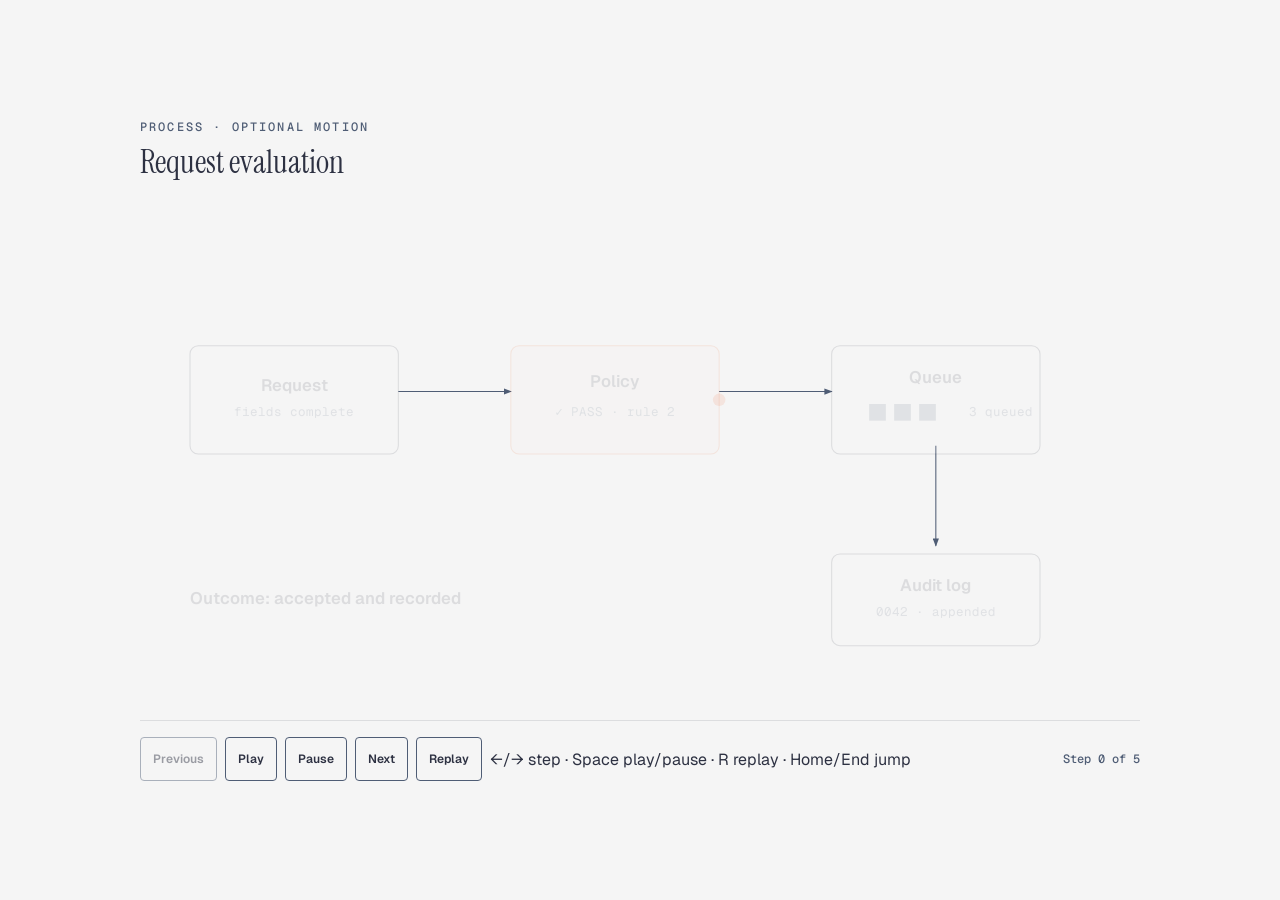
<file: references/common/da/diagram-design/assets/template-motion.html>
<!DOCTYPE html>
<html lang="en">
<head>
  <meta charset="UTF-8">
  <meta name="viewport" content="width=device-width, initial-scale=1.0">
  <title>Motion diagram template</title>
  <link href="https://fonts.googleapis.com/css2?family=Instrument+Serif:ital@0;1&family=Geist:wght@400;500;600&family=Geist+Mono:wght@400;500;600&display=swap" rel="stylesheet">
  <style>
    *, *::before, *::after { box-sizing: border-box; }
    :root {
      --color-paper: #f5f5f5;
      --color-ink: #2d3142;
      --color-muted: #4f5d75;
      --color-soft: #7a8399;
      --color-accent: #eb6c36;
      --color-rule: rgba(45,49,66,0.12);
      --font-sans: 'Geist', system-ui, sans-serif;
      --font-serif: 'Instrument Serif', serif;
      --font-mono: 'Geist Mono', ui-monospace, monospace;
      --motion-fast: 160ms;
      --motion-step: 480ms;
      --motion-hold: 720ms;
      --motion-total: 3600ms;
      --motion-ease: cubic-bezier(.2,.8,.2,1);
    }
    body {
      margin: 0;
      min-height: 100vh;
      display: grid;
      place-items: center;
      padding: 48px 32px;
      color: var(--color-ink);
      background: var(--color-paper);
      font-family: var(--font-sans);
    }
    [data-motion-root] { width: min(100%, 1000px); }
    .eyebrow {
      margin: 0 0 8px;
      color: var(--color-muted);
      font: 500 12px/1.4 var(--font-mono);
      letter-spacing: .18em;
      text-transform: uppercase;
    }
    h1 { margin: 0 0 24px; font: 400 32px/1.15 var(--font-serif); }
    svg { display: block; width: 100%; min-width: 720px; }

    /* Static source is complete. Only an initialized enhancement hides items. */
    .motion-ready [data-motion-item] {
      opacity: .12;
      transform: translateY(8px);
      transform-box: fill-box;
      transform-origin: center;
      transition: opacity var(--motion-step) var(--motion-ease),
                  transform var(--motion-step) var(--motion-ease);
    }
    .motion-ready [data-motion-item].is-visible,
    .motion-ready[data-frame="end"] [data-motion-item],
    .motion-ready[data-frame="static"] [data-motion-item] {
      opacity: 1;
      transform: none;
    }
    .draw-path {
      fill: none;
      stroke: var(--color-accent);
      stroke-width: 3;
      stroke-dasharray: 1;
      stroke-dashoffset: 1;
      pointer-events: none;
    }
    .motion-ready .draw-path.is-visible {
      animation: draw-path var(--motion-step) linear forwards;
    }
    .flow-token { opacity: 0; pointer-events: none; }
    .motion-ready.is-playing .flow-token.is-visible {
      opacity: 1;
      animation: token-flow 3.2s linear 1 forwards;
    }
    .motion-ready[data-motion-mode="loop"].is-playing .flow-token.is-visible {
      animation-iteration-count: infinite;
    }
    @keyframes draw-path { to { stroke-dashoffset: 0; } }
    @keyframes token-flow {
      0% { transform: translateX(0); }
      100% { transform: translateX(240px); }
    }

    [data-motion-controls] {
      display: none;
      align-items: center;
      flex-wrap: wrap;
      gap: 8px;
      margin-top: 16px;
      padding-top: 16px;
      border-top: 1px solid var(--color-rule);
    }
    .motion-ready [data-motion-controls] { display: flex; }
    [data-motion-controls][hidden] { display: none !important; }
    [data-motion-controls] button {
      min-width: 44px;
      min-height: 44px;
      padding: 8px 12px;
      border: 1px solid var(--color-muted);
      border-radius: 4px;
      color: var(--color-ink);
      background: var(--color-paper);
      font: 600 12px/1 var(--font-sans);
      cursor: pointer;
    }
    [data-motion-controls] button:hover { border-color: var(--color-accent); }
    [data-motion-controls] button:focus-visible {
      outline: 3px solid var(--color-accent);
      outline-offset: 2px;
    }
    [data-motion-controls] button:disabled { cursor: not-allowed; opacity: .45; }
    [data-motion-status-visible] {
      margin-left: auto;
      color: var(--color-muted);
      font: 500 12px/1.4 var(--font-mono);
    }
    .sr-only {
      position: absolute;
      width: 1px;
      height: 1px;
      padding: 0;
      margin: -1px;
      overflow: hidden;
      clip: rect(0,0,0,0);
      white-space: nowrap;
      border: 0;
    }
    noscript p {
      margin: 12px 0 0;
      color: var(--color-muted);
      font: 500 12px/1.4 var(--font-mono);
    }

    html[data-motion="static"] [data-motion-controls],
    html[data-motion="static"] [data-motion-decorative] { display: none !important; }
    html[data-motion="static"] [data-motion-item] {
      opacity: 1 !important;
      transform: none !important;
      animation: none !important;
      transition: none !important;
    }
    html[data-motion="step"] [data-motion-controls],
    html[data-motion="step"] [data-motion-decorative] { display: none !important; }
    html[data-motion="step"] [data-motion-item] {
      animation: none !important;
      transition: none !important;
    }
    @media (prefers-reduced-motion: reduce) {
      *, *::before, *::after {
        animation-duration: .001ms !important;
        animation-iteration-count: 1 !important;
        scroll-behavior: auto !important;
        transition-duration: .001ms !important;
      }
      [data-motion-item] { opacity: 1 !important; transform: none !important; }
      [data-motion-decorative] { display: none !important; }
      [data-motion-controls] { display: none !important; }
    }
    @media print {
      [data-motion-controls], [data-motion-decorative] { display: none !important; }
      [data-motion-item] {
        opacity: 1 !important;
        transform: none !important;
        animation: none !important;
        transition: none !important;
      }
    }
  </style>
</head>
<body>
  <!-- Replace template-motion in IDs and prose when copying this file. -->
  <main data-motion-root data-motion-mode="step" data-step-count="5" data-step-current="5" data-frame="static" data-static-frame="complete">
    <p class="eyebrow">Process · Optional motion</p>
    <h1>Request evaluation</h1>

    <svg viewBox="0 0 960 480" xmlns="http://www.w3.org/2000/svg" role="img" aria-labelledby="template-motion-title template-motion-desc">
      <title id="template-motion-title">Request evaluation</title>
      <desc id="template-motion-desc">A request is validated, evaluated against a policy, queued, and appended to an audit log.</desc>
      <defs>
        <marker id="template-motion-arrow" markerWidth="8" markerHeight="6" refX="7" refY="3" orient="auto">
          <polygon points="0 0, 8 3, 0 6" fill="#4f5d75"/>
        </marker>
      </defs>
      <rect width="960" height="480" fill="#f5f5f5"/>

      <!-- Persistent connectors carry the static meaning. -->
      <path d="M248 180 H356" fill="none" stroke="#4f5d75" marker-end="url(#template-motion-arrow)"/>
      <path d="M556 180 H664" fill="none" stroke="#4f5d75" marker-end="url(#template-motion-arrow)"/>
      <path d="M764 232 V328" fill="none" stroke="#4f5d75" marker-end="url(#template-motion-arrow)"/>

      <g data-motion-item data-step="1" aria-label="Step 1: Request received">
        <rect x="48" y="128" width="200" height="104" rx="8" fill="#f5f5f5" stroke="#2d3142"/>
        <text x="148" y="172" text-anchor="middle" fill="#2d3142" font-family="Geist, sans-serif" font-size="16" font-weight="600">Request</text>
        <text x="148" y="196" text-anchor="middle" fill="#4f5d75" font-family="Geist Mono, monospace" font-size="12">fields complete</text>
      </g>
      <g data-motion-item data-step="2" aria-label="Step 2: Policy passed">
        <rect x="356" y="128" width="200" height="104" rx="8" fill="rgba(235,108,54,0.08)" stroke="#eb6c36"/>
        <text x="456" y="168" text-anchor="middle" fill="#2d3142" font-family="Geist, sans-serif" font-size="16" font-weight="600">Policy</text>
        <text x="456" y="196" text-anchor="middle" fill="#4f5d75" font-family="Geist Mono, monospace" font-size="12">✓ PASS · rule 2</text>
      </g>
      <g data-motion-item data-step="3" aria-label="Step 3: Three items queued">
        <rect x="664" y="128" width="200" height="104" rx="8" fill="#f5f5f5" stroke="#2d3142"/>
        <text x="764" y="164" text-anchor="middle" fill="#2d3142" font-family="Geist, sans-serif" font-size="16" font-weight="600">Queue</text>
        <rect x="700" y="184" width="16" height="16" fill="#4f5d75"/><rect x="724" y="184" width="16" height="16" fill="#4f5d75"/><rect x="748" y="184" width="16" height="16" fill="#4f5d75"/>
        <text x="796" y="196" fill="#4f5d75" font-family="Geist Mono, monospace" font-size="12">3 queued</text>
      </g>
      <g data-motion-item data-step="4" aria-label="Step 4: Audit entry appended">
        <rect x="664" y="328" width="200" height="88" rx="8" fill="#f5f5f5" stroke="#2d3142"/>
        <text x="764" y="364" text-anchor="middle" fill="#2d3142" font-family="Geist, sans-serif" font-size="16" font-weight="600">Audit log</text>
        <text x="764" y="388" text-anchor="middle" fill="#4f5d75" font-family="Geist Mono, monospace" font-size="12">0042 · appended</text>
      </g>
      <g data-motion-item data-step="5" aria-label="Step 5: Evaluation complete">
        <text x="48" y="376" fill="#2d3142" font-family="Geist, sans-serif" font-size="16" font-weight="600">Outcome: accepted and recorded</text>
      </g>

      <!-- Decorative duplicate path and token never carry unique meaning. -->
      <path data-motion-item data-step="2" data-motion-decorative aria-hidden="true" focusable="false" pathLength="1" class="draw-path" d="M248 180 H356"/>
      <circle data-motion-item data-step="3" data-motion-decorative aria-hidden="true" focusable="false" class="flow-token" cx="556" cy="180" r="6" fill="#eb6c36"/>
    </svg>

    <div data-motion-controls role="group" aria-label="Diagram playback controls">
      <button type="button" data-motion-action="prev">Previous</button>
      <button type="button" data-motion-action="play" aria-pressed="false">Play</button>
      <button type="button" data-motion-action="pause" aria-pressed="true">Pause</button>
      <button type="button" data-motion-action="next">Next</button>
      <button type="button" data-motion-action="replay">Replay</button>
      <span class="keyboard-help">←/→ step · Space play/pause · R replay · Home/End jump</span>
      <span data-motion-status-visible aria-hidden="true">Step <span data-motion-step-label>5</span> of 5</span>
    </div>
    <p class="sr-only" data-motion-status role="status" aria-live="polite" aria-atomic="true"></p>
    <noscript><p>Animation controls require JavaScript. The complete final diagram is shown above.</p></noscript>
  </main>

  <script data-diagram-controls>
    (() => {
      const params = new URLSearchParams(location.search);
      const staticOverride = params.get('motion') === 'static' || document.documentElement.dataset.motion === 'static';
      const requestedStep = params.get('step');
      const reduce = matchMedia('(prefers-reduced-motion: reduce)');
      document.fonts.ready.then(() => { document.documentElement.dataset.fontsReady = 'true'; });

      document.querySelectorAll('[data-motion-root]').forEach((root) => {
        const count = Number(root.dataset.stepCount);
        const hold = parseFloat(getComputedStyle(root).getPropertyValue('--motion-hold')) || 720;
        const parsedStep = requestedStep !== null && /^\d+$/.test(requestedStep) ? Number(requestedStep) : null;
        const exactStep = params.get('motion') === 'step' && Number.isSafeInteger(parsedStep) && parsedStep >= 0 && parsedStep <= count ? parsedStep : null;
        const items = [...root.querySelectorAll('[data-motion-item]')];
        const labels = Array.from({ length: count + 1 }, (_, index) => index === 0
          ? 'Ready'
          : items.filter((item) => !item.hasAttribute('data-motion-decorative') && Number(item.dataset.step) === index)
              .map((item) => item.getAttribute('aria-label')).join('; '));
        const controls = root.querySelector('[data-motion-controls]');
        const status = root.querySelector('[data-motion-status]');
        const visibleStep = root.querySelector('[data-motion-step-label]');
        let step = count;
        let timer = 0;
        let playing = false;
        let stepBeforeReduce = 0;
        let resumeAfterReduce = root.dataset.motionMode === 'reveal';

        const buttons = (action) => controls.querySelector(`[data-motion-action="${action}"]`);
        const clearClock = () => { window.clearTimeout(timer); timer = 0; };
        const announce = () => { status.textContent = `Step ${step} of ${count}: ${labels[step] || 'Complete'}`; };
        const setControlsAvailable = (available) => {
          controls.hidden = !available;
          controls.setAttribute('aria-hidden', String(!available));
          controls.dataset.playbackDisabled = String(!available);
          controls.querySelectorAll('button').forEach((control) => { control.disabled = !available; });
        };

        function render(next, userInitiated = false) {
          step = Math.max(0, Math.min(count, next));
          root.dataset.stepCurrent = String(step);
          root.dataset.frame = step === count ? 'end' : step === 0 ? 'start' : 'step';
          items.forEach((item) => {
            const itemStep = Number(item.dataset.step);
            item.classList.toggle('is-visible', itemStep <= step);
            item.classList.toggle('is-current', itemStep === step);
          });
          if (visibleStep) visibleStep.textContent = String(step);
          const unavailable = controls.dataset.playbackDisabled === 'true';
          buttons('prev').disabled = unavailable || step === 0;
          buttons('next').disabled = unavailable || step === count;
          if (userInitiated) announce();
        }

        function pause(userInitiated = false) {
          clearClock();
          playing = false;
          root.classList.remove('is-playing');
          buttons('play').setAttribute('aria-pressed', 'false');
          buttons('pause').setAttribute('aria-pressed', 'true');
          if (userInitiated) status.textContent = `Paused at step ${step} of ${count}`;
        }

        function finish() {
          pause(false);
          root.dataset.frame = 'end';
          status.textContent = `Complete · step ${count} of ${count}`;
        }

        function tick() {
          if (!playing) return;
          if (step >= count) { finish(); return; }
          render(step + 1, false);
          if (step >= count) { finish(); return; }
          timer = window.setTimeout(tick, hold);
        }

        function play(fromStart = false, userInitiated = false) {
          clearClock();
          if (fromStart || step >= count) render(0, userInitiated);
          playing = true;
          root.classList.add('is-playing');
          buttons('play').setAttribute('aria-pressed', 'true');
          buttons('pause').setAttribute('aria-pressed', 'false');
          timer = window.setTimeout(tick, hold);
        }

        controls.addEventListener('click', (event) => {
          const button = event.target.closest('[data-motion-action]');
          if (!button) return;
          const action = button.dataset.motionAction;
          if (action === 'play') play(false, true);
          if (action === 'pause') pause(true);
          if (action === 'replay') play(true, true);
          if (action === 'prev') { pause(false); render(step - 1, true); }
          if (action === 'next') { pause(false); render(step + 1, true); }
        });

        root.addEventListener('keydown', (event) => {
          if (event.target.matches('input, textarea, select, a[href]')) return;
          const keys = { ArrowLeft: step - 1, ArrowRight: step + 1, Home: 0, End: count };
          if (event.code === 'Space' && !event.target.closest('button')) {
            event.preventDefault();
            playing ? pause(true) : play(false, true);
            return;
          }
          if (!event.ctrlKey && !event.metaKey && !event.altKey && event.key.toLowerCase() === 'r') {
            event.preventDefault();
            play(true, true);
            return;
          }
          if (!(event.key in keys)) return;
          event.preventDefault();
          pause(false);
          render(keys[event.key], true);
        });

        document.addEventListener('visibilitychange', () => {
          if (document.visibilityState === 'hidden' && playing) pause(false);
        });
        reduce.addEventListener('change', (event) => {
          if (event.matches && root.dataset.motionState !== 'reduced') {
            stepBeforeReduce = step;
            resumeAfterReduce = playing;
          }
          pause(false);
          if (event.matches) {
            setControlsAvailable(false);
            render(count, false);
            root.dataset.frame = 'static';
            root.dataset.motionState = 'reduced';
            status.textContent = 'Reduced motion · complete static frame · playback controls unavailable';
          } else if (staticOverride || root.dataset.motionMode === 'none') {
            setControlsAvailable(false);
            render(count, false);
            root.dataset.frame = 'static';
            root.dataset.motionState = 'static';
            status.textContent = 'Static frame · complete diagram · playback controls unavailable';
          } else {
            delete root.dataset.motionState;
            if (exactStep !== null) {
              setControlsAvailable(false);
              render(exactStep, false);
              root.dataset.frame = 'step';
              root.dataset.motionState = 'test';
              status.textContent = `Test frame · step ${step} of ${count} · playback controls unavailable`;
            } else {
              setControlsAvailable(true);
              render(stepBeforeReduce, false);
              status.textContent = `Ready · step ${step} of ${count}`;
              if (resumeAfterReduce && root.dataset.motionMode === 'reveal') {
                play(false, false);
              }
            }
            resumeAfterReduce = false;
          }
        });

        if (staticOverride) {
          document.documentElement.dataset.motion = 'static';
          pause(false);
          setControlsAvailable(false);
          render(count, false);
          root.dataset.frame = 'static';
          root.dataset.motionState = 'static';
          status.textContent = 'Static frame · complete diagram · playback controls unavailable';
        } else if (reduce.matches || root.dataset.motionMode === 'none') {
          pause(false);
          setControlsAvailable(false);
          render(count, false);
          root.dataset.frame = 'static';
          root.dataset.motionState = reduce.matches ? 'reduced' : 'static';
          status.textContent = reduce.matches
            ? 'Reduced motion · complete static frame · playback controls unavailable'
            : 'Static frame · complete diagram · playback controls unavailable';
        } else if (exactStep !== null) {
          document.documentElement.dataset.motion = 'step';
          pause(false);
          setControlsAvailable(false);
          render(exactStep, false);
          root.dataset.frame = 'step';
          root.dataset.motionState = 'test';
          status.textContent = `Test frame · step ${step} of ${count} · playback controls unavailable`;
        } else if (root.dataset.motionMode === 'reveal') {
          setControlsAvailable(true);
          render(0, false);
          play(false, false);
        } else {
          pause(false);
          setControlsAvailable(true);
          render(0, false);
          status.textContent = `Ready · step 0 of ${count}`;
        }
        root.classList.add('motion-ready');
      });
    })();
  </script>
</body>
</html>
</file>
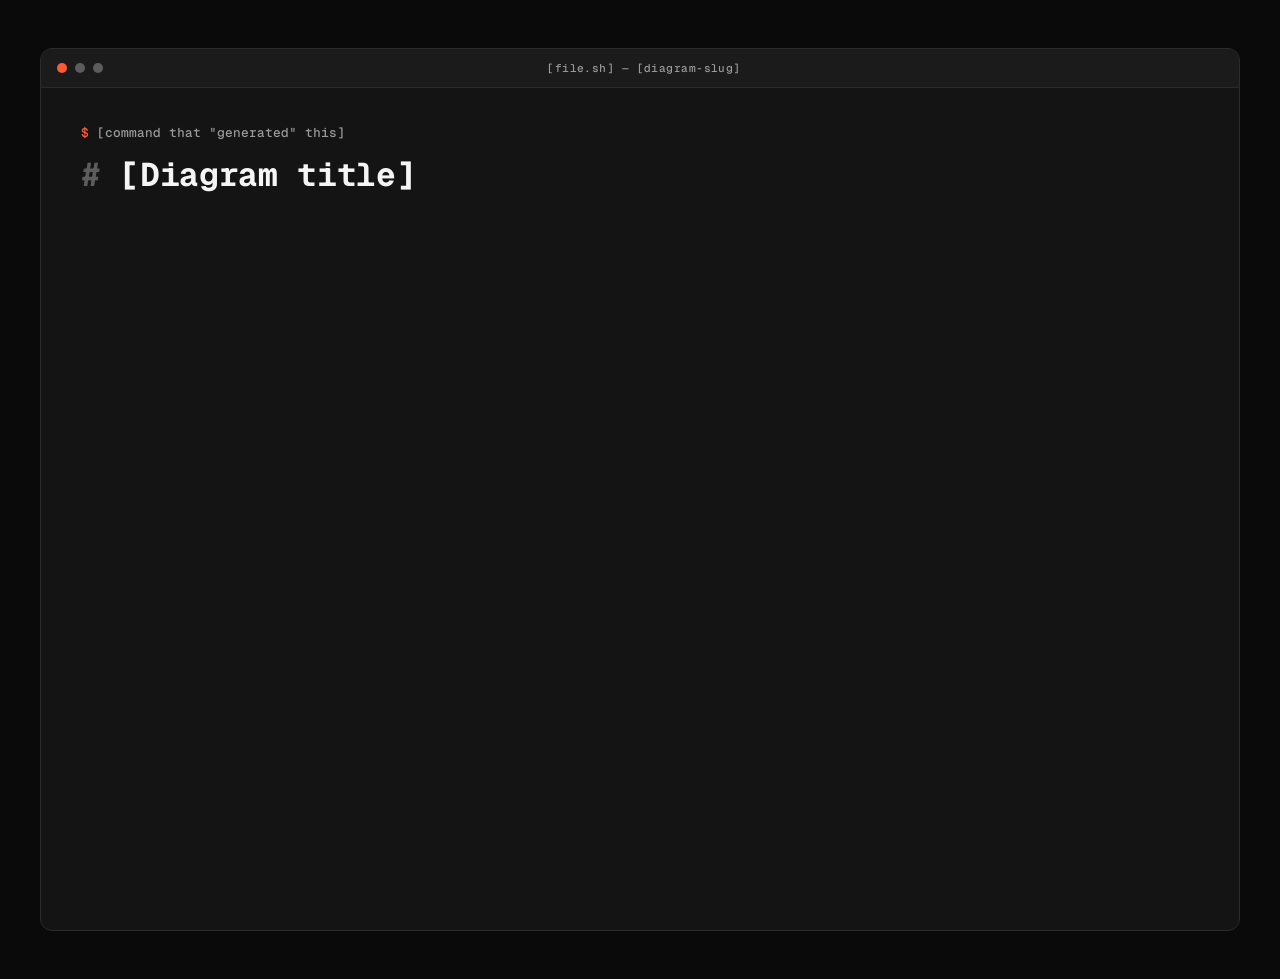
<file: references/common/da/diagram-design/assets/template-terminal.html>
<!doctype html>
<html lang="en">
  <head>
    <meta charset="UTF-8" />
    <meta name="viewport" content="width=device-width, initial-scale=1.0" />
    <title>Diagram</title>
    <link
      href="https://fonts.googleapis.com/css2?family=Geist+Mono:wght@400;500;600;700&display=swap"
      rel="stylesheet"
    />
    <style>
      *,
      *::before,
      *::after {
        box-sizing: border-box;
        margin: 0;
        padding: 0;
      }
      :root {
        --color-page: #0a0a0a;
        --color-paper: #141414;
        --color-bar: #1b1b1b;
        --color-border: #2b2b2b;
        --color-ink: #f5f5f5;
        --color-muted: #9a9a9a;
        --color-soft: #5c5c5c;
        --color-accent: #ff5a36;
        --color-accent-tint: rgba(255, 90, 54, 0.12);
        --font-mono: "Geist Mono", ui-monospace, monospace;
      }

      body {
        font-family: var(--font-mono);
        background: var(--color-page);
        min-height: 100vh;
        display: flex;
        align-items: center;
        justify-content: center;
        padding: 3rem 2rem;
      }

      .terminal {
        width: 100%;
        max-width: 1200px;
        background: var(--color-paper);
        border: 1px solid var(--color-border);
        border-radius: 12px;
        overflow: hidden;
      }

      .titlebar {
        display: flex;
        align-items: center;
        gap: 8px;
        padding: 12px 16px;
        background: var(--color-bar);
        border-bottom: 1px solid var(--color-border);
      }

      .dot {
        width: 10px;
        height: 10px;
        border-radius: 50%;
        background: var(--color-soft);
      }
      .dot.accent {
        background: var(--color-accent);
      } /* exactly one of the three dots gets this */

      .titlebar-name {
        flex: 1;
        text-align: center;
        color: var(--color-muted);
        font-size: 0.7rem;
        font-weight: 500;
        letter-spacing: 0.04em;
        margin-right: 46px; /* offsets the three dots so the name optically centers */
      }

      .frame {
        padding: 2.25rem 2.5rem 2.5rem;
      }

      .prompt {
        display: flex;
        gap: 0.6em;
        margin-bottom: 0.9rem;
        color: var(--color-muted);
        font-size: 0.8rem;
        font-weight: 500;
      }
      .prompt .sign {
        color: var(--color-accent);
      }

      h1 {
        font-family: var(--font-mono);
        font-size: clamp(1.5rem, 2.2vw + 0.8rem, 2.05rem);
        font-weight: 700;
        letter-spacing: -0.01em;
        line-height: 1.2;
        color: var(--color-ink);
        margin-bottom: 1.5rem;
      }
      h1::before {
        content: "# ";
        color: var(--color-soft);
      }

      svg {
        width: 100%;
        min-width: 900px;
        display: block;
      }
    </style>
  </head>
  <body>
    <div class="terminal">
      <div class="titlebar">
        <div class="dot accent"></div>
        <div class="dot"></div>
        <div class="dot"></div>
        <div class="titlebar-name">[file.sh] — [diagram-slug]</div>
      </div>
      <main class="frame">
        <p class="prompt">
          <span class="sign">$</span> [command that "generated" this]
        </p>
        <h1>[Diagram title]</h1>

        <!-- Replace [diagram-slug] with a unique slug for this diagram before export. -->
        <svg viewBox="0 0 1000 600" xmlns="http://www.w3.org/2000/svg" role="img" aria-labelledby="[diagram-slug]-title [diagram-slug]-desc">
          <title id="[diagram-slug]-title">[Diagram title]</title>
          <desc id="[diagram-slug]-desc">[One sentence describing what the diagram shows]</desc>
          <defs>
            <marker
              id="arrow"
              markerWidth="8"
              markerHeight="6"
              refX="7"
              refY="3"
              orient="auto"
            >
              <polygon points="0 0, 8 3, 0 6" fill="#9a9a9a" />
            </marker>
            <marker
              id="arrow-accent"
              markerWidth="8"
              markerHeight="6"
              refX="7"
              refY="3"
              orient="auto"
            >
              <polygon points="0 0, 8 3, 0 6" fill="#ff5a36" />
            </marker>

            <!-- OPTIONAL: dot-pattern background. Uncomment and add <rect fill="url(#dots)"/> after the paper rect to enable. -->
            <!--
          <pattern id="dots" width="22" height="22" patternUnits="userSpaceOnUse">
            <circle cx="1" cy="1" r="0.9" fill="rgba(255,255,255,0.08)"/>
          </pattern>
          --></defs>

          <rect width="100%" height="100%" fill="#141414" />

          <!-- Draw arrows first, then nodes. Replace with your content.
             Text sizes run ~1-2px above the default scale: node-name 14px,
             sublabel/arrow-label 9-10px, hub label 18px. See primitive-terminal.md. -->
        </svg>
      </main>
    </div>
  </body>
</html>
</file>
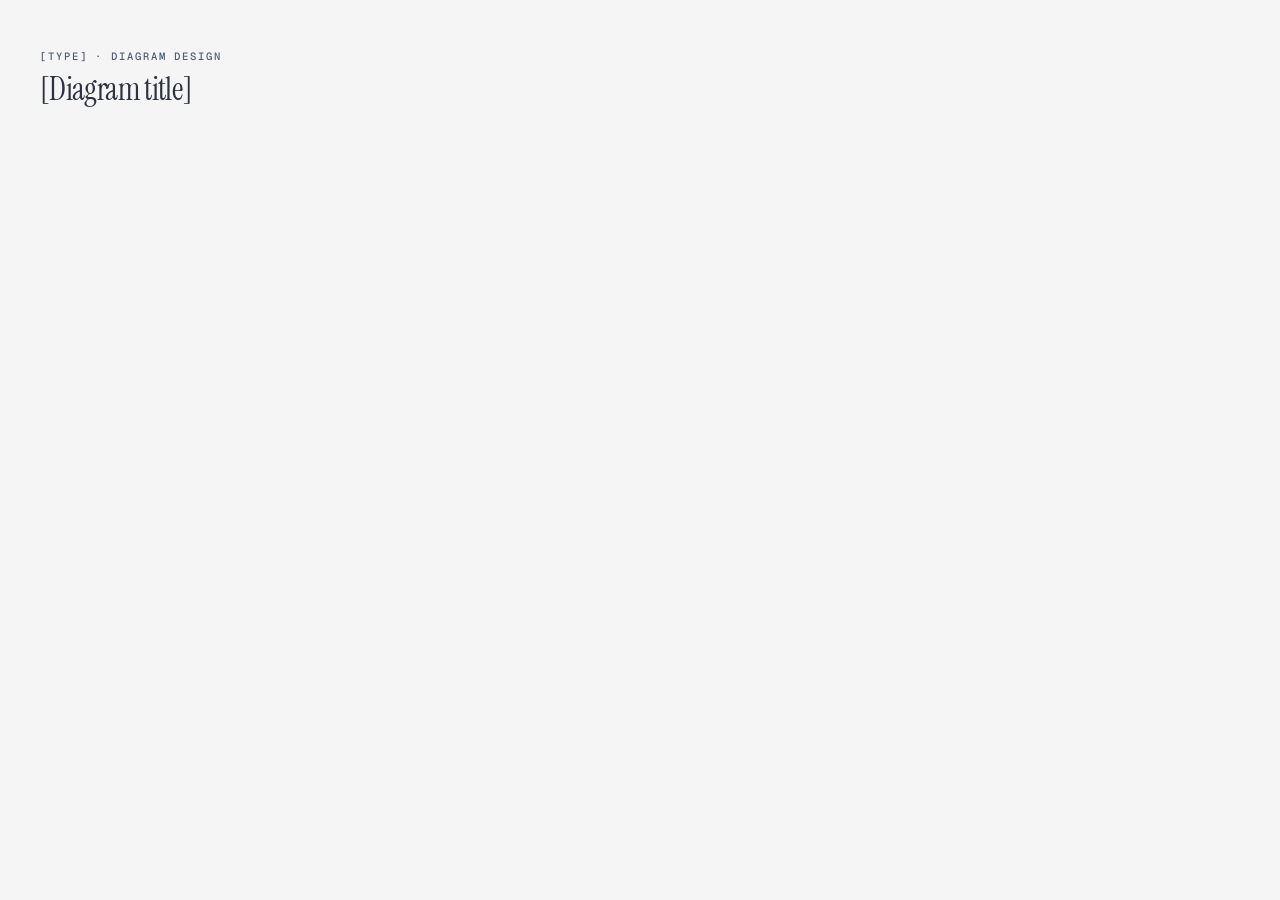
<file: references/common/da/diagram-design/assets/template.html>
<!DOCTYPE html>
<html lang="en">
<head>
  <meta charset="UTF-8">
  <meta name="viewport" content="width=device-width, initial-scale=1.0">
  <title>Diagram</title>
  <link href="https://fonts.googleapis.com/css2?family=Instrument+Serif:ital@0;1&family=Geist:wght@400;500;600&family=Geist+Mono:wght@400;500;600&display=swap" rel="stylesheet">
  <style>
    *, *::before, *::after { box-sizing: border-box; margin: 0; padding: 0; }
    :root {
      --color-paper:   #f5f5f5;   /* white-smoke */
      --color-ink:     #2d3142;   /* jet-black */
      --color-muted:   #4f5d75;   /* blue-slate */
      --color-accent:  #eb6c36;   /* atomic-tangerine */
      --font-sans:     'Geist', system-ui, sans-serif;
      --font-serif:    'Instrument Serif', serif;
      --font-mono:     'Geist Mono', ui-monospace, monospace;
    }

    body {
      font-family: var(--font-sans);
      background: var(--color-paper);
      color: var(--color-ink);
      min-height: 100vh;
      display: flex;
      align-items: center;
      justify-content: center;
      padding: 3rem 2rem;
    }

    .frame { max-width: 1200px; width: 100%; }

    .eyebrow {
      font-family: var(--font-mono);
      font-size: 0.66rem;
      font-weight: 500;
      letter-spacing: 0.18em;
      text-transform: uppercase;
      color: var(--color-muted);
      margin-bottom: 0.5rem;
    }

    h1 {
      font-family: var(--font-serif);
      font-size: clamp(1.5rem, 2.4vw + 0.75rem, 2rem);
      font-weight: 400;
      letter-spacing: -0.02em;
      line-height: 1.15;
      color: var(--color-ink);
      margin-bottom: 1.5rem;
    }

    svg { width: 100%; min-width: 900px; display: block; }
  </style>
</head>
<body>
  <div class="frame">
    <p class="eyebrow">[Type] · Diagram Design</p>
    <h1>[Diagram title]</h1>

    <!-- Replace [diagram-slug] with a unique slug for this diagram before export. -->
    <svg viewBox="0 0 1000 600" xmlns="http://www.w3.org/2000/svg" role="img" aria-labelledby="[diagram-slug]-title [diagram-slug]-desc">
      <title id="[diagram-slug]-title">[Diagram title]</title>
      <desc id="[diagram-slug]-desc">[One sentence describing what the diagram shows]</desc>
      <defs>
        <marker id="arrow" markerWidth="8" markerHeight="6" refX="7" refY="3" orient="auto"><polygon points="0 0, 8 3, 0 6" fill="#4f5d75"/></marker>
        <marker id="arrow-accent" markerWidth="8" markerHeight="6" refX="7" refY="3" orient="auto"><polygon points="0 0, 8 3, 0 6" fill="#eb6c36"/></marker>
        <marker id="arrow-link" markerWidth="8" markerHeight="6" refX="7" refY="3" orient="auto"><polygon points="0 0, 8 3, 0 6" fill="#2e5aa8"/></marker>

        <!-- OPTIONAL: dot-pattern background. Uncomment the <pattern> and the second <rect> below if you want the dotted paper look. -->
        <!--
        <pattern id="dots" width="22" height="22" patternUnits="userSpaceOnUse">
          <circle cx="1" cy="1" r="0.9" fill="rgba(45,49,66,0.10)"/>
        </pattern>
        -->
      </defs>

      <rect width="100%" height="100%" fill="#f5f5f5"/>
      <!-- <rect width="100%" height="100%" fill="url(#dots)" opacity="0.55"/> -->

      <!-- Draw arrows first, then nodes. Replace with your content. -->

    </svg>
  </div>
</body>
</html>
</file>
